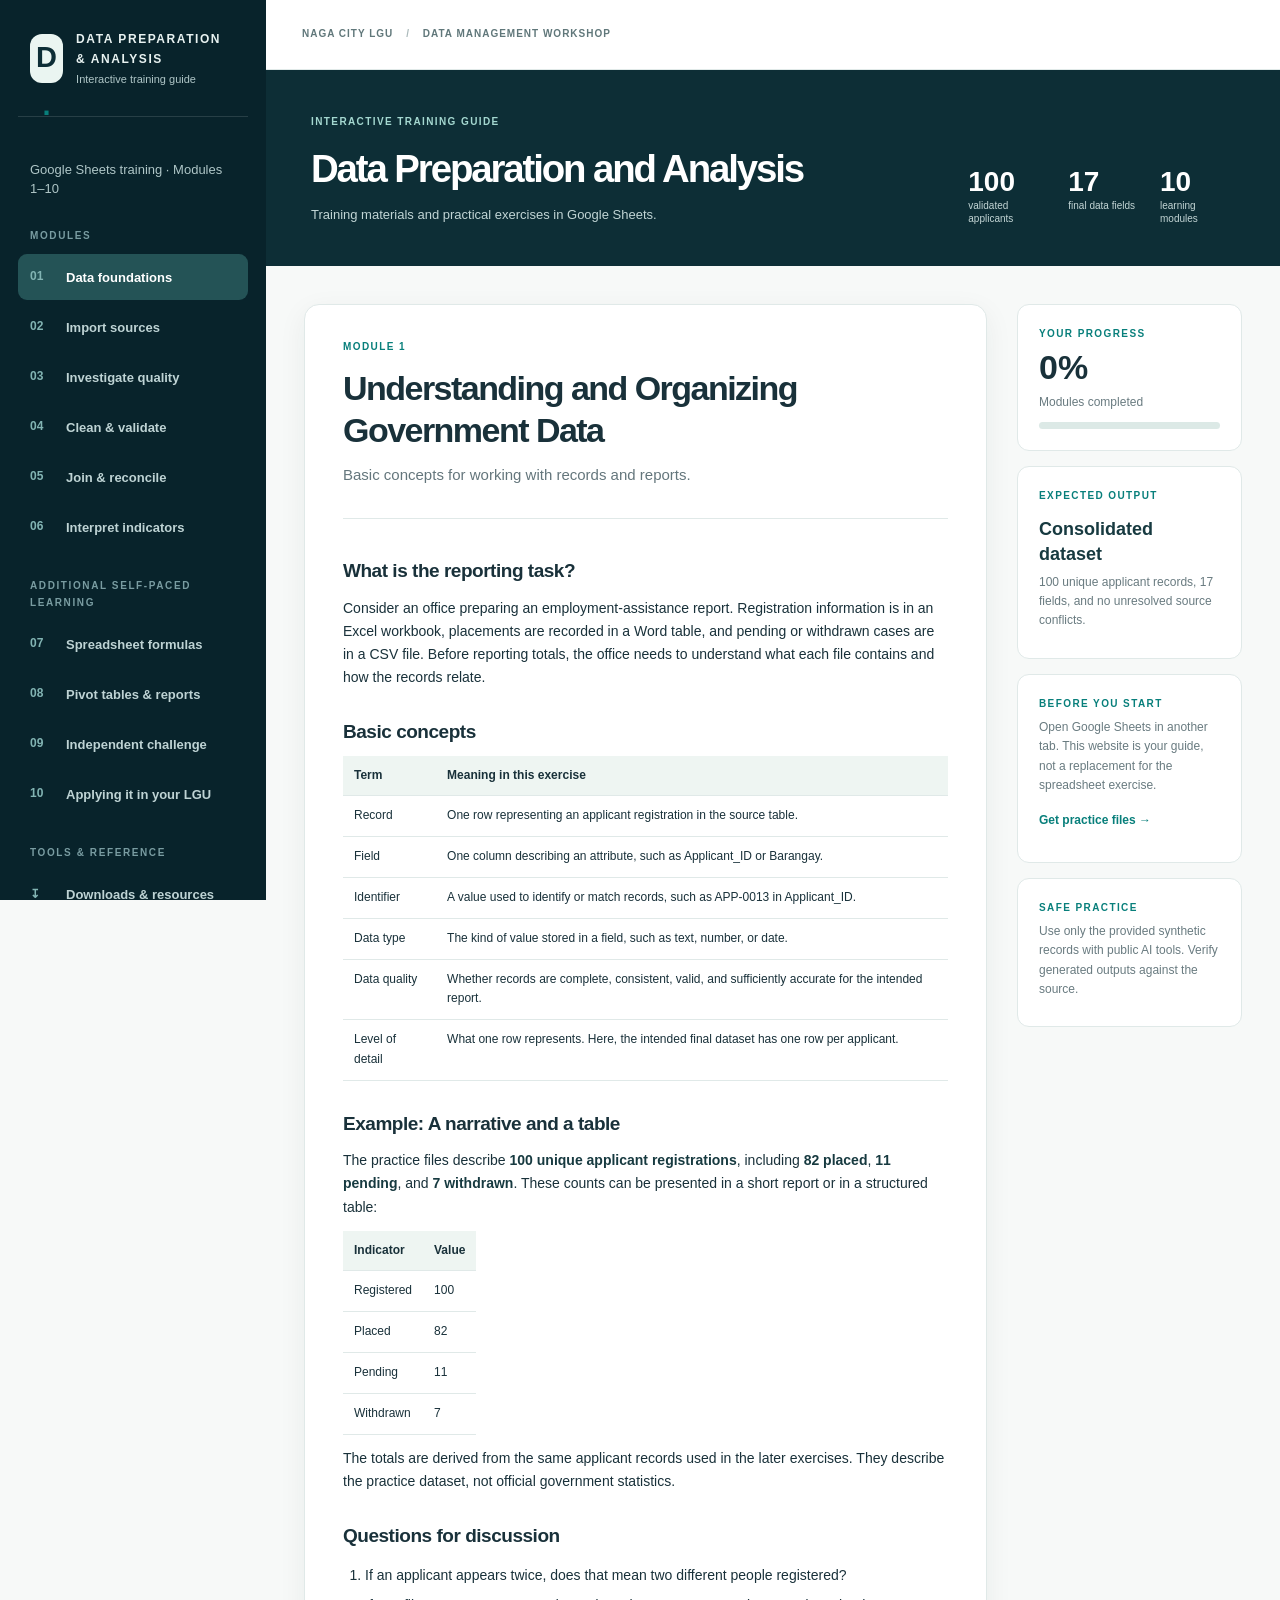
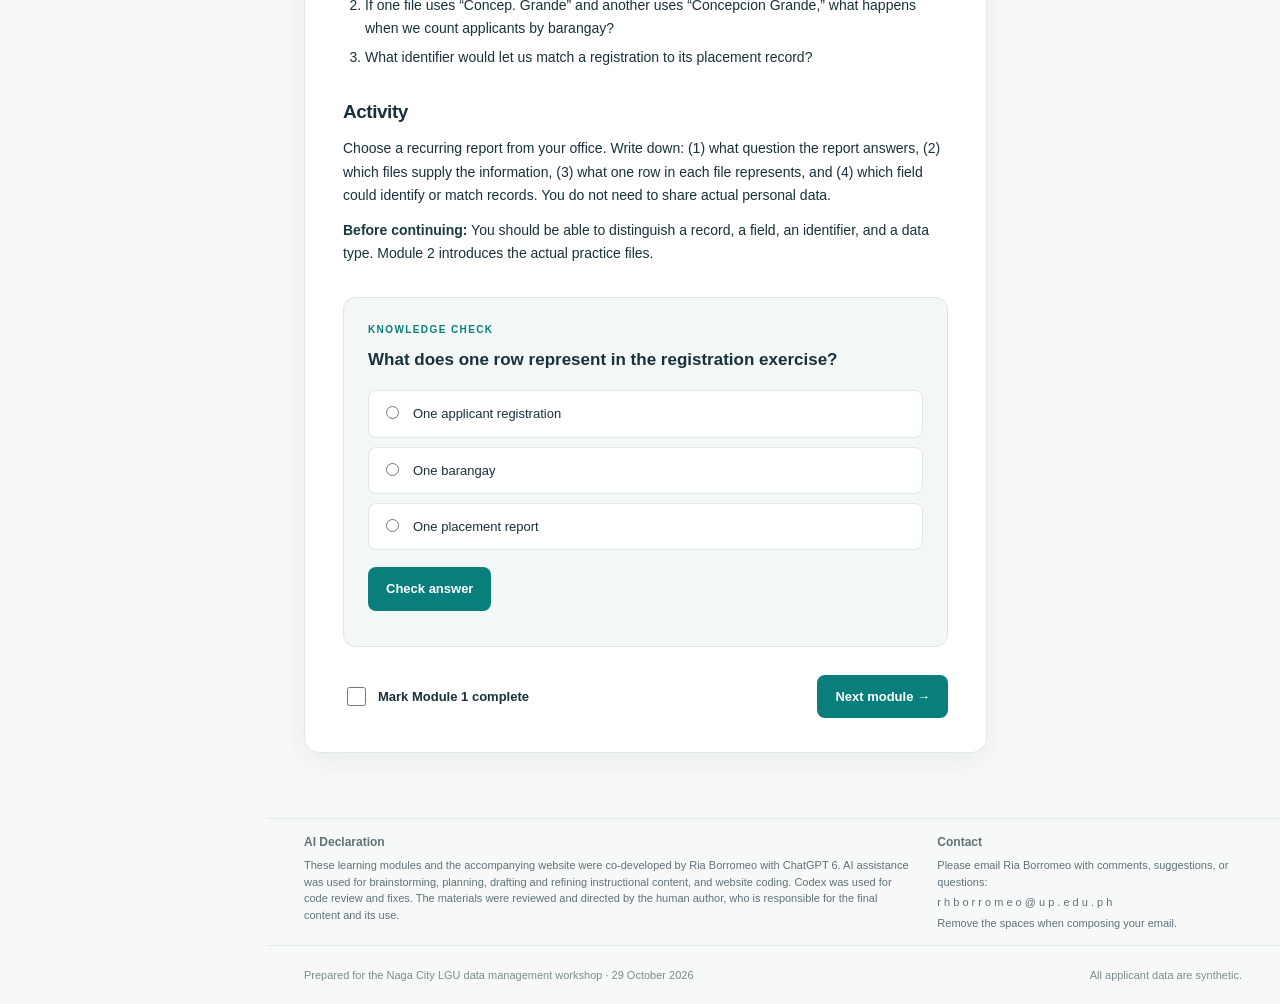
<file: data-prep/index.html>
<!DOCTYPE html>

<html lang="en"><head><meta charset="utf-8"/><meta content="width=device-width, initial-scale=1" name="viewport"/><meta content="#0d2e36" name="theme-color"/><meta content="Self-paced Google Sheets training in data preparation, validation, integration and indicators." name="description"/><title>Data Preparation and Analysis | Training Guide</title><link href="styles.css" rel="stylesheet"/></head><body>
<a class="skip" href="#main">Skip to content</a><div class="app-shell">
<aside aria-label="Course navigation" class="sidebar"><div class="brand"><span class="brand-mark">D<span class="brand-dot">.</span></span><div><strong>DATA PREPARATION &amp; ANALYSIS</strong><small>Interactive training guide</small></div></div>
<div class="course-meta"><p>Google Sheets training · Modules 1–10</p></div>
<div class="nav-heading">MODULES</div><nav class="module-nav"><button class="nav-item" data-nav="1" type="button"><span class="nav-number">01</span><span class="nav-name">Data foundations</span><span aria-hidden="true" class="nav-check">✓</span></button><button class="nav-item" data-nav="2" type="button"><span class="nav-number">02</span><span class="nav-name">Import sources</span><span aria-hidden="true" class="nav-check">✓</span></button><button class="nav-item" data-nav="3" type="button"><span class="nav-number">03</span><span class="nav-name">Investigate quality</span><span aria-hidden="true" class="nav-check">✓</span></button><button class="nav-item" data-nav="4" type="button"><span class="nav-number">04</span><span class="nav-name">Clean &amp; validate</span><span aria-hidden="true" class="nav-check">✓</span></button><button class="nav-item" data-nav="5" type="button"><span class="nav-number">05</span><span class="nav-name">Join &amp; reconcile</span><span aria-hidden="true" class="nav-check">✓</span></button><button class="nav-item" data-nav="6" type="button"><span class="nav-number">06</span><span class="nav-name">Interpret indicators</span><span aria-hidden="true" class="nav-check">✓</span></button></nav><div class="nav-heading nav-heading-lower">ADDITIONAL SELF-PACED LEARNING</div><nav class="module-nav"><button class="nav-item" data-nav="7" type="button"><span class="nav-number">07</span><span class="nav-name">Spreadsheet formulas</span><span aria-hidden="true" class="nav-check">✓</span></button><button class="nav-item" data-nav="8" type="button"><span class="nav-number">08</span><span class="nav-name">Pivot tables &amp; reports</span><span aria-hidden="true" class="nav-check">✓</span></button><button class="nav-item" data-nav="9" type="button"><span class="nav-number">09</span><span class="nav-name">Independent challenge</span><span aria-hidden="true" class="nav-check">✓</span></button><button class="nav-item" data-nav="11" type="button"><span class="nav-number">10</span><span class="nav-name">Applying it in your LGU</span><span aria-hidden="true" class="nav-check">✓</span></button></nav><div class="nav-heading nav-heading-lower">TOOLS &amp; REFERENCE</div><nav class="utility-nav"><button class="nav-item" data-nav="10" type="button"><span class="nav-number">↧</span><span class="nav-name">Downloads &amp; resources</span></button></nav><div class="sidebar-bottom"><span id="progress-label">0 of 6 modules complete</span><div class="progress-track"><div id="progress-fill"></div></div><button id="reset-progress" type="button">Reset module checkmarks</button><div aria-live="polite" class="optional-progress"><strong id="optional-progress-label">0 of 4 additional modules complete</strong><div class="progress-track"><div id="optional-progress-fill"></div></div></div><div class="backup-controls"><button id="export-progress" type="button">Export progress backup</button><button id="import-progress" type="button">Import progress backup</button><input accept=".json,application/json" hidden="" id="import-progress-file" type="file"/><p aria-live="polite" id="storage-status" role="status"></p></div></div></aside>
<div class="workspace"><header class="topbar"><button aria-controls="mobile-drawer" aria-expanded="false" id="mobile-menu" type="button">☰ <span>Modules</span></button><div class="top-label">NAGA CITY LGU <span>/</span> DATA MANAGEMENT WORKSHOP</div></header>
<div class="mobile-drawer" hidden="" id="mobile-drawer"><div class="mobile-nav"><button class="nav-item" data-nav="1" type="button"><span class="nav-number">01</span><span class="nav-name">Data foundations</span><span aria-hidden="true" class="nav-check">✓</span></button><button class="nav-item" data-nav="2" type="button"><span class="nav-number">02</span><span class="nav-name">Import sources</span><span aria-hidden="true" class="nav-check">✓</span></button><button class="nav-item" data-nav="3" type="button"><span class="nav-number">03</span><span class="nav-name">Investigate quality</span><span aria-hidden="true" class="nav-check">✓</span></button><button class="nav-item" data-nav="4" type="button"><span class="nav-number">04</span><span class="nav-name">Clean &amp; validate</span><span aria-hidden="true" class="nav-check">✓</span></button><button class="nav-item" data-nav="5" type="button"><span class="nav-number">05</span><span class="nav-name">Join &amp; reconcile</span><span aria-hidden="true" class="nav-check">✓</span></button><button class="nav-item" data-nav="6" type="button"><span class="nav-number">06</span><span class="nav-name">Interpret indicators</span><span aria-hidden="true" class="nav-check">✓</span></button><button class="nav-item" data-nav="7" type="button"><span class="nav-number">07</span><span class="nav-name">Spreadsheet formulas</span><span aria-hidden="true" class="nav-check">✓</span></button><button class="nav-item" data-nav="8" type="button"><span class="nav-number">08</span><span class="nav-name">Pivot tables &amp; reports</span><span aria-hidden="true" class="nav-check">✓</span></button><button class="nav-item" data-nav="9" type="button"><span class="nav-number">09</span><span class="nav-name">Independent challenge</span><span aria-hidden="true" class="nav-check">✓</span></button><button class="nav-item" data-nav="11" type="button"><span class="nav-number">10</span><span class="nav-name">Applying it in your LGU</span><span aria-hidden="true" class="nav-check">✓</span></button><button class="nav-item" data-nav="10" type="button">↧   Downloads &amp; resources</button></div></div>
<div aria-label="Your progress" id="mobile-progress"></div>
<main id="main"><div class="intro-banner"><span class="intro-kicker">INTERACTIVE TRAINING GUIDE</span><div class="intro-row"><div><h2>Data Preparation and Analysis</h2><p>Training materials and practical exercises in Google Sheets.</p></div><div class="intro-metrics"><div><strong>100</strong><span>validated applicants</span></div><div><strong>17</strong><span>final data fields</span></div><div><strong>10</strong><span>learning modules</span></div></div></div></div>
<div class="content-layout"><div class="main-column"><section class="module-panel" data-module="1" hidden="" id="module-1">
<div class="eyebrow">MODULE 1</div>
<h1>Understanding and Organizing Government Data</h1><p class="lead">Basic concepts for working with records and reports.</p>
<div class="module-content">
<h3>What is the reporting task?</h3>
<p>Consider an office preparing an employment-assistance report. Registration information is in an Excel workbook, placements are recorded in a Word table, and pending or withdrawn cases are in a CSV file. Before reporting totals, the office needs to understand what each file contains and how the records relate.</p>
<h3>Basic concepts</h3>
<table class="responsive-table"><thead><tr><th>Term</th><th>Meaning in this exercise</th></tr></thead><tbody>
<tr><td data-label="Term">Record</td><td data-label="Meaning in this exercise">One row representing an applicant registration in the source table.</td></tr>
<tr><td data-label="Term">Field</td><td data-label="Meaning in this exercise">One column describing an attribute, such as Applicant_ID or Barangay.</td></tr>
<tr><td data-label="Term">Identifier</td><td data-label="Meaning in this exercise">A value used to identify or match records, such as APP-0013 in Applicant_ID.</td></tr>
<tr><td data-label="Term">Data type</td><td data-label="Meaning in this exercise">The kind of value stored in a field, such as text, number, or date.</td></tr>
<tr><td data-label="Term">Data quality</td><td data-label="Meaning in this exercise">Whether records are complete, consistent, valid, and sufficiently accurate for the intended report.</td></tr>
<tr><td data-label="Term">Level of detail</td><td data-label="Meaning in this exercise">What one row represents. Here, the intended final dataset has one row per applicant.</td></tr>
</tbody></table>
<h3>Example: A narrative and a table</h3>
<p>The practice files describe <strong>100 unique applicant registrations</strong>, including <strong>82 placed</strong>, <strong>11 pending</strong>, and <strong>7 withdrawn</strong>. These counts can be presented in a short report or in a structured table:</p>
<table class="responsive-table"><thead><tr><th>Indicator</th><th>Value</th></tr></thead><tbody><tr><td data-label="Indicator">Registered</td><td data-label="Value">100</td></tr><tr><td data-label="Indicator">Placed</td><td data-label="Value">82</td></tr><tr><td data-label="Indicator">Pending</td><td data-label="Value">11</td></tr><tr><td data-label="Indicator">Withdrawn</td><td data-label="Value">7</td></tr></tbody></table>
<p>The totals are derived from the same applicant records used in the later exercises. They describe the practice dataset, not official government statistics.</p>
<h3>Questions for discussion</h3>
<ol><li>If an applicant appears twice, does that mean two different people registered?</li><li>If one file uses “Concep. Grande” and another uses “Concepcion Grande,” what happens when we count applicants by barangay?</li><li>What identifier would let us match a registration to its placement record?</li></ol>
<h3>Activity</h3>
<p>Choose a recurring report from your office. Write down: (1) what question the report answers, (2) which files supply the information, (3) what one row in each file represents, and (4) which field could identify or match records. You do not need to share actual personal data.</p>
<p><strong>Before continuing:</strong> You should be able to distinguish a record, a field, an identifier, and a data type. Module 2 introduces the actual practice files.</p>
</div><div class="quiz-card" data-correct="0"><div class="eyebrow">KNOWLEDGE CHECK</div><h3>What does one row represent in the registration exercise?</h3><div class="answers"><label class="answer"><input name="q1" type="radio" value="0"/><span>One applicant registration</span></label><label class="answer"><input name="q1" type="radio" value="1"/><span>One barangay</span></label><label class="answer"><input name="q1" type="radio" value="2"/><span>One placement report</span></label></div><button class="quiz-submit primary-btn" type="button">Check answer</button><p aria-live="polite" class="quiz-feedback"></p><template>The table has one row per applicant registration and uses a stable Applicant_ID.</template></div>
<div class="module-footer"><label class="done-label"><input class="done-checkbox" data-done="1" type="checkbox"/><span>Mark Module 1 complete</span></label><button class="next-btn primary-btn" data-next="2" type="button">Next module →</button></div>
</section><section class="module-panel" data-module="2" hidden="" id="module-2">
<div class="eyebrow">MODULE 2</div>
<h1>Importing and Structuring Data</h1><p class="lead">Set up the four source worksheets for the later exercises.</p>
<div class="module-content">
<h3>Before you begin</h3>
<ol><li>Use a computer with a browser and access to Google Sheets. Sign in to your Google account.</li><li>Download the four files below to a folder you can find again.</li><li>Open <strong>Google Sheets → Blank spreadsheet</strong>. Rename the workbook <strong>Employment Data Exercise</strong>.</li><li>Keep this website open in another browser tab. Return to it after each step.</li></ol>
<div class="file-grid"><a class="file-card" download="" href="downloads/10_Module_7_Formula_Practice.csv"><span class="file-icon">CSV</span><span class="file-info"><strong>10_Module_7_Formula_Practice.csv</strong><small>Optional Module 7 · 12 synthetic records</small></span><span aria-hidden="true" class="dl-arrow">↓</span></a>
<a class="file-card" download="" href="downloads/01_Applicant_Registrations_MESSY.xlsx"><span class="file-icon">XLS</span><span class="file-info"><strong>01_Applicant_Registrations_MESSY.xlsx</strong><small>101 registration rows · 8 fields</small></span><span class="dl-arrow">↓</span></a>
<a class="file-card" download="" href="downloads/02_Placement_Report_WORD.docx"><span class="file-icon">DOC</span><span class="file-info"><strong>02_Placement_Report_WORD.docx</strong><small>82 placement rows · 3 fields</small></span><span class="dl-arrow">↓</span></a>
<a class="file-card" download="" href="downloads/03_Pending_Withdrawn_Status.csv"><span class="file-icon">CSV</span><span class="file-info"><strong>03_Pending_Withdrawn_Status.csv</strong><small>18 status rows · 3 fields</small></span><span class="dl-arrow">↓</span></a>
<a class="file-card" download="" href="downloads/04_Barangay_Reference.xlsx"><span class="file-icon">XLS</span><span class="file-info"><strong>04_Barangay_Reference.xlsx</strong><small>27 reference rows · 3 fields</small></span><span class="dl-arrow">↓</span></a>
</div>
<p>Keep the four sources in separate worksheets. Each contains different information, and preserving the original tables lets us inspect them before combining records in Module 5.</p><h3>Step 1. Import the registration workbook</h3>
<ol><li>In your new Google Sheets workbook, choose <strong>File → Import → Upload → Browse</strong>, then select <code>01_Applicant_Registrations_MESSY.xlsx</code>.</li><li>For <strong>Import location</strong>, choose <strong>Insert new sheet(s)</strong>, then select <strong>Import data</strong>. The imported sheet may initially be called <code>Registrations</code>.</li><li>At the bottom of the workbook, double-click the imported sheet tab and rename it exactly <code>Registrations_Raw</code>.</li><li>Check that row 1 contains eight headings, from <code>Applicant_ID</code> in A1 to <code>Region</code> in H1. The last data row should be <strong>102</strong> (101 records plus one header).</li></ol>
<p>Check: In an unused cell such as J1, enter the formula below. It should return 101. Delete this temporary check afterward.</p>
<div class="code-wrap"><button class="copy-btn" type="button">Copy formula</button><pre><code>=COUNTA(A2:A102)</code></pre></div>
<h3>Step 2. Copy the placement table from Word</h3><ol><li>Open <code>02_Placement_Report_WORD.docx</code> in Microsoft Word or another application that displays its table.</li><li>In Google Sheets, add a blank sheet using the <strong>+</strong> button at the bottom. Rename it <code>Placements_Raw</code>.</li><li>In Word, select the <strong>entire placement table</strong>, including the header row, and copy it.</li><li>In Google Sheets, click <code>Placements_Raw!A1</code> and paste. If the table does not paste as three separate columns, use the alternative below.</li><li>Verify that A1 is <code>Applicant_ID</code>, B1 is <code>Date_Placed</code>, and C1 is <code>Employer_Industry</code>. The last data row should be <strong>83</strong>.</li></ol><div class="notice subtle"><strong>If the Word table does not paste into three columns:</strong> Do not try to guess a delimiter. Open the document in Word, copy the table into Excel first, verify that it occupies three columns, then copy those three columns from Excel into <code>Placements_Raw!A1</code>. This is often more reliable than splitting text copied from a Word table.</div><p><strong>Check:</strong> In <code>Placements_Raw!E1</code>, enter the formula below. Expected result: <strong>82</strong>.</p><div class="code-wrap"><button class="copy-btn" type="button">Copy formula</button><pre><code>=COUNTA(A2:A83)</code></pre></div><h3>Step 3. Import the status CSV</h3><ol><li>Choose <strong>File → Import → Upload → Browse</strong> and select <code>03_Pending_Withdrawn_Status.csv</code>.</li><li>Choose <strong>Insert new sheet(s)</strong>. If the import dialog asks for a separator, select <strong>Comma</strong>; if it offers automatic detection, verify that the preview has three columns.</li><li>Rename the imported sheet <code>Status_Raw</code>.</li><li>Check that columns A–C are <code>Applicant_ID</code>, <code>Status</code>, and <code>Days_Pending</code>. The last data row should be <strong>19</strong>.</li></ol><p><strong>Check:</strong> In <code>Status_Raw!E1</code>, enter the formula below. Expected result: <strong>18</strong>.</p><div class="code-wrap"><button class="copy-btn" type="button">Copy formula</button><pre><code>=COUNTA(A2:A19)</code></pre></div><h3>Step 4. Import the barangay reference workbook</h3><ol><li>Choose <strong>File → Import → Upload → Browse</strong> and select <code>04_Barangay_Reference.xlsx</code>.</li><li>Choose <strong>Insert new sheet(s)</strong>. Rename the imported sheet <code>Barangay_Reference</code> if needed.</li><li>Check that the three headings are <code>Barangay_Standard</code>, <code>Latitude</code>, and <code>Longitude</code>. The last data row should be <strong>28</strong>.</li></ol><p><strong>Check:</strong> In <code>Barangay_Reference!E1</code>, enter the formula below. Expected result: <strong>27</strong>.</p><div class="code-wrap"><button class="copy-btn" type="button">Copy formula</button><pre><code>=COUNTA(A2:A28)</code></pre></div><h3>Step 5. Check the imported worksheets</h3>
<table class="responsive-table"><thead><tr><th>Worksheet name</th><th>Expected headings</th><th>Data rows</th><th>Last row</th></tr></thead><tbody>
<tr><td data-label="Worksheet name"><code>Registrations_Raw</code></td><td data-label="Expected headings">A–H: Applicant_ID, Date_Registered, Barangay, Sector, Age_Group, City, Province, Region</td><td data-label="Data rows">101</td><td data-label="Last row">102</td></tr>
<tr><td data-label="Worksheet name"><code>Placements_Raw</code></td><td data-label="Expected headings">A–C: Applicant_ID, Date_Placed, Employer_Industry</td><td data-label="Data rows">82</td><td data-label="Last row">83</td></tr>
<tr><td data-label="Worksheet name"><code>Status_Raw</code></td><td data-label="Expected headings">A–C: Applicant_ID, Status, Days_Pending</td><td data-label="Data rows">18</td><td data-label="Last row">19</td></tr>
<tr><td data-label="Worksheet name"><code>Barangay_Reference</code></td><td data-label="Expected headings">A–C: Barangay_Standard, Latitude, Longitude</td><td data-label="Data rows">27</td><td data-label="Last row">28</td></tr>
</tbody></table>
<p>Optional: For easier browsing, select row 1 and choose <strong>View → Freeze → 1 row</strong>. You can also select the populated table and choose <strong>Data → Create a filter</strong>. Do not change any original values in these four sheets.</p>
<h3>What to do if a check fails</h3>
<ul><li><strong>Wrong number of rows:</strong> Check whether the header was copied, whether any rows were omitted, and whether you counted data rows rather than the header.</li><li><strong>All values in column A:</strong> Re-import the CSV using a comma separator. For the Word table, use the Word → Excel → Google Sheets alternative above.</li><li><strong>Later formulas say a worksheet cannot be found:</strong> Check the spelling of the four worksheet names, including underscores.</li><li><strong>Dates appear as text:</strong> Leave them unchanged for now. We will convert dates in working columns in later modules.</li><li><strong>The CSV heading has an unexpected character:</strong> Re-import with UTF-8 encoding if the import dialog offers it. The heading should be exactly <code>Applicant_ID</code>.</li></ul>
<p><strong>Remove temporary count checks: </strong>Delete the formulas entered in Registrations_Raw!J1, Placements_Raw!E1, Status_Raw!E1, and Barangay_Reference!E1 after verifying the counts. Later modules use some of these cells for other purposes.</p><p><strong>Before continuing:</strong> Confirm that all four source worksheets exist, the headings occupy the expected columns, and the row counts are 101, 82, 18, and 27. Module 3 will inspect the source data for quality issues.</p>
</div><div class="quiz-card" data-correct="1"><div class="eyebrow">KNOWLEDGE CHECK</div><h3>Why do we keep the four imported sources in separate worksheets?</h3><div class="answers"><label class="answer"><input name="q2" type="radio" value="0"/><span>To make all the tables have the same number of rows</span></label><label class="answer"><input name="q2" type="radio" value="1"/><span>To preserve the sources and inspect their contents before combining records</span></label><label class="answer"><input name="q2" type="radio" value="2"/><span>Because Google Sheets cannot use information from different worksheets</span></label></div><button class="quiz-submit primary-btn" type="button">Check answer</button><p aria-live="polite" class="quiz-feedback"></p><template>The worksheets preserve different source records. We check their structure and quality before combining related information.</template></div>
<div class="module-footer"><label class="done-label"><input class="done-checkbox" data-done="2" type="checkbox"/><span>Mark Module 2 complete</span></label><button class="next-btn primary-btn" data-next="3" type="button">Next module →</button></div>
</section><section class="module-panel" data-module="3" hidden="" id="module-3">
<div class="eyebrow">MODULE 3</div>
<h1>Identifying Data Quality Issues</h1><p class="lead">Inspect the source records and decide which issues need correction or review.</p>
<div class="module-content"><h3>What to look for</h3><p>Before changing a dataset, check whether records are complete, valid, consistent, and unique. An unusual value may be a data-entry error, but it may also be correct. Keep the original records while investigating.</p><h3>Types of issues</h3><p>Different problems require different responses. Formatting differences can often be standardized. An abbreviation should be checked against an approved reference. Duplicate identifiers and missing or unexpected values require review before a record is changed or excluded.</p><table class="responsive-table"><thead><tr><th>Issue</th><th>Example</th><th>Response</th></tr></thead><tbody><tr><td data-label="Issue">Formatting</td><td data-label="Example">Extra spaces</td><td data-label="Response">Standardize in a working column</td></tr><tr><td data-label="Issue">Inconsistent representation</td><td data-label="Example"><code>Concep. Grande</code></td><td data-label="Response">Compare with the reference list</td></tr><tr><td data-label="Issue">Duplicate identifier</td><td data-label="Example"><code>APP-0013</code> appears twice</td><td data-label="Response">Compare both records and document a decision</td></tr><tr><td data-label="Issue">Missing or invalid value</td><td data-label="Example">Blank required field</td><td data-label="Response">Investigate before using the record</td></tr></tbody></table><h3>Step 1. Examine the registration worksheet</h3><ol><li>Open <code>Registrations_Raw</code> in the workbook created in Module 2.</li><li>Confirm that row 1 contains the headings and that data occupy rows 2–102.</li><li>To examine one field, select the table and choose <strong>Data → Create a filter</strong>. Use the filter arrow in a heading to inspect values. Clear the filter before continuing.</li><li>Inspect columns A (<code>Applicant_ID</code>), C (<code>Barangay</code>), and D (<code>Sector</code>). Compare your observations with the table below.</li></ol><table class="responsive-table"><thead><tr><th>Issue</th><th>What you should find</th><th>Next action</th></tr></thead><tbody><tr><td data-label="Issue">Repeated identifier</td><td data-label="What you should find"><code>APP-0013</code> occurs in rows <strong>14 and 102</strong>.</td><td data-label="Next action">Compare both records; document which one to retain.</td></tr><tr><td data-label="Issue">Extra spaces</td><td data-label="What you should find">Rows <strong>7 and 20</strong> contain barangay names with spaces at the beginning or end.</td><td data-label="Next action">Remove spaces in a working column.</td></tr><tr><td data-label="Issue">Abbreviated barangay</td><td data-label="What you should find">Row <strong>31</strong> contains <code>Concep. Grande</code>.</td><td data-label="Next action">Use the approved name <code>Concepcion Grande</code>.</td></tr><tr><td data-label="Issue">Inconsistent capitalization</td><td data-label="What you should find">Rows <strong>10 and 46</strong> contain <code>YOUTH (18–30)</code>.</td><td data-label="Next action">Standardize the sector label.</td></tr><tr><td data-label="Issue">Missing values</td><td data-label="What you should find">No blank values in the eight original registration fields.</td><td data-label="Next action">Still check required fields when new records arrive.</td></tr></tbody></table><p><strong>Important:</strong> The row numbers above refer to the original imported worksheet. Sorting the worksheet may change their positions. You can always find a record using its <code>Applicant_ID</code>.</p><h3>Step 2. Compare the duplicate records</h3><ol><li>Locate <code>APP-0013</code> in rows 14 and 102.</li><li>Compare columns A–H in both rows. In this practice file, the values are identical.</li><li>Do not delete either row from <code>Registrations_Raw</code>. Module 4 will record a decision in a separate working worksheet.</li></ol><h3>Step 3. Create a cleaning log</h3><ol><li>Click <strong>+</strong> at the bottom of Google Sheets to create a worksheet.</li><li>Rename it <code>Cleaning_Log</code>.</li><li>Enter these six headings in cells A1–F1: <code>Date</code>, <code>Worksheet</code>, <code>Applicant_ID</code>, <code>Issue</code>, <code>Decision</code>, <code>Basis/Reviewer</code>.</li><li>Record that <code>APP-0013</code> has two identical source records. The final retain/exclude decision will be entered in Module 4.</li></ol><p>For example, after creating the six headings, you can enter the following in row 2. Leave the final decision open until Module 4.</p><table class="responsive-table"><thead><tr><th>Cell</th><th>Example entry</th></tr></thead><tbody><tr><td data-label="Cell">A2</td><td data-label="Example entry">Date of your review</td></tr><tr><td data-label="Cell">B2</td><td data-label="Example entry"><code>Registrations_Raw</code></td></tr><tr><td data-label="Cell">C2</td><td data-label="Example entry"><code>APP-0013</code></td></tr><tr><td data-label="Cell">D2</td><td data-label="Example entry"><code>Duplicate identifier</code></td></tr><tr><td data-label="Cell">E2</td><td data-label="Example entry"><code>Pending review</code></td></tr><tr><td data-label="Cell">F2</td><td data-label="Example entry"><code>Rows 14 and 102 have identical values; reviewer: [your name]</code></td></tr></tbody></table><p>The working sheet will hold the actual cleaning formulas and review decisions. The cleaning log records what was found, what was decided, and the basis for that decision.</p><p><strong>Check:</strong> You should have identified the issues without changing the original registration values. The cleaning log should have its six headings.</p></div>
<div class="quiz-card" data-correct="1"><div class="eyebrow">KNOWLEDGE CHECK</div><h3>APP-0013 appears twice with identical values. What is the appropriate action?</h3><div class="answers"><label class="answer"><input name="q3" type="radio" value="0"/><span>Delete both automatically</span></label><label class="answer"><input name="q3" type="radio" value="1"/><span>Flag, compare, then retain one with a documented decision</span></label><label class="answer"><input name="q3" type="radio" value="2"/><span>Count both as two applicants</span></label></div><button class="quiz-submit primary-btn" type="button">Check answer</button><p aria-live="polite" class="quiz-feedback"></p><template>A duplicate is a review finding. The decision must be verified and recorded.</template></div>
<div class="module-footer"><label class="done-label"><input class="done-checkbox" data-done="3" type="checkbox"/><span>Mark Module 3 complete</span></label><button class="next-btn primary-btn" data-next="4" type="button">Next module →</button></div>
</section><section class="module-panel" data-module="4" hidden="" id="module-4">
<div class="eyebrow">MODULE 4</div>
<h1>Cleaning and Validating Data</h1><p class="lead">Apply cleaning formulas, review duplicates, and create a validated registration table.</p>
<div class="module-content"><p>This module has four operations: <strong>standardize values</strong>, <strong>identify records requiring review</strong>, <strong>record decisions</strong>, and <strong>create a validated dataset</strong>. Follow the steps in order.</p><h3>Step 1. Make a working copy</h3><ol><li>In Google Sheets, right-click the <code>Registrations_Raw</code> worksheet tab.</li><li>Choose <strong>Duplicate</strong>.</li><li>Rename the new worksheet <code>Registrations_Auto</code>.</li><li>Do not edit the original values in columns A–H.</li><li>Enter these headings in row 1 of the new sheet: <code>I1 Barangay_Trimmed</code>, <code>J1 Barangay_Clean</code>, <code>K1 Sector_Clean</code>, <code>L1 ID_Count</code>, <code>M1 Duplicate_Review</code>, <code>N1 Barangay_Check</code>, <code>O1 Record_Check</code>, <code>P1 Review_Decision</code>.</li></ol><p>Enter the seven formulas below in row 2, one at a time. Leave column P empty until the duplicate-review step.</p><h3>Step 2. Enter the cleaning and checking formulas</h3>
<h3>A. Standardize values</h3><h4>Remove extra spaces</h4><p><strong>Worksheet:</strong> <code>Registrations_Auto</code> · <strong>Cell:</strong> <code>I2</code>. Remove leading and trailing spaces from the barangay name.</p><div class="code-wrap"><button aria-label="Copy formula" class="copy-btn" type="button">Copy formula</button><pre><code>=TRIM(C2)</code></pre></div><p>Check that the result for row 7 no longer has spaces at the beginning or end.</p>
<h4>Standardize the barangay</h4><p><strong>Worksheet:</strong> <code>Registrations_Auto</code> · <strong>Cell:</strong> <code>J2</code>. Replace the known abbreviation with the approved name.</p><div class="code-wrap"><button aria-label="Copy formula" class="copy-btn" type="button">Copy formula</button><pre><code>=IF(I2="Concep. Grande","Concepcion Grande",I2)</code></pre></div><p>Row 31 should display <code>Concepcion Grande</code>.</p>
<h4>Standardize the sector</h4><p><strong>Worksheet:</strong> <code>Registrations_Auto</code> · <strong>Cell:</strong> <code>K2</code>. Convert the uppercase youth label to the agreed capitalization.</p><div class="code-wrap"><button aria-label="Copy formula" class="copy-btn" type="button">Copy formula</button><pre><code>=IF(UPPER(TRIM(D2))="YOUTH (18–30)","Youth (18–30)",TRIM(D2))</code></pre></div><p>Rows 10 and 46 should display <code>Youth (18–30)</code>.</p>
<h3>B. Identify records requiring review</h3><h4>Count repeated identifiers</h4><p><strong>Worksheet:</strong> <code>Registrations_Auto</code> · <strong>Cell:</strong> <code>L2</code>. Count how often each applicant ID appears in column A.</p><div class="code-wrap"><button aria-label="Copy formula" class="copy-btn" type="button">Copy formula</button><pre><code>=COUNTIF($A$2:$A,A2)</code></pre></div><p>Rows 14 and 102 should each return <strong>2</strong>.</p>
<h4>Flag duplicate IDs</h4><p><strong>Worksheet:</strong> <code>Registrations_Auto</code> · <strong>Cell:</strong> <code>M2</code>. Mark IDs that appear more than once.</p><div class="code-wrap"><button aria-label="Copy formula" class="copy-btn" type="button">Copy formula</button><pre><code>=IF(A2="","Missing ID",IF(L2&gt;1,"Review duplicate","Unique"))</code></pre></div><p>Rows 14 and 102 should show <code>Review duplicate</code>.</p>
<h4>Validate the barangay</h4><p><strong>Worksheet:</strong> <code>Registrations_Auto</code> · <strong>Cell:</strong> <code>N2</code>. Check the cleaned barangay against the 27 approved values in <code>Barangay_Reference</code>.</p><div class="code-wrap"><button aria-label="Copy formula" class="copy-btn" type="button">Copy formula</button><pre><code>=IF(J2="","Missing",IF(COUNTIF(Barangay_Reference!$A$2:$A,J2)&gt;0,"Valid","Review"))</code></pre></div><p>All 101 records should show <code>Valid</code>.</p>
<h4>Check each record</h4><p><strong>Worksheet:</strong> <code>Registrations_Auto</code> · <strong>Cell:</strong> <code>O2</code>. Classify records as ready or requiring review.</p><div class="code-wrap"><button aria-label="Copy formula" class="copy-btn" type="button">Copy formula</button><pre><code>=IF(A2="","Review missing ID",IF(M2="Review duplicate","Review duplicate",IF(N2&lt;&gt;"Valid","Review barangay","Ready")))</code></pre></div><p>Expected: <strong>99 Ready</strong> and <strong>2 Review duplicate</strong>.</p>
<p><strong>Copying formulas down: </strong>After you have entered all seven formulas, copy Registrations_Auto!I2:O2, select I3:O102, and paste. Google Sheets adjusts relative references such as C2 to C3 in the next row. References with dollar signs, such as $A$2:$A, remain fixed.</p><h3>Step 3. Verify the results before making decisions</h3><p>In <code>Registrations_Auto</code>, enter these checks in the indicated cells:</p>
<h4>Count records ready for use</h4><p><strong>Worksheet:</strong> <code>Registrations_Auto</code> · <strong>Cell:</strong> <code>R2</code>. Enter <code>Ready records</code> in R1.</p><div class="code-wrap"><button aria-label="Copy formula" class="copy-btn" type="button">Copy formula</button><pre><code>=COUNTIF(O2:O102,"Ready")</code></pre></div><p>Expected result: <strong>99</strong>.</p>
<h4>Count records needing duplicate review</h4><p><strong>Worksheet:</strong> <code>Registrations_Auto</code> · <strong>Cell:</strong> <code>S2</code>. Enter <code>Duplicate reviews</code> in S1.</p><div class="code-wrap"><button aria-label="Copy formula" class="copy-btn" type="button">Copy formula</button><pre><code>=COUNTIF(O2:O102,"Review duplicate")</code></pre></div><p>Expected result: <strong>2</strong>.</p>
<h4>Count valid barangays</h4><p><strong>Worksheet:</strong> <code>Registrations_Auto</code> · <strong>Cell:</strong> <code>T2</code>. Enter <code>Valid barangays</code> in T1.</p><div class="code-wrap"><button aria-label="Copy formula" class="copy-btn" type="button">Copy formula</button><pre><code>=COUNTIF(N2:N102,"Valid")</code></pre></div><p>Expected result: <strong>101</strong>.</p>
<h3>C. Review and resolve issues</h3><h3>Step 4. Record the duplicate decision</h3><ol><li>Compare the two <code>APP-0013</code> records in rows 14 and 102. In this exercise they have identical values.</li><li>In <code>Registrations_Auto!P14</code>, enter <code>Retain</code>.</li><li>In <code>Registrations_Auto!P102</code>, enter <code>Exclude</code>.</li><li>Leave column P blank for the other 99 records.</li><li>In <code>Cleaning_Log!E2</code>, replace <code>Pending review</code> with <code>Retain row 14; exclude row 102</code>. In <code>F2</code>, record that both source rows were compared and found identical, and include the reviewer’s name. Keep the source records unchanged.</li></ol><p>These are decisions for the supplied practice file. In an actual office dataset, duplicates should be reviewed before deciding which record to keep.</p><h3>D. Create the validated dataset</h3><h3>Step 5. Create the validated registration worksheet</h3><ol><li>Create a new blank worksheet named <code>Registrations_Validated</code>.</li><li>Click cell <code>A1</code> and paste the formula below. The formula fills columns A–H automatically. Leave the cells below and to the right of A1 empty so the result can expand.</li></ol>
<div class="code-wrap"><button aria-label="Copy formula" class="copy-btn" type="button">Copy formula</button><pre><code>={
"Applicant_ID","Date_Registered","Barangay","Sector","Age_Group","City","Province","Region";
FILTER(
{Registrations_Auto!A2:B,Registrations_Auto!J2:K,Registrations_Auto!E2:H},
(Registrations_Auto!O2:O="Ready")+(Registrations_Auto!P2:P="Retain")
)
}</code></pre></div>
<p><strong>Expected:</strong> 100 applicant rows, with headings in row 1. The duplicate appears once. The dates may still be stored as text; we will convert them in Module 5.</p>
<h4>Count validated applicants</h4><p><strong>Worksheet:</strong> <code>Registrations_Validated</code> · <strong>Cell:</strong> <code>J2</code>. In <code>Registrations_Validated</code>, enter <code>Validated records</code> in J1.</p><div class="code-wrap"><button aria-label="Copy formula" class="copy-btn" type="button">Copy formula</button><pre><code>=COUNTA(A2:A)</code></pre></div><p>Expected result: <strong>100</strong>.</p>
<h4>Count unique applicant IDs</h4><p><strong>Worksheet:</strong> <code>Registrations_Validated</code> · <strong>Cell:</strong> <code>K2</code>. Enter <code>Unique IDs</code> in K1.</p><div class="code-wrap"><button aria-label="Copy formula" class="copy-btn" type="button">Copy formula</button><pre><code>=COUNTUNIQUE(A2:A)</code></pre></div><p>Expected result: <strong>100</strong>.</p>
<h3>Step 6. Create the unresolved-review worksheet</h3><ol><li>Create a new blank worksheet named <code>Registrations_For_Review</code>.</li><li>Click <code>A1</code> and paste the formula below. Leave columns A–C below the formula empty.</li></ol>
<div class="code-wrap"><button aria-label="Copy formula" class="copy-btn" type="button">Copy formula</button><pre><code>={
"Applicant_ID","Issue","Decision";
IFNA(
FILTER(
{Registrations_Auto!A2:A,Registrations_Auto!O2:O,Registrations_Auto!P2:P},
Registrations_Auto!O2:O&lt;&gt;"Ready",
Registrations_Auto!A2:A&lt;&gt;"",
Registrations_Auto!P2:P=""
),
{"No unresolved records","",""}
)
}</code></pre></div>
<p><strong>Expected:</strong> Headings in A1:C1 and <code>No unresolved records</code> in A2. This is a message, not an applicant record. If you have not yet entered the decisions in P14 and P102, the two duplicate rows will appear here instead.</p><h3>If something does not match</h3><ul><li><strong>Wrong counts:</strong> Check that the formulas were filled through row 102 and that <code>P14</code> is <code>Retain</code> and <code>P102</code> is <code>Exclude</code>.</li><li><strong><code>#REF!</code> in a new worksheet:</strong> Make sure the formula has empty cells into which it can expand.</li><li><strong><code>ARRAY_LITERAL</code> error:</strong> Copy the complete review formula, including the three-value fallback inside <code>IFNA</code>.</li><li><strong>Formula refers to a missing sheet:</strong> Verify the worksheet names <code>Registrations_Auto</code> and <code>Barangay_Reference</code>.</li><li><strong>Unexpected barangay results:</strong> Confirm the spelling of <code>Concepcion Grande</code> and the reference list in <code>Barangay_Reference!A2:A28</code>.</li></ul><p><strong>Before continuing:</strong> Confirm that <code>Registrations_Validated</code> contains 100 unique applicant IDs and <code>Registrations_For_Review</code> shows no unresolved records. Keep all source worksheets for Module 5.</p></div>
<div class="quiz-card" data-correct="1"><div class="eyebrow">KNOWLEDGE CHECK</div><h3>Why do we keep Registrations_Raw unchanged?</h3><div class="answers"><label class="answer"><input name="q4" type="radio" value="0"/><span>So formulas run faster</span></label><label class="answer"><input name="q4" type="radio" value="1"/><span>So we can inspect the original records and verify cleaning decisions</span></label><label class="answer"><input name="q4" type="radio" value="2"/><span>So duplicates are automatically deleted</span></label></div><button class="quiz-submit primary-btn" type="button">Check answer</button><p aria-live="polite" class="quiz-feedback"></p><template>Keeping source values unchanged makes it possible to verify and document every cleaning decision.</template></div>
<div class="module-footer"><label class="done-label"><input class="done-checkbox" data-done="4" type="checkbox"/><span>Mark Module 4 complete</span></label><button class="next-btn primary-btn" data-next="5" type="button">Next module →</button></div>
</section><section class="module-panel" data-module="5" hidden="" id="module-5">
<div class="eyebrow">MODULE 5</div>
<h1>Combining and Updating Datasets</h1><p class="lead">Match applicant records, check source consistency, and prepare a consolidated dataset.</p>
<div class="module-content"><p><strong>Before starting:</strong> Complete Module 4. Your workbook should contain <code>Registrations_Validated</code> with 100 unique applicants, plus <code>Placements_Raw</code>, <code>Status_Raw</code>, and <code>Barangay_Reference</code>. Keep the source columns unchanged. This module matches records by <code>Applicant_ID</code>; it does not append the placement and status tables below the registration table.</p><div aria-label="Module 5 progress checklist" class="task-checklist"><h3>Module 5 checklist</h3><p>Use this checklist to keep track of your work. You can return to any step later.</p><div class="checklist-grid">
<label><input data-task="m5-1" type="checkbox"/> 1. Standardize status values</label>
<label><input data-task="m5-2" type="checkbox"/> 2. Convert placement dates</label>
<label><input data-task="m5-3" type="checkbox"/> 3. Reconcile source records</label>
<label><input data-task="m5-4" type="checkbox"/> 4. Create the consolidated worksheet</label>
<label><input data-task="m5-5" type="checkbox"/> 5. Match records and calculate fields</label>
<label><input data-task="m5-6" type="checkbox"/> 6. Verify the results</label>
<label><input data-task="m5-7" type="checkbox"/> 7. Export the CSV</label>
</div><p aria-live="polite" class="checklist-status">0 of 7 steps checked</p></div><h3>1. Prepare the status records</h3><p>In <code>Status_Raw</code>, column A contains <code>Applicant_ID</code>, B contains <code>Status</code>, and C contains <code>Days_Pending</code>. Type <code>Status_Clean</code> in D1.</p><div class="formula-step"><p><strong>Status_Raw · D2</strong></p><p>Standardize the capitalization and remove extra spaces.</p><div class="code-wrap"><button aria-label="Copy formula for Status_Raw cell D2" class="copy-btn" type="button">Copy formula</button><pre><code>=IF(A2="","",PROPER(TRIM(B2)))</code></pre></div><p><strong>Next:</strong> Copy D2 and paste into D3:D19.</p></div><div class="formula-step"><p><strong>Status_Raw · F2</strong></p><p>Use F1 for the label <code>Pending count</code>.</p><div class="code-wrap"><button aria-label="Copy formula for Status_Raw cell F2" class="copy-btn" type="button">Copy formula</button><pre><code>=COUNTIF(D2:D19,"Pending")</code></pre></div><p><strong>Next:</strong> Leave this check in F2.</p><p><strong>Expected:</strong> 11</p></div><div class="formula-step"><p><strong>Status_Raw · F4</strong></p><p>Use F3 for the label <code>Withdrawn count</code>.</p><div class="code-wrap"><button aria-label="Copy formula for Status_Raw cell F4" class="copy-btn" type="button">Copy formula</button><pre><code>=COUNTIF(D2:D19,"Withdrawn")</code></pre></div><p><strong>Next:</strong> Leave this check in F4.</p><p><strong>Expected:</strong> 7</p></div><h3>2. Convert placement dates</h3><p>In <code>Placements_Raw</code>, A is <code>Applicant_ID</code>, B is the original <code>Date_Placed</code> text, and C is <code>Employer_Industry</code>. Type <code>Date_Placed_Clean</code> in D1 and <code>Date_Check</code> in E1. Preserve columns A:C.</p><div class="formula-step"><p><strong>Placements_Raw · D2</strong></p><p>Convert an ISO date such as <code>2026-01-06</code> from text to a numeric Google Sheets date.</p><div class="code-wrap"><button aria-label="Copy formula for Placements_Raw cell D2" class="copy-btn" type="button">Copy formula</button><pre><code>=IF(B2="","",DATE(VALUE(LEFT(B2,4)),VALUE(MID(B2,6,2)),VALUE(RIGHT(B2,2))))</code></pre></div><p><strong>Next:</strong> Copy D2 through D83. Select column D, then choose <strong>Format → Number → Date</strong>.</p></div><div class="formula-step"><p><strong>Placements_Raw · E2</strong></p><p>Check whether the converted value is a numeric date.</p><div class="code-wrap"><button aria-label="Copy formula for Placements_Raw cell E2" class="copy-btn" type="button">Copy formula</button><pre><code>=ISNUMBER(D2)</code></pre></div><p><strong>Next:</strong> Copy E2 through E83.</p><p><strong>Expected:</strong> TRUE in every populated row.</p></div><div class="formula-step"><p><strong>Placements_Raw · L2</strong></p><p>Type <code>Converted dates</code> in L1.</p><div class="code-wrap"><button aria-label="Copy formula for Placements_Raw cell L2" class="copy-btn" type="button">Copy formula</button><pre><code>=COUNT(D2:D83)</code></pre></div><p><strong>Next:</strong> Keep this check outside the source data.</p><p><strong>Expected:</strong> 82</p></div><div class="formula-step"><p><strong>Placements_Raw · L4</strong></p><p>Type <code>Failed date conversions</code> in L3.</p><div class="code-wrap"><button aria-label="Copy formula for Placements_Raw cell L4" class="copy-btn" type="button">Copy formula</button><pre><code>=COUNTIF(E2:E83,FALSE)</code></pre></div><p><strong>Expected:</strong> 0</p></div><p><strong>If a date check fails:</strong> Confirm that column B contains dates in <code>YYYY-MM-DD</code> format, that the formula starts in D2, and that you filled down through row 83.</p><h3>3. Reconcile the source tables</h3><p>Before combining records, check that every outcome record has a matching registration, that the same applicant does not appear in both outcome tables, and that identifiers are unique within each outcome table. Enter each formula in the worksheet and cell specified.</p><div class="formula-step"><p><strong>Placements_Raw · F2</strong></p><p>Type <code>Registration_Match</code> in F1.</p><div class="code-wrap"><button aria-label="Copy formula for Placements_Raw cell F2" class="copy-btn" type="button">Copy formula</button><pre><code>=IF(A2="","",IF(COUNTIF(Registrations_Validated!$A$2:$A,A2)=0,"Unmatched","Matched"))</code></pre></div><p><strong>Next:</strong> Copy F2 through F83.</p></div><div class="formula-step"><p><strong>Placements_Raw · H2</strong></p><p>Type <code>Unmatched Placements</code> in H1.</p><div class="code-wrap"><button aria-label="Copy formula for Placements_Raw cell H2" class="copy-btn" type="button">Copy formula</button><pre><code>=COUNTIF(F2:F83,"Unmatched")</code></pre></div><p><strong>Expected:</strong> 0</p></div><div class="formula-step"><p><strong>Status_Raw · E2</strong></p><p>Type <code>Registration_Match</code> in E1.</p><div class="code-wrap"><button aria-label="Copy formula for Status_Raw cell E2" class="copy-btn" type="button">Copy formula</button><pre><code>=IF(A2="","",IF(COUNTIF(Registrations_Validated!$A$2:$A,A2)=0,"Unmatched","Matched"))</code></pre></div><p><strong>Next:</strong> Copy E2 through E19.</p></div><div class="formula-step"><p><strong>Status_Raw · G2</strong></p><p>Type <code>Unmatched Status Records</code> in G1.</p><div class="code-wrap"><button aria-label="Copy formula for Status_Raw cell G2" class="copy-btn" type="button">Copy formula</button><pre><code>=COUNTIF(E2:E19,"Unmatched")</code></pre></div><p><strong>Expected:</strong> 0</p></div><div class="formula-step"><p><strong>Placements_Raw · G2</strong></p><p>Type <code>Status_Conflict</code> in G1.</p><div class="code-wrap"><button aria-label="Copy formula for Placements_Raw cell G2" class="copy-btn" type="button">Copy formula</button><pre><code>=IF(A2="","",IF(COUNTIF(Status_Raw!$A$2:$A,A2)&gt;0,"Conflict","OK"))</code></pre></div><p><strong>Next:</strong> Copy G2 through G83.</p></div><div class="formula-step"><p><strong>Placements_Raw · I2</strong></p><p>Type <code>Conflicting Records</code> in I1.</p><div class="code-wrap"><button aria-label="Copy formula for Placements_Raw cell I2" class="copy-btn" type="button">Copy formula</button><pre><code>=COUNTIF(G2:G83,"Conflict")</code></pre></div><p><strong>Expected:</strong> 0</p></div><div class="formula-step"><p><strong>Placements_Raw · J2</strong></p><p>Type <code>Duplicate IDs</code> in J1.</p><div class="code-wrap"><button aria-label="Copy formula for Placements_Raw cell J2" class="copy-btn" type="button">Copy formula</button><pre><code>=COUNTA(A2:A83)-COUNTUNIQUE(A2:A83)</code></pre></div><p><strong>Expected:</strong> 0</p></div><div class="formula-step"><p><strong>Status_Raw · H2</strong></p><p>Type <code>Duplicate IDs</code> in H1.</p><div class="code-wrap"><button aria-label="Copy formula for Status_Raw cell H2" class="copy-btn" type="button">Copy formula</button><pre><code>=COUNTA(A2:A19)-COUNTUNIQUE(A2:A19)</code></pre></div><p><strong>Expected:</strong> 0</p></div><p><strong>Stop if any of the five reconciliation results is not zero.</strong> Review the identifiers in the affected source before proceeding. A correct-looking total in the consolidated table does not prove that all source records matched.</p><h3>4. Create the consolidated worksheet</h3><p>Add a new worksheet and rename it <code>Employment_Consolidated</code>. In row 1, type the following 17 headings, one per cell, from A1 through Q1:</p><table class="responsive-table"><thead><tr><th>Cell</th><th>Heading</th></tr></thead><tbody><tr><td data-label="Cell">A1</td><td data-label="Heading">Applicant_ID</td></tr><tr><td data-label="Cell">B1</td><td data-label="Heading">Date_Registered</td></tr><tr><td data-label="Cell">C1</td><td data-label="Heading">Barangay</td></tr><tr><td data-label="Cell">D1</td><td data-label="Heading">Sector</td></tr><tr><td data-label="Cell">E1</td><td data-label="Heading">Age_Group</td></tr><tr><td data-label="Cell">F1</td><td data-label="Heading">Status</td></tr><tr><td data-label="Cell">G1</td><td data-label="Heading">Date_Placed</td></tr><tr><td data-label="Cell">H1</td><td data-label="Heading">Employer_Industry</td></tr><tr><td data-label="Cell">I1</td><td data-label="Heading">Registered</td></tr><tr><td data-label="Cell">J1</td><td data-label="Heading">Placed</td></tr><tr><td data-label="Cell">K1</td><td data-label="Heading">Days_Pending</td></tr><tr><td data-label="Cell">L1</td><td data-label="Heading">City</td></tr><tr><td data-label="Cell">M1</td><td data-label="Heading">Province</td></tr><tr><td data-label="Cell">N1</td><td data-label="Heading">Region</td></tr><tr><td data-label="Cell">O1</td><td data-label="Heading">Latitude</td></tr><tr><td data-label="Cell">P1</td><td data-label="Heading">Longitude</td></tr><tr><td data-label="Cell">Q1</td><td data-label="Heading">Lat_Long</td></tr></tbody></table><p>First bring across the registration fields. Each formula below goes in <strong>row 2</strong> of <code>Employment_Consolidated</code>. Copy each formula down through <strong>row 101</strong>. The worksheet has 100 applicant records plus the header row.</p><div class="formula-step"><p><strong>Employment_Consolidated · A2</strong></p><p>Bring across the validated registration value.</p><div class="code-wrap"><button aria-label="Copy formula for Employment_Consolidated cell A2" class="copy-btn" type="button">Copy formula</button><pre><code>=Registrations_Validated!A2</code></pre></div><p><strong>Next:</strong> Fill down through row 101.</p></div><div class="formula-step"><p><strong>Employment_Consolidated · B2</strong></p><p>Convert the original registration date text to a numeric date.</p><div class="code-wrap"><button aria-label="Copy formula for Employment_Consolidated cell B2" class="copy-btn" type="button">Copy formula</button><pre><code>=IF(Registrations_Validated!B2="","",DATE(VALUE(LEFT(Registrations_Validated!B2,4)),VALUE(MID(Registrations_Validated!B2,6,2)),VALUE(RIGHT(Registrations_Validated!B2,2))))</code></pre></div><p><strong>Next:</strong> Fill down through row 101.</p></div><div class="formula-step"><p><strong>Employment_Consolidated · C2</strong></p><p>Bring across the validated registration value.</p><div class="code-wrap"><button aria-label="Copy formula for Employment_Consolidated cell C2" class="copy-btn" type="button">Copy formula</button><pre><code>=Registrations_Validated!C2</code></pre></div><p><strong>Next:</strong> Fill down through row 101.</p></div><div class="formula-step"><p><strong>Employment_Consolidated · D2</strong></p><p>Bring across the validated registration value.</p><div class="code-wrap"><button aria-label="Copy formula for Employment_Consolidated cell D2" class="copy-btn" type="button">Copy formula</button><pre><code>=Registrations_Validated!D2</code></pre></div><p><strong>Next:</strong> Fill down through row 101.</p></div><div class="formula-step"><p><strong>Employment_Consolidated · E2</strong></p><p>Bring across the validated registration value.</p><div class="code-wrap"><button aria-label="Copy formula for Employment_Consolidated cell E2" class="copy-btn" type="button">Copy formula</button><pre><code>=Registrations_Validated!E2</code></pre></div><p><strong>Next:</strong> Fill down through row 101.</p></div><div class="formula-step"><p><strong>Employment_Consolidated · L2</strong></p><p>Bring across the validated registration value.</p><div class="code-wrap"><button aria-label="Copy formula for Employment_Consolidated cell L2" class="copy-btn" type="button">Copy formula</button><pre><code>=Registrations_Validated!F2</code></pre></div><p><strong>Next:</strong> Fill down through row 101.</p></div><div class="formula-step"><p><strong>Employment_Consolidated · M2</strong></p><p>Bring across the validated registration value.</p><div class="code-wrap"><button aria-label="Copy formula for Employment_Consolidated cell M2" class="copy-btn" type="button">Copy formula</button><pre><code>=Registrations_Validated!G2</code></pre></div><p><strong>Next:</strong> Fill down through row 101.</p></div><div class="formula-step"><p><strong>Employment_Consolidated · N2</strong></p><p>Bring across the validated registration value.</p><div class="code-wrap"><button aria-label="Copy formula for Employment_Consolidated cell N2" class="copy-btn" type="button">Copy formula</button><pre><code>=Registrations_Validated!H2</code></pre></div><p><strong>Next:</strong> Fill down through row 101.</p></div><p>After filling column B, select that column and choose <strong>Format → Number → Date</strong>.</p><h3>5. Match outcomes and calculate fields</h3><p>Enter the following formulas in <code>Employment_Consolidated</code>, then fill each one down through row 101. The lookup uses <code>Applicant_ID</code> in column A. Blank placement fields are expected for applicants who are not placed.</p><div class="formula-step"><p><strong>Employment_Consolidated · F2</strong></p><p>Assign status from the placement table first; otherwise use the cleaned status table.</p><div class="code-wrap"><button aria-label="Copy formula for Employment_Consolidated cell F2" class="copy-btn" type="button">Copy formula</button><pre><code>=IF(A2="","",IF(COUNTIF(Placements_Raw!$A$2:$A,A2)&gt;0,"Placed",IFNA(XLOOKUP(A2,Status_Raw!$A$2:$A,Status_Raw!$D$2:$D),"Review missing status")))</code></pre></div><p><strong>Next:</strong> Fill down through row 101.</p></div><div class="formula-step"><p><strong>Employment_Consolidated · G2</strong></p><p>Retrieve the <strong>converted</strong> placement date from column D, not the text in column B.</p><div class="code-wrap"><button aria-label="Copy formula for Employment_Consolidated cell G2" class="copy-btn" type="button">Copy formula</button><pre><code>=IF(A2="","",IFNA(XLOOKUP(A2,Placements_Raw!$A$2:$A,Placements_Raw!$D$2:$D),""))</code></pre></div><p><strong>Next:</strong> Fill down through row 101.</p></div><div class="formula-step"><p><strong>Employment_Consolidated · H2</strong></p><p>Retrieve the employer industry for placed applicants.</p><div class="code-wrap"><button aria-label="Copy formula for Employment_Consolidated cell H2" class="copy-btn" type="button">Copy formula</button><pre><code>=IF(A2="","",IFNA(XLOOKUP(A2,Placements_Raw!$A$2:$A,Placements_Raw!$C$2:$C),""))</code></pre></div><p><strong>Next:</strong> Fill down through row 101.</p></div><div class="formula-step"><p><strong>Employment_Consolidated · I2</strong></p><p>Count each registered applicant as one.</p><div class="code-wrap"><button aria-label="Copy formula for Employment_Consolidated cell I2" class="copy-btn" type="button">Copy formula</button><pre><code>=IF(A2="","",1)</code></pre></div><p><strong>Next:</strong> Fill down through row 101.</p></div><div class="formula-step"><p><strong>Employment_Consolidated · J2</strong></p><p>Mark placed applicants with 1 and other applicants with 0.</p><div class="code-wrap"><button aria-label="Copy formula for Employment_Consolidated cell J2" class="copy-btn" type="button">Copy formula</button><pre><code>=IF(A2="","",IF(F2="Placed",1,0))</code></pre></div><p><strong>Next:</strong> Fill down through row 101.</p></div><div class="formula-step"><p><strong>Employment_Consolidated · K2</strong></p><p>Retrieve pending duration only when the applicant is pending.</p><div class="code-wrap"><button aria-label="Copy formula for Employment_Consolidated cell K2" class="copy-btn" type="button">Copy formula</button><pre><code>=IF(A2="","",IF(F2&lt;&gt;"Pending","",IFNA(XLOOKUP(A2,Status_Raw!$A$2:$A,Status_Raw!$C$2:$C),"")))</code></pre></div><p><strong>Next:</strong> Fill down through row 101.</p></div><div class="formula-step"><p><strong>Employment_Consolidated · O2</strong></p><p>Look up the barangay reference latitude.</p><div class="code-wrap"><button aria-label="Copy formula for Employment_Consolidated cell O2" class="copy-btn" type="button">Copy formula</button><pre><code>=IF(C2="","",IFNA(XLOOKUP(C2,Barangay_Reference!$A$2:$A,Barangay_Reference!$B$2:$B),"Not found"))</code></pre></div><p><strong>Next:</strong> Fill down through row 101.</p></div><div class="formula-step"><p><strong>Employment_Consolidated · P2</strong></p><p>Look up the barangay reference longitude.</p><div class="code-wrap"><button aria-label="Copy formula for Employment_Consolidated cell P2" class="copy-btn" type="button">Copy formula</button><pre><code>=IF(C2="","",IFNA(XLOOKUP(C2,Barangay_Reference!$A$2:$A,Barangay_Reference!$C$2:$C),"Not found"))</code></pre></div><p><strong>Next:</strong> Fill down through row 101.</p></div><div class="formula-step"><p><strong>Employment_Consolidated · Q2</strong></p><p>Combine the reference latitude and longitude into one text field.</p><div class="code-wrap"><button aria-label="Copy formula for Employment_Consolidated cell Q2" class="copy-btn" type="button">Copy formula</button><pre><code>=IF(OR(O2="",P2="",O2="Not found",P2="Not found"),"",O2&amp;", "&amp;P2)</code></pre></div><p><strong>Next:</strong> Fill down through row 101.</p></div><p>Format column G as a date. The coordinates identify barangay reference locations, <strong>not</strong> applicants’ home addresses.</p><h3>6. Verify the consolidated dataset</h3><p>Use columns <strong>S and T</strong> of <code>Employment_Consolidated</code> for the checks. Type <code>Validation Check</code> in S1 and <code>Result</code> in T1. For each row below, type the check name in column S and copy the formula into the specified cell in column T. Do not place these checks inside A:Q.</p><div class="formula-step"><p><strong>Employment_Consolidated · T2</strong></p><p>Type <code>Total applicants</code> in <code>S2</code>.</p><div class="code-wrap"><button aria-label="Copy formula for Employment_Consolidated cell T2" class="copy-btn" type="button">Copy formula</button><pre><code>=COUNTA(A2:A101)</code></pre></div><p><strong>Expected:</strong> 100</p></div><div class="formula-step"><p><strong>Employment_Consolidated · T3</strong></p><p>Type <code>Unique applicants</code> in <code>S3</code>.</p><div class="code-wrap"><button aria-label="Copy formula for Employment_Consolidated cell T3" class="copy-btn" type="button">Copy formula</button><pre><code>=COUNTUNIQUE(A2:A101)</code></pre></div><p><strong>Expected:</strong> 100</p></div><div class="formula-step"><p><strong>Employment_Consolidated · T4</strong></p><p>Type <code>Placed</code> in <code>S4</code>.</p><div class="code-wrap"><button aria-label="Copy formula for Employment_Consolidated cell T4" class="copy-btn" type="button">Copy formula</button><pre><code>=COUNTIF(F2:F101,"Placed")</code></pre></div><p><strong>Expected:</strong> 82</p></div><div class="formula-step"><p><strong>Employment_Consolidated · T5</strong></p><p>Type <code>Pending</code> in <code>S5</code>.</p><div class="code-wrap"><button aria-label="Copy formula for Employment_Consolidated cell T5" class="copy-btn" type="button">Copy formula</button><pre><code>=COUNTIF(F2:F101,"Pending")</code></pre></div><p><strong>Expected:</strong> 11</p></div><div class="formula-step"><p><strong>Employment_Consolidated · T6</strong></p><p>Type <code>Withdrawn</code> in <code>S6</code>.</p><div class="code-wrap"><button aria-label="Copy formula for Employment_Consolidated cell T6" class="copy-btn" type="button">Copy formula</button><pre><code>=COUNTIF(F2:F101,"Withdrawn")</code></pre></div><p><strong>Expected:</strong> 7</p></div><div class="formula-step"><p><strong>Employment_Consolidated · T7</strong></p><p>Type <code>Valid registration dates</code> in <code>S7</code>.</p><div class="code-wrap"><button aria-label="Copy formula for Employment_Consolidated cell T7" class="copy-btn" type="button">Copy formula</button><pre><code>=COUNT(B2:B101)</code></pre></div><p><strong>Expected:</strong> 100</p></div><div class="formula-step"><p><strong>Employment_Consolidated · T8</strong></p><p>Type <code>Valid placement dates</code> in <code>S8</code>.</p><div class="code-wrap"><button aria-label="Copy formula for Employment_Consolidated cell T8" class="copy-btn" type="button">Copy formula</button><pre><code>=COUNT(G2:G101)</code></pre></div><p><strong>Expected:</strong> 82</p></div><div class="formula-step"><p><strong>Employment_Consolidated · T9</strong></p><p>Type <code>Failed latitude lookups</code> in <code>S9</code>.</p><div class="code-wrap"><button aria-label="Copy formula for Employment_Consolidated cell T9" class="copy-btn" type="button">Copy formula</button><pre><code>=COUNTIF(O2:O101,"Not found")</code></pre></div><p><strong>Expected:</strong> 0</p></div><div class="formula-step"><p><strong>Employment_Consolidated · T11</strong></p><p>Type <code>Placed without placement date</code> in <code>S11</code>.</p><div class="code-wrap"><button aria-label="Copy formula for Employment_Consolidated cell T11" class="copy-btn" type="button">Copy formula</button><pre><code>=COUNTIFS(F2:F101,"Placed",G2:G101,"")</code></pre></div><p><strong>Expected:</strong> 0</p></div><div class="formula-step"><p><strong>Employment_Consolidated · T12</strong></p><p>Type <code>Non-placed with placement date</code> in <code>S12</code>.</p><div class="code-wrap"><button aria-label="Copy formula for Employment_Consolidated cell T12" class="copy-btn" type="button">Copy formula</button><pre><code>=COUNTIFS(F2:F101,"&lt;&gt;Placed",G2:G101,"&lt;&gt;")</code></pre></div><p><strong>Expected:</strong> 0</p></div><div class="formula-step"><p><strong>Employment_Consolidated · T13</strong></p><p>Type <code>Pending with duration value</code> in <code>S13</code>.</p><div class="code-wrap"><button aria-label="Copy formula for Employment_Consolidated cell T13" class="copy-btn" type="button">Copy formula</button><pre><code>=COUNTIFS(F2:F101,"Pending",K2:K101,"&gt;=0")</code></pre></div><p><strong>Expected:</strong> 11</p></div><div class="formula-step"><p><strong>Employment_Consolidated · T14</strong></p><p>Type <code>Non-pending with duration value</code> in <code>S14</code>.</p><div class="code-wrap"><button aria-label="Copy formula for Employment_Consolidated cell T14" class="copy-btn" type="button">Copy formula</button><pre><code>=COUNTIFS(F2:F101,"&lt;&gt;Pending",K2:K101,"&lt;&gt;")</code></pre></div><p><strong>Expected:</strong> 0</p></div><div class="formula-step"><p><strong>Employment_Consolidated · T15</strong></p><p>Type <code>Missing latitude</code> in <code>S15</code>.</p><div class="code-wrap"><button aria-label="Copy formula for Employment_Consolidated cell T15" class="copy-btn" type="button">Copy formula</button><pre><code>=COUNTBLANK(O2:O101)</code></pre></div><p><strong>Expected:</strong> 0</p></div><div class="formula-step"><p><strong>Employment_Consolidated · T16</strong></p><p>Type <code>Missing longitude</code> in <code>S16</code>.</p><div class="code-wrap"><button aria-label="Copy formula for Employment_Consolidated cell T16" class="copy-btn" type="button">Copy formula</button><pre><code>=COUNTBLANK(P2:P101)</code></pre></div><p><strong>Expected:</strong> 0</p></div><div class="formula-step"><p><strong>Employment_Consolidated · T17</strong></p><p>Type <code>Missing coordinate string</code> in <code>S17</code>.</p><div class="code-wrap"><button aria-label="Copy formula for Employment_Consolidated cell T17" class="copy-btn" type="button">Copy formula</button><pre><code>=COUNTBLANK(Q2:Q101)</code></pre></div><p><strong>Expected:</strong> 0</p></div><div class="formula-step"><p><strong>Employment_Consolidated · T18</strong></p><p>Type <code>Placement earlier than registration</code> in <code>S18</code>.</p><div class="code-wrap"><button aria-label="Copy formula for Employment_Consolidated cell T18" class="copy-btn" type="button">Copy formula</button><pre><code>=SUMPRODUCT((F2:F101="Placed")*(G2:G101&lt;B2:B101))</code></pre></div><p><strong>Expected:</strong> 0</p></div><p><strong>If a result differs:</strong> Check worksheet names, confirm every formula was filled to row 101, and verify that the placement-date lookup uses <code>Placements_Raw!D:D</code>. A <code>Review missing status</code> value indicates an unmatched outcome and must be investigated.</p><h3>7. Export the dataset</h3><p>Create a worksheet named <code>Employment_Export</code>. In <code>Employment_Consolidated</code>, select <strong>A1:Q101</strong> and copy. In <code>Employment_Export!A1</code>, use <strong>Edit → Paste special → Values only</strong>. Confirm the new worksheet contains exactly 17 columns and 100 applicant rows. With <code>Employment_Export</code> selected, choose <strong>File → Download → Comma Separated Values (.csv)</strong>. Name the file <code>Employment_Consolidated_100.csv</code>.</p><p>Compare your exported data with <a download="" href="downloads/06_EXPECTED_Clean_100_Records.csv">the 100-record answer key</a>. Equivalent date formatting is acceptable. Export from <code>Employment_Export</code> rather than <code>Employment_Consolidated</code>, because the latter also contains verification formulas in S:T.</p><h3>Optional: Monthly update</h3><p>The <a download="" href="downloads/07_Monthly_Update_Practice.xlsx">monthly update workbook</a> is a separate extension, not required to finish Module 5. It contains six registration submissions representing five new applicants, one duplicate, and two status updates to existing applicants. Classify each submission before updating any records. Use the <a download="" href="downloads/09_Monthly_Update_Decisions.csv">decision key</a> and <a download="" href="downloads/08_EXPECTED_After_Monthly_Update_105_Records.csv">updated answer key</a> to check your work. The final totals are 105 registered, 86 placed, 11 pending, and 8 withdrawn. This extension has not been independently tested through the full Google Sheets procedure.</p></div>
<div class="quiz-card" data-correct="1"><div class="eyebrow">KNOWLEDGE CHECK</div><h3>Which column should the placement-date lookup use after conversion?</h3><div class="answers"><label class="answer"><input name="q5" type="radio" value="0"/><span>Placements_Raw column B</span></label><label class="answer"><input name="q5" type="radio" value="1"/><span>Placements_Raw column D</span></label><label class="answer"><input name="q5" type="radio" value="2"/><span>Status_Raw column D</span></label></div><button class="quiz-submit primary-btn" type="button">Check answer</button><p aria-live="polite" class="quiz-feedback"></p><template>The original placement date is text in B. The numeric converted date is in D.</template></div>
<div class="module-footer"><label class="done-label"><input class="done-checkbox" data-done="5" type="checkbox"/><span>Mark Module 5 complete</span></label><button class="next-btn primary-btn" data-next="6" type="button">Next module →</button></div>
</section><section class="module-panel" data-module="6" hidden="" id="module-6">
<div class="eyebrow">MODULE 6</div>
<h1>Data Indicators and Visualization</h1><p class="lead">Calculate basic indicators and select appropriate visualizations.</p>
<div class="module-content"><p>This module uses the 100-record dataset from Module 5 to introduce basic indicators and chart selection. You can read the examples without completing the spreadsheet exercise.</p><h3>1. Define the indicator</h3><p>The practice dataset contains <strong>100 registered applicants</strong>, of whom <strong>82 are placed</strong>, <strong>11 are pending</strong>, and <strong>7 are withdrawn</strong>. The placement rate is the number placed divided by the number registered: <strong>82 ÷ 100 = 82%</strong>. This is the proportion of registered applicants classified as placed in the practice dataset. It is not the city employment rate or a count of jobs generated.</p><h3>2. Calculate the totals in Google Sheets</h3><p>Open <code>Employment_Consolidated</code>. You can use the verification results from Module 5, or calculate the totals again in an empty area such as columns V and W. Type <code>Indicator</code> in V1 and <code>Value</code> in W1. Enter the labels below in column V and the formulas in column W.</p><div class="formula-step"><p><strong>Employment_Consolidated · W2</strong></p><p>Type <code>Registered</code> in <code>V2</code>.</p><div class="code-wrap"><button aria-label="Copy formula for Employment_Consolidated cell W2" class="copy-btn" type="button">Copy formula</button><pre><code>=SUM(I2:I101)</code></pre></div><p><strong>Expected:</strong> 100</p></div><div class="formula-step"><p><strong>Employment_Consolidated · W3</strong></p><p>Type <code>Placed</code> in <code>V3</code>.</p><div class="code-wrap"><button aria-label="Copy formula for Employment_Consolidated cell W3" class="copy-btn" type="button">Copy formula</button><pre><code>=SUM(J2:J101)</code></pre></div><p><strong>Expected:</strong> 82</p></div><div class="formula-step"><p><strong>Employment_Consolidated · W4</strong></p><p>Type <code>Pending</code> in <code>V4</code>.</p><div class="code-wrap"><button aria-label="Copy formula for Employment_Consolidated cell W4" class="copy-btn" type="button">Copy formula</button><pre><code>=COUNTIF(F2:F101,"Pending")</code></pre></div><p><strong>Expected:</strong> 11</p></div><div class="formula-step"><p><strong>Employment_Consolidated · W5</strong></p><p>Type <code>Withdrawn</code> in <code>V5</code>.</p><div class="code-wrap"><button aria-label="Copy formula for Employment_Consolidated cell W5" class="copy-btn" type="button">Copy formula</button><pre><code>=COUNTIF(F2:F101,"Withdrawn")</code></pre></div><p><strong>Expected:</strong> 7</p></div><div class="formula-step"><p><strong>Employment_Consolidated · W6</strong></p><p>Type <code>Placement rate</code> in <code>V6</code>.</p><div class="code-wrap"><button aria-label="Copy formula for Employment_Consolidated cell W6" class="copy-btn" type="button">Copy formula</button><pre><code>=IFERROR(W3/W2,0)</code></pre></div><p><strong>Expected:</strong> 82%</p></div><p>Select W6 and choose <strong>Format → Number → Percent</strong>. The formula returns 0.82 before percentage formatting.</p><h3>3. Create a basic chart</h3><p>In <code>Employment_Consolidated</code>, select <strong>V3:W5</strong> (Placed, Pending, and Withdrawn, including their values). Choose <strong>Insert → Chart</strong>. In the Chart editor, select a <strong>column chart</strong> or <strong>bar chart</strong>. Check that the three categories appear with values 82, 11, and 7. Title the chart <code>Applicants by status</code>. The chart describes the 100 applicants in the practice dataset.</p><p>A chart of statuses is suitable for comparing categories. Use a line chart only when values are grouped by a meaningful time period; use a geographic chart only when the location data and the interpretation of the map are appropriate.</p><h3>4. Interpret counts and rates</h3><p>Consider two hypothetical barangays: one has 20 pending cases out of 200 applicants (10%), and another has 10 pending cases out of 40 applicants (25%). The first has more pending cases, but the second has a higher pending proportion. When comparing offices or areas, state both the numerator and denominator, and specify the reporting period.</p><p><strong>Question:</strong> If you want to identify barangays with the largest number of pending applicants, which fields would you use? In this dataset, <code>Barangay</code> identifies the area, <code>Status</code> identifies pending cases, and <code>Applicant_ID</code> identifies the records to count. A sorted bar chart would be easier to interpret than plotting individual applicants on a map.</p><div class="interpretation-box"><h4>Interpreting the chart</h4><p>The chart shows <strong>82 placed</strong>, <strong>11 pending</strong>, and <strong>7 withdrawn</strong> applicants out of <strong>100 registered applicants</strong> in the practice dataset. The largest group is placed, but the chart does not explain why applicants were placed or withdrawn.</p><p><strong>Check your interpretation:</strong> The placement proportion is <strong>82 ÷ 100 = 82%</strong>. This is the proportion of registered applicants recorded as placed in this dataset, not an employment rate for Naga City residents or a measure of jobs created.</p><p>Before comparing periods or barangays, confirm the reporting period, who is included, whether statuses are current, and whether the denominator is comparable. To investigate differences, you would need additional context such as program coverage, applicant characteristics, and the timing of updates.</p></div><h3>5. Relate the analysis to official indicators</h3><p>Naga 2028 Finish Line indicator <strong>1.1.4</strong> refers to the <strong>number of jobs generated in priority investment industries or areas</strong>. Applicant placements in this exercise do not establish the number of jobs generated. An official indicator requires a definition, reporting period, authoritative data source, inclusion and exclusion rules, responsible office, and a process for validating updates.</p><p>For an indicator used in your office, identify its definition, data source, reporting period, responsible person or unit, update frequency, and the checks needed before publication.</p></div>
<div class="quiz-card" data-correct="1"><div class="eyebrow">KNOWLEDGE CHECK</div><h3>Does an 82% placement rate mean 82% of all city residents are employed?</h3><div class="answers"><label class="answer"><input name="q6" type="radio" value="0"/><span>Yes</span></label><label class="answer"><input name="q6" type="radio" value="1"/><span>No, it describes placed applicants in the synthetic practice dataset</span></label><label class="answer"><input name="q6" type="radio" value="2"/><span>Yes, it measures jobs generated</span></label></div><button class="quiz-submit primary-btn" type="button">Check answer</button><p aria-live="polite" class="quiz-feedback"></p><template>Always state the population, period, and denominator. This is not a city employment indicator.</template></div>
<div class="module-footer"><label class="done-label"><input class="done-checkbox" data-done="6" type="checkbox"/><span>Mark Module 6 complete</span></label><button class="next-btn primary-btn" data-next="10" type="button">Open resources →</button></div>
</section>
<section class="module-panel" data-module="7" hidden="" id="module-7"><div class="eyebrow">MODULE 7 · OPTIONAL SELF-PACED LEARNING</div><h1>Essential Spreadsheet Formulas</h1><p class="lead">Use formulas to answer questions about administrative records. Practice with a small, separate dataset before applying the techniques to your own files.</p><div class="notice"><strong>Prerequisite:</strong> Modules 1–6 are helpful but not required. This module does not change your core workshop completion. The practice data are fictional.</div><div class="module-content"><h2>What you will learn</h2><p>Use <code>IF</code>, <code>COUNTIF</code>, <code>COUNTIFS</code>, <code>SUMIF</code>, <code>AVERAGEIF</code>, <code>FILTER</code>, and <code>XLOOKUP</code> to classify, count, summarize, and retrieve records. Check whether each result answers the intended question.</p><h2>Prepare the practice sheet</h2><ol><li><a download="" href="downloads/10_Module_7_Formula_Practice.csv">Download the Module 7 practice CSV (12 fictional applicants)</a>.</li><li>In Google Sheets, create a new spreadsheet and import the CSV using <strong>File → Import → Upload</strong>. Name the sheet <code>Practice</code>.</li><li>Confirm the columns: A <code>Applicant_ID</code>, B <code>Barangay</code>, C <code>Sector</code>, D <code>Status</code>, E <code>Days_To_Placement</code>. Data occupy rows 2–13.</li><li>Create another sheet named <code>Summary</code>. Enter the formulas below in the specified cells.</li></ol><p><strong>Note:</strong> <code>Days_To_Placement</code> is a synthetic example value; zero indicates that no placement duration is recorded, not that the applicant was placed immediately.</p><h2>Part A. Classify records with IF</h2><p>Add <code>Placement_Flag</code> in <code>Practice!F1</code>. This creates a numeric flag for placed applicants. Copy the formula from F2 down to F13.</p><div class="formula-step"><p><strong>Practice!F2</strong></p><p>Return 1 for Placed and 0 for other statuses.</p><div class="code-wrap"><button class="copy-btn" type="button">Copy formula</button><pre><code>=IF(D2="Placed",1,0)</code></pre></div><p><strong>Expected:</strong> Placed rows: 1; Pending/Withdrawn rows: 0</p><p><strong>Next:</strong> Fill F2:F13.</p></div><h2>Part B. Count records that meet conditions</h2><p>In <code>Summary</code>, put the labels <code>All applicants</code>, <code>Placed</code>, <code>Pending</code>, <code>Withdrawn</code>, <code>Placed in Pacol</code>, and <code>Youth pending</code> in A2:A7.</p><div class="formula-step"><p><strong>Summary!B2</strong></p><p>Count nonblank applicant IDs.</p><div class="code-wrap"><button class="copy-btn" type="button">Copy formula</button><pre><code>=COUNTA(Practice!A2:A13)</code></pre></div><p><strong>Expected:</strong> 12</p></div><div class="formula-step"><p><strong>Summary!B3</strong></p><p>Count records with status Placed.</p><div class="code-wrap"><button class="copy-btn" type="button">Copy formula</button><pre><code>=COUNTIF(Practice!D2:D13,"Placed")</code></pre></div><p><strong>Expected:</strong> 7</p></div><div class="formula-step"><p><strong>Summary!B4</strong></p><p>Count Pending records.</p><div class="code-wrap"><button class="copy-btn" type="button">Copy formula</button><pre><code>=COUNTIF(Practice!D2:D13,"Pending")</code></pre></div><p><strong>Expected:</strong> 3</p></div><div class="formula-step"><p><strong>Summary!B5</strong></p><p>Count Withdrawn records.</p><div class="code-wrap"><button class="copy-btn" type="button">Copy formula</button><pre><code>=COUNTIF(Practice!D2:D13,"Withdrawn")</code></pre></div><p><strong>Expected:</strong> 2</p></div><div class="formula-step"><p><strong>Summary!B6</strong></p><p>Count placed applicants from Pacol.</p><div class="code-wrap"><button class="copy-btn" type="button">Copy formula</button><pre><code>=COUNTIFS(Practice!B2:B13,"Pacol",Practice!D2:D13,"Placed")</code></pre></div><p><strong>Expected:</strong> 2</p></div><div class="formula-step"><p><strong>Summary!B7</strong></p><p>Count Youth applicants who are Pending.</p><div class="code-wrap"><button class="copy-btn" type="button">Copy formula</button><pre><code>=COUNTIFS(Practice!C2:C13,"Youth",Practice!D2:D13,"Pending")</code></pre></div><p><strong>Expected:</strong> 2</p></div><div class="notice"><strong>Reconciliation:</strong> 7 placed + 3 pending + 2 withdrawn = 12. This checks category totals, but does not by itself verify unique identifiers or source accuracy.</div><h2>Part C. Summarize numeric values</h2><p>In <code>Summary!A9</code> type <code>Total days for placed applicants</code> and in A10 type <code>Average days for placed applicants</code>. We restrict the calculation to placed records so that zero placeholders for pending and withdrawn applicants do not distort the average.</p><div class="formula-step"><p><strong>Summary!B9</strong></p><p>Sum placement durations only where status is Placed.</p><div class="code-wrap"><button class="copy-btn" type="button">Copy formula</button><pre><code>=SUMIF(Practice!D2:D13,"Placed",Practice!E2:E13)</code></pre></div><p><strong>Expected:</strong> 175</p></div><div class="formula-step"><p><strong>Summary!B10</strong></p><p>Average placement durations only for placed records.</p><div class="code-wrap"><button class="copy-btn" type="button">Copy formula</button><pre><code>=AVERAGEIF(Practice!D2:D13,"Placed",Practice!E2:E13)</code></pre></div><p><strong>Expected:</strong> 25</p></div><h2>Part D. Retrieve and filter records</h2><p>In <code>Summary!A12</code>, type <code>APP-0007</code>. In B12, retrieve the status for that ID. An exact-match lookup should return the status associated with the ID, regardless of row order.</p><div class="formula-step"><p><strong>Summary!B12</strong></p><p>Look up the status for the ID in A12.</p><div class="code-wrap"><button class="copy-btn" type="button">Copy formula</button><pre><code>=XLOOKUP(A12,Practice!A2:A13,Practice!D2:D13,"Not found",0)</code></pre></div><p><strong>Expected:</strong> Placed</p></div><p>In <code>Summary!A15</code>, type <code>Applicant_ID</code>; in B15, type <code>Status</code>. The next formula returns all pending applicants, spilling into the cells below. Leave the spill range empty.</p><div class="formula-step"><p><strong>Summary!A16</strong></p><p>Return IDs and statuses for pending applicants.</p><div class="code-wrap"><button class="copy-btn" type="button">Copy formula</button><pre><code>=FILTER({Practice!A2:A13,Practice!D2:D13},Practice!D2:D13="Pending")</code></pre></div><p><strong>Expected:</strong> APP-0002, APP-0006, APP-0011 (all Pending)</p></div><h2>Part E. Independent practice</h2><p>Try these without copying an answer immediately:</p><ol><li>Count the number of applicants from <strong>Concepcion Grande</strong>.</li><li>Count the number of <strong>Adult</strong> applicants who are <strong>Placed</strong>.</li><li>Change <code>Summary!A12</code> to <code>APP-9999</code>. What does your lookup return, and why?</li><li>Explain why averaging all 12 values in <code>Days_To_Placement</code> would give a misleading answer.</li></ol><details><summary>Check your answers</summary><p>Concepcion Grande: <strong>5</strong>. Adult and Placed: <strong>3</strong>. APP-9999 returns <strong>Not found</strong>. Averaging all 12 values includes zeros for applicants without placements; the placed-only average is <strong>25 days</strong>.</p></details><h2>Formula reference</h2><div class="responsive-table"><table><thead><tr><th>Function</th><th>Use</th><th>Watch for</th></tr></thead><tbody><tr><td><code>IF</code></td><td>Classify based on a condition</td><td>Clearly define each category</td></tr><tr><td><code>COUNTIF</code></td><td>Count one condition</td><td>Counts rows, not necessarily unique people</td></tr><tr><td><code>COUNTIFS</code></td><td>Count multiple conditions</td><td>All condition ranges must align</td></tr><tr><td><code>SUMIF</code></td><td>Sum values for one category</td><td>Check units and missing values</td></tr><tr><td><code>AVERAGEIF</code></td><td>Average a defined subset</td><td>Exclude placeholders that are not measurements</td></tr><tr><td><code>XLOOKUP</code></td><td>Retrieve a match by key</td><td>Duplicate keys can hide additional matches</td></tr><tr><td><code>FILTER</code></td><td>Extract matching rows</td><td>Needs space for spilled results</td></tr></tbody></table></div><p><strong>Excel compatibility:</strong> These formulas work in Google Sheets and recent Microsoft 365 Excel versions. Older Excel versions may lack <code>XLOOKUP</code> or <code>FILTER</code>. The array expression inside <code>FILTER</code> uses Google Sheets syntax; Excel users can filter a contiguous source range instead.</p><div class="quiz-card" data-correct="1"><div class="eyebrow">KNOWLEDGE CHECK</div><h3>Why do we use AVERAGEIF for placement duration?</h3><div class="answers"><label class="answer"><input name="q7" type="radio" value="0"/><span>It makes every record count as a placement.</span></label><label class="answer"><input name="q7" type="radio" value="1"/><span>It includes only applicants with a recorded placement.</span></label><label class="answer"><input name="q7" type="radio" value="2"/><span>It removes duplicate applicants automatically.</span></label></div><button class="quiz-submit primary-btn" type="button">Check answer</button><p aria-live="polite" class="quiz-feedback"></p><template>Only placed applicants have meaningful placement durations in this exercise.</template></div></div><div class="module-footer"><label class="done-label"><input class="done-checkbox" data-done="7" type="checkbox"/><span>Mark optional Module 7 complete</span></label><button class="next-btn primary-btn" data-next="8" type="button">Next: Pivot tables →</button></div></section><section class="module-panel" data-module="8" hidden="" id="module-8"><div class="eyebrow">MODULE 8 · OPTIONAL SELF-PACED LEARNING</div><h1>Pivot Tables and Recurring Reports</h1><p class="lead">Summarize validated records by barangay and sector, check your totals, and learn how to update a recurring report without rebuilding it.</p><div class="notice"><strong>Prerequisite:</strong> Module 5 is recommended. Use the <code>Employment_Consolidated</code> sheet you created there, or download the provided 100-record answer-key CSV. Do not change the source records for this lesson.</div><div class="module-content"><h2>Learning outcomes</h2><ol><li>Identify a dimension, measure, and appropriate aggregation.</li><li>Build a pivot table of applicants by barangay and status.</li><li>Verify pivot totals against the source data.</li><li>Refresh or rebuild the report after new rows are added.</li></ol><h2>Part A. Prepare the source</h2><ol><li>Open your Google Sheets workbook and select <code>Employment_Consolidated</code>. Alternatively, import <code>06_EXPECTED_Clean_100_Records.csv</code> into a new sheet.</li><li>Confirm there is one header row and one row per applicant, with <code>Applicant_ID</code>, <code>Barangay</code>, <code>Sector</code>, <code>Status</code>, and <code>Registered</code> fields.</li><li>Check that there are 100 unique applicants and that the statuses total 82 Placed, 11 Pending, and 7 Withdrawn.</li></ol><p>In this exercise, <strong>Barangay</strong> and <strong>Status</strong> are dimensions (categories); <strong>COUNTA of Applicant_ID</strong> is the measure. Counting rows is appropriate here only because the source has one row per validated applicant.</p><h2>Part B. Create a status-by-barangay pivot table</h2><ol><li>Select the complete source table, including headers. In Google Sheets, choose <strong>Insert → Pivot table</strong> and place it in a <strong>New sheet</strong>. Rename the sheet <code>Pivot_Barangay_Status</code>.</li><li>Under <strong>Rows</strong>, add <code>Barangay</code> (ascending order).</li><li>Under <strong>Columns</strong>, add <code>Status</code>.</li><li>Under <strong>Values</strong>, add <code>Applicant_ID</code> and summarize by <strong>COUNTA</strong>. Do not use SUM on text IDs.</li><li>Keep row and column totals visible. Check that the grand total is <strong>100</strong>.</li></ol><div class="notice subtle"><strong>Expected column totals:</strong> Placed = 82; Pending = 11; Withdrawn = 7; Grand total = 100. The column order may vary. Compare individual barangay counts with the downloadable check file, rather than relying only on the grand total.</div><h2>Part C. Explore another grouping</h2><ol><li>Create a second pivot table named <code>Pivot_Sector_Status</code>.</li><li>Use <code>Sector</code> as Rows, <code>Status</code> as Columns, and <code>COUNTA of Applicant_ID</code> as Values.</li><li>Check that the grand total is still 100. Explain why adding the row totals should not produce more than 100 applicants.</li><li>Optional: create a chart from one pivot table. Label it as a summary of the <em>100 validated practice applicants</em>, not a citywide employment rate.</li></ol><h2>Part D. Compare with a formula-based summary</h2><p>In a new sheet, enter a barangay name in <code>A2</code>. Use these formulas to check its registered and placed counts. Adjust the ranges to match your actual sheet.</p><div class="formula-step"><p><strong>B2: Registered applicants in barangay A2</strong></p><div class="code-wrap"><button class="copy-btn" type="button">Copy formula</button><pre><code>=COUNTIF(Employment_Consolidated!C$2:C$101,A2)</code></pre></div></div><div class="formula-step"><p><strong>C2: Placed applicants in barangay A2</strong></p><div class="code-wrap"><button class="copy-btn" type="button">Copy formula</button><pre><code>=COUNTIFS(Employment_Consolidated!C$2:C$101,A2,Employment_Consolidated!F$2:F$101,"Placed")</code></pre></div></div><p><strong>Note:</strong> These formulas assume the provided answer-key column layout (Barangay in C and Status in F). Check the headers in your own consolidated sheet before copying. The fixed row 101 applies only to the original 100-record dataset.</p><h2>Part E. Reusing the report next month</h2><ol><li>Make a copy of your workbook before importing an update.</li><li>Check the new file for duplicate applicant IDs, status changes, and inconsistent column names. Do not simply append updates that refer to existing applicants.</li><li>Update the validated source table according to documented rules, then inspect the pivot table’s <strong>data range</strong>. Expand it if new rows fall outside the original range. Google Sheets may update a pivot table automatically when its source changes, but it cannot summarize rows excluded from the selected range.</li><li>Recheck the number of unique applicants, status totals, and any unmatched or conflicting records. Record the reporting period and the date the report was prepared.</li></ol><p><strong>Optional extension:</strong> The downloads already include a monthly update practice file and a 105-record expected output. Use those files to rehearse a reporting update after you finish this module. Do not assume that all incoming rows are new applicants.</p><h2>Independent check</h2><ol><li>Why is <code>COUNTA of Applicant_ID</code> appropriate for this validated dataset?</li><li>What would happen if one applicant appeared in two rows?</li><li>Why must we check the pivot table’s source range after adding records?</li><li>What does the status chart establish, and what does it not establish?</li></ol><details><summary>Show guidance</summary><p>The source has one row per applicant, so counting nonempty IDs counts applicants. Duplicate rows would inflate counts. A pivot table excludes rows outside its source range. The chart describes recorded outcomes for the defined applicants; it does not establish sustained employment, causality, or a citywide employment rate.</p></details><div class="quiz-card" data-correct="1"><div class="eyebrow">KNOWLEDGE CHECK</div><h3>Your pivot table totals 103, but you expect 100 unique applicants. What should you do first?</h3><div class="answers"><label class="answer"><input name="q8" type="radio" value="0"/><span>Change the chart title to 103 applicants.</span></label><label class="answer"><input name="q8" type="radio" value="1"/><span>Check the source range, unit of observation, and duplicate IDs.</span></label><label class="answer"><input name="q8" type="radio" value="2"/><span>Delete three rows at random.</span></label></div><button class="quiz-submit primary-btn" type="button">Check answer</button><p aria-live="polite" class="quiz-feedback"></p><template>Always investigate the source and aggregation before changing the reported total.</template></div></div><div class="module-footer"><label class="done-label"><input class="done-checkbox" data-done="8" type="checkbox"/><span>Mark optional Module 8 complete</span></label><button class="next-btn primary-btn" data-next="9" type="button">Next: Independent challenge →</button></div></section><section class="module-panel" data-module="9" hidden="" id="module-9"><div class="eyebrow">MODULE 9 · OPTIONAL SELF-PACED LEARNING</div><h1>Independent Data Preparation Challenge</h1><p class="lead">You have received a registration extract and a service-outcomes report for a fictional LGU skills-training activity. Prepare a defensible summary for a supervisor, documenting any records that need verification.</p><div class="notice"><strong>Independent task:</strong> Work in Google Sheets or Excel. Use Modules 3–8 as references when needed. This challenge deliberately gives you fewer instructions than earlier modules. All records are fictional.</div><div class="module-content"><h2>Reporting request</h2><p>Prepare a one-page report answering: How many distinct beneficiaries registered? How many completed, are ongoing, or withdrew? What percentage of registered beneficiaries completed the recorded service? Which barangay entries require review before a barangay-level report can be finalized?</p><h2>Download your source files</h2><ol><li><a download="" href="downloads/12_Module_9_Registrations_Raw.csv">Registrations (CSV)</a></li><li><a download="" href="downloads/13_Module_9_Service_Outcomes_Raw.csv">Service outcomes (CSV)</a></li><li><a download="" href="downloads/14_Module_9_Barangay_Reference.csv">Accepted barangay names (CSV)</a></li><li><a download="" href="downloads/15_Module_9_Cleaning_Log_Template.csv">Blank cleaning log (CSV)</a></li></ol><h2>Part A. Inspect before changing anything</h2><ol><li>Import the three source files into separate sheets. Preserve untouched copies of the raw data.</li><li>Identify the unit of observation and proposed join key in each source.</li><li>Check missing values, duplicate identifiers, invalid barangays, inconsistent spelling or spacing, and records that appear in only one source.</li><li>Write down each issue and how you plan to handle it. A reference mismatch is a reason to verify, not permission to invent a replacement.</li></ol><h2>Part B. Clean and reconcile</h2><ol><li>Create cleaned working copies of the sources. Use explicit, documented rules for safe standardization.</li><li>Decide how to handle duplicate source rows. Check whether they are identical before removing anything.</li><li>Join on <code>Beneficiary_ID</code>. Identify unmatched outcomes separately and avoid counting them as registered beneficiaries.</li><li>Produce a reconciled table with one row per registered beneficiary, service status, and a completion flag.</li><li>Keep a cleaning log that distinguishes automated transformations from decisions requiring verification.</li></ol><div class="notice subtle"><strong>Quality checkpoint:</strong> Do not force a barangay value to match the reference list without supporting evidence. You may complete the overall status summary while marking a location field as unresolved.</div><h2>Part C. Prepare the report</h2><p>Your submission should contain a cleaned/reconciled table, a cleaning log, a small summary table or pivot table, and a short paragraph interpreting the results.</p><div class="responsive-table"><table><thead><tr><th>Indicator</th><th>Your result</th><th>How you checked it</th></tr></thead><tbody><tr><td>Distinct registered beneficiaries</td><td>________</td><td>Unique key count</td></tr><tr><td>Completed</td><td>________</td><td>Status count</td></tr><tr><td>Ongoing</td><td>________</td><td>Status count</td></tr><tr><td>Withdrawn</td><td>________</td><td>Status count</td></tr><tr><td>Completion share</td><td>________</td><td>Completed ÷ distinct registered</td></tr><tr><td>Unresolved reference mismatches</td><td>________</td><td>Validation check</td></tr></tbody></table></div><h2>Part D. Independent verification</h2><ol><li>Does the sum of status categories equal the number of distinct registered beneficiaries?</li><li>Are there outcome records that do not match a registered beneficiary?</li><li>Can you justify every removed duplicate and every changed value?</li><li>Does your report describe only the supplied practice records, without claiming to measure all city residents or long-term outcomes?</li></ol><details><summary>Need a hint? Open this only after trying.</summary><p>Try <code>COUNTIF</code> to flag repeated IDs; <code>TRIM</code> for extra spaces; a reference lookup for barangay validity; and an exact-match lookup or join for outcomes. Keep unmatched records in a review sheet. Check unique IDs before and after cleaning.</p></details><details><summary>Check expected totals and decisions (spoilers)</summary><p><strong>Registrations:</strong> 21 raw rows, 20 distinct IDs; <code>BEN-005</code> is repeated. <strong>Outcomes:</strong> 22 raw rows, 21 distinct IDs; <code>BEN-007</code> is repeated and <code>BEN-999</code> has no matching registration. After reconciling, there are <strong>20 registered beneficiaries: 16 Completed, 3 Ongoing, 1 Withdrawn</strong>, or <strong>80% completed</strong> among these practice registrations.</p><p><code>Concep. Grande</code> can be standardized to <code>Concepcion Grande</code>; extra spaces/case in <code> pacol </code> can be normalized to <code>Pacol</code>. The value <code>Unknown Zone</code> for <code>BEN-010</code> is not in the reference and should remain <strong>flagged for verification</strong>. This means the barangay-level report is not yet final.</p><p><a download="" href="downloads/16_Module_9_Expected_Reconciliation.csv">Download the expected reconciled table (CSV)</a>. The answer key deliberately retains a review flag for the unresolved barangay.</p></details><div class="quiz-card" data-correct="2"><div class="eyebrow">KNOWLEDGE CHECK</div><h3>The overall status totals reconcile, but one beneficiary has an unrecognized barangay. What should you report?</h3><div class="answers"><label class="answer"><input name="q9" type="radio" value="0"/><span>Replace the barangay with the most common value and publish every breakdown.</span></label><label class="answer"><input name="q9" type="radio" value="1"/><span>Discard the beneficiary from all calculations.</span></label><label class="answer"><input name="q9" type="radio" value="2"/><span>Report the verified overall totals and flag the barangay breakdown as pending verification.</span></label></div><button class="quiz-submit primary-btn" type="button">Check answer</button><p aria-live="polite" class="quiz-feedback"></p><template>Overall status counts can be reconciled independently of the unresolved location field. Keep the limitation visible.</template></div></div><div class="module-footer"><label class="done-label"><input class="done-checkbox" data-done="9" type="checkbox"/><span>Mark optional Module 9 complete</span></label><button class="next-btn primary-btn" data-next="10" type="button">Open resources →</button></div></section><section class="module-panel" data-module="11" hidden="" id="module-11">
<div class="eyebrow">MODULE 10 · PRACTICAL REFERENCE</div>
<h1>Applying What You've Learned to LGU Reporting</h1>
<p class="lead">Use the skills from Modules 1–9 to prepare a recurring report in your own office. You can start here even if you have not completed the optional modules.</p>
<div class="module-content">
<h3>A. Choose a report your office already prepares</h3>
<p>Think of a monthly or quarterly report that takes time to assemble. You may use a fictional example or describe the workflow without entering actual personal records. First identify what the report is meant to show, who uses it, the reporting period, and what a single row represents.</p>
<table class="responsive-table"><thead><tr><th>Office or function</th><th>Possible report</th><th>What one row might represent</th></tr></thead><tbody>
<tr><td data-label="Office or function">Social welfare</td><td data-label="Possible report">Assistance provided by program and barangay</td><td data-label="What one row might represent">One assistance transaction, not necessarily one beneficiary</td></tr>
<tr><td data-label="Office or function">Health services</td><td data-label="Possible report">Consultations by month</td><td data-label="What one row might represent">One consultation, not one patient</td></tr>
<tr><td data-label="Office or function">Employment services</td><td data-label="Possible report">Applicants, referrals, and placements</td><td data-label="What one row might represent">One applicant or one referral, depending on the source</td></tr>
<tr><td data-label="Office or function">Business permits</td><td data-label="Possible report">Applications received, approved, and pending</td><td data-label="What one row might represent">One permit application</td></tr>
<tr><td data-label="Office or function">Agriculture</td><td data-label="Possible report">Farmers receiving support</td><td data-label="What one row might represent">One distribution transaction or one farmer record</td></tr>
</tbody></table>
<div class="notice"><strong>Before calculating a total:</strong> Decide whether the report counts people, applications, transactions, services, or something else. The same person can legitimately appear more than once.</div>
<h3>B. Your reporting workflow</h3>
<p>Use this table each reporting period. The links open the relevant lesson when you need a reminder.</p>
<table class="responsive-table"><thead><tr><th>Step</th><th>Action and evidence</th><th>Review the lesson</th></tr></thead><tbody>
<tr><td data-label="Step">1. Define</td><td data-label="Action and evidence">Specify the reporting question, period, unit of record, indicator definition, and intended audience.</td><td data-label="Review the lesson"><button class="text-link" data-nav="1" type="button">Module 1 →</button> <button class="text-link" data-nav="6" type="button">Module 6 →</button></td></tr>
<tr><td data-label="Step">2. Register sources</td><td data-label="Action and evidence">List each source, its custodian, version, date received, and row count. Keep an untouched copy.</td><td data-label="Review the lesson"><button class="text-link" data-nav="2" type="button">Module 2 →</button></td></tr>
<tr><td data-label="Step">3. Check quality</td><td data-label="Action and evidence">Check missing IDs, repeated identifiers, category values, dates, and unusual amounts.</td><td data-label="Review the lesson"><button class="text-link" data-nav="3" type="button">Module 3 →</button></td></tr>
<tr><td data-label="Step">4. Clean and review</td><td data-label="Action and evidence">Apply repeatable standardization rules; record unresolved cases and human decisions.</td><td data-label="Review the lesson"><button class="text-link" data-nav="4" type="button">Module 4 →</button></td></tr>
<tr><td data-label="Step">5. Combine and reconcile</td><td data-label="Action and evidence">Match on suitable keys; check unmatched records, one-to-many relationships, and duplicate counts.</td><td data-label="Review the lesson"><button class="text-link" data-nav="5" type="button">Module 5 →</button></td></tr>
<tr><td data-label="Step">6. Summarize</td><td data-label="Action and evidence">Calculate totals and rates with documented denominators. Refresh formulas or pivot tables.</td><td data-label="Review the lesson"><button class="text-link" data-nav="7" type="button">Module 7 →</button> <button class="text-link" data-nav="8" type="button">Module 8 →</button></td></tr>
<tr><td data-label="Step">7. Verify and release</td><td data-label="Action and evidence">Reconcile the summary to source records, note limitations, and record reviewer approval.</td><td data-label="Review the lesson"><button class="text-link" data-nav="9" type="button">Module 9 →</button></td></tr>
</tbody></table>
<h3>C. The next reporting period: what changes?</h3>
<p>Suppose an office has already reported on 100 service applications. The next file contains 25 rows. Before adding them, identify whether those 25 rows represent <strong>new applications</strong>, <strong>updates to existing applications</strong>, or <strong>repeat services for the same beneficiaries</strong>. These require different handling.</p>
<ol><li>Save the new file with its reporting period and date received. Keep the earlier report and source files.</li><li>Compare application IDs and relevant dates with the previous period. Flag repeated application IDs for investigation; repeated beneficiary IDs may be legitimate.</li><li>Apply the established reference lists and cleaning rules to the new records. Put exceptions in a review queue.</li><li>Update the consolidated table according to your office's approved rules. Do not simply append updates as new applications.</li><li>Refresh formulas and pivot tables. Check the new totals against source counts and approved decisions.</li><li>Save a dated report version, quality checks, and notes about any changes in definitions or coverage.</li></ol>
<div class="notice subtle"><strong>Worked distinction:</strong> A beneficiary who applies for two different services may correctly have two application rows. An updated status for an existing application usually changes that application's record; it should not automatically increase the number of applications.</div>
<h3>D. What can be reused or automated?</h3>
<table class="responsive-table"><thead><tr><th>Repeated task</th><th>Practical improvement</th><th>Keep a human review for…</th></tr></thead><tbody>
<tr><td data-label="Repeated task">Fixing spaces and known labels</td><td data-label="Practical improvement">TRIM and approved reference lists</td><td data-label="Keep a human review for…">Ambiguous or unknown labels</td></tr>
<tr><td data-label="Repeated task">Counting records by category</td><td data-label="Practical improvement">COUNTIFS and reusable pivot tables</td><td data-label="Keep a human review for…">Changed indicator definitions</td></tr>
<tr><td data-label="Repeated task">Matching two source files</td><td data-label="Practical improvement">Stable IDs and lookup formulas</td><td data-label="Keep a human review for…">Unmatched or one-to-many cases</td></tr>
<tr><td data-label="Repeated task">Checking whether totals agree</td><td data-label="Practical improvement">Reconciliation cells and a quality-check sheet</td><td data-label="Keep a human review for…">Unexplained differences</td></tr>
</tbody></table>
<h3>E. Download and adapt the reporting tools</h3>
<p>The workbook is an <strong>illustrative starter</strong> with fictional application records, a data dictionary, source register, reference lists, working formulas, review queue, cleaning log, summary, and quality checks. Its example is one row per <em>application</em>. Adapt the fields and formulas to your office's actual record structure and approved definitions before using it for operational reporting.</p>
<div class="file-grid">
<a class="file-card" download="" href="downloads/18_Module_10_LGU_Reporting_Template.xlsx"><span class="file-icon">XLS</span><span class="file-info"><strong>LGU Reporting Workbook</strong><small>Adaptable workbook · synthetic sample data and checks</small></span><span class="dl-arrow">↓</span></a>
<a class="file-card" download="" href="downloads/19_Module_10_Reporting_Checklist.html"><span class="file-icon">HTML</span><span class="file-info"><strong>One-page Reporting Checklist</strong><small>Open in a browser and print or save as PDF</small></span><span class="dl-arrow">↓</span></a>
<a class="file-card" download="" href="downloads/20_Module_10_Improvement_Plan.csv"><span class="file-icon">CSV</span><span class="file-info"><strong>Reporting Improvement Plan</strong><small>One-page planning prompts for your own office</small></span><span class="dl-arrow">↓</span></a>
</div>
<h3>F. Make one realistic improvement</h3>
<p>Choose a report your office already prepares. Complete the Improvement Plan using descriptions of your workflow, not actual names or sensitive records. Identify the most time-consuming repeated step and choose one change you can test during the next reporting cycle.</p>
<ol><li>Describe the report, its purpose, reporting period, and the unit of record.</li><li>List source files and the most frequent data-quality issue.</li><li>Choose one reusable formula, reference list, validation rule, or report layout.</li><li>Specify how you will verify the output and who will review unresolved records.</li><li>Record what success would look like after one reporting cycle.</li></ol>
<div class="notice"><strong>Before sharing:</strong> Use only authorized systems for actual government records. Confirm access permissions, avoid unnecessary personal identifiers in reports, and check your office's retention and approval procedures.</div>

<h3>G. From preparing reports to improving data collection</h3>
<p>Cleaning and reconciling existing records is necessary when offices work with separate files and inconsistent formats. But consider a longer-term question: <strong>Which problems could be prevented when information is first recorded?</strong> Better data collection practices can reduce the amount of correction needed every reporting period.</p>
<p>Return to the employment-assistance example from Modules 1–6. The registration file has repeated applicant records and inconsistent barangay names, while placement and status information come from separate sources. These are useful practice problems. They also reveal what an improved recording process would need.</p>
<table class="responsive-table"><thead><tr><th>Problem encountered</th><th>Possible improvement at the source</th><th>What still needs attention</th></tr></thead><tbody>
<tr><td data-label="Problem encountered">Inconsistent barangay names</td><td data-label="Possible improvement at the source">Select from an approved barangay reference list.</td><td data-label="What still needs attention">Maintain the list when official names or boundaries change.</td></tr>
<tr><td data-label="Problem encountered">Repeated applicant records</td><td data-label="Possible improvement at the source">Assign stable applicant IDs and check for possible duplicates before creating records.</td><td data-label="What still needs attention">Review whether two records refer to the same person; IDs alone do not guarantee uniqueness.</td></tr>
<tr><td data-label="Problem encountered">Placement and status information in separate files</td><td data-label="Possible improvement at the source">Record updates against the relevant applicant or application ID.</td><td data-label="What still needs attention">Define which office may update a status and how corrections are documented.</td></tr>
<tr><td data-label="Problem encountered">Missing or invalid values</td><td data-label="Possible improvement at the source">Use required fields, clear formats, and appropriate validation rules.</td><td data-label="What still needs attention">Allow documented exceptions when information is legitimately unavailable.</td></tr>
<tr><td data-label="Problem encountered">Different interpretations of report totals</td><td data-label="Possible improvement at the source">Agree on what counts as an applicant, application, referral, or placement.</td><td data-label="What still needs attention">Review definitions when programs or reporting requirements change.</td></tr>
<tr><td data-label="Problem encountered">Repeated manual consolidation</td><td data-label="Possible improvement at the source">Use a consistent data structure and, where appropriate, connect authorized operational records.</td><td data-label="What still needs attention">Verify permissions, data quality, and the accuracy of generated reports.</td></tr>
</tbody></table>
<div class="notice"><strong>The larger goal:</strong> Make better use of the records your office has today, while improving the processes that produce those records. A new information system can help, but it still needs clear definitions, responsible staff, validation rules, and appropriate access controls.</div>
<h3>H. Identify one improvement now and one longer-term need</h3>
<p>Think about the report you selected in Section A. You do not need to propose or purchase software. Start with the work your office already does.</p>
<ol>
<li><strong>Improve something now:</strong> Choose one practical change for the next reporting cycle, such as an approved reference list, a shared field definition, a validation check, or a reusable report template.</li>
<li><strong>Identify the source of repeated work:</strong> Which corrections happen every month because of how records are originally collected or updated?</li>
<li><strong>Describe a longer-term requirement:</strong> What should a future form, workflow, or information system do to prevent that problem? Describe the need without naming a product.</li>
<li><strong>Check with the people involved:</strong> Which office owns the record, who can correct it, and who should approve changes to the process?</li>
</ol>
<p><strong>Optional discussion:</strong> Which report takes your office the most effort to prepare, and why? Your answer can help identify a realistic process-improvement pilot. Describe workflows and challenges only; do not upload actual government records or personal information to this training website.</p>
<p><strong>Takeaway:</strong> The skills in this training remain useful even when an office adopts more integrated systems. They help staff evaluate data quality, define reporting requirements, and explain what a system must do to produce trustworthy information.</p>
<p><strong>Finished?</strong> Keep the checklist with your recurring reporting files. You can return to this module whenever a new reporting period begins.</p>
</div>
<div class="quiz-card" data-correct="1"><div class="eyebrow">KNOWLEDGE CHECK</div><h3>The new monthly file contains an application ID already present in last month's report. What should you do first?</h3><div class="answers"><label class="answer"><input name="q10" type="radio" value="0"/><span>Append it as a new application because it arrived in a new file.</span></label><label class="answer"><input name="q10" type="radio" value="1"/><span>Check whether it is a correction or status update to the existing application, and follow the approved reporting rule.</span></label><label class="answer"><input name="q10" type="radio" value="2"/><span>Delete it automatically because its ID already exists.</span></label></div><button class="quiz-submit primary-btn" type="button">Check answer</button><p aria-live="polite" class="quiz-feedback"></p><template>A repeated application ID may be an update rather than a new application. Verify the record and document the decision before changing reported totals.</template></div>
<div class="module-footer"><label class="done-label"><input class="done-checkbox" data-done="10" type="checkbox"/><span>Mark Module 10 complete</span></label><button class="next-btn primary-btn" data-next="10" type="button">Downloads &amp; resources →</button></div>
</section><section class="module-panel utility-panel" data-module="10" hidden="" id="module-10"><div class="eyebrow">PRACTICE MATERIALS</div><h1>Downloads &amp; resources</h1><p class="lead">Everything needed for the exercises is included locally. Files are fictional and intended for training.</p><div class="notice"><strong>Start here:</strong> Download the first four source files, then follow Modules 2–5 in Google Sheets. Use the answer key only after completing your checks.</div><div class="file-grid"><a class="file-card" download="" href="downloads/01_Applicant_Registrations_MESSY.xlsx"><span class="file-icon">XLS</span><span class="file-info"><strong>01_Applicant_Registrations_MESSY.xlsx</strong><small>Registrations · 101 rows · Module 2</small></span><span aria-hidden="true" class="dl-arrow">↓</span></a><a class="file-card" download="" href="downloads/02_Placement_Report_WORD.docx"><span class="file-icon">DOC</span><span class="file-info"><strong>02_Placement_Report_WORD.docx</strong><small>Placement table · 82 rows · Module 2</small></span><span aria-hidden="true" class="dl-arrow">↓</span></a><a class="file-card" download="" href="downloads/03_Pending_Withdrawn_Status.csv"><span class="file-icon">CSV</span><span class="file-info"><strong>03_Pending_Withdrawn_Status.csv</strong><small>Pending / withdrawn · 18 rows · Module 2</small></span><span aria-hidden="true" class="dl-arrow">↓</span></a><a class="file-card" download="" href="downloads/04_Barangay_Reference.xlsx"><span class="file-icon">XLS</span><span class="file-info"><strong>04_Barangay_Reference.xlsx</strong><small>Accepted barangays · 27 rows · Module 2</small></span><span aria-hidden="true" class="dl-arrow">↓</span></a><a class="file-card" download="" href="downloads/06_EXPECTED_Clean_100_Records.csv"><span class="file-icon">CSV</span><span class="file-info"><strong>06_EXPECTED_Clean_100_Records.csv</strong><small>Answer key · 100 applicants · Module 5</small></span><span aria-hidden="true" class="dl-arrow">↓</span></a><a class="file-card" download="" href="downloads/07_Monthly_Update_Practice.xlsx"><span class="file-icon">XLS</span><span class="file-info"><strong>07_Monthly_Update_Practice.xlsx</strong><small>Monthly update exercise · Optional</small></span><span aria-hidden="true" class="dl-arrow">↓</span></a><a class="file-card" download="" href="downloads/08_EXPECTED_After_Monthly_Update_105_Records.csv"><span class="file-icon">CSV</span><span class="file-info"><strong>08_EXPECTED_After_Monthly_Update_105_Records.csv</strong><small>Monthly update answer key · Optional</small></span><span aria-hidden="true" class="dl-arrow">↓</span></a><a class="file-card" download="" href="downloads/09_Monthly_Update_Decisions.csv"><span class="file-icon">CSV</span><span class="file-info"><strong>09_Monthly_Update_Decisions.csv</strong><small>Monthly update decisions · Optional</small></span><span aria-hidden="true" class="dl-arrow">↓</span></a><a class="file-card" download="" href="downloads/11_Module_8_Barangay_Summary_Check.csv"><span class="file-icon">CSV</span><span class="file-info"><strong>11_Module_8_Barangay_Summary_Check.csv</strong><small>Pivot table expected counts by barangay · Module 8</small></span><span aria-hidden="true" class="dl-arrow">↓</span></a><a class="file-card" download="" href="downloads/12_Module_9_Registrations_Raw.csv"><span class="file-icon">CSV</span><span class="file-info"><strong>12_Module_9_Registrations_Raw.csv</strong><small>Raw registrations · Module 9</small></span><span aria-hidden="true" class="dl-arrow">↓</span></a><a class="file-card" download="" href="downloads/13_Module_9_Service_Outcomes_Raw.csv"><span class="file-icon">CSV</span><span class="file-info"><strong>13_Module_9_Service_Outcomes_Raw.csv</strong><small>Raw outcomes · Module 9</small></span><span aria-hidden="true" class="dl-arrow">↓</span></a><a class="file-card" download="" href="downloads/14_Module_9_Barangay_Reference.csv"><span class="file-icon">CSV</span><span class="file-info"><strong>14_Module_9_Barangay_Reference.csv</strong><small>Barangay reference · Module 9</small></span><span aria-hidden="true" class="dl-arrow">↓</span></a><a class="file-card" download="" href="downloads/15_Module_9_Cleaning_Log_Template.csv"><span class="file-icon">CSV</span><span class="file-info"><strong>15_Module_9_Cleaning_Log_Template.csv</strong><small>Cleaning log template · Module 9</small></span><span aria-hidden="true" class="dl-arrow">↓</span></a><a class="file-card" download="" href="downloads/16_Module_9_Expected_Reconciliation.csv"><span class="file-icon">CSV</span><span class="file-info"><strong>16_Module_9_Expected_Reconciliation.csv</strong><small>Expected reconciled table · Module 9</small></span><span aria-hidden="true" class="dl-arrow">↓</span></a><a class="file-card" download="" href="downloads/Naga_Modules_1-6_Reconciled_v1.1_Live_Tested.md"><span class="file-icon">MD</span><span class="file-info"><strong>Naga_Modules_1-6_Reconciled_v1.1_Live_Tested.md</strong><small>Full tested learner guide · Reference</small></span><span aria-hidden="true" class="dl-arrow">↓</span></a><a class="file-card" download="" href="downloads/17_Module_9_Facilitator_Checks.md"><span class="file-icon">MD</span><span class="file-info"><strong>17_Module_9_Facilitator_Checks.md</strong><small>Facilitator checks · Module 9</small></span><span aria-hidden="true" class="dl-arrow">↓</span></a><a class="file-card" download="" href="downloads/18_Module_10_LGU_Reporting_Template.xlsx"><span class="file-icon">FILE</span><span class="file-info"><strong>18_Module_10_LGU_Reporting_Template.xlsx</strong><small>LGU reporting workbook · Module 10</small></span><span class="dl-arrow">↓</span></a><a class="file-card" download="" href="downloads/19_Module_10_Reporting_Checklist.html"><span class="file-icon">FILE</span><span class="file-info"><strong>19_Module_10_Reporting_Checklist.html</strong><small>Printable reporting checklist · Module 10</small></span><span class="dl-arrow">↓</span></a><a class="file-card" download="" href="downloads/20_Module_10_Improvement_Plan.csv"><span class="file-icon">FILE</span><span class="file-info"><strong>20_Module_10_Improvement_Plan.csv</strong><small>Reporting improvement plan · Module 10</small></span><span class="dl-arrow">↓</span></a></div><h2>Expected results</h2><div class="results-grid"><div><strong>100</strong><span>registered</span></div><div><strong>82</strong><span>placed</span></div><div><strong>11</strong><span>pending</span></div><div><strong>7</strong><span>withdrawn</span></div></div></section>
</div><aside class="right-rail"><div class="rail-card"><div class="eyebrow">YOUR PROGRESS</div><strong id="rail-progress">0%</strong><p>Modules completed</p><div class="progress-track"><div id="rail-progress-fill"></div></div></div><div class="rail-card"><div class="eyebrow">EXPECTED OUTPUT</div><p class="rail-big">Consolidated dataset</p><p>100 unique applicant records, 17 fields, and no unresolved source conflicts.</p></div><div class="rail-card rail-tips"><div class="eyebrow">BEFORE YOU START</div><p>Open Google Sheets in another tab. This website is your guide, not a replacement for the spreadsheet exercise.</p><button class="text-link" data-nav="10" type="button">Get practice files →</button></div><div class="rail-card"><div class="eyebrow">SAFE PRACTICE</div><p>Use only the provided synthetic records with public AI tools. Verify generated outputs against the source.</p></div></aside></div></main><section class="site-credits" aria-labelledby="ai-declaration-title"><div class="site-credits-inner"><div><h2 id="ai-declaration-title">AI Declaration</h2><p>These learning modules and the accompanying website were co-developed by Ria Borromeo with ChatGPT 6. AI assistance was used for brainstorming, planning, drafting and refining instructional content, and website coding. Codex was used for code review and fixes. The materials were reviewed and directed by the human author, who is responsible for the final content and its use.</p></div><div><h2>Contact</h2><p>Please email Ria Borromeo with comments, suggestions, or questions:</p><p class="contact-address" aria-label="Email address, spaced to reduce automated harvesting">r h b o r r o m e o @ u p . e d u . p h</p><p class="contact-note">Remove the spaces when composing your email.</p></div></div></section><footer>Prepared for the Naga City LGU data management workshop · 29 October 2026 <span>All applicant data are synthetic.</span></footer></div></div><script async="" data-goatcounter="https://riamaehb.goatcounter.com/count" src="https://gc.zgo.at/count.js"></script><script defer="" src="app.js"></script></body></html>
</file>
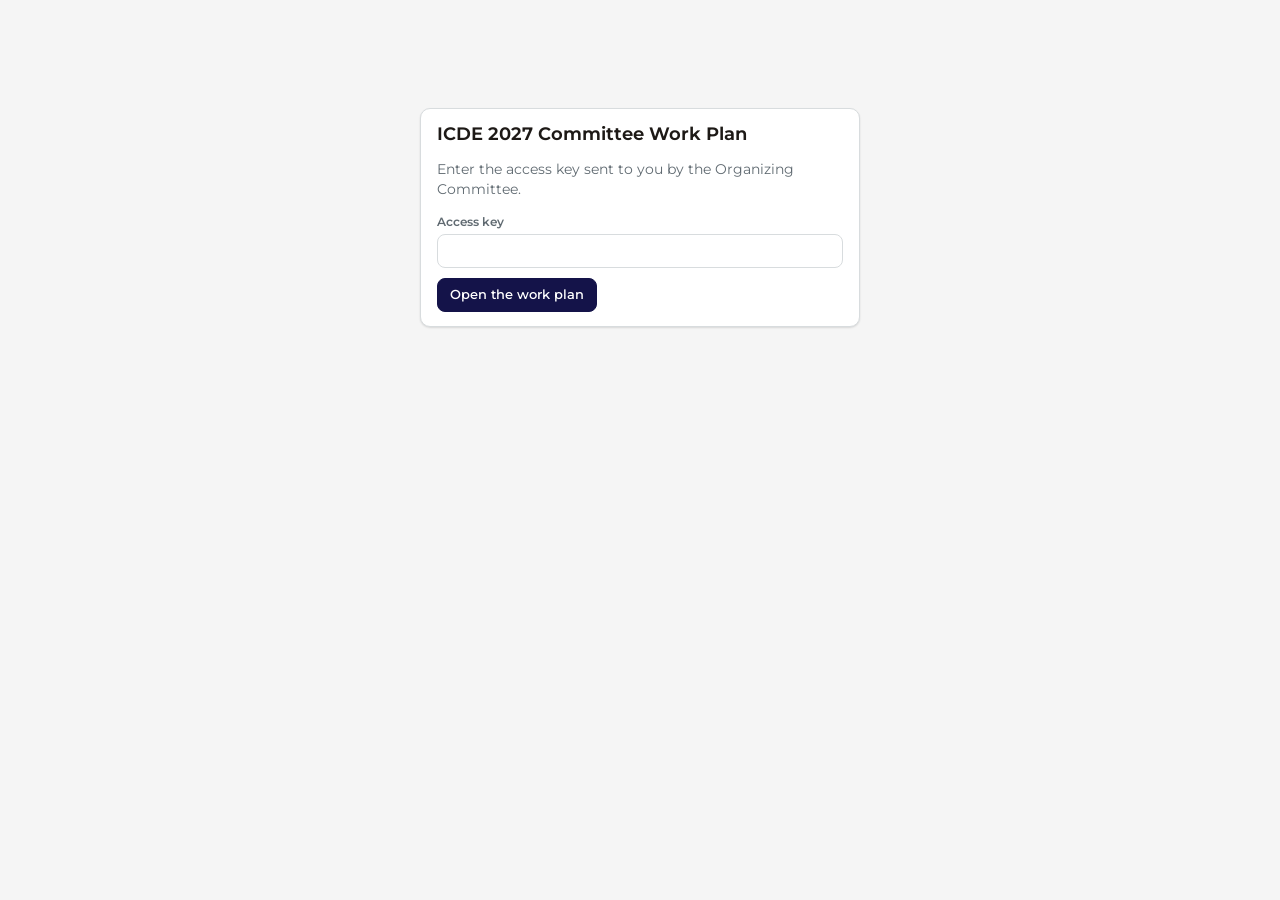
<file: icde-work-plan/index.html>
<!doctype html>
<html lang="en"><head><meta charset="utf-8"><meta name="viewport" content="width=device-width, initial-scale=1">
<title>ICDE 2027 Work Plan</title>
<link rel="stylesheet" href="https://fonts.googleapis.com/css2?family=Montserrat:wght@400;500;600;700&display=swap">
<link rel="stylesheet" href="app.css"></head>
<body><div id="app"><p style="padding:24px">Loading the work plan...</p></div>
<script src="config.js"></script><script>if (!(window.CONFIG && window.CONFIG.API_URL)) document.write('<script src="data.js"><\/script>');</script><script src="app.js"></script></body></html>
</file>
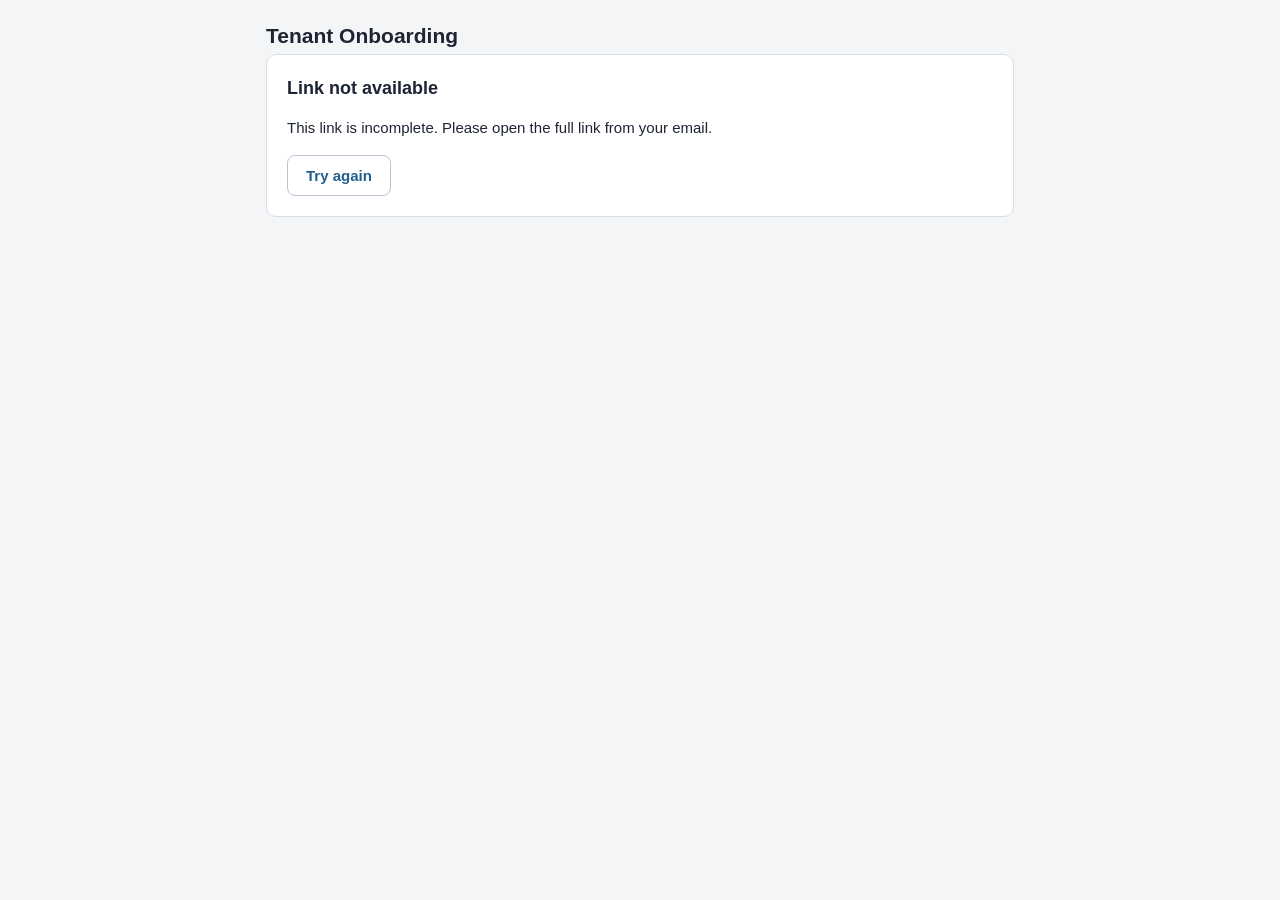
<file: tenant-onboarding/index.html>
<!DOCTYPE html>
<html lang="en">
<head>
<meta charset="utf-8">
<meta name="viewport" content="width=device-width, initial-scale=1">
<meta name="robots" content="noindex, nofollow">
<meta name="referrer" content="no-referrer">
<title>Tenant Onboarding</title>
<link rel="stylesheet" href="assets/app.css?v=4">
</head>
<body>
<div class="wrap">
  <header>
    <h1>Tenant Onboarding</h1>
    <p><span id="address"></span><span id="unit-label"></span></p>
  </header>

  <ol class="steps" id="steps" hidden>
    <li>Profile and ID</li><li>Review</li><li>House Rules</li><li>Contract</li><li>Done</li>
  </ol>

  <section id="v-loading" class="card"><p class="muted"><span class="spinner"></span>Loading…</p></section>

  <section id="v-error" class="card" hidden>
    <h2>Link not available</h2>
    <p id="error-text"></p>
    <div class="actions"><button class="btn secondary" type="button" onclick="load()">Try again</button></div>
  </section>

  <!-- Step 1: Profile and ID -->
  <section id="v-profile" hidden>
    <div class="card notice" id="resubmit-box" hidden>
      <b>The lessor asked you to update your submission:</b>
      <p id="resubmit-text" style="margin:6px 0 0"></p>
    </div>
    <form id="profile-form" class="card" novalidate>
      <h2>Your profile</h2>
      <div class="privacy" id="privacy"></div>
      <p class="muted" style="margin-top:0" id="email-line">Email on file: <b id="email"></b></p>

      <div class="grid">
        <label class="f full">Full legal name <span class="opt">(as shown on your ID)</span>
          <input type="text" name="FullName" required maxlength="120" autocomplete="name"></label>
        <label class="f">Nationality
          <input type="text" name="Nationality" required maxlength="60" value="Filipino"></label>
        <label class="f">Mobile number
          <input type="tel" name="Mobile" required maxlength="20" placeholder="09XX XXX XXXX" autocomplete="tel"></label>
        <label class="f full">Permanent or provincial address
          <input type="text" name="PermanentAddress" required maxlength="300" autocomplete="street-address">
          <div class="hint">This address appears in the Contract of Lease.</div></label>
        <label class="f">Occupation
          <input type="text" name="Occupation" required maxlength="100"></label>
        <label class="f">Employer or school <span class="opt">(optional)</span>
          <input type="text" name="EmployerOrSchool" maxlength="150"></label>
        <label class="f">Number of occupants <span class="opt">(including you)</span>
          <input type="number" name="OccupantsCount" required min="1" max="10" value="1" inputmode="numeric"></label>
        <label class="f full">Names of other occupants <span class="opt">(if any)</span>
          <textarea name="OtherOccupants" maxlength="500" placeholder="One name per line"></textarea></label>
      </div>

      <h3>Emergency contact</h3>
      <div class="grid">
        <label class="f">Name
          <input type="text" name="EmergencyName" required maxlength="120"></label>
        <label class="f">Relationship
          <input type="text" name="EmergencyRelationship" required maxlength="60" placeholder="e.g., Mother"></label>
        <label class="f">Mobile number
          <input type="tel" name="EmergencyMobile" required maxlength="20"></label>
      </div>

      <h3>Valid ID</h3>
      <div class="grid">
        <label class="f">ID type
          <select name="IDType" required><option value="">Choose…</option></select></label>
        <label class="f">Expiry date <span class="opt">(leave blank if none)</span>
          <input type="date" name="IDExpiry"></label>
        <label class="f full">Photo or scan of the ID
          <input type="file" name="IDFile" accept="image/jpeg,image/png,application/pdf" style="margin-top:6px">
          <div class="hint" id="id-hint"></div></label>
      </div>

      <label class="check"><input type="checkbox" name="LegalAgeConfirmed"> <span>I am at least 18 years old.</span></label>
      <label class="check"><input type="checkbox" name="Consent"> <span>I have read the privacy notice above and consent to the processing of my information for these purposes.</span></label>

      <div class="actions"><button class="btn" type="submit">Submit for review</button></div>
      <div class="msg" data-msg hidden></div>
    </form>
  </section>

  <!-- Step 2: Waiting for review -->
  <section id="v-review" class="card" hidden>
    <h2>Submitted for review</h2>
    <p>Thank you. The lessor will review your details and valid ID. You will be notified <span class="js-via"></span> when you can continue to the House Rules and Contract of Lease, using this same link.</p>
  </section>

  <!-- Step 3: House Rules -->
  <section id="v-rules" hidden>
    <div class="card"><h2>House Rules</h2>
      <p class="muted" style="margin:0">Please read the House Rules and Utility Billing Policy in full. They form part of your Contract of Lease.</p></div>
    <div class="docview" id="rules-doc"></div>
    <form id="rules-form" class="card" novalidate>
      <label class="check"><input type="checkbox" name="agree"> <span>I have read and understood the House Rules and Utility Billing Policy and agree to be bound by them.</span></label>
      <label class="f">Type your full name to confirm
        <input type="text" name="typedName" maxlength="120" autocomplete="off">
        <div class="hint">Exactly as in your profile: <b class="js-fullname"></b></div></label>
      <div class="actions"><button class="btn" type="submit">Accept House Rules</button></div>
      <div class="msg" data-msg hidden></div>
    </form>
  </section>

  <!-- Step 4: Contract -->
  <section id="v-contract" hidden>
    <div class="card"><h2>Contract of Lease</h2>
      <p class="muted" style="margin:0">Please review the contract below. Signing it also signs the acknowledgement in the House Rules you just accepted.</p></div>
    <div class="docview" id="contract-doc"></div>
    <form id="sign-form" class="card" novalidate>
      <h2>Sign electronically</h2>
      <label class="f">Draw your signature</label>
      <div class="sigbox"><canvas id="sig"></canvas><div class="ph" id="sig-ph">Sign here with your finger or mouse</div></div>
      <div class="actions" style="margin-top:6px"><button type="button" class="link" id="sig-clear">Clear signature</button></div>
      <label class="f" style="margin-top:12px">Type your full name
        <input type="text" name="typedName" maxlength="120" autocomplete="off">
        <div class="hint">Exactly as in your profile: <b class="js-fullname"></b></div></label>
      <label class="check"><input type="checkbox" name="agree"> <span>I agree to sign this Contract of Lease and the House Rules acknowledgement electronically, and I understand that my electronic signature is as binding as a handwritten one.</span></label>
      <div class="actions"><button class="btn" type="submit">Sign contract</button></div>
      <div class="msg" data-msg hidden></div>
    </form>
  </section>

  <section id="v-signed" class="card" hidden>
    <div class="done-icon">✓</div>
    <h2>Signed</h2>
    <p>Your signature has been recorded. Once the lessor countersigns, you will be notified <span class="js-via"></span>, and you can download the fully signed Contract of Lease and House Rules from this same link.</p>
  </section>

  <section id="v-complete" class="card" hidden>
    <div class="done-icon">✓</div>
    <h2>All done</h2>
    <p>Your Contract of Lease has been signed by both parties.<span id="emailed-note"> A PDF copy was also emailed to <b class="js-email"></b>.</span> Please download and keep a copy for your records.</p>
    <div class="actions"><button class="btn" type="button" id="btn-pdf">Download signed contract (PDF)</button></div>
    <div class="msg" id="pdf-msg" hidden></div>
  </section>
</div>

<script src="assets/config.js?v=4"></script>
<script src="assets/common.js?v=4"></script>
<script>
  var VIEWS = ['v-loading', 'v-error', 'v-profile', 'v-review', 'v-rules', 'v-contract', 'v-signed', 'v-complete'];
  var STEP_OF = { INVITED: 0, NEEDS_RESUBMISSION: 0, SUBMITTED: 1, APPROVED: 2, RULES_ACCEPTED: 3, TENANT_SIGNED: 4, COMPLETED: 5 };
  var PROFILE_KEYS = ['FullName', 'Nationality', 'Mobile', 'PermanentAddress', 'Occupation', 'EmployerOrSchool',
    'OccupantsCount', 'OtherOccupants', 'EmergencyName', 'EmergencyRelationship', 'EmergencyMobile', 'IDType', 'IDExpiry'];
  var TOKEN = hashParam('t');
  var state = null, pad = null, idTypesLoaded = false;

  function show(id) { showView(VIEWS, id); }
  function setSteps(status) {
    var cur = STEP_OF[status], lis = $('steps').querySelectorAll('li');
    for (var i = 0; i < lis.length; i++) lis[i].className = i < cur ? 'done' : (i === cur ? 'current' : '');
    $('steps').hidden = false;
  }
  function showError(text) { $('steps').hidden = true; $('error-text').textContent = text; show('v-error'); }
  function setAll(sel, text) {
    Array.prototype.forEach.call(document.querySelectorAll(sel), function (el) { el.textContent = text; });
  }

  function load() {
    show('v-loading');
    if (!/^[a-f0-9]{64}$/.test(TOKEN)) { showError('This link is incomplete. Please open the full link from your email.'); return; }
    api('getState', { token: TOKEN }).then(function (s) { state = s; render(); },
      function (e) { showError(errText(e)); });
  }

  function render() {
    var s = state;
    $('address').textContent = s.address || '';
    $('unit-label').textContent = s.unit ? ' · Unit ' + s.unit : '';
    setAll('.js-email', s.email);
    setAll('.js-via', s.hasEmail ? 'by email at ' + s.email : 'by message from the lessor');
    setAll('.js-fullname', s.fullName);
    $('email-line').hidden = !s.hasEmail;
    $('emailed-note').hidden = !s.hasEmail;
    setSteps(s.status);

    if (s.status === 'INVITED' || s.status === 'NEEDS_RESUBMISSION') {
      var f = $('profile-form');
      $('privacy').innerHTML = s.privacyHtml;   // built server-side with values escaped
      $('email').textContent = s.email;
      if (!idTypesLoaded) {
        var sel = f.elements.IDType;
        s.idTypes.forEach(function (t) { var o = document.createElement('option'); o.value = t; o.textContent = t; sel.appendChild(o); });
        idTypesLoaded = true;
      }
      PROFILE_KEYS.forEach(function (k) {
        if (s.profile && s.profile[k] != null && s.profile[k] !== '') f.elements[k].value = s.profile[k];
      });
      $('resubmit-box').hidden = !s.reviewNote;
      $('resubmit-text').textContent = s.reviewNote || '';
      $('id-hint').textContent = s.hasIdFile
        ? 'Your ID is already on file. Upload a new one only if the lessor asked you to, or if you want to replace it.'
        : 'JPG, PNG, or PDF, up to 5 MB. Make sure your name, photo, and ID number are readable.';
      show('v-profile');
    } else if (s.status === 'SUBMITTED') {
      show('v-review');
    } else if (s.status === 'APPROVED') {
      injectDocCss(s.docCss);
      $('rules-doc').innerHTML = s.rulesHtml;
      show('v-rules');
    } else if (s.status === 'RULES_ACCEPTED') {
      injectDocCss(s.docCss);
      $('contract-doc').innerHTML = s.contractHtml;
      show('v-contract');
      if (!pad) {
        pad = new SigPad($('sig'), function (ink) { $('sig-ph').hidden = ink; });
        $('sig-clear').addEventListener('click', function () { pad.clear(); });
        window.addEventListener('resize', function () { if (pad && !pad.hasInk) pad.resize(); });
      }
      pad.resize();
    } else if (s.status === 'TENANT_SIGNED') {
      show('v-signed');
    } else if (s.status === 'COMPLETED') {
      show('v-complete');
    } else {
      showError('This link is not available.');
    }
  }

  $('profile-form').addEventListener('submit', function (ev) {
    ev.preventDefault();
    var f = ev.target;
    formMsg(f, '');
    var req = f.querySelectorAll('[required]');
    for (var i = 0; i < req.length; i++) {
      if (!String(req[i].value).trim()) {
        var label = req[i].closest('label').childNodes[0].textContent.trim();
        req[i].focus();
        return formMsg(f, 'Please fill in: ' + label + '.');
      }
    }
    var p = {};
    PROFILE_KEYS.forEach(function (k) { p[k] = String(f.elements[k].value).trim(); });
    p.LegalAgeConfirmed = f.elements.LegalAgeConfirmed.checked;
    p.Consent = f.elements.Consent.checked;
    if (+p.OccupantsCount > 1 && !p.OtherOccupants) return formMsg(f, 'Please list the names of the other occupants.');
    if (!p.LegalAgeConfirmed) return formMsg(f, 'Please confirm that you are at least 18 years old.');
    if (!p.Consent) return formMsg(f, 'Please read the privacy notice and give your consent to continue.');

    var fl = f.elements.IDFile.files[0];
    if (!fl && !state.hasIdFile) return formMsg(f, 'Please upload a photo or scan of your valid ID.');
    if (fl && fl.size > state.maxIdBytes) return formMsg(f, 'The ID file is larger than 5 MB. Please use a smaller photo.');
    if (fl && !/^(image\/jpeg|image\/png|application\/pdf)$/.test(fl.type)) return formMsg(f, 'The ID must be a JPG, PNG, or PDF file.');
    if (p.IDExpiry && new Date(p.IDExpiry) < new Date()) return formMsg(f, 'This ID appears to be expired. Please use a valid, unexpired ID.');

    busy(f, true, fl ? 'Uploading…' : 'Submitting…');
    (fl ? readFileBase64(fl) : Promise.resolve(null))
      .then(function (file) { return api('submitProfile', { token: TOKEN, profile: p, file: file }); })
      .then(function () { busy(f, false); load(); }, function (e) { busy(f, false); formMsg(f, errText(e)); });
  });

  $('rules-form').addEventListener('submit', function (ev) {
    ev.preventDefault();
    var f = ev.target;
    formMsg(f, '');
    if (!f.elements.agree.checked) return formMsg(f, 'Please tick the box to confirm you agree to the House Rules.');
    if (!f.elements.typedName.value.trim()) return formMsg(f, 'Please type your full name.');
    busy(f, true);
    api('acceptRules', { token: TOKEN, typedName: f.elements.typedName.value })
      .then(function () { busy(f, false); load(); }, function (e) { busy(f, false); formMsg(f, errText(e)); });
  });

  $('sign-form').addEventListener('submit', function (ev) {
    ev.preventDefault();
    var f = ev.target;
    formMsg(f, '');
    if (!pad || !pad.hasInk) return formMsg(f, 'Please draw your signature in the box.');
    if (!f.elements.typedName.value.trim()) return formMsg(f, 'Please type your full name.');
    if (!f.elements.agree.checked) return formMsg(f, 'Please tick the box to agree to sign electronically.');
    busy(f, true, 'Signing…');
    api('signContract', { token: TOKEN, typedName: f.elements.typedName.value,
                          signature: pad.toDataURL(), userAgent: navigator.userAgent })
      .then(function () { busy(f, false); load(); }, function (e) { busy(f, false); formMsg(f, errText(e)); });
  });

  /* Download the signed PDF. On iPhones a new tab is opened first so Safari does not block it. */
  $('btn-pdf').addEventListener('click', function () {
    var b = this, m = $('pdf-msg');
    var w = window.open('', '_blank');
    b.disabled = true; b.textContent = 'Preparing…'; m.hidden = true;
    api('getSignedPdf', { token: TOKEN }).then(function (d) {
      var url = URL.createObjectURL(base64ToBlob(d.base64, 'application/pdf'));
      if (w) { w.location.href = url; }
      else { var a = document.createElement('a'); a.href = url; a.download = d.name || 'Contract.pdf'; a.click(); }
      b.disabled = false; b.textContent = 'Download signed contract (PDF)';
    }, function (e) {
      if (w) w.close();
      b.disabled = false; b.textContent = 'Download signed contract (PDF)';
      m.className = 'msg err'; m.textContent = errText(e); m.hidden = false;
    });
  });

  load();
</script>
</body>
</html>
</file>
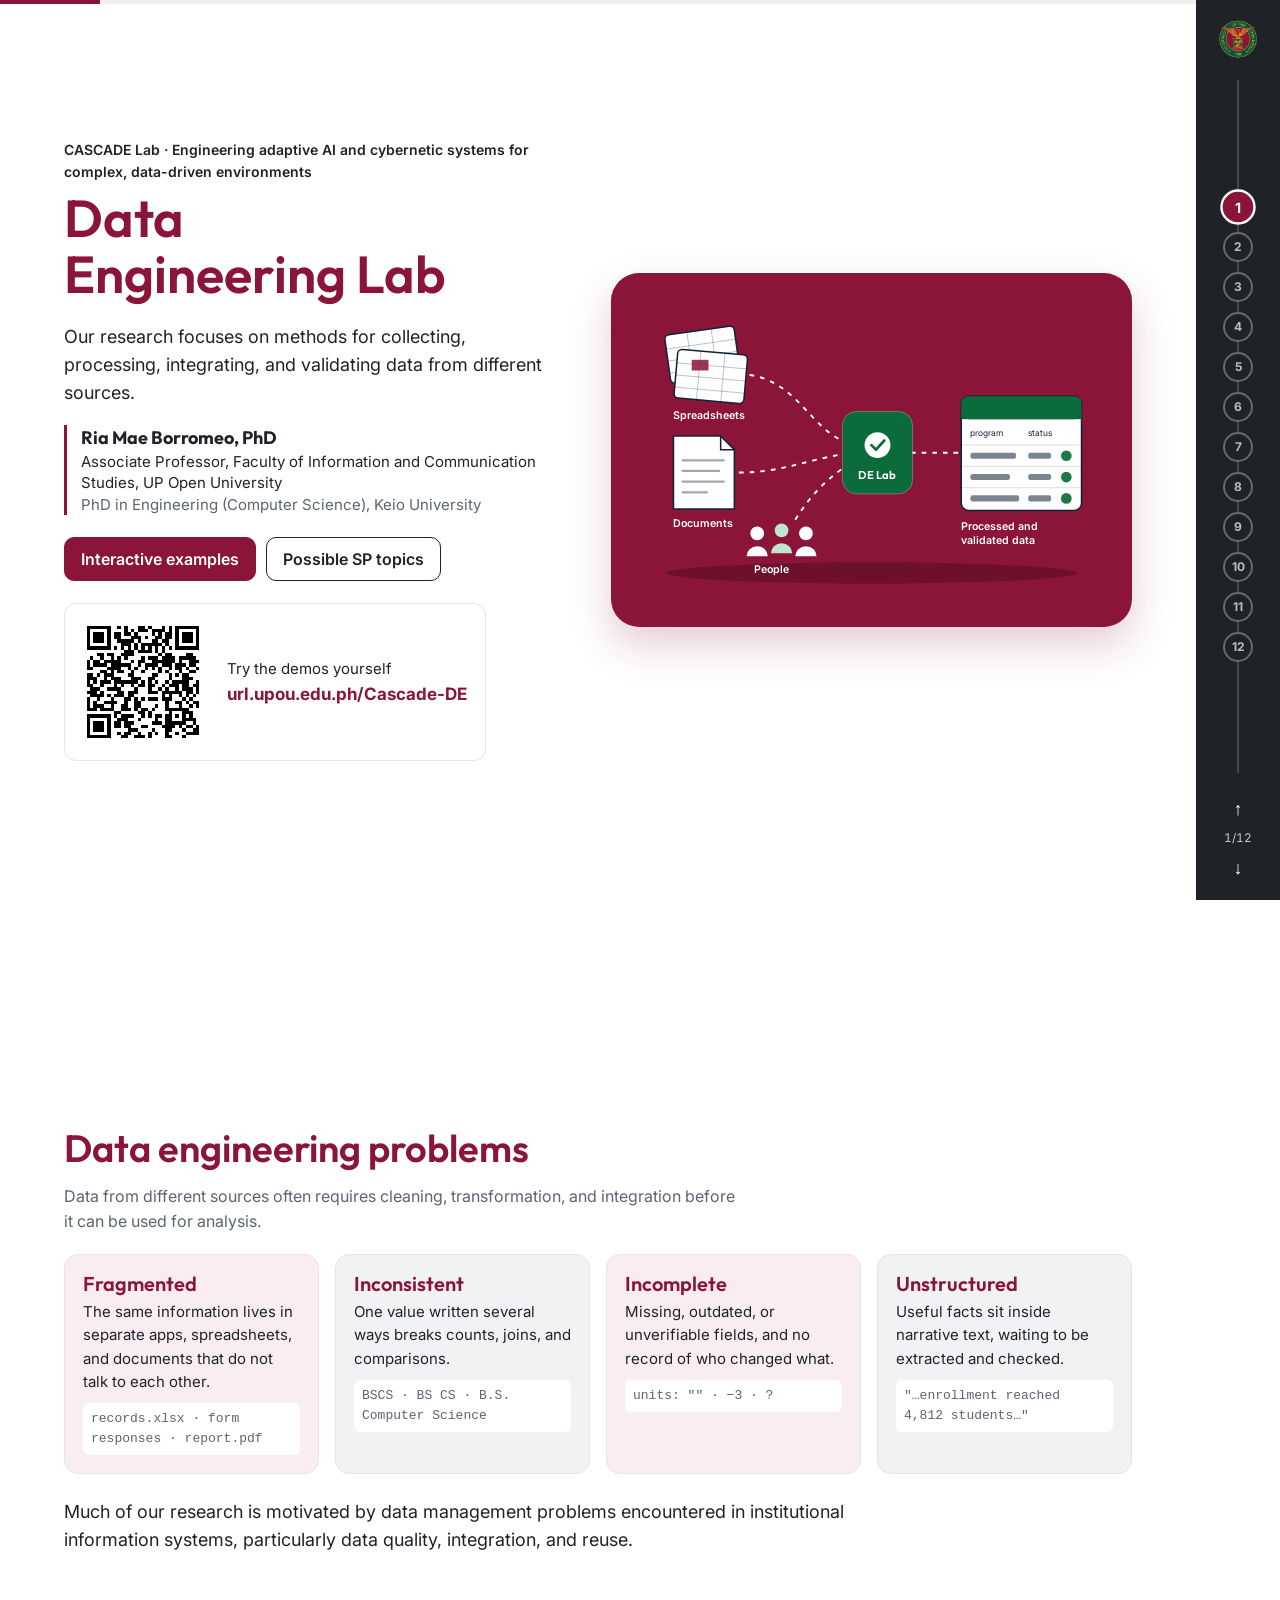
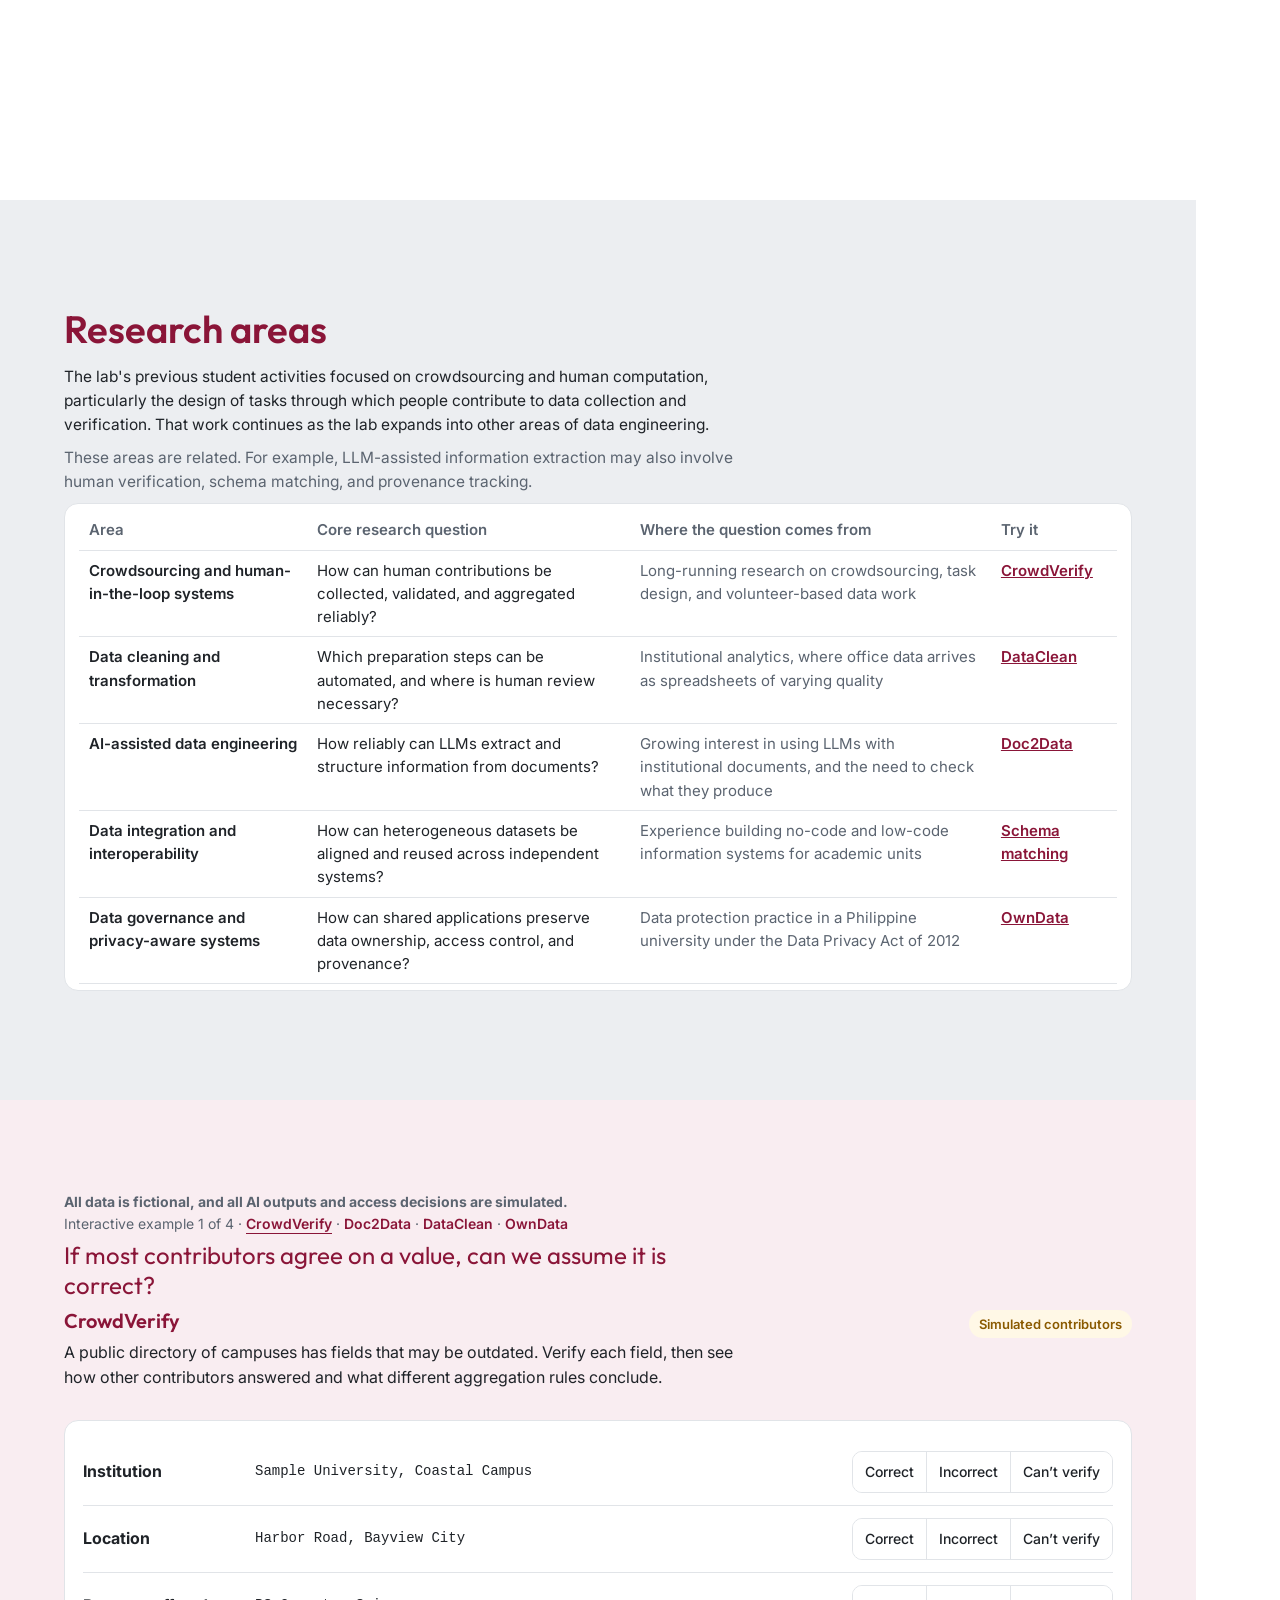
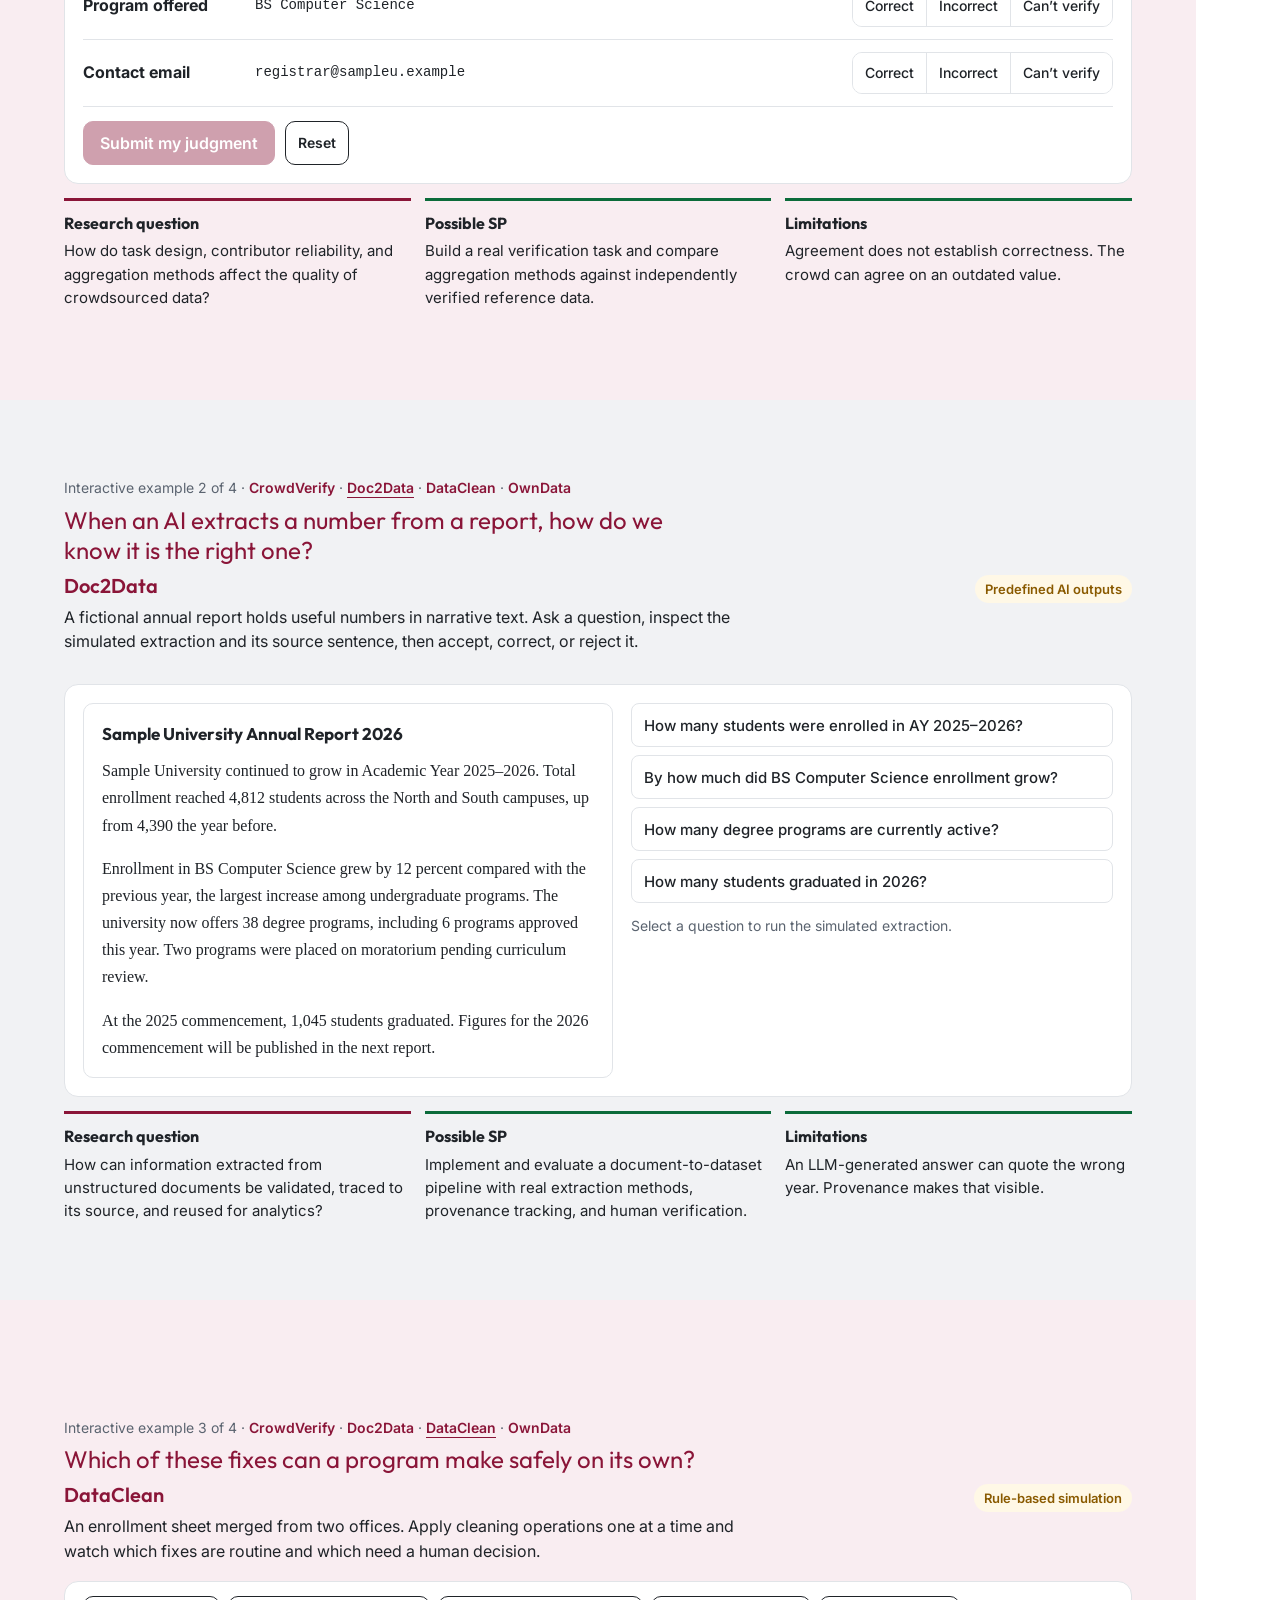
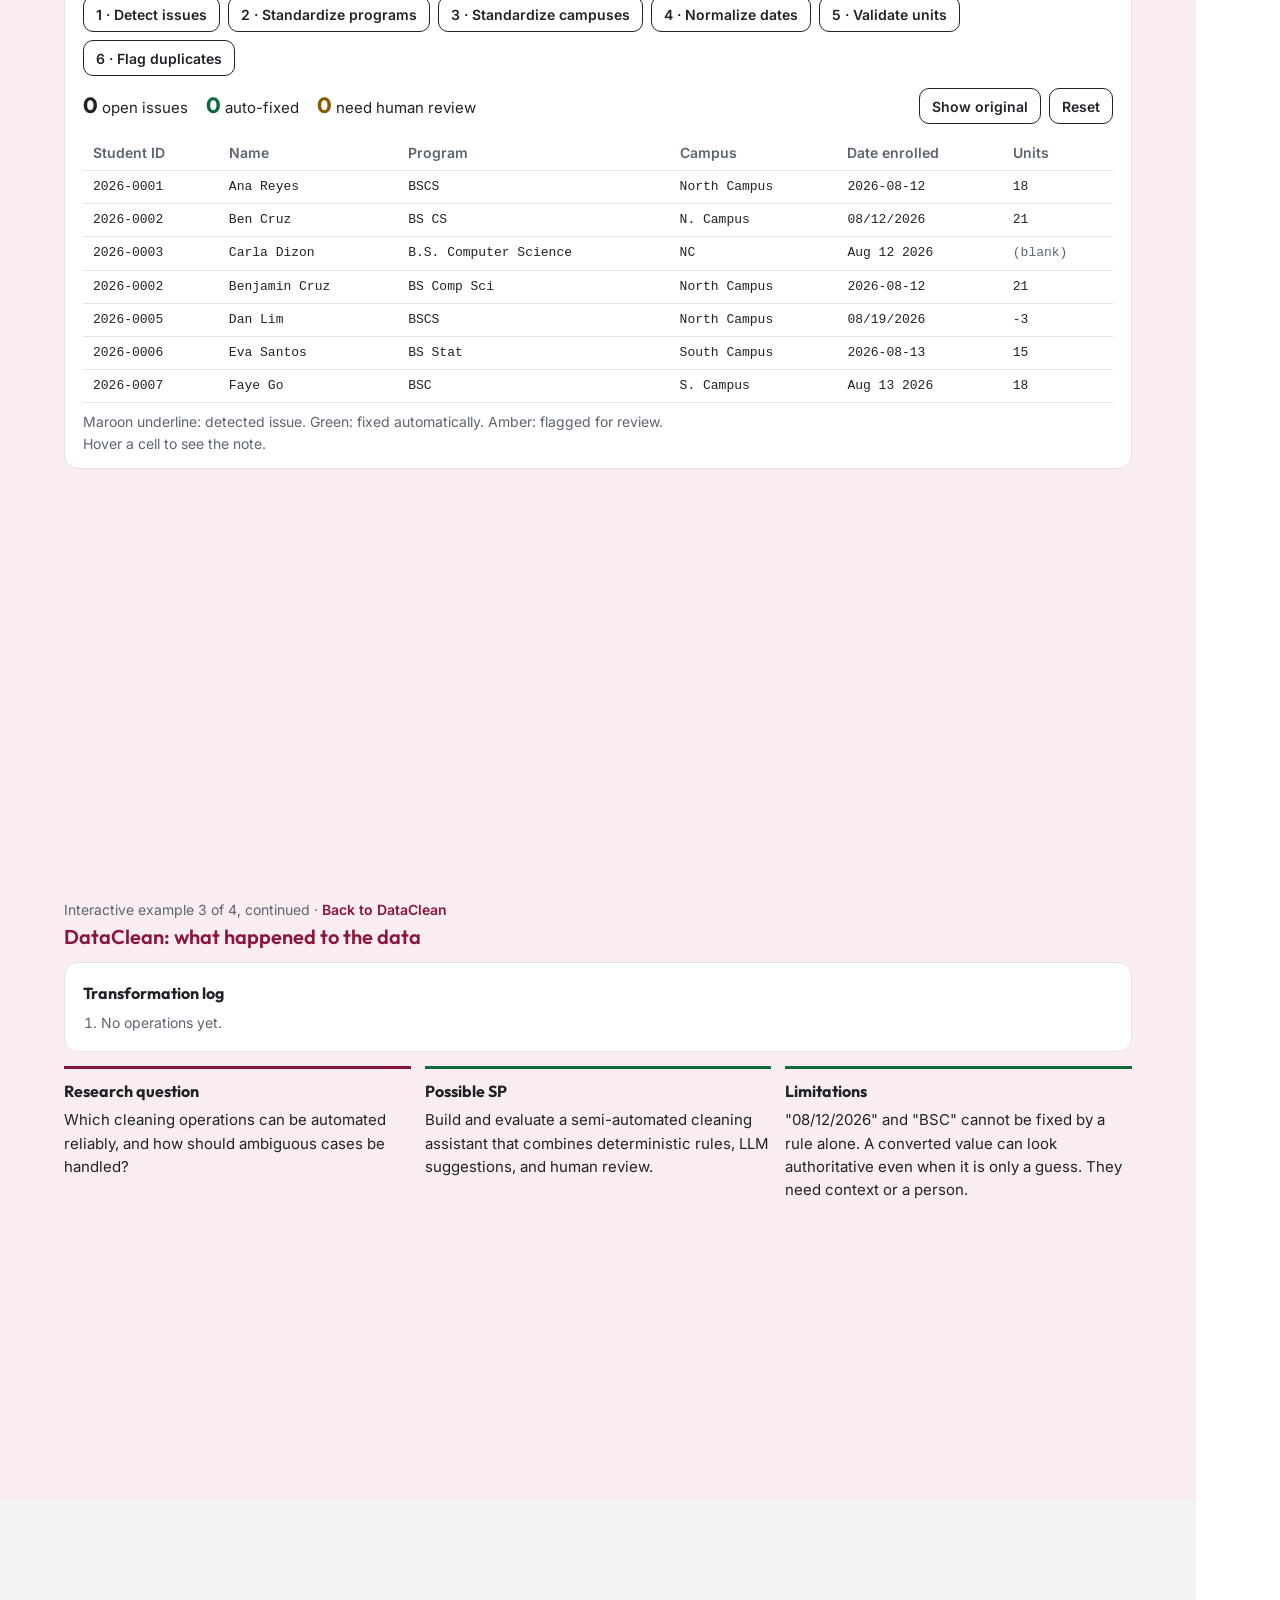
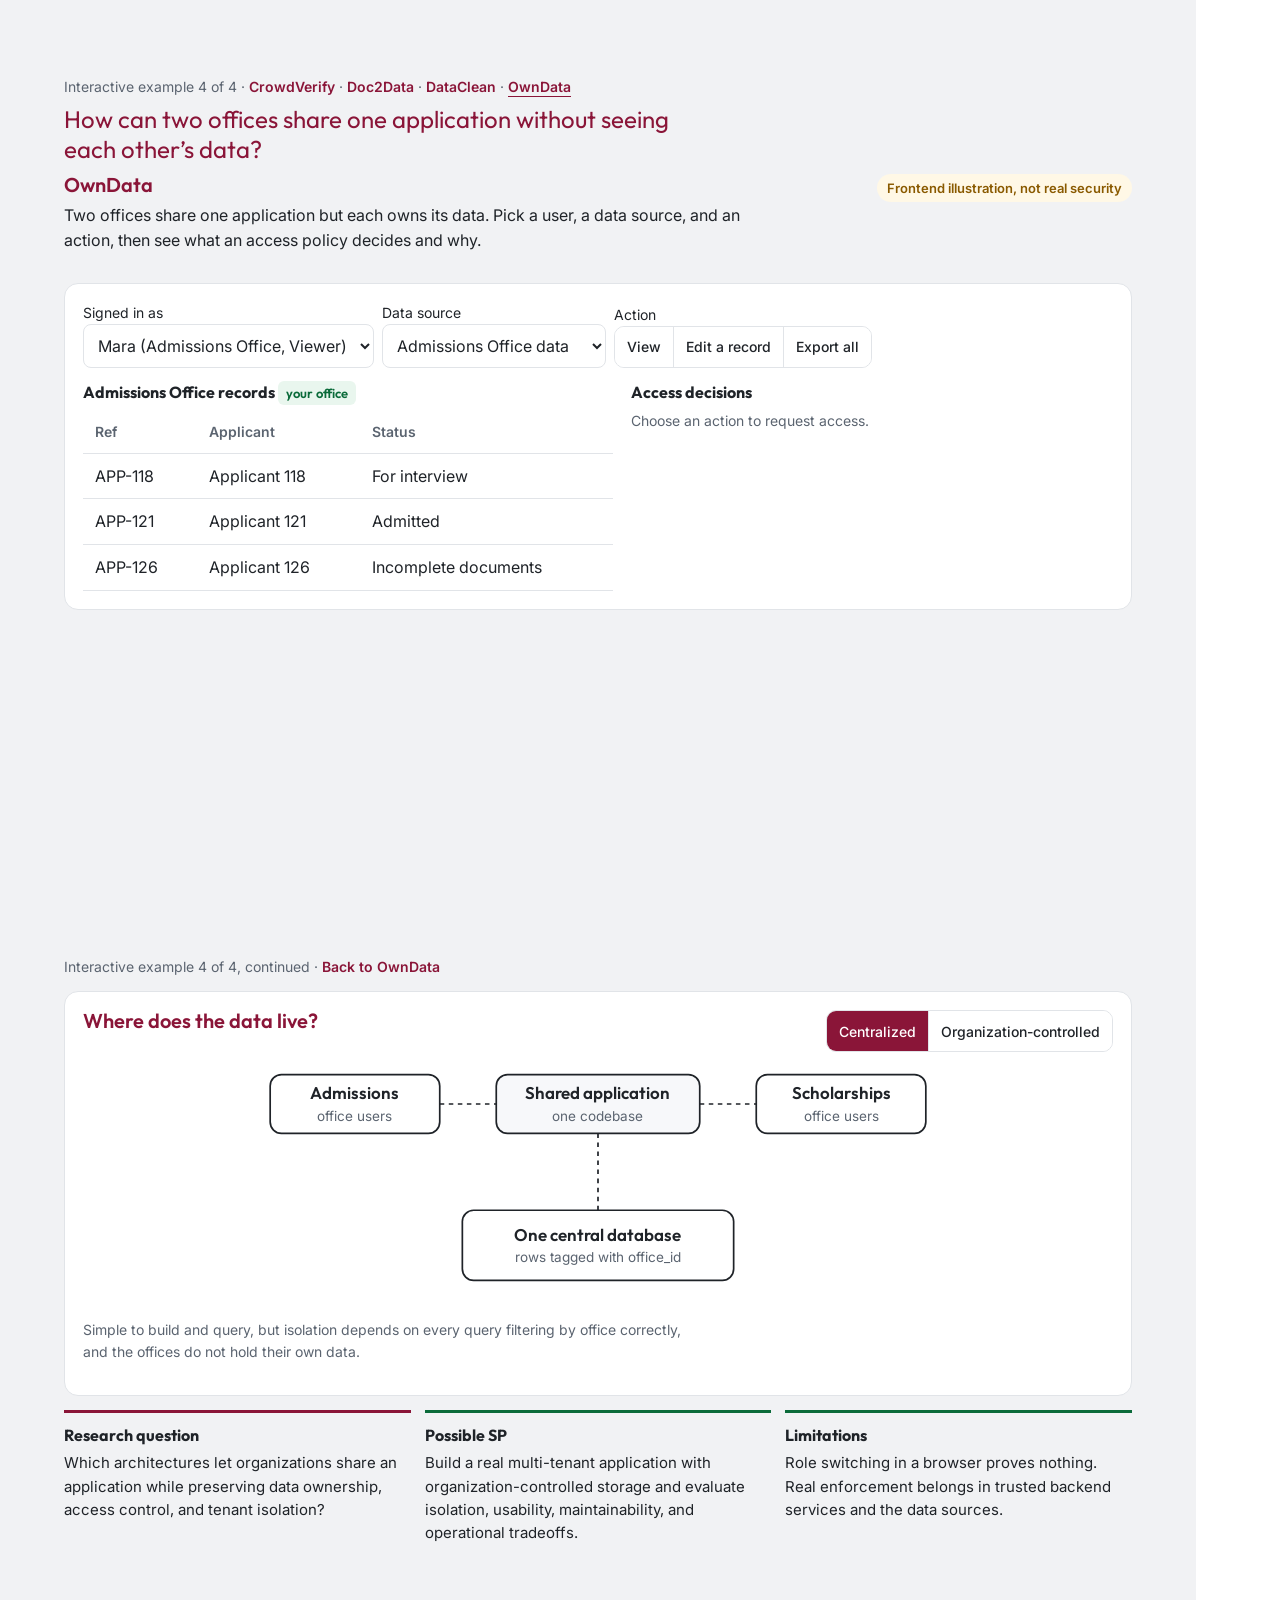
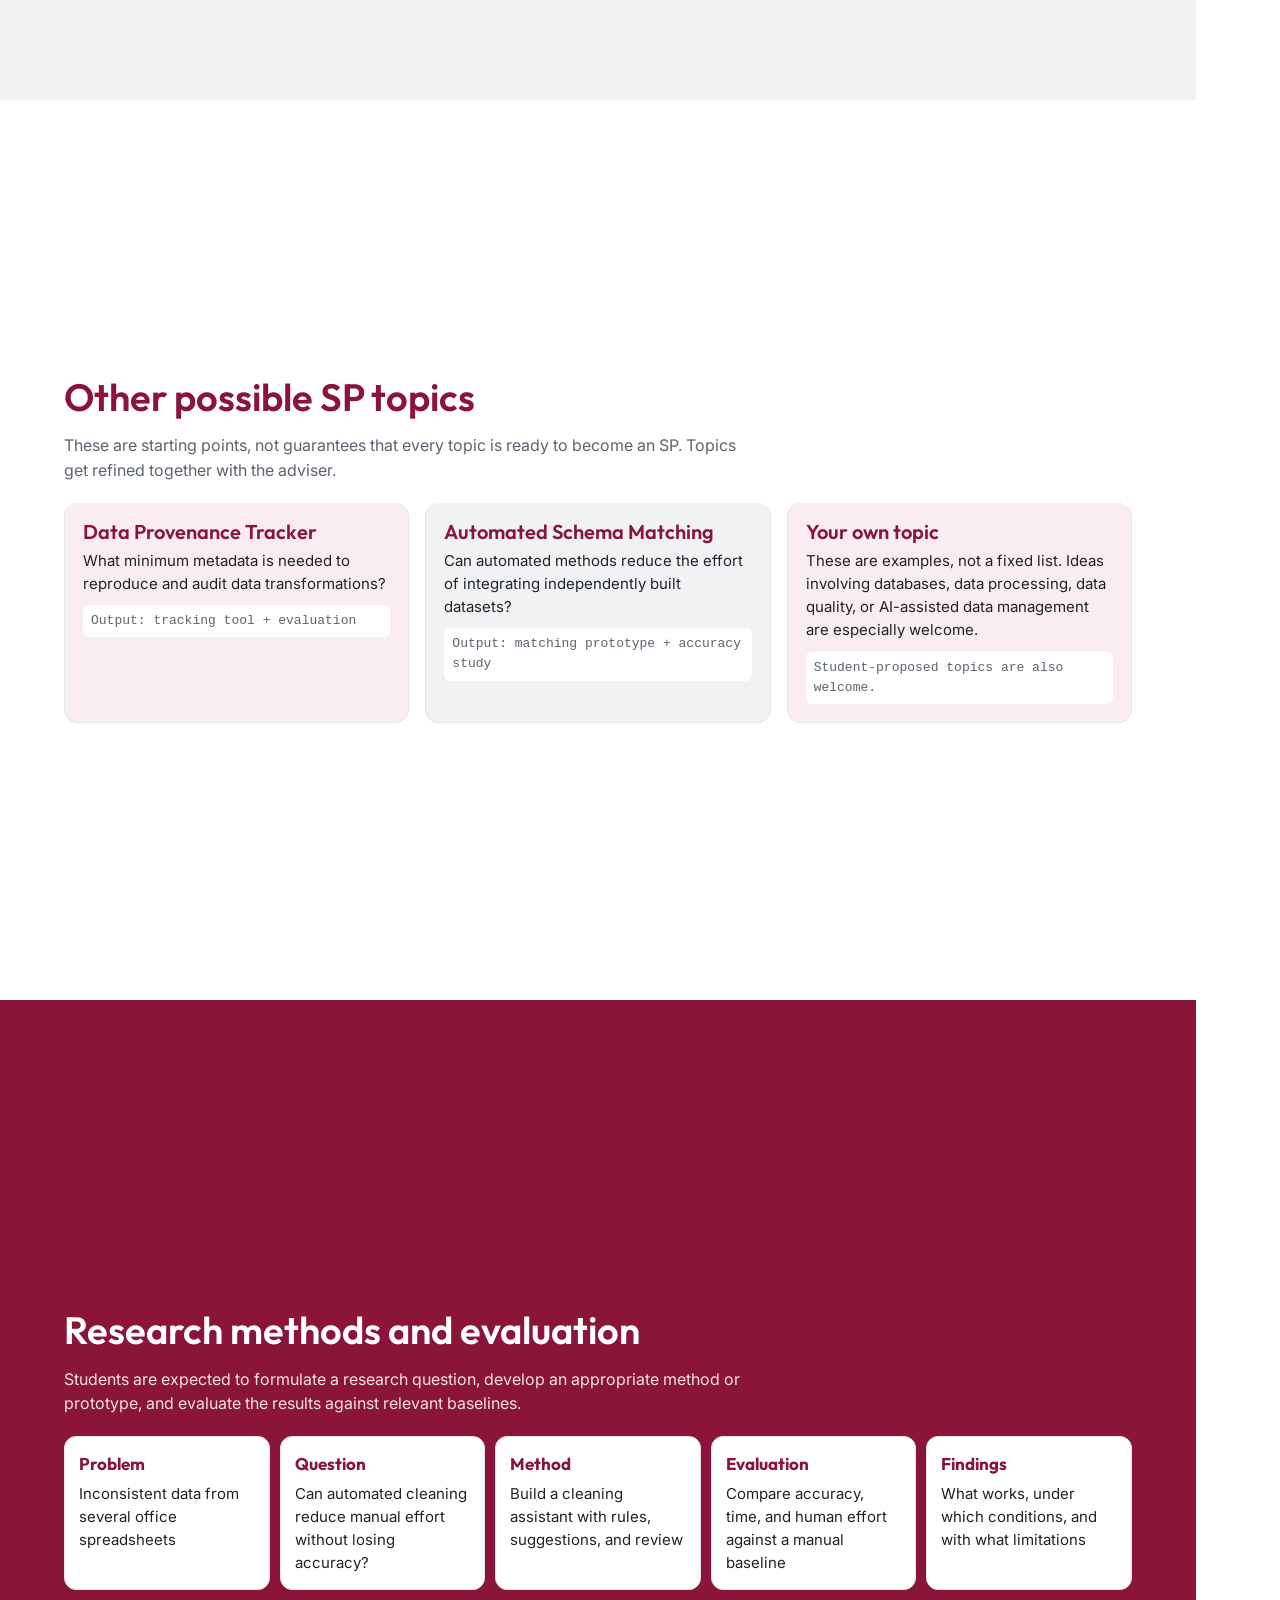
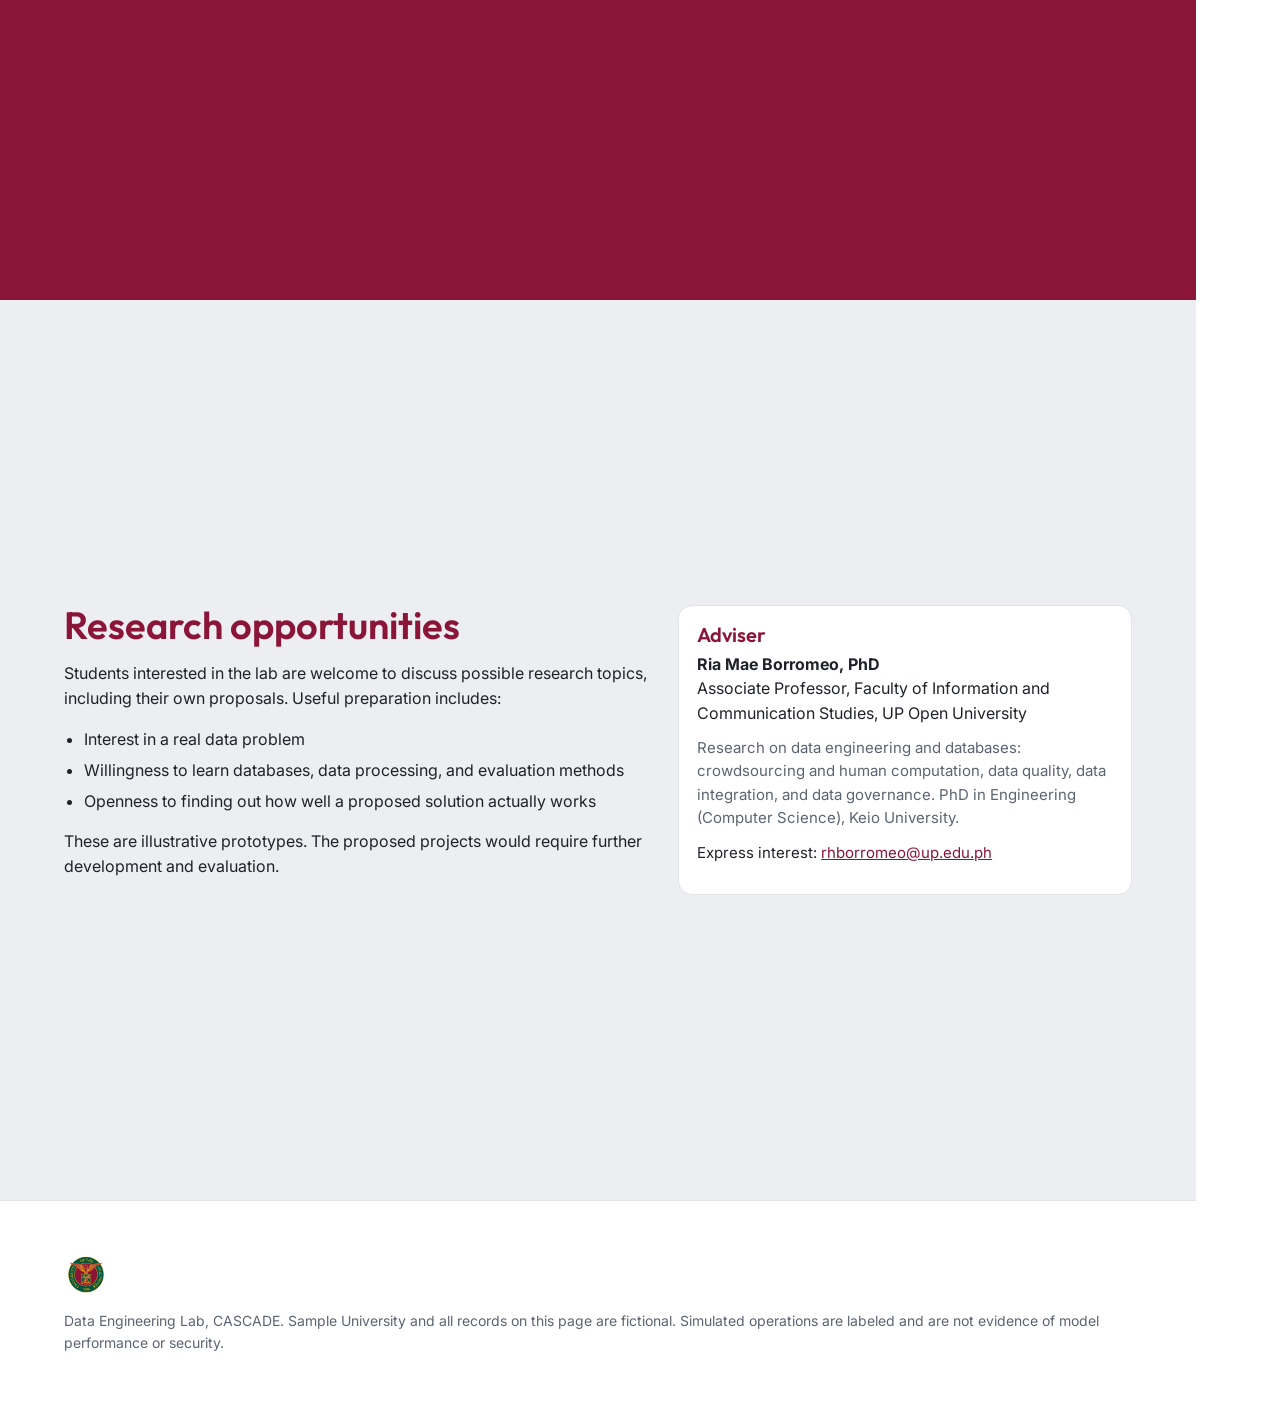
<file: cascade-de.html>
<!DOCTYPE html>
<html lang="en">
<head>
<meta charset="utf-8">
<meta name="viewport" content="width=device-width, initial-scale=1">
<title>Data Engineering Lab</title>
<link rel="preconnect" href="https://fonts.googleapis.com">
<link href="https://fonts.googleapis.com/css2?family=Outfit:wght@500;600&family=Inter:wght@400;500;600&display=swap" rel="stylesheet">
<style>
/* VOICE: a research lab speaking plainly to third-year CS students; curious, not promotional.
   IDEA: a data pipeline. Messy fragments go in, reliable records come out, and every step can be inspected.
   PICTURE: hero schematic of spreadsheets, documents and people flowing through the lab into a clean table.
   COLOUR and TYPE: FICS maroon #8a1538 field, green #0b6b3a support, white page; Outfit 600 + Inter.
   LAYOUT: one section per full-screen slide, alternating maroon, green, white and light tints; arrow keys step between slides. */
:root{color-scheme:light;
--bg:#ffffff;--ink:#1f2328;--mut:#5b6470;--sky:#0b6b3a;--hero:#8a1538;--herodk:#6e102c;--soft:#f7f8fa;--line:#e1e4e8;
--acc:#8a1538;--accink:#8a1538;--card:#ffffff;
--green:#0b6b3a;--tintm:#f9edf1;--tintg:#f1f2f4;--gray:#eceef1;--ok:#0b6b3a;--okbg:#e9f6ee;--rv:#8a5a00;--rvbg:#fff8e6;--bad:#a11722;--badbg:#fbe2e4;--issue:#fbeff3}
:root[data-theme]{color-scheme:light}
*{box-sizing:border-box;min-width:0}
body{margin:0;background:var(--bg);color:var(--ink);font:16px/1.55 Inter,system-ui,sans-serif;overflow-x:clip}
h1,h2,h3{font-family:Outfit,Inter,sans-serif;font-weight:600;line-height:1.08;text-wrap:balance;margin:0 0 .4em}
h1{font-size:clamp(36px,5vw,52px)}h2{font-size:clamp(28px,3.4vw,38px)}h3{font-size:20px}
p{margin:0 0 1em;max-width:68ch}a{color:inherit}
.band{padding:clamp(28px,4vw,64px) max(5vw,16px)}.wrap{max-width:1240px;margin:0 auto}
.mut{color:var(--mut)}.sm{font-size:14px}
html{scroll-padding-top:0;scroll-behavior:smooth}
.top{position:sticky;top:0;z-index:5;background:var(--hero);color:#fff;border-bottom:1px solid rgba(255,255,255,.18)}
.top .wrap{display:flex;gap:16px;align-items:center;padding:10px max(5vw,16px);flex-wrap:wrap}
.brand{display:flex;align-items:center;gap:10px;font-family:Outfit,Inter,sans-serif;font-weight:600;font-size:18px;text-decoration:none;margin-inline-end:auto}
.brand span{color:rgba(255,255,255,.8);font-weight:500}.logo{height:36px;width:36px;object-fit:contain;display:block}
.ask{font-family:Outfit,Inter,sans-serif;font-size:clamp(20px,2.4vw,24px);line-height:1.25;color:var(--accink);margin:4px 0 10px;max-width:40ch}
.nav{display:flex;gap:4px;flex-wrap:wrap}.nav a{text-decoration:none;padding:8px 10px;border-radius:8px;font-size:15px}
.nav a:hover{background:rgba(255,255,255,.15)}
.hero{background:#fff;color:var(--ink)}
.hero h1{color:var(--hero)}.hero .pic{background:var(--hero);border-radius:28px;padding:clamp(14px,2.5vw,32px);box-shadow:0 18px 40px rgba(138,21,56,.22)}
.hero .wrap{display:grid;grid-template-columns:minmax(0,1fr) minmax(0,1.05fr);gap:clamp(20px,4vw,56px);align-items:center}
.hero .lede{font-size:18px}
.q{border-inline-start:4px solid rgba(255,255,255,.75);padding:4px 0 4px 14px;font-family:Outfit,Inter,sans-serif;font-size:21px;line-height:1.3;margin:18px 0 22px;max-width:36ch}
.btns{display:flex;gap:10px;flex-wrap:wrap}
.btn{font:600 16px Inter,sans-serif;min-height:44px;padding:10px 16px;border-radius:10px;border:1.5px solid var(--ink);background:transparent;color:var(--ink);cursor:pointer;text-decoration:none;display:inline-flex;align-items:center}
.hero .btn{border-color:var(--ink);color:var(--ink)}
.btn.pri{background:var(--ink);color:var(--bg);border-color:var(--ink)}
.hero .btn.pri{background:var(--hero);color:#fff;border-color:var(--hero)}
.btn.acc{background:var(--acc);border-color:var(--acc);color:#fff}
.btn:disabled{opacity:.4;cursor:not-allowed}
.btn.sm{min-height:36px;padding:6px 12px;font-size:14px}
:focus-visible{outline:3px solid var(--acc);outline-offset:2px}
.who{display:flex;flex-direction:column;gap:1px;margin:0 0 22px;padding-inline-start:14px;border-inline-start:3px solid var(--hero);font-size:15px;line-height:1.4}.who b{font-family:Outfit,Inter,sans-serif;font-size:18px;color:var(--ink)}
.qr{display:inline-flex;gap:14px;align-items:center;margin-top:22px;background:#fff;border:1px solid var(--line);color:var(--ink);border-radius:12px;padding:8px 18px 8px 8px;text-decoration:none;font-size:15px}.qr img{width:140px;height:140px;display:block;image-rendering:pixelated}.qr b{color:var(--hero);font-size:17px}
.pic svg{width:100%;height:auto;display:block}
.flow{stroke-dasharray:6 8;animation:f 1.6s linear infinite}@keyframes f{to{stroke-dashoffset:-28}}
@media (prefers-reduced-motion:reduce){.flow{animation:none}html{scroll-behavior:auto}}
.grid4{display:grid;grid-template-columns:repeat(4,minmax(0,1fr));gap:16px;margin-top:20px}
.card{background:var(--card);border:1px solid var(--line);border-radius:14px;padding:18px}
.card h3{margin-bottom:6px}.card p{margin:0;font-size:15px}
.ex{font-family:ui-monospace,Menlo,monospace;font-size:13px;background:var(--soft);border-radius:6px;padding:6px 8px;margin-top:10px;color:var(--mut)}
.alt{background:var(--soft)}
.motiv{font-size:18px;max-width:72ch;margin-top:24px}
table{border-collapse:collapse;width:100%}
th,td{text-align:left;padding:10px 12px;border-bottom:1px solid var(--line);vertical-align:top}
th{font-size:14px;color:var(--mut);font-weight:600}
.areas td:first-child{font-weight:600;width:22%}.areas td:nth-child(3){color:var(--mut);font-size:15px}
.lens{display:flex;flex-wrap:wrap;gap:8px;margin-top:18px;align-items:center}
.pill{display:inline-block;padding:4px 10px;border-radius:99px;background:var(--card);border:1px solid var(--line);font-size:14px}
html{scroll-snap-type:y proximity}
.slide{min-height:100vh;display:flex;flex-direction:column;justify-content:center;scroll-snap-align:start}
.slide>.wrap{width:100%}
.s-maroon{background:var(--hero);color:#fff}.s-green{background:var(--gray);color:var(--ink)}
.s-tm{background:var(--tintm)}.s-tg{background:var(--tintg)}
.s-maroon .mut{color:rgba(255,255,255,.88)}
.card .mut,.app .mut,.sheet .mut,.chain .mut{color:var(--mut)}
.slide.band{padding-block:clamp(22px,4vh,52px)}
.areas th,.areas td{padding:8px 10px;font-size:15px}#research p{font-size:15.5px;margin-bottom:.6em}
.card,.app,.chain div,.sheet{color:var(--ink)}
.sheet{background:#fff;border:1px solid var(--line);border-radius:14px;padding:6px 14px;margin-top:8px}
.s-maroon h2{color:#fff}.s-green h2,#why h2,#projects h2,.slide h3{color:var(--hero)}.s-maroon h3,.card h3{color:inherit}
.s-green a{color:var(--hero)}.sheet a{color:var(--hero);font-weight:600}
.demonav{color:var(--mut);margin-bottom:6px}.demonav a{text-decoration:none;font-weight:600;color:var(--hero)}.demonav a[aria-current]{text-decoration:underline;text-underline-offset:4px}

#why .card:nth-child(odd){background:var(--tintm)}#why .card:nth-child(even){background:var(--tintg)}
#why .card h3{color:var(--hero)}#why .ex{background:#fff}
#projects .card{border-top:0;background:var(--tintm)}#projects .card:nth-child(2){background:var(--tintg)}#projects .card h3{color:var(--hero)}#projects .ex{background:#fff}
.chain b{color:var(--hero)}
.join .card h3{color:var(--hero)}
.pager{position:fixed;right:16px;bottom:16px;z-index:6;display:flex;gap:6px;align-items:center;background:var(--hero);color:#fff;border-radius:99px;padding:4px;box-shadow:0 4px 16px rgba(0,0,0,.2);font-size:14px}
.pager button{width:40px;height:40px;border-radius:99px;border:0;background:transparent;color:#fff;font-size:20px;cursor:pointer}.pager button:hover{background:rgba(255,255,255,.18)}
.pager span{min-width:52px;text-align:center;font-variant-numeric:tabular-nums}
@media(max-height:600px),(max-width:600px){.slide{min-height:0}html{scroll-snap-type:none}}
@media print{.rail,.prog{display:none}body{padding:0}}
body{padding-inline-end:84px}
.rail{position:fixed;inset:0 0 0 auto;width:84px;background:#1f2328;color:#fff;display:flex;flex-direction:column;align-items:center;padding:16px 0 14px;z-index:6}
.rail-seal img{width:46px;height:46px;object-fit:contain;display:block}
.rail ol{list-style:none;margin:0;padding:0;flex:1;display:flex;flex-direction:column;justify-content:center;position:relative}
.rail ol::before{content:"";position:absolute;left:50%;top:18px;bottom:18px;width:2px;background:rgba(255,255,255,.16);transform:translateX(-50%)}
.rail ol a{position:relative;display:grid;place-items:center;width:30px;height:30px;margin:5px 0;border-radius:50%;background:#1f2328;border:2px solid rgba(255,255,255,.32);color:rgba(255,255,255,.7);font:600 12px Inter,sans-serif;text-decoration:none;transition:transform .15s,background .15s}
.rail ol a.done{border-color:#c4677f;color:#fff}
.rail ol a[aria-current]{background:var(--hero);border-color:#fff;color:#fff;transform:scale(1.18)}
.rail ol a span{position:absolute;right:42px;white-space:nowrap;background:#1f2328;color:#fff;padding:5px 10px;border-radius:6px;font-weight:500;font-size:13px;opacity:0;pointer-events:none;transition:opacity .12s}
.rail ol a:hover span,.rail ol a:focus-visible span{opacity:1}
.rail-ctl{display:flex;flex-direction:column;align-items:center;gap:2px;font-size:12px;color:rgba(255,255,255,.75);font-variant-numeric:tabular-nums}
.rail-ctl button{width:40px;height:36px;border:0;border-radius:8px;background:transparent;color:#fff;font-size:18px;cursor:pointer}.rail-ctl button:hover{background:rgba(255,255,255,.12)}
.prog{position:fixed;top:0;left:0;right:84px;height:4px;background:rgba(0,0,0,.06);z-index:6}.prog i{display:block;height:100%;width:0;background:var(--hero);transition:width .2s}
@media(max-width:700px){body{padding-inline-end:0;padding-bottom:56px}.rail{inset:auto 0 0 0;width:auto;height:56px;flex-direction:row;justify-content:space-between;padding:0 12px}.rail ol{display:none}.rail-ctl{flex-direction:row;gap:8px}.rail-seal img{width:36px;height:36px}.prog{right:0}}
@media (prefers-reduced-motion:reduce){.rail ol a,.prog i{transition:none}}
.phead{display:flex;gap:12px;align-items:flex-start;justify-content:space-between;flex-wrap:wrap}
.sim{font-size:13px;font-weight:600;padding:4px 10px;border-radius:99px;background:var(--rvbg);color:var(--rv);white-space:nowrap}
.app{background:var(--card);border:1px solid var(--line);border-radius:14px;padding:18px;margin:14px 0}
.rq{display:grid;grid-template-columns:repeat(3,minmax(0,1fr));gap:14px}
.rq div{border-top:3px solid var(--sky);padding-top:10px;font-size:15px}.rq div:first-child{border-color:var(--acc)}
.rq b{display:block;font-family:Outfit,Inter,sans-serif;font-size:16px;margin-bottom:4px}
.seg{display:inline-flex;border:1px solid var(--line);border-radius:10px;overflow:hidden;flex-wrap:wrap}
.seg button{font:500 14px Inter;min-height:40px;padding:6px 12px;border:0;background:var(--card);color:var(--ink);cursor:pointer;border-inline-end:1px solid var(--line)}
.seg button:last-child{border:0}.seg button[aria-pressed=true]{background:var(--hero);color:#fff}
input[type=text]{font:16px Inter;padding:8px 10px;border-radius:8px;border:1px solid var(--line);background:var(--bg);color:var(--ink);width:100%;margin-top:8px}
select{font:16px Inter;min-height:44px;padding:6px 10px;border-radius:8px;border:1px solid var(--line);background:var(--bg);color:var(--ink)}
.frow{display:grid;grid-template-columns:minmax(0,10em) minmax(0,1fr) auto;gap:12px;align-items:center;padding:12px 0;border-bottom:1px solid var(--line)}
.frow .val{font-family:ui-monospace,Menlo,monospace;font-size:14px}
.tag{font-size:13px;font-weight:600;padding:2px 8px;border-radius:6px;white-space:nowrap;display:inline-block}
.t-ok{background:var(--okbg);color:var(--ok)}.t-bad{background:var(--badbg);color:var(--bad)}.t-rv{background:var(--rvbg);color:var(--rv)}.t-n{background:var(--soft);color:var(--mut)}
.lesson{background:var(--soft);border-radius:10px;padding:12px 14px;margin-top:14px;font-size:15px}
.lesson b{color:var(--accink)}
.toolbar{display:flex;gap:8px;flex-wrap:wrap;margin-bottom:12px}
.scroll{overflow-x:auto}
.dc td{font-family:ui-monospace,Menlo,monospace;font-size:13px;white-space:nowrap}
.c-issue{background:var(--issue);box-shadow:inset 0 -2px 0 var(--acc)}
.c-fixed{background:var(--okbg);color:var(--ok)}.c-review{background:var(--rvbg);color:var(--rv);font-weight:600}
.meter{display:flex;gap:16px;flex-wrap:wrap;margin:12px 0;font-size:15px}
.meter b{font-family:Outfit,Inter,sans-serif;font-size:26px;display:block;line-height:1}
.meter.mini{margin:0 auto 0 0;gap:18px;align-items:baseline}.meter.mini b{display:inline;font-size:22px}
.dc th,.dc td{padding:6px 10px}
#dataclean .phead p{margin-bottom:4px}#dataclean .app{padding:14px 18px}
.log{font-size:14px;max-height:180px;overflow:auto;margin:0;padding-inline-start:18px}
.cols{display:grid;grid-template-columns:minmax(0,1.1fr) minmax(0,1fr);gap:18px}
.doc{font-family:Georgia,serif;font-size:16px;line-height:1.7;background:var(--bg);border:1px solid var(--line);border-radius:10px;padding:16px 18px}
.doc h4{font-family:Outfit,Inter,sans-serif;margin:0 0 8px;font-size:17px}
.doc span.hl{background:#f6d5df;border-radius:3px}
.doc span.hl2{background:#d6eedf;border-radius:3px}
.qs{display:grid;gap:8px;margin-bottom:12px}
.qs button{text-align:left;font:500 15px Inter;min-height:44px;padding:8px 12px;border-radius:8px;border:1px solid var(--line);background:var(--card);color:var(--ink);cursor:pointer}
.qs button[aria-pressed=true]{border-color:var(--acc);box-shadow:inset 3px 0 0 var(--acc)}
pre{background:var(--soft);border-radius:8px;padding:12px;font-size:13px;overflow-x:auto;margin:10px 0}
.big{font-family:Outfit,Inter,sans-serif;font-size:clamp(28px,4vw,40px);font-weight:600;line-height:1}
.decision{padding:10px 12px;border-radius:8px;margin:6px 0;font-size:14px}
.arch svg{width:100%;height:auto;max-height:260px}
.chain{display:grid;grid-template-columns:repeat(5,minmax(0,1fr));gap:10px;margin-top:20px;counter-reset:c}
.chain div{background:var(--card);border:1px solid var(--line);border-radius:12px;padding:14px;font-size:15px;position:relative}
.chain b{display:block;font-family:Outfit,Inter,sans-serif;font-size:17px;margin-bottom:4px;color:var(--accink)}
.chain div:not(:last-child)::after{content:"";position:absolute;inset-inline-end:-9px;top:50%;width:8px;height:2px;background:var(--acc)}
.join{display:grid;grid-template-columns:minmax(0,1.3fr) minmax(0,1fr);gap:24px}
.join ul{padding-inline-start:20px;margin:0 0 1em}.join li{margin-bottom:6px}
footer{border-top:1px solid var(--line);font-size:14px;color:var(--mut)}
@media(max-width:900px){.hero .wrap,.cols,.join{grid-template-columns:minmax(0,1fr)}.grid4{grid-template-columns:repeat(2,minmax(0,1fr))}.chain{grid-template-columns:minmax(0,1fr)}.chain div::after{display:none}.rq{grid-template-columns:minmax(0,1fr)}}
@media(max-width:600px){.grid4{grid-template-columns:minmax(0,1fr)}.frow{grid-template-columns:minmax(0,1fr)}table{font-size:13px}.stack thead{display:none}.stack tr{display:grid;padding-block:10px}.stack td{display:flow-root;border:0;padding:3px 0;padding-inline-start:8em;text-align:start;width:auto!important}.stack td::before{content:attr(data-l);float:inline-start;width:7.5em;margin-inline-start:-8em;white-space:normal;color:var(--mut);font-weight:600}.stack td:empty{display:none}.nav{display:none}}
</style>
<script>new MutationObserver(()=>{for(const c of document.querySelectorAll('.stack td:not([data-l])')){let i=0,p=c;while(p=p.previousElementSibling)i+=p.colSpan;c.dataset.l=c.closest('table').rows[0].cells[i]?.textContent||''}}).observe(document,{childList:true,subtree:true})</script>
</head>
<body>
<nav class="rail" aria-label="Slides">
  <a class="rail-seal" href="#top" title="Data Engineering Lab, CASCADE"><img class="logo" id="seal" src="[data-uri]" alt="University of the Philippines seal"></a>
  <ol id="railList"></ol>
  <div class="rail-ctl"><button id="pgPrev" aria-label="Previous slide">&#8593;</button><span id="pgNum">1/12</span><button id="pgNext" aria-label="Next slide">&#8595;</button></div>
</nav>
<div class="prog" aria-hidden="true"><i id="progBar"></i></div>

<section class="band slide hero" id="top" data-title="Introduction"><div class="wrap">
  <div>
    <p class="sm" style="margin-bottom:8px;font-weight:600">CASCADE Lab · Engineering adaptive AI and cybernetic systems for complex, data-driven environments</p>
    <h1>Data Engineering Lab</h1>
    <p class="lede" style="margin-bottom:18px">Our research focuses on methods for collecting, processing, integrating, and validating data from different sources.</p>
    <div class="who"><b>Ria Mae Borromeo, PhD</b><span>Associate Professor, Faculty of Information and Communication Studies, UP Open University</span><span class="mut">PhD in Engineering (Computer Science), Keio University</span></div>
    <div class="btns"><a class="btn pri" href="#playground">Interactive examples</a><a class="btn" href="#projects">Possible SP topics</a></div>
    <a class="qr" href="https://url.upou.edu.ph/Cascade-DE"><img src="[data-uri]" alt="QR code linking to url.upou.edu.ph/Cascade-DE"><span>Try the demos yourself<br><b>url.upou.edu.ph/Cascade-DE</b></span></a>
  </div>
  <div class="pic" aria-label="Diagram: spreadsheets, documents and human contributions flow into the lab and come out as a clean, validated table">
    <svg viewBox="0 0 600 380" role="img">
      <defs><g id="sheet"><rect width="92" height="64" rx="6" fill="#fff" stroke="#10223a" stroke-width="2"/><path d="M0 18H92M0 34H92M0 50H92M30 0V64M62 0V64" stroke="#10223a" stroke-opacity=".35"/></g></defs>
      <ellipse cx="300" cy="352" rx="270" ry="14" fill="#000" opacity=".22"/>
      <use href="#sheet" transform="translate(28 40) rotate(-8)"/><use href="#sheet" transform="translate(46 58) rotate(5)"/>
      <rect x="64" y="72" width="22" height="14" fill="#8a1538" opacity=".85"/>
      <text x="40" y="150" font-family="Inter, sans-serif" font-size="14" fill="#fff" font-weight="600">Spreadsheets</text>
      <g transform="translate(40 172)"><path d="M0 0H62L80 18V96H0Z" fill="#fff" stroke="#10223a" stroke-width="2"/><path d="M62 0V18H80" fill="none" stroke="#10223a" stroke-width="2"/><path d="M12 32H66M12 46H60M12 60H66M12 74H44" stroke="#10223a" stroke-opacity=".4" stroke-width="3" stroke-linecap="round"/></g>
      <text x="40" y="292" font-family="Inter, sans-serif" font-size="14" fill="#fff" font-weight="600">Documents</text>
      <g fill="#fff"><circle cx="150" cy="300" r="9"/><path d="M136 330a14 13 0 0 1 28 0Z"/><circle cx="182" cy="296" r="9" fill="#bfe6cd"/><path d="M168 326a14 13 0 0 1 28 0Z" fill="#bfe6cd"/><circle cx="214" cy="300" r="9"/><path d="M200 330a14 13 0 0 1 28 0Z"/></g>
      <text x="146" y="352" font-family="Inter, sans-serif" font-size="14" fill="#fff" font-weight="600">People</text>
      <g fill="none" stroke="#fff" stroke-width="2.5"><path class="flow" d="M140 92C200 100 220 160 262 178"/><path class="flow" d="M126 220C180 220 210 205 262 196"/><path class="flow" d="M200 282C220 250 240 230 266 212"/><path class="flow" d="M352 194C380 194 392 194 414 194"/></g>
      <g transform="translate(262 140)"><rect width="92" height="108" rx="18" fill="#0b6b3a"/><rect x="0" y="0" width="92" height="108" rx="18" fill="none" stroke="#fff" stroke-opacity=".35"/><circle cx="46" cy="44" r="17" fill="#fff"/><path d="M38 44l6 6 11-12" stroke="#0b6b3a" stroke-width="3.5" fill="none" stroke-linecap="round"/><text x="46" y="88" text-anchor="middle" font-family="Outfit, Inter, sans-serif" font-size="15" fill="#fff" font-weight="600">DE Lab</text></g>
      <g transform="translate(418 120)"><rect width="158" height="150" rx="10" fill="#fff" stroke="#10223a" stroke-width="2"/><rect width="158" height="30" rx="10" fill="#0b6b3a"/><rect y="20" width="158" height="10" fill="#0b6b3a"/>
        <g font-family="Inter, sans-serif" font-size="11" fill="#10223a"><text x="12" y="52">program</text><text x="88" y="52">status</text></g>
        <g stroke="#10223a" stroke-opacity=".2"><path d="M0 64H158M0 92H158M0 120H158"/></g>
        <g fill="#1d7a46"><circle cx="138" cy="78" r="7"/><circle cx="138" cy="106" r="7"/><circle cx="138" cy="134" r="7"/></g>
        <g fill="#10223a" opacity=".55"><rect x="12" y="74" width="60" height="8" rx="3"/><rect x="12" y="102" width="52" height="8" rx="3"/><rect x="12" y="130" width="64" height="8" rx="3"/><rect x="88" y="74" width="30" height="8" rx="3"/><rect x="88" y="102" width="30" height="8" rx="3"/><rect x="88" y="130" width="30" height="8" rx="3"/></g></g>
      <text x="418" y="296" font-family="Inter, sans-serif" font-size="14" fill="#fff" font-weight="600">Processed and</text>
      <text x="418" y="314" font-family="Inter, sans-serif" font-size="14" fill="#fff" font-weight="600">validated data</text>
    </svg>
  </div>
</div></section>

<section class="band slide" id="why" data-title="Data engineering problems"><div class="wrap">
  <h2>Data engineering problems</h2>
  <p class="mut">Data from different sources often requires cleaning, transformation, and integration before it can be used for analysis.</p>
  <div class="grid4">
    <div class="card"><h3>Fragmented</h3><p>The same information lives in separate apps, spreadsheets, and documents that do not talk to each other.</p><div class="ex">records.xlsx · form responses · report.pdf</div></div>
    <div class="card"><h3>Inconsistent</h3><p>One value written several ways breaks counts, joins, and comparisons.</p><div class="ex">BSCS · BS CS · B.S. Computer Science</div></div>
    <div class="card"><h3>Incomplete</h3><p>Missing, outdated, or unverifiable fields, and no record of who changed what.</p><div class="ex">units: "" · −3 · ?</div></div>
    <div class="card"><h3>Unstructured</h3><p>Useful facts sit inside narrative text, waiting to be extracted and checked.</p><div class="ex">"…enrollment reached 4,812 students…"</div></div>
  </div>
  <p class="motiv">Much of our research is motivated by data management problems encountered in institutional information systems, particularly data quality, integration, and reuse.</p>
</div></section>

<section class="band slide s-green" id="research" data-title="Research areas"><div class="wrap">
  <h2>Research areas</h2>
  <p>The lab's previous student activities focused on crowdsourcing and human computation, particularly the design of tasks through which people contribute to data collection and verification. That work continues as the lab expands into other areas of data engineering.</p>
  <p class="mut">These areas are related. For example, LLM-assisted information extraction may also involve human verification, schema matching, and provenance tracking.</p>
  <div class="sheet"><table class="areas stack">
    <thead><tr><th>Area</th><th>Core research question</th><th>Where the question comes from</th><th>Try it</th></tr></thead>
    <tbody>
      <tr><td>Crowdsourcing and human-in-the-loop systems</td><td>How can human contributions be collected, validated, and aggregated reliably?</td><td>Long-running research on crowdsourcing, task design, and volunteer-based data work</td><td><a href="#crowdverify">CrowdVerify</a></td></tr>
      <tr><td>Data cleaning and transformation</td><td>Which preparation steps can be automated, and where is human review necessary?</td><td>Institutional analytics, where office data arrives as spreadsheets of varying quality</td><td><a href="#dataclean">DataClean</a></td></tr>
      <tr><td>AI-assisted data engineering</td><td>How reliably can LLMs extract and structure information from documents?</td><td>Growing interest in using LLMs with institutional documents, and the need to check what they produce</td><td><a href="#doc2data">Doc2Data</a></td></tr>
      <tr><td>Data integration and interoperability</td><td>How can heterogeneous datasets be aligned and reused across independent systems?</td><td>Experience building no-code and low-code information systems for academic units</td><td><a href="#projects">Schema matching</a></td></tr>
      <tr><td>Data governance and privacy-aware systems</td><td>How can shared applications preserve data ownership, access control, and provenance?</td><td>Data protection practice in a Philippine university under the Data Privacy Act of 2012</td><td><a href="#owndata">OwnData</a></td></tr>
    </tbody>
  </table></div>
</div></section>

<span id="playground"></span>
<section class="band slide s-tm" id="crowdverify" data-title="CrowdVerify"><div class="wrap">
  <p class="sm demonav"><b>All data is fictional, and all AI outputs and access decisions are simulated.</b><br>Interactive example 1 of 4 · <a href="#crowdverify" aria-current="true">CrowdVerify</a> · <a href="#doc2data">Doc2Data</a> · <a href="#dataclean">DataClean</a> · <a href="#owndata">OwnData</a></p>
    <p class="ask">If most contributors agree on a value, can we assume it is correct?</p>
    <div class="phead"><div><h3>CrowdVerify</h3><p>A public directory of campuses has fields that may be outdated. Verify each field, then see how other contributors answered and what different aggregation rules conclude.</p></div><span class="sim">Simulated contributors</span></div>
    <div class="app">
      <div id="cvForm"></div>
      <div class="btns" style="margin-top:14px"><button class="btn acc" id="cvSubmit" disabled>Submit my judgment</button><button class="btn sm" id="cvReset">Reset</button></div>
      <div id="cvOut"></div>
    </div>
    <div class="rq"><div><b>Research question</b>How do task design, contributor reliability, and aggregation methods affect the quality of crowdsourced data?</div><div><b>Possible SP</b>Build a real verification task and compare aggregation methods against independently verified reference data.</div><div><b>Limitations</b>Agreement does not establish correctness. The crowd can agree on an outdated value.</div></div>
</div></section>

<section class="band slide s-tg" id="doc2data" data-title="Doc2Data"><div class="wrap">
  <p class="sm demonav">Interactive example 2 of 4 · <a href="#crowdverify">CrowdVerify</a> · <a href="#doc2data" aria-current="true">Doc2Data</a> · <a href="#dataclean">DataClean</a> · <a href="#owndata">OwnData</a></p>
    <p class="ask">When an AI extracts a number from a report, how do we know it is the right one?</p>
    <div class="phead"><div><h3>Doc2Data</h3><p>A fictional annual report holds useful numbers in narrative text. Ask a question, inspect the simulated extraction and its source sentence, then accept, correct, or reject it.</p></div><span class="sim">Predefined AI outputs</span></div>
    <div class="app cols">
      <div class="doc" id="d2Doc">
        <h4>Sample University Annual Report 2026</h4>
        <p><span data-s="s1">Sample University continued to grow in Academic Year 2025–2026.</span> <span data-s="s2">Total enrollment reached 4,812 students across the North and South campuses, up from 4,390 the year before.</span></p>
        <p><span data-s="s3">Enrollment in BS Computer Science grew by 12 percent compared with the previous year, the largest increase among undergraduate programs.</span> <span data-s="s4">The university now offers 38 degree programs, including 6 programs approved this year.</span> <span data-s="s5">Two programs were placed on moratorium pending curriculum review.</span></p>
        <p style="margin:0"><span data-s="s6">At the 2025 commencement, 1,045 students graduated.</span> <span data-s="s7">Figures for the 2026 commencement will be published in the next report.</span></p>
      </div>
      <div>
        <div class="qs" id="d2Qs"></div>
        <div id="d2Out"><p class="mut sm">Select a question to run the simulated extraction.</p></div>
      </div>
    </div>
    <div class="rq"><div><b>Research question</b>How can information extracted from unstructured documents be validated, traced to its source, and reused for analytics?</div><div><b>Possible SP</b>Implement and evaluate a document-to-dataset pipeline with real extraction methods, provenance tracking, and human verification.</div><div><b>Limitations</b>An LLM-generated answer can quote the wrong year. Provenance makes that visible.</div></div>
</div></section>

<section class="band slide s-tm" id="dataclean" data-title="DataClean"><div class="wrap">
  <p class="sm demonav">Interactive example 3 of 4 · <a href="#crowdverify">CrowdVerify</a> · <a href="#doc2data">Doc2Data</a> · <a href="#dataclean" aria-current="true">DataClean</a> · <a href="#owndata">OwnData</a></p>
    <p class="ask">Which of these fixes can a program make safely on its own?</p>
    <div class="phead"><div><h3>DataClean</h3><p>An enrollment sheet merged from two offices. Apply cleaning operations one at a time and watch which fixes are routine and which need a human decision.</p></div><span class="sim">Rule-based simulation</span></div>
    <div class="app">
      <div class="toolbar">
        <button class="btn sm" data-op="detect">1 · Detect issues</button>
        <button class="btn sm" data-op="program">2 · Standardize programs</button>
        <button class="btn sm" data-op="campus">3 · Standardize campuses</button>
        <button class="btn sm" data-op="date">4 · Normalize dates</button>
        <button class="btn sm" data-op="units">5 · Validate units</button>
        <button class="btn sm" data-op="dups">6 · Flag duplicates</button>
      </div>
      <div class="toolbar" style="align-items:center">
        <div class="meter mini"><span><b id="mIssue">0</b> open issues</span><span><b id="mFix" style="color:var(--ok)">0</b> auto-fixed</span><span><b id="mRev" style="color:var(--rv)">0</b> need human review</span></div>
        <button class="btn sm" id="dcOrig" aria-pressed="false">Show original</button>
        <button class="btn sm" id="dcReset">Reset</button>
      </div>
      <div class="scroll"><table class="dc" id="dcTable"></table></div>
      <p class="sm mut" style="margin:8px 0 0">Maroon underline: detected issue. Green: fixed automatically. Amber: flagged for review. Hover a cell to see the note.</p>
    </div>
</div></section>

<section class="band slide s-tm" id="dataclean-2" data-title="DataClean, continued"><div class="wrap">
  <p class="sm demonav">Interactive example 3 of 4, continued · <a href="#dataclean">Back to DataClean</a></p>
    <h3>DataClean: what happened to the data</h3>
    <div class="app">
      <h4 style="margin:0 0 6px;font-family:Outfit,Inter,sans-serif">Transformation log</h4>
      <ol class="log" id="dcLog" style="max-height:none"><li class="mut">No operations yet.</li></ol>
    </div>
    <div class="rq"><div><b>Research question</b>Which cleaning operations can be automated reliably, and how should ambiguous cases be handled?</div><div><b>Possible SP</b>Build and evaluate a semi-automated cleaning assistant that combines deterministic rules, LLM suggestions, and human review.</div><div><b>Limitations</b>"08/12/2026" and "BSC" cannot be fixed by a rule alone. A converted value can look authoritative even when it is only a guess. They need context or a person.</div></div>
</div></section>

<section class="band slide s-tg" id="owndata" data-title="OwnData"><div class="wrap">
  <p class="sm demonav">Interactive example 4 of 4 · <a href="#crowdverify">CrowdVerify</a> · <a href="#doc2data">Doc2Data</a> · <a href="#dataclean">DataClean</a> · <a href="#owndata" aria-current="true">OwnData</a></p>
    <p class="ask">How can two offices share one application without seeing each other’s data?</p>
    <div class="phead"><div><h3>OwnData</h3><p>Two offices share one application but each owns its data. Pick a user, a data source, and an action, then see what an access policy decides and why.</p></div><span class="sim">Frontend illustration, not real security</span></div>
    <div class="app">
      <div class="toolbar" style="align-items:end">
        <label class="sm">Signed in as<br><select id="odUser"></select></label>
        <label class="sm">Data source<br><select id="odSrc"><option value="adm">Admissions Office data</option><option value="sch">Scholarships Office data</option></select></label>
        <div class="sm">Action<br><span class="seg" id="odAct"></span></div>
      </div>
      <div class="cols">
        <div><div id="odData"></div></div>
        <div><h4 style="margin:0 0 6px;font-family:Outfit,Inter,sans-serif">Access decisions</h4><div id="odLog"><p class="mut sm">Choose an action to request access.</p></div></div>
      </div>
    </div>
</div></section>

<section class="band slide s-tg" id="owndata-2" data-title="OwnData, continued"><div class="wrap">
  <p class="sm demonav">Interactive example 4 of 4, continued · <a href="#owndata">Back to OwnData</a></p>
    <div class="app">
      <div>
        <div class="phead"><h3 style="margin:0">Where does the data live?</h3><span class="seg" id="odArch"><button aria-pressed="true" data-a="c">Centralized</button><button aria-pressed="false" data-a="o">Organization-controlled</button></span></div>
        <div class="arch" id="odDiagram"></div>
        <p class="sm mut" id="odArchNote"></p>
      </div>
    </div>
    <div class="rq"><div><b>Research question</b>Which architectures let organizations share an application while preserving data ownership, access control, and tenant isolation?</div><div><b>Possible SP</b>Build a real multi-tenant application with organization-controlled storage and evaluate isolation, usability, maintainability, and operational tradeoffs.</div><div><b>Limitations</b>Role switching in a browser proves nothing. Real enforcement belongs in trusted backend services and the data sources.</div></div>
</div></section>

<section class="band slide" id="projects" data-title="Other SP topics"><div class="wrap">
  <h2>Other possible SP topics</h2>
  <p class="mut">These are starting points, not guarantees that every topic is ready to become an SP. Topics get refined together with the adviser.</p>
  <div class="grid4" style="grid-template-columns:repeat(auto-fit,minmax(240px,1fr))">
    <div class="card"><h3>Data Provenance Tracker</h3><p>What minimum metadata is needed to reproduce and audit data transformations?</p><div class="ex">Output: tracking tool + evaluation</div></div>
    <div class="card"><h3>Automated Schema Matching</h3><p>Can automated methods reduce the effort of integrating independently built datasets?</p><div class="ex">Output: matching prototype + accuracy study</div></div>
    <div class="card"><h3>Your own topic</h3><p>These are examples, not a fixed list. Ideas involving databases, data processing, data quality, or AI-assisted data management are especially welcome.</p><div class="ex">Student-proposed topics are also welcome.</div></div>
  </div>
</div></section>

<section class="band slide s-maroon" id="method" data-title="Methods and evaluation"><div class="wrap">
  <h2>Research methods and evaluation</h2>
  <p class="mut">Students are expected to formulate a research question, develop an appropriate method or prototype, and evaluate the results against relevant baselines.</p>
  <div class="chain">
    <div><b>Problem</b>Inconsistent data from several office spreadsheets</div>
    <div><b>Question</b>Can automated cleaning reduce manual effort without losing accuracy?</div>
    <div><b>Method</b>Build a cleaning assistant with rules, suggestions, and review</div>
    <div><b>Evaluation</b>Compare accuracy, time, and human effort against a manual baseline</div>
    <div><b>Findings</b>What works, under which conditions, and with what limitations</div>
  </div>
</div></section>

<section class="band slide s-green" id="join" data-title="Research opportunities"><div class="wrap join">
  <div>
    <h2>Research opportunities</h2>
    <p>Students interested in the lab are welcome to discuss possible research topics, including their own proposals. Useful preparation includes:</p>
    <ul><li>Interest in a real data problem</li><li>Willingness to learn databases, data processing, and evaluation methods</li><li>Openness to finding out how well a proposed solution actually works</li></ul>
    <p>These are illustrative prototypes. The proposed projects would require further development and evaluation.</p>
  </div>
  <div class="card">
    <h3>Adviser</h3>
    <p style="font-size:16px"><b>Ria Mae Borromeo, PhD</b><br>Associate Professor, Faculty of Information and Communication Studies, UP Open University</p>
    <p class="sm mut" style="margin-top:10px">Research on data engineering and databases: crowdsourcing and human computation, data quality, data integration, and data governance. PhD in Engineering (Computer Science), Keio University.</p>
    <p class="sm" style="margin-top:12px">Express interest: <a href="mailto:rhborromeo@up.edu.ph">rhborromeo@up.edu.ph</a></p>
  </div>
</div></section>


<footer class="band"><div class="wrap" style="display:flex;gap:14px;align-items:center;flex-wrap:wrap"><img class="logo" id="seal2" alt="University of the Philippines seal" style="height:44px;width:44px"><span>Data Engineering Lab, CASCADE. Sample University and all records on this page are fictional. Simulated operations are labeled and are not evidence of model performance or security.</span></div></footer>

<script>
{
const $=s=>document.querySelector(s),$$=s=>[...document.querySelectorAll(s)];
$('#seal2').src=$('#seal').src;
const esc=s=>String(s).replace(/[&<>"]/g,c=>({'&':'&amp;','<':'&lt;','>':'&gt;','"':'&quot;'}[c]));

/* Slide navigation: Right/Left, PageDown/PageUp, or the pager */
const slides=$$('.slide');
function cur(){const y=scrollY+80;let i=0;slides.forEach((s,k)=>{if(s.offsetTop<=y)i=k});return i}
function go(i){i=Math.max(0,Math.min(slides.length-1,i));slides[i].scrollIntoView({behavior:matchMedia('(prefers-reduced-motion: reduce)').matches?'auto':'smooth'})}
$('#railList').innerHTML=slides.map((s,i)=>`<li><a href="#${s.id}"><b>${i+1}</b><span>${s.dataset.title||''}</span></a></li>`).join('');
const dots=$$('#railList a');
function num(){const c=cur();$('#pgNum').textContent=(c+1)+'/'+slides.length;$('#progBar').style.width=((c+1)/slides.length*100)+'%';
 dots.forEach((d,i)=>{d.classList.toggle('done',i<c);if(i===c)d.setAttribute('aria-current','step');else d.removeAttribute('aria-current')})}
addEventListener('scroll',num,{passive:true});num();
$('#pgPrev').onclick=()=>go(cur()-1);$('#pgNext').onclick=()=>go(cur()+1);
addEventListener('keydown',e=>{const t=e.target.tagName;if(t==='INPUT'||t==='SELECT'||t==='TEXTAREA'||e.altKey||e.ctrlKey||e.metaKey)return;
 if(e.key==='ArrowRight'||e.key==='PageDown'){e.preventDefault();go(cur()+1)}
 else if(e.key==='ArrowLeft'||e.key==='PageUp'){e.preventDefault();go(cur()-1)}
 else if(e.key==='Home'){e.preventDefault();go(0)}else if(e.key==='End'){e.preventDefault();go(slides.length-1)}});

/* ---------- CrowdVerify ---------- */
const F=[{k:'Institution',v:'Sample University, Coastal Campus',ref:'Sample University, Coastal Campus'},
{k:'Location',v:'Harbor Road, Bayview City',ref:'Hillside Avenue, Bayview City'},
{k:'Program offered',v:'BS Computer Science',ref:'BS Computer Science'},
{k:'Contact email',v:'registrar@sampleu.example',ref:'records@coastal.sampleu.example'}];
const C=[{n:'Contributor 1',r:.9,j:['correct','incorrect','correct','incorrect'],fix:{1:'Hillside Avenue, Bayview City',3:'records@coastal.sampleu.example'}},
{n:'Contributor 2',r:.6,j:['correct','correct','correct','unverifiable'],fix:{}},
{n:'Contributor 3',r:.55,j:['correct','correct','correct','correct'],fix:{}}];
const J=['correct','incorrect','unverifiable'],JL={correct:'Correct',incorrect:'Incorrect',unverifiable:'Can’t verify'};
let mine=[],fixes=[],agg='maj';
function cvForm(){
 $('#cvForm').innerHTML=F.map((f,i)=>`<div class="frow"><div><b>${f.k}</b></div><div class="val">${esc(f.v)}${mine[i]==='incorrect'?`<input type="text" id="fx${i}" placeholder="Your correction" value="${esc(fixes[i]||'')}">`:''}</div><div class="seg">${J.map(j=>`<button data-i="${i}" data-j="${j}" aria-pressed="${mine[i]===j}">${JL[j]}</button>`).join('')}</div></div>`).join('');
 $$('#cvForm .seg button').forEach(b=>b.onclick=()=>{saveFix();mine[b.dataset.i]=b.dataset.j;cvForm()});
 $('#cvSubmit').disabled=mine.filter(Boolean).length<F.length;
}
function saveFix(){F.forEach((f,i)=>{const e=$('#fx'+i);if(e)fixes[i]=e.value})}
function decide(i,weighted){const all=[...C,{r:.7,j:mine}],s={correct:0,incorrect:0};
 all.forEach(c=>{const v=c.j[i];if(v in s)s[v]+=weighted?c.r:1});
 if(s.correct===s.incorrect)return{d:'tie',s};return{d:s.correct>s.incorrect?'correct':'incorrect',s}}
function cvOut(){saveFix();
 const truth=F.map(f=>f.v===f.ref?'correct':'incorrect');
 const rows=F.map((f,i)=>{const r=decide(i,agg==='w');const ok=r.d===truth[i];
  const sc=agg==='w'?`${r.s.correct.toFixed(2)} vs ${r.s.incorrect.toFixed(2)}`:`${r.s.correct} vs ${r.s.incorrect}`;
  return `<tr><td>${f.k}</td><td>${r.d==='tie'?'<span class="tag t-n">No decision (tie)</span>':`<span class="tag ${r.d==='correct'?'t-ok':'t-bad'}">${JL[r.d]}</span>`}<div class="sm mut">${sc}</div></td><td>${esc(f.ref)}</td><td>${r.d==='tie'?'<span class="tag t-rv">Unresolved</span>':ok?'<span class="tag t-ok">Matches reference</span>':'<span class="tag t-bad">Wrong</span>'}</td></tr>`});
 const right=F.filter((f,i)=>decide(i,agg==='w').d===truth[i]).length;
 $('#cvOut').innerHTML=`<h4 style="margin:20px 0 6px;font-family:Outfit,Inter,sans-serif">Responses</h4>
 <div class="scroll"><table class="stack"><thead><tr><th>Contributor</th>${F.map(f=>`<th>${f.k}</th>`).join('')}<th>Past accuracy</th></tr></thead><tbody>
 ${[...C,{n:'You',r:null,j:mine,fix:Object.fromEntries(fixes.map((x,i)=>[i,x]).filter(x=>x[1]))}].map(c=>`<tr><td><b>${c.n}</b></td>${c.j.map((j,i)=>`<td><span class="tag ${j==='correct'?'t-ok':j==='incorrect'?'t-bad':'t-n'}">${JL[j]}</span>${c.fix[i]?`<div class="sm mut">→ ${esc(c.fix[i])}</div>`:''}</td>`).join('')}<td>${c.r==null?'unknown (weight 0.70)':Math.round(c.r*100)+'%'}</td></tr>`).join('')}
 </tbody></table></div>
 <div class="phead" style="margin-top:18px;align-items:center"><h4 style="margin:0;font-family:Outfit,Inter,sans-serif">Aggregated result</h4><span class="seg" id="cvAgg"><button data-a="maj" aria-pressed="${agg==='maj'}">Majority vote</button><button data-a="w" aria-pressed="${agg==='w'}">Reliability-weighted</button></span></div>
 <div class="scroll"><table class="stack"><thead><tr><th>Field</th><th>Crowd decision</th><th>Reference record</th><th>Outcome</th></tr></thead><tbody>${rows.join('')}</tbody></table></div>
 <p class="big" style="margin-top:14px">${right} of ${F.length}<span class="sm mut" style="font-family:Inter;font-weight:400"> fields resolved correctly by ${agg==='w'?'weighted voting':'majority vote'}</span></p>
 <div class="lesson"><b>Discussion.</b> The campus moved to Hillside Avenue, but most contributors still recognize the old address, so they agree on an outdated value. Weighting by past accuracy can help, but only if reliability estimates are good. Try changing your own answer or the rule.</div>`;
 $$('#cvAgg button').forEach(b=>b.onclick=()=>{agg=b.dataset.a;cvOut()});
}
$('#cvSubmit').onclick=cvOut;
$('#cvReset').onclick=()=>{mine=[];fixes=[];agg='maj';$('#cvOut').innerHTML='';cvForm()};
cvForm();

/* ---------- DataClean ---------- */
const COLS=['Student ID','Name','Program','Campus','Date enrolled','Units'];
const RAW=[['2026-0001','Ana Reyes','BSCS','North Campus','2026-08-12','18'],
['2026-0002','Ben Cruz','BS CS','N. Campus','08/12/2026','21'],
['2026-0003','Carla Dizon','B.S. Computer Science','NC','Aug 12 2026',''],
['2026-0002','Benjamin Cruz','BS Comp Sci','North Campus','2026-08-12','21'],
['2026-0005','Dan Lim','BSCS','North Campus','08/19/2026','-3'],
['2026-0006','Eva Santos','BS Stat','South Campus','2026-08-13','15'],
['2026-0007','Faye Go','BSC','S. Campus','Aug 13 2026','18']];
const PROG={'BSCS':'BS Computer Science','BS CS':'BS Computer Science','B.S. Computer Science':'BS Computer Science','BS Comp Sci':'BS Computer Science','BS Stat':'BS Statistics'};
const PCANON=['BS Computer Science','BS Statistics'],CAMP={'N. Campus':'North Campus','NC':'North Campus','S. Campus':'South Campus'},CCANON=['North Campus','South Campus'];
const MON={Jan:1,Feb:2,Mar:3,Apr:4,May:5,Jun:6,Jul:7,Aug:8,Sep:9,Oct:10,Nov:11,Dec:12};
let T,log,showOrig=false;
const pad=n=>String(n).padStart(2,'0');
function dcInit(){T=RAW.map(r=>r.map(v=>({v,o:v,st:'',n:''})));log=[];showOrig=false;$('#dcOrig').setAttribute('aria-pressed','false');$('#dcOrig').textContent='Show original';dcRender()}
function problems(){const ids={};T.forEach(r=>ids[r[0].v]=(ids[r[0].v]||0)+1);
 return T.map(r=>[ids[r[0].v]>1?'Duplicate ID':'', '', PCANON.includes(r[2].v)?'':'Non-standard program', CCANON.includes(r[3].v)?'':'Non-standard campus', /^\d{4}-\d\d-\d\d$/.test(r[4].v)?'':'Non-ISO date', (r[5].v===''||+r[5].v<0||isNaN(+r[5].v))?'Missing or invalid units':''])}
function set(c,st,n){c.st=st;c.n=n}
const OPS={
 detect(){let k=0;problems().forEach((p,i)=>p.forEach((m,j)=>{if(m&&!T[i][j].st){set(T[i][j],'issue',m);k++}}));return `Detected ${k} cells with issues.`},
 program(){let f=0,r=0;T.forEach(row=>{const c=row[2];if(PCANON.includes(c.v))return;if(PROG[c.v]){c.v=PROG[c.v];set(c,'fixed',`"${c.o}" → "${c.v}" via lookup table`);f++}else{set(c,'review','"BSC" could mean BS Chemistry or BS Computer Science. Needs the registrar or another source.');r++}});return `Programs: ${f} standardized, ${r} ambiguous.`},
 campus(){let f=0;T.forEach(row=>{const c=row[3];if(CAMP[c.v]){c.v=CAMP[c.v];set(c,'fixed',`"${c.o}" → "${c.v}" via alias list`);f++}});return `Campuses: ${f} standardized.`},
 date(){let f=0,r=0;T.forEach(row=>{const c=row[4];let m;
  if(m=c.v.match(/^(\d\d)\/(\d\d)\/(\d{4})$/)){const a=+m[1],b=+m[2];c.v=`${m[3]}-${pad(a)}-${pad(b)}`;
   if(a<=12&&b<=12){c.v+=' (provisional)';set(c,'review',`"${c.o}" is ambiguous: Aug 12 or Dec 8? Shown as MM/DD only as a guess until confirmed.`);r++}else{set(c,'fixed',`"${c.o}" parsed as MM/DD/YYYY`);f++}}
  else if(m=c.v.match(/^([A-Z][a-z]{2}) (\d{1,2}) (\d{4})$/)){c.v=`${m[3]}-${pad(MON[m[1]])}-${pad(m[2])}`;set(c,'fixed',`"${c.o}" parsed from month name`);f++}});return `Dates: ${f} normalized, ${r} need confirmation.`},
 units(){let r=0;T.forEach(row=>{const c=row[5];if(c.v===''){set(c,'review','Missing value. Leave blank, impute, or ask the office?');r++}else if(+c.v<0){set(c,'review',`"${c.o}" is invalid. Typo for 3? Data entry error?`);r++}});return `Units: ${r} values flagged; none can be fixed automatically.`},
 dups(){const seen={};let r=0;T.forEach((row,i)=>{(seen[row[0].v]=seen[row[0].v]||[]).push(i)});Object.values(seen).filter(a=>a.length>1).forEach(a=>a.forEach(i=>{set(T[i][0],'review',`ID shared by "${T[a[0]][1].v}" and "${T[a[1]][1].v}". Same student with a name variant, or an ID entry error?`);r++}));return `Duplicates: ${r} rows share an ID; merge needs a human decision.`}
};
$$('[data-op]').forEach(b=>b.onclick=()=>{log.push(b.textContent.replace(/^\d · /,'')+': '+OPS[b.dataset.op]());showOrig=false;$('#dcOrig').setAttribute('aria-pressed','false');$('#dcOrig').textContent='Show original';dcRender()});
$('#dcOrig').onclick=()=>{showOrig=!showOrig;$('#dcOrig').setAttribute('aria-pressed',showOrig);$('#dcOrig').textContent=showOrig?'Show current':'Show original';dcRender()};
$('#dcReset').onclick=dcInit;
function dcRender(){
 $('#dcTable').innerHTML=`<thead><tr>${COLS.map(c=>`<th>${c}</th>`).join('')}</tr></thead><tbody>${T.map(r=>`<tr>${r.map(c=>showOrig?`<td>${esc(c.o)||'<span class="mut">(blank)</span>'}</td>`:`<td class="${c.st?'c-'+c.st:''}" title="${esc(c.n)}">${esc(c.v)||'<span class="mut">(blank)</span>'}</td>`).join('')}</tr>`).join('')}</tbody>`;
 const all=T.flat();$('#mIssue').textContent=all.filter(c=>c.st==='issue').length;$('#mFix').textContent=all.filter(c=>c.st==='fixed').length;$('#mRev').textContent=all.filter(c=>c.st==='review').length;
 $('#dcLog').innerHTML=log.length?log.map(l=>`<li>${esc(l)}</li>`).join(''):'<li class="mut">No operations yet.</li>';
}
dcInit();

/* ---------- Doc2Data ---------- */
const Q=[{q:'How many students were enrolled in AY 2025–2026?',a:'4,812',st:'Supported',cls:'t-ok',s:['s2'],note:'The value and period both appear in the cited sentence.',rec:{metric:'total_enrollment',value:4812,unit:'students',period:'AY 2025-2026'}},
{q:'By how much did BS Computer Science enrollment grow?',a:'12%',st:'Supported, partial',cls:'t-ok',s:['s3'],note:'Only the relative change is stated. The base count is not in the text, so the absolute number cannot be derived.',rec:{metric:'bscs_enrollment_growth',value:0.12,unit:'ratio',period:'AY 2025-2026 vs previous'}},
{q:'How many degree programs are currently active?',a:'38',st:'Ambiguous',cls:'t-rv',s:['s4','s5'],note:'38 programs are offered, but 2 are on moratorium. "Active" could mean 36 or 38. The metric needs a definition before it is stored.',rec:{metric:'active_programs',value:38,unit:'programs',period:'2026'}},
{q:'How many students graduated in 2026?',a:'1,045',st:'Unsupported',cls:'t-bad',s:['s6','s7'],note:'The extracted number refers to the 2025 commencement. The report says 2026 figures are not yet published. The correct output is "not available".',rec:{metric:'graduates',value:1045,unit:'students',period:'2026'}}];
let qi=-1;
$('#d2Qs').innerHTML=Q.map((q,i)=>`<button data-q="${i}" aria-pressed="false">${esc(q.q)}</button>`).join('');
$$('#d2Qs button').forEach(b=>b.onclick=()=>{qi=+b.dataset.q;Q[qi].review=Q[qi].review||'pending';d2()});
function d2(){
 $$('#d2Qs button').forEach(b=>b.setAttribute('aria-pressed',+b.dataset.q===qi));
 $$('#d2Doc span').forEach(s=>s.className='');const q=Q[qi];
 q.s.forEach((id,k)=>{$(`#d2Doc [data-s="${id}"]`).className=k?'hl2':'hl'});
 const rec={...q.rec,source:{document:'Sample University Annual Report 2026 (fictional)',sentences:q.s},status:q.st.toLowerCase(),review:q.review};
 $('#d2Out').innerHTML=`<div class="phead" style="align-items:center"><div><span class="sm mut">Simulated extraction</span><div class="big">${q.a}</div></div><span class="tag ${q.cls}">${q.st}</span></div>
 <p class="sm" style="margin-top:10px">${esc(q.note)}</p>
 <pre>${esc(JSON.stringify(rec,null,2))}</pre>
 <div class="btns"><button class="btn sm" data-r="accepted">Accept</button><button class="btn sm" data-r="corrected">Correct</button><button class="btn sm" data-r="rejected">Reject</button></div>
 <div id="d2Fix"></div>`;
 $$('#d2Out [data-r]').forEach(b=>b.onclick=()=>{
  if(b.dataset.r==='corrected'){$('#d2Fix').innerHTML=`<input type="text" id="d2v" placeholder="Corrected value, e.g. not available"><button class="btn sm" id="d2s" style="margin-top:8px">Save correction</button>`;$('#d2s').onclick=()=>{const v=$('#d2v').value.trim();if(!v)return;q.review='corrected';q.rec={...q.rec,value:v,original_value:q.rec.original_value??q.rec.value};d2()};return}
  q.review=b.dataset.r;d2()});
}

/* ---------- OwnData ---------- */
const DATA={adm:{n:'Admissions Office',rows:[['APP-118','Applicant 118','For interview'],['APP-121','Applicant 121','Admitted'],['APP-126','Applicant 126','Incomplete documents']],h:['Ref','Applicant','Status']},
sch:{n:'Scholarships Office',rows:[['SCH-031','Scholar 031','Stipend released'],['SCH-044','Scholar 044','For renewal'],['SCH-052','Scholar 052','On hold']],h:['Ref','Scholar','Status']}};
const U=[{n:'Mara',off:'adm',role:'Viewer'},{n:'Jun',off:'adm',role:'Editor'},{n:'Lea',off:'sch',role:'Admin'}];
const RANK={Viewer:1,Editor:2,Admin:3},ACT=[{id:'view',l:'View',min:1},{id:'edit',l:'Edit a record',min:2},{id:'export',l:'Export all',min:3}];
let odLog=[],arch='c';
$('#odUser').innerHTML=U.map((u,i)=>`<option value="${i}">${u.n} (${DATA[u.off].n}, ${u.role})</option>`).join('');
$('#odAct').innerHTML=ACT.map(a=>`<button data-a="${a.id}" aria-pressed="false">${a.l}</button>`).join('');
function canSee(u,src){return u.off===src}
function odData(){const u=U[$('#odUser').value],src=$('#odSrc').value,d=DATA[src];
 $('#odData').innerHTML=canSee(u,src)?`<h4 style="margin:0 0 6px;font-family:Outfit,Inter,sans-serif">${d.n} records <span class="tag t-ok">your office</span></h4><table class="stack"><thead><tr>${d.h.map(h=>`<th>${h}</th>`).join('')}</tr></thead><tbody>${d.rows.map(r=>`<tr>${r.map(c=>`<td>${c}</td>`).join('')}</tr>`).join('')}</tbody></table>`
 :`<h4 style="margin:0 0 6px;font-family:Outfit,Inter,sans-serif">${d.n} records</h4><div class="decision t-bad" style="padding:22px">These records belong to the ${d.n}. ${u.n} works in the ${DATA[u.off].n}, so nothing is shown.</div>`}
$('#odUser').onchange=$('#odSrc').onchange=odData;
$$('#odAct button').forEach(b=>b.onclick=()=>{const u=U[$('#odUser').value],src=$('#odSrc').value,a=ACT.find(x=>x.id===b.dataset.a);
 let ok=true,why;if(u.off!==src){ok=false;why=`Cross-office request. The data is owned by the ${DATA[src].n}.`}
 else if(RANK[u.role]<a.min){ok=false;why=`Role ${u.role} cannot "${a.l.toLowerCase()}". Requires ${Object.keys(RANK).find(k=>RANK[k]===a.min)} or higher.`}
 else why=`Same office and role ${u.role} permits this action.`;
 odLog.unshift({ok,t:`${u.n} → ${a.l} on ${DATA[src].n} data`,why});odLog=odLog.slice(0,5);
 $('#odLog').innerHTML=odLog.map(e=>`<div class="decision ${e.ok?'t-ok':'t-bad'}"><b>${e.ok?'Allowed':'Denied'}</b>: ${esc(e.t)}<div>${esc(e.why)}</div></div>`).join('');});
function box(x,y,w,h,t,s,fill){return `<g><rect x="${x}" y="${y}" width="${w}" height="${h}" rx="10" fill="${fill||'var(--card)'}" stroke="var(--ink)" stroke-width="1.5"/><text x="${x+w/2}" y="${y+h/2-(s?4:-5)}" text-anchor="middle" font-family="Outfit, Inter, sans-serif" font-size="15" font-weight="600" fill="var(--ink)">${t}</text>${s?`<text x="${x+w/2}" y="${y+h/2+15}" text-anchor="middle" font-family="Inter, sans-serif" font-size="12" fill="var(--mut)">${s}</text>`:''}</g>`}
const ln=(x1,y1,x2,y2)=>`<path d="M${x1} ${y1}L${x2} ${y2}" stroke="var(--ink)" stroke-width="1.5" stroke-dasharray="4 4"/>`;
function odArch(){$$('#odArch button').forEach(b=>b.setAttribute('aria-pressed',b.dataset.a===arch));
 $('#odDiagram').innerHTML=`<svg viewBox="0 0 640 230" role="img">${box(30,20,150,52,'Admissions','office users')}${box(460,20,150,52,'Scholarships','office users')}${box(230,20,180,52,'Shared application','one codebase','var(--soft)')}${ln(180,46,230,46)}${ln(410,46,460,46)}
 ${arch==='c'?`${ln(320,72,320,140)}${box(200,140,240,62,'One central database','rows tagged with office_id')}`
 :`${ln(290,72,140,150)}${ln(350,72,500,150)}${box(40,150,200,58,'Admissions store','owned and hosted by office')}${box(400,150,200,58,'Scholarships store','owned and hosted by office')}`}</svg>`;
 $('#odArchNote').textContent=arch==='c'?'Simple to build and query, but isolation depends on every query filtering by office correctly, and the offices do not hold their own data.':'Each office keeps custody of its data, and separate stores give a clearer isolation boundary. That boundary is only as strong as the authentication, authorization, credentials, and configuration behind it, and connections, backups, and schema changes multiply.'}
$$('#odArch button').forEach(b=>b.onclick=()=>{arch=b.dataset.a;odArch()});
odData();odArch();
}
</script>
</body>
</html>
</file>
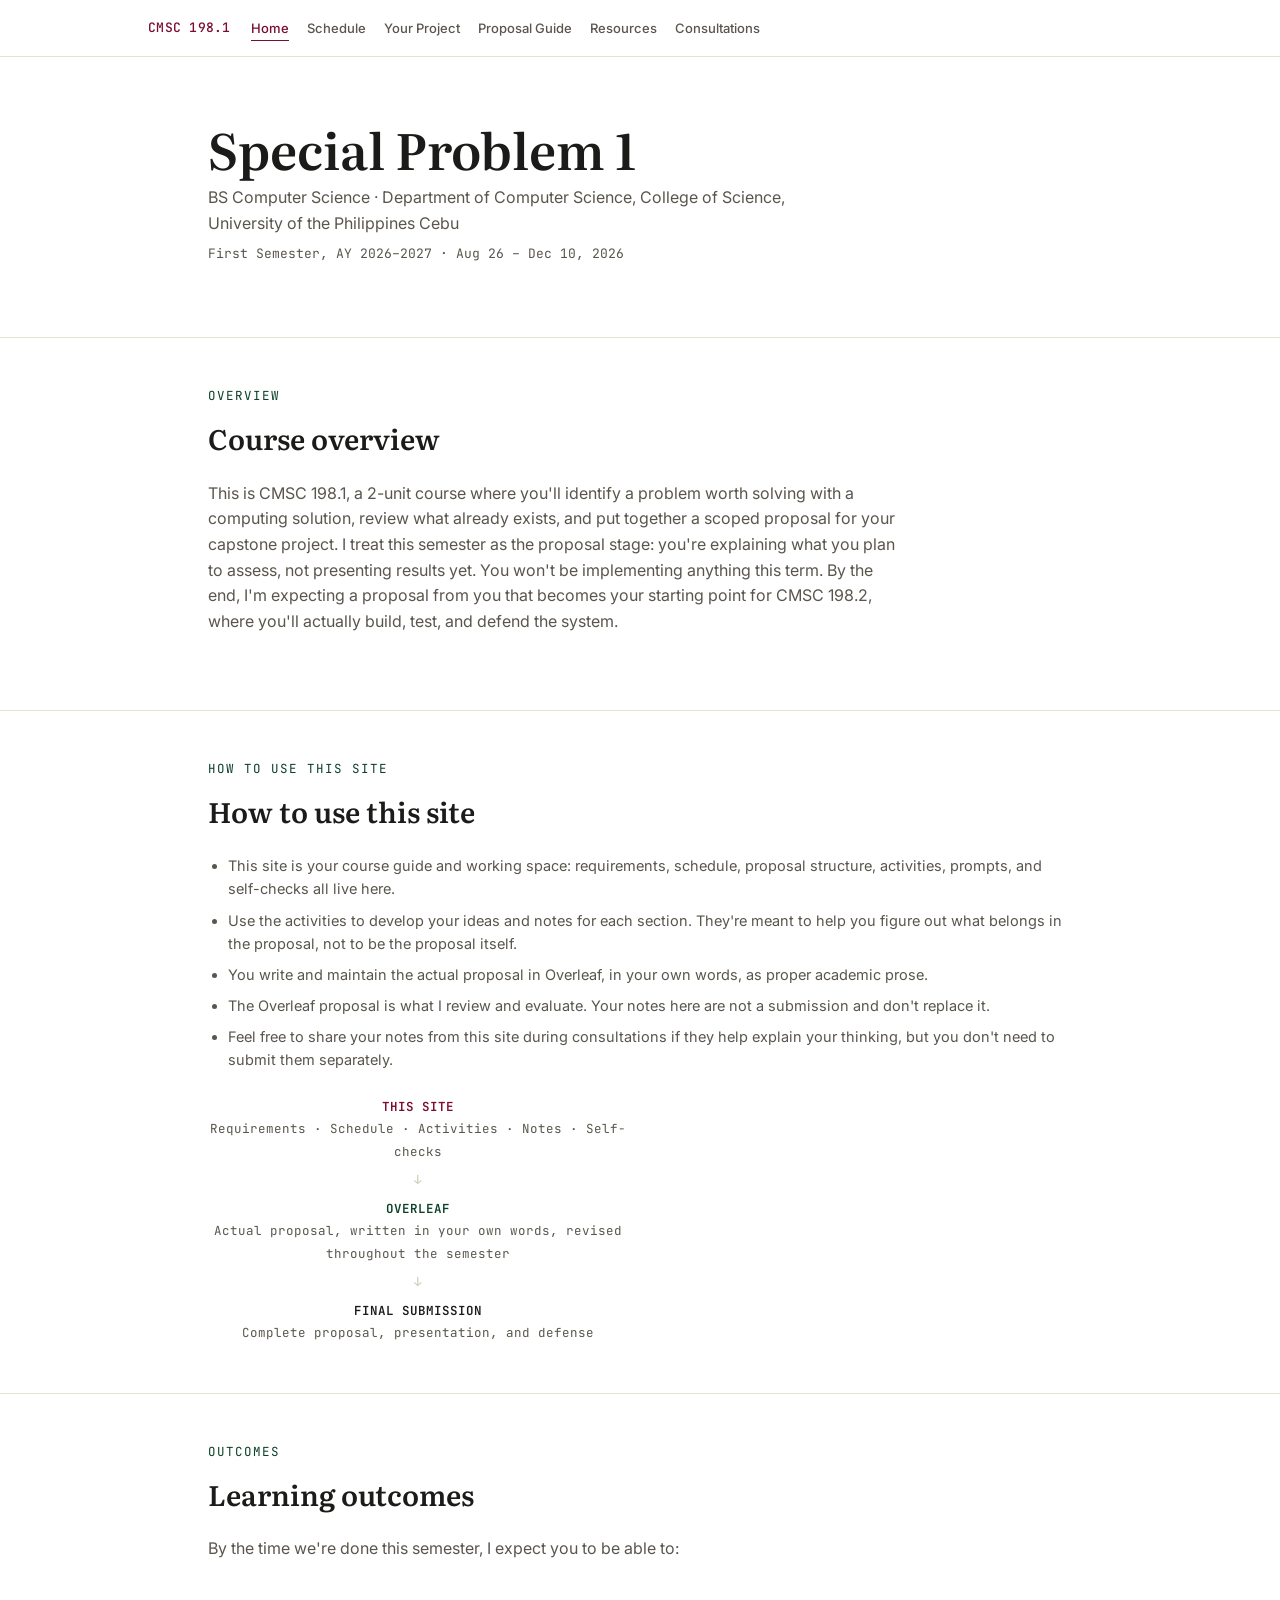
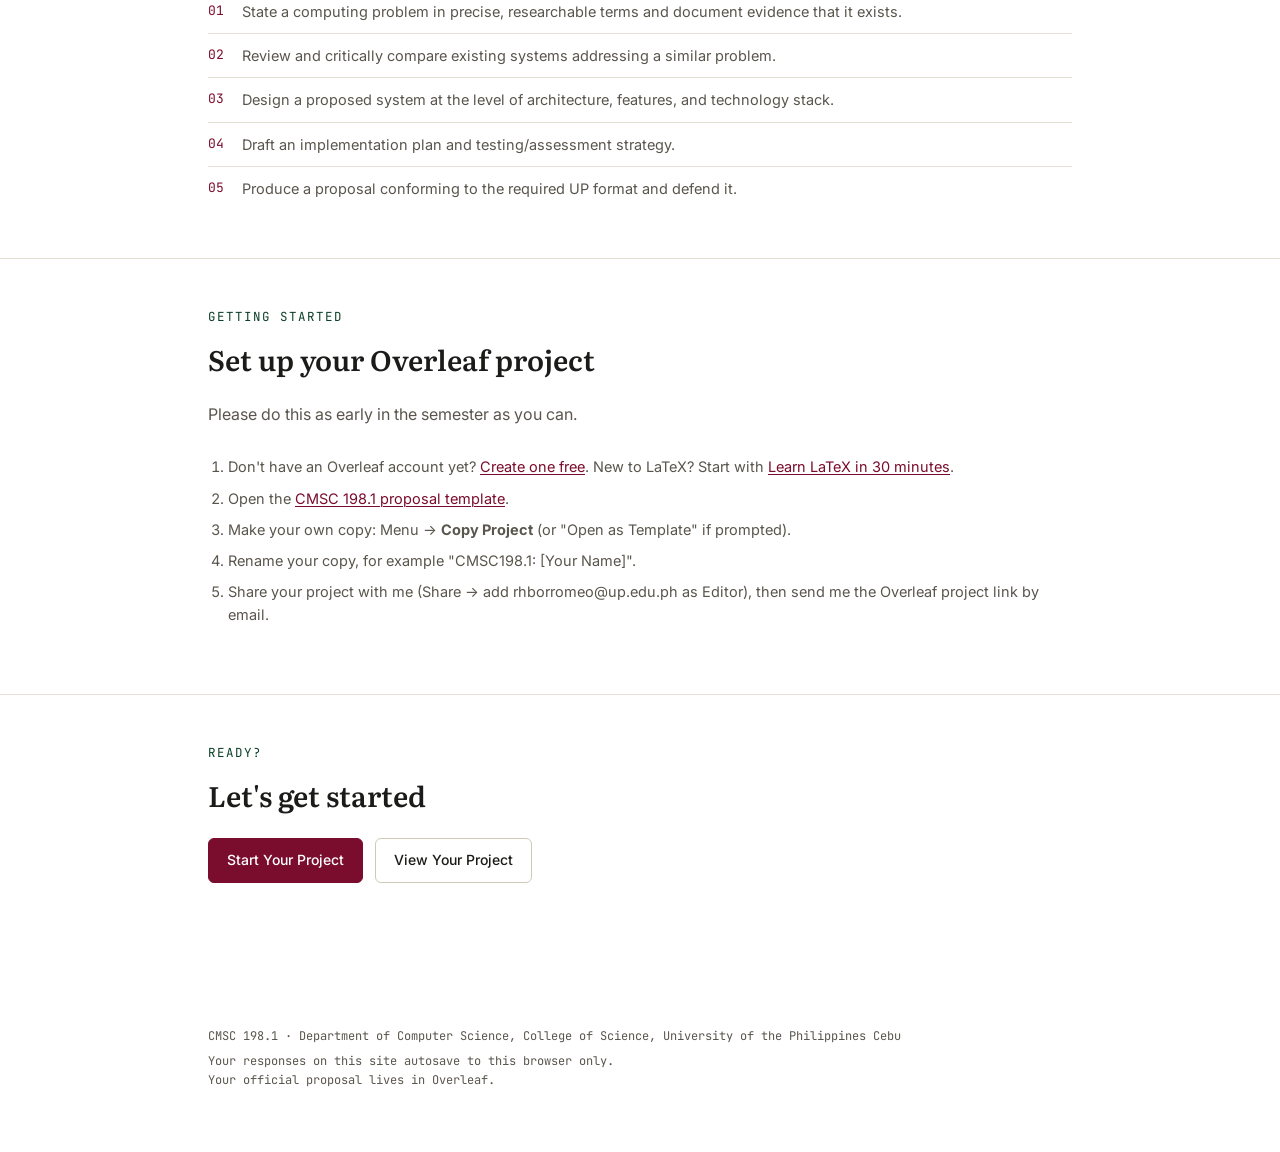
<file: cmsc198.html>
<!DOCTYPE html>
<!--
  CMSC 198.1 course companion: single-page app, vanilla JS, no build step.
  BEFORE PUBLISHING, search this file for "REPLACE:" to find every field you need to fill in:
    - Instructor email / consultation booking link / office details
    - Resource links you want to swap for your own
  See README-DEPLOY.md (packaged alongside this file) for Apps Script deployment notes.
-->
<html lang="en">
<head>
<meta charset="UTF-8">
<meta name="viewport" content="width=device-width, initial-scale=1.0">
<title>CMSC 198.1: Special Problem 1</title>
<link rel="preconnect" href="https://fonts.googleapis.com">
<link rel="preconnect" href="https://fonts.gstatic.com" crossorigin>
<link href="https://fonts.googleapis.com/css2?family=Literata:opsz,wght@7..72,400;7..72,500;7..72,600&family=Inter:wght@400;500;600&family=JetBrains+Mono:wght@400;500&display=swap" rel="stylesheet">
<style id="app-css">
:root{
  --white:#ffffff;
  --ink:#1b1b19;
  --ink-soft:#5a564d;
  --maroon:#7a0c2e;
  --maroon-deep:#53081f;
  --maroon-tint:#f8ebee;
  --green:#0b4028;
  --green-tint:#eaf2ec;
  --gold:#a47c1b;
  --gold-tint:#faf3e0;
  --line:#e4e0d4;
  --line-strong:#cfc9b8;
  --danger:#a3312a;
  --danger-tint:#fbecea;
  --font-display:'Literata', serif;
  --font-body:'Inter', sans-serif;
  --font-mono:'JetBrains Mono', monospace;
}
*{ box-sizing:border-box; }
html{ scroll-behavior:smooth; }
body{
  margin:0; background:var(--white); color:var(--ink);
  font-family:var(--font-body); font-size:16px; line-height:1.6;
  -webkit-font-smoothing:antialiased;
}
a{ color:var(--maroon); text-decoration-thickness:1px; text-underline-offset:2px; }
a:hover{ color:var(--maroon-deep); }
.skip-link{
  position:absolute; left:-999px; top:0; background:var(--maroon); color:#fff;
  padding:10px 16px; z-index:100; border-radius:0 0 6px 0;
}
.skip-link:focus{ left:0; }
.wrap{ max-width:920px; margin:0 auto; padding:0 28px; }
button{ font-family:var(--font-body); }
:focus-visible{ outline:2px solid var(--maroon); outline-offset:2px; }

/* nav */
nav.site-nav{ position:sticky; top:0; z-index:50; background:rgba(255,255,255,0.95); backdrop-filter:blur(6px); border-bottom:1px solid var(--line); }
.nav-inner{ max-width:1040px; margin:0 auto; padding:0 28px; display:flex; align-items:center; gap:20px; height:56px; }
.nav-brand{ font-family:var(--font-mono); font-size:13px; font-weight:500; color:var(--maroon); letter-spacing:0.02em; text-decoration:none; }
.nav-links{ display:flex; gap:18px; list-style:none; margin:0; padding:0; flex:1; flex-wrap:wrap; }
.nav-links a{ color:var(--ink-soft); font-size:13px; font-weight:500; text-decoration:none; padding:4px 0; border-bottom:1px solid transparent; white-space:nowrap; }
.nav-links a:hover{ color:var(--maroon); border-bottom-color:var(--maroon); }
.nav-links a.active{ color:var(--maroon); border-bottom-color:var(--maroon); }
.nav-toggle{ display:none; background:none; border:1px solid var(--line-strong); border-radius:5px; padding:6px 10px; font-size:13px; color:var(--ink); }

/* generic section/page structure */
.page{ padding:0 0 64px; }
header.hero{ padding:64px 0 48px; border-bottom:1px solid var(--line); }
.hero-kicker{ font-family:var(--font-mono); font-size:13px; color:var(--green); margin:0 0 16px; }
h1.hero-title{ font-family:var(--font-display); font-weight:600; font-size:clamp(32px,5vw,50px); line-height:1.08; margin:0 0 10px; }
.hero-sub{ font-size:16px; color:var(--ink-soft); max-width:60ch; margin:0 0 8px; }
.hero-meta{ font-family:var(--font-mono); font-size:13px; color:var(--ink-soft); margin:0 0 24px; }
.badge-row{ display:flex; flex-wrap:wrap; gap:10px; margin-bottom:24px; }
.badge{ font-family:var(--font-mono); font-size:12.5px; padding:6px 12px; border-radius:5px; border:1px solid var(--line-strong); color:var(--ink-soft); background:var(--white); }
.badge.accent{ border-color:var(--maroon); color:var(--maroon); background:var(--maroon-tint); }
.hero-actions{ display:flex; gap:12px; flex-wrap:wrap; }
.btn{ font-family:var(--font-body); font-size:14px; font-weight:500; padding:10px 18px; border-radius:6px; border:1px solid var(--line-strong); background:var(--white); color:var(--ink); text-decoration:none; display:inline-block; cursor:pointer; }
.btn:hover{ border-color:var(--maroon); color:var(--maroon); }
.btn-primary{ background:var(--maroon); color:#fff; border-color:var(--maroon); }
.btn-primary:hover{ background:var(--maroon-deep); border-color:var(--maroon-deep); color:#fff; }
.btn-sm{ font-size:12.5px; padding:6px 12px; }
.btn-danger{ border-color:var(--danger); color:var(--danger); }
.btn-danger:hover{ background:var(--danger-tint); color:var(--danger); }

section{ padding:48px 0; border-bottom:1px solid var(--line); }
section:last-of-type{ border-bottom:none; }
.eyebrow{ font-family:var(--font-mono); font-size:12.5px; color:var(--green); text-transform:uppercase; letter-spacing:0.08em; margin:0 0 10px; }
h2.section-title{ font-family:var(--font-display); font-weight:600; font-size:28px; margin:0 0 20px; }
.lede{ color:var(--ink-soft); max-width:70ch; margin:0 0 28px; }

/* journey / progress */
.journey{ position:relative; margin-left:6px; }
.journey::before{ content:""; position:absolute; left:11px; top:6px; bottom:6px; width:1px; background:var(--line-strong); }
.stage{ position:relative; padding:0 0 4px 40px; margin-bottom:6px; }
.stage-link{ display:block; text-decoration:none; color:inherit; padding:12px 16px 12px 0; border-radius:6px; }
.stage-link:hover{ background:var(--maroon-tint); }
.stage::before{
  content:""; position:absolute; left:0; top:14px; width:23px; height:23px; border-radius:50%;
  background:var(--white); border:2px solid var(--line-strong);
}
.stage.status-in-progress::before{ border-color:var(--gold); background:var(--gold-tint); }
.stage.status-completed::before{ border-color:var(--green); background:var(--green); }
.stage-num{ font-family:var(--font-mono); font-size:12px; color:var(--ink-soft); }
.stage-title{ font-size:16px; font-weight:600; margin:2px 0 2px; }
.stage-status{ font-family:var(--font-mono); font-size:11.5px; color:var(--ink-soft); }
.stage-status.status-completed{ color:var(--green); }
.stage-status.status-in-progress{ color:var(--gold); }

.progress-track{ height:8px; background:var(--line); border-radius:4px; overflow:hidden; margin:12px 0; }
.progress-fill{ height:100%; background:var(--green); border-radius:4px; }
.progress-label{ font-family:var(--font-mono); font-size:13px; color:var(--ink-soft); }

/* cards */
.card-grid{ display:grid; grid-template-columns:repeat(2,1fr); gap:16px; }
.card{ border:1px solid var(--line); border-radius:8px; padding:20px; display:flex; flex-direction:column; gap:8px; }
.card-label{ font-family:var(--font-mono); font-size:11.5px; color:var(--green); text-transform:uppercase; letter-spacing:0.05em; }
.card h3{ font-size:16px; margin:0; font-weight:600; }
.card p{ font-size:13.5px; color:var(--ink-soft); margin:0; flex:1; }
.card a.dl{ font-family:var(--font-mono); font-size:13px; font-weight:500; text-decoration:none; color:var(--maroon); margin-top:6px; }
.card a.dl::after{ content:" →"; }

/* module layout */
.module-header{ padding:40px 0 28px; border-bottom:1px solid var(--line); }
.module-stage{ font-family:var(--font-mono); font-size:12.5px; color:var(--green); text-transform:uppercase; letter-spacing:0.08em; }
.module-title{ font-family:var(--font-display); font-weight:600; font-size:32px; margin:8px 0 10px; }
.module-mapping{ font-family:var(--font-mono); font-size:12.5px; color:var(--ink-soft); }
.module-mapping strong{ color:var(--maroon); font-weight:500; }
.module-block{ padding:32px 0; border-bottom:1px solid var(--line); }
.module-block h3{ font-family:var(--font-body); font-size:14px; font-weight:600; text-transform:uppercase; letter-spacing:0.04em; margin:0 0 14px; }
.module-block p.desc{ color:var(--ink-soft); font-size:15px; margin:0 0 16px; }
.think-list{ list-style:none; margin:0; padding:0; }
.think-list li{ padding:10px 0; border-top:1px solid var(--line); font-size:14.5px; }
.think-list li:first-child{ border-top:none; }
.think-list textarea{ margin-top:8px; }

.field-group{ margin-bottom:18px; }
.field-label{ display:block; font-size:13.5px; font-weight:500; margin-bottom:6px; }
.field-hint{ display:block; font-size:12.5px; color:var(--ink-soft); margin-bottom:6px; }
input[type=text], input[type=date], textarea, select{
  width:100%; font-family:var(--font-body); font-size:14px; color:var(--ink);
  border:1px solid var(--line-strong); border-radius:6px; padding:9px 11px; background:var(--white);
}
textarea{ min-height:72px; resize:vertical; }
input[type=text]:focus, textarea:focus, select:focus{ border-color:var(--maroon); }

.candidate-block{ border:1px solid var(--line); border-radius:8px; padding:20px; margin-bottom:16px; }
.candidate-block h4{ font-size:14px; margin:0 0 14px; font-family:var(--font-mono); color:var(--green); text-transform:uppercase; letter-spacing:0.04em; }

table.dyn{ width:100%; border-collapse:collapse; font-size:13.5px; margin-bottom:12px; }
table.dyn th{ text-align:left; font-family:var(--font-mono); font-weight:500; font-size:11.5px; text-transform:uppercase; letter-spacing:0.04em; color:var(--ink-soft); padding:8px 8px; border-bottom:1px solid var(--line-strong); }
table.dyn td{ padding:6px 8px; border-bottom:1px solid var(--line); vertical-align:top; }
table.dyn td input, table.dyn td select{ font-size:13px; padding:6px 8px; }
table.dyn td.row-actions{ width:32px; }
.table-wrap{ overflow-x:auto; }
.icon-btn{ background:none; border:1px solid var(--line-strong); border-radius:5px; width:26px; height:26px; font-size:14px; line-height:1; color:var(--ink-soft); cursor:pointer; }
.icon-btn:hover{ border-color:var(--danger); color:var(--danger); }

.checklist{ list-style:none; margin:0; padding:0; }
.checklist li{ display:flex; align-items:flex-start; gap:10px; padding:9px 0; border-top:1px solid var(--line); font-size:14.5px; }
.checklist li:first-child{ border-top:none; }
.checklist input[type=checkbox]{ margin-top:3px; width:16px; height:16px; accent-color:var(--maroon); flex:0 0 auto; }
.checklist-group-label{ font-family:var(--font-mono); font-size:12px; color:var(--green); text-transform:uppercase; letter-spacing:0.05em; margin:20px 0 4px; }
.checklist-group-label:first-child{ margin-top:0; }

.callout{ padding:14px 16px; border-radius:6px; font-size:13.5px; margin:0 0 20px; }
.callout.warning{ border:1px solid var(--gold); background:var(--gold-tint); color:var(--ink-soft); }
.callout.info{ border:1px solid var(--line-strong); background:var(--white); color:var(--ink-soft); }
.callout strong{ color:var(--ink); }

.storage-note{ font-family:var(--font-mono); font-size:11.5px; color:var(--ink-soft); display:flex; align-items:center; gap:6px; margin-top:6px; }
.storage-note::before{ content:"●"; color:var(--green); font-size:8px; }

.module-nav{ display:flex; justify-content:space-between; align-items:center; padding:32px 0; gap:12px; flex-wrap:wrap; }
.repeatable-item{ display:flex; gap:8px; margin-bottom:8px; align-items:center; }
.repeatable-item input{ flex:1; }
.add-btn{ font-family:var(--font-mono); font-size:12.5px; border:1px dashed var(--line-strong); background:none; color:var(--ink-soft); padding:8px 12px; border-radius:6px; cursor:pointer; }
.add-btn:hover{ border-color:var(--maroon); color:var(--maroon); }

.contact-grid{ display:grid; grid-template-columns:repeat(2,1fr); gap:24px; }
.contact-item{ border-top:1px solid var(--line); padding-top:12px; }
.contact-item .k{ font-family:var(--font-mono); font-size:11.5px; color:var(--green); text-transform:uppercase; letter-spacing:0.05em; margin-bottom:4px; }
.contact-item .v{ font-size:15px; }

.outcome-list{ list-style:none; margin:0; padding:0; }
.outcome-list li{ display:flex; gap:12px; padding:10px 0; border-top:1px solid var(--line); font-size:14.5px; color:var(--ink-soft); }
.outcome-list li:first-child{ border-top:none; }
.outcome-list .n{ font-family:var(--font-mono); color:var(--maroon); flex:0 0 22px; font-size:13px; padding-top:1px; }

table.milestones{ width:100%; border-collapse:collapse; font-size:14px; }
table.milestones th{ text-align:left; font-family:var(--font-mono); font-weight:500; font-size:12px; text-transform:uppercase; letter-spacing:0.04em; color:var(--ink-soft); padding:8px 10px; border-bottom:1px solid var(--line-strong); }
table.milestones td{ padding:12px 10px; border-bottom:1px solid var(--line); vertical-align:top; }
table.milestones td.date{ font-family:var(--font-mono); font-size:13px; white-space:nowrap; }
table.milestones tr.past td.date{ color:var(--ink-soft); }

footer{ padding:32px 0 56px; }
footer p{ font-family:var(--font-mono); font-size:12px; color:var(--ink-soft); margin:0 0 6px; }
footer .footer-note{ max-width:60ch; }

@media (max-width:760px){
  .nav-links{
    position:fixed; top:56px; left:0; right:0; background:var(--white);
    flex-direction:column; gap:0; border-bottom:1px solid var(--line);
    max-height:0; overflow:hidden; transition:max-height 0.25s ease;
  }
  .nav-links.open{ max-height:400px; overflow-y:auto; }
  .nav-links a{ padding:14px 28px; width:100%; border-bottom:1px solid var(--line); box-sizing:border-box; }
  .nav-toggle{ display:block; }
  .card-grid, .contact-grid{ grid-template-columns:1fr; }
  .table-wrap{ -webkit-overflow-scrolling:touch; }
}

@media (prefers-reduced-motion: reduce){
  html{ scroll-behavior:auto; }
  *{ transition:none !important; }
}

</style>
</head>
<body>

<a href="#main" class="skip-link">Skip to content</a>

<nav class="site-nav">
  <div class="nav-inner">
    <a href="#/home" class="nav-brand">CMSC 198.1</a>
    <button class="nav-toggle" id="navToggle" aria-expanded="false" aria-controls="navLinks">Menu</button>
    <ul class="nav-links" id="navLinks">
      <li><a href="#/home" data-route="home">Home</a></li>
      <li><a href="#/schedule" data-route="schedule">Schedule</a></li>
      <li><a href="#/journey" data-route="journey">Your Project</a></li>
      <li><a href="#/proposal-guide" data-route="proposal-guide">Proposal Guide</a></li>
      <li><a href="#/resources" data-route="resources">Resources</a></li>
      <li><a href="#/consultations" data-route="consultations">Consultations</a></li>
    </ul>
  </div>
</nav>

<main id="main"></main>

<footer>
  <div class="wrap">
    <p>CMSC 198.1 · Department of Computer Science, College of Science, University of the Philippines Cebu</p>
    <p class="footer-note">Your responses on this site autosave to this browser only. Your official proposal lives in Overleaf.</p>
  </div>
</footer>

<script id="app-data" type="application/json">{"CONFIG": {"code": "CMSC 198.1", "title": "Special Problem 1", "program": "BS Computer Science", "institution": "University of the Philippines Cebu", "unit": "Department of Computer Science, College of Science", "semester": "First Semester, AY 2026–2027", "overleafTemplate": "https://www.overleaf.com/read/rftgnhrmrdnv#333d6d", "dates": {"start": "2026-08-26", "end": "2026-12-10"}, "outcomes": ["State a computing problem in precise, researchable terms and document evidence that it exists.", "Review and critically compare existing systems addressing a similar problem.", "Design a proposed system at the level of architecture, features, and technology stack.", "Draft an implementation plan and testing/assessment strategy.", "Produce a proposal conforming to the required UP format and defend it."]}, "MILESTONES": [{"date": "2026-08-26", "label": "Aug 26", "title": "Discuss course guide", "kind": "start"}, {"date": "2026-09-09", "label": "Sep 9", "title": "Finalize problem", "kind": "due", "module": 1}, {"date": "2026-09-30", "label": "Sep 30", "title": "Complete Introduction", "kind": "due", "module": 3}, {"date": "2026-10-14", "label": "Oct 14", "title": "Review of Existing Alternatives", "kind": "due", "module": 5}, {"date": "2026-11-04", "label": "Nov 4", "title": "Project Details", "kind": "due", "module": 7}, {"date": "2026-11-25", "label": "Nov 18", "title": "Project Assessment", "kind": "due", "module": 9}, {"date": "2026-12-02", "label": "Dec 2", "title": "Full proposal", "kind": "due", "module": 10}, {"date": "2026-12-07", "label": "Dec 7", "title": "Presentation slides", "kind": "due", "module": null}, {"date": "2026-12-9", "label": "Dec 9", "title": "Final proposal defense", "kind": "defense", "module": null}], "RESOURCES": {"Proposal": [{"label": "Overleaf template (CMSC 198.1)", "url": "https://www.overleaf.com/read/rftgnhrmrdnv#333d6d"}, {"label": "Compiled sample proposal (PDF)", "url": "./files/cmsc198-template-compiled.pdf"}, {"label": "Formatting guide: writing an abstract (GMU Writing Center)", "url": "https://writingcenter.gmu.edu/writing-resources/different-genres/writing-an-abstract"}], "Research": [{"label": "Google Scholar", "url": "https://scholar.google.com"}, {"label": "UP Cebu Library", "url": "https://www.upcebu.edu.ph/library/"}, {"label": "APA citation quick guide", "url": "https://apastyle.apa.org/style-grammar-guidelines/references"}], "System Design": [{"label": "Entity-relationship diagram basics", "url": "https://www.lucidchart.com/pages/er-diagrams"}, {"label": "C4 model for software architecture diagrams", "url": "https://c4model.com/"}], "Assessment": [{"label": "Nielsen Norman Group: usability testing 101", "url": "https://www.nngroup.com/articles/usability-testing-101/"}, {"label": "OWASP ZAP (required for web app security testing)", "url": "https://www.zaproxy.org/"}, {"label": "WebAIM: accessibility testing", "url": "https://webaim.org/articles/"}, {"label": "web.dev: performance testing basics", "url": "https://web.dev/learn/performance"}]}, "MODULES": [{"id": 1, "stage": "Stage 01", "title": "Choose a Problem", "section": "Introduction › Statement of the Problem", "why": "Every proposal starts with a real problem, not a technology idea looking for a use case. This stage helps you separate “I want to build an app” from “there is a specific problem, affecting specific people, that a computing solution could address.”", "produce": ["Two or three candidate problems, described independently of any solution.", "A short justification for the one you'll investigate further."], "think": ["Am I starting from a problem, or from a technology I already want to use?", "Could I explain this problem to someone outside CS without mentioning an app or system?"], "tryIt": {"type": "candidates", "count": 3, "fields": [{"key": "what", "label": "What is the problem?"}, {"key": "who", "label": "Who experiences it?"}, {"key": "where", "label": "Where does it occur?"}, {"key": "current", "label": "What happens currently?"}, {"key": "why", "label": "Why does it matter?"}]}, "selfCheck": ["I can describe the problem without naming a specific technology.", "Someone is clearly affected by the problem.", "I can identify evidence that the problem exists.", "The problem has a realistic computing component.", "The project appears feasible for the Special Problem sequence.", "I have written this section in my Overleaf proposal, in my own words, not just pasted my raw answers from this site."]}, {"id": 2, "stage": "Stage 02", "title": "Document the Problem", "section": "Introduction › Documentation of the Problem", "why": "A problem statement is only as strong as the evidence behind it. This stage is about collecting proof (data, reports, workflows, firsthand accounts) that the problem you chose is real and significant, not assumed.", "produce": ["An evidence table with at least three independent sources supporting your problem statement."], "think": ["Does this source directly support your description of the problem, or just something adjacent to it?", "Would a skeptical reader accept this as evidence, or would they ask for more?"], "tryIt": {"type": "evidence-table", "columns": [{"key": "source", "label": "Source"}, {"key": "type", "label": "Type"}, {"key": "demonstrates", "label": "What does it demonstrate?"}, {"key": "reference", "label": "Reference"}, {"key": "notes", "label": "Notes"}], "typeOptions": ["Academic literature", "Statistics", "Report", "Institutional documentation", "Process/workflow evidence", "User/client evidence", "Dataset", "Other"]}, "selfCheck": ["I have at least three independent sources.", "Each source directly supports my problem statement, not just a related topic.", "I can explain what each source demonstrates in one sentence.", "I have not treated a source as valid just because it was easy to find.", "I have written this section in my Overleaf proposal, in my own words, not just pasted my raw answers from this site."]}, {"id": 3, "stage": "Stage 03", "title": "Objectives & Scope", "section": "Introduction › Background and Objectives / Significance and Scope", "why": "This stage turns your problem into a direction: why the project exists, what it aims to do, who benefits, and, just as important, what it will deliberately leave out. A tight scope is what makes a Special Problem project finishable.", "produce": ["Background: the circumstances and need that led to the project.", "An overall objective and two or three specific objectives.", "Significance: who benefits and how.", "Scope: what's in, what's out, and why."], "think": ["If I removed my proposed technology, would this background still make sense?", "Does every specific objective trace back to the problem I documented?"], "tryIt": {"type": "objectives-scope"}, "selfCheck": ["My background explains the need without describing my solution yet.", "Each specific objective responds directly to the problem.", "I've named who benefits and how, specifically.", "My scope is realistic for one Special Problem sequence, not everything I could imagine building.", "I have written this section in my Overleaf proposal, in my own words, not just pasted my raw answers from this site."]}, {"id": 4, "stage": "Stage 04", "title": "Existing Alternatives", "section": "Review of Existing Alternatives › Existing Systems", "why": "Before proposing something new, you need to know what already exists. This isn't a formality. It's how you find out whether your idea is genuinely needed, and how you'll justify that later.", "produce": ["A comparison table of at least three existing systems addressing a similar problem."], "think": ["Am I comparing systems that genuinely compete for the same problem, or just anything vaguely related?", "What would a reader learn from this table that they couldn't guess on their own?"], "tryIt": {"type": "alt-table", "columns": [{"key": "system", "label": "System"}, {"key": "platform", "label": "Platform / License"}, {"key": "description", "label": "Description"}, {"key": "relation", "label": "Relation to Proposed System"}, {"key": "reference", "label": "Reference"}]}, "selfCheck": ["I have at least three relevant systems, not just the first three I found.", "Each entry names a real, specific relation to my proposed system, not just “similar.”", "I have a reference for every entry.", "I have written this section in my Overleaf proposal, in my own words, not just pasted my raw answers from this site."]}, {"id": 5, "stage": "Stage 05", "title": "Gap & Opportunity", "section": "Review of Existing Alternatives › Analysis of Alternatives / Gaps and Opportunities", "why": "A gap is not simply the absence of a system with exactly your proposed features. This stage asks you to step back from your comparison table and synthesize what it actually reveals, and to establish a meaningful opportunity, not just a technicality.", "produce": ["A short synthesis identifying what existing systems do well, what recurs as a limitation, and the opportunity your project addresses."], "think": ["If I described this gap to my adviser in two sentences, would it sound like a real opportunity or a stretch?", "Am I comparing my project against what's actually missing, or against a strawman version of the alternatives?"], "tryIt": {"type": "reflective", "fields": [{"key": "strengths", "label": "What do existing systems do well?"}, {"key": "limitations", "label": "What limitations recur across them?"}, {"key": "unmet", "label": "What needs remain unmet?"}, {"key": "opportunity", "label": "What opportunity does your proposed project address?"}, {"key": "relation", "label": "How does your proposed project relate to existing work?"}]}, "selfCheck": ["My gap is a meaningful opportunity, not just “no one has my exact combination of features.”", "I've identified patterns across the alternatives, not just repeated my table.", "The opportunity clearly connects back to the problem I documented in Stage 2.", "I have written this section in my Overleaf proposal, in my own words, not just pasted my raw answers from this site."]}, {"id": 6, "stage": "Stage 06", "title": "Proposed System", "section": "Project Details › Overview / Theoretical Framework / Technologies To Use", "why": "This is where your proposed system takes shape on paper: what it is, who it's for, what ideas or frameworks ground it, and what you'll build it with, and why.", "produce": ["An overview: purpose, intended users, problem addressed, expected benefits.", "The theories, models, or prior work that support your approach.", "A technology choice per layer, with your reasoning."], "think": ["Would a classmate understand what my system does from this overview alone, without seeing a screenshot?", "Am I choosing each technology for a reason, or because it's familiar?"], "tryIt": {"type": "proposed-system"}, "selfCheck": ["My overview names a purpose, users, and expected benefit, not just a feature list.", "I can justify each technology choice in one sentence.", "I've connected at least one theory, model, or prior study to my design approach.", "I have written this section in my Overleaf proposal, in my own words, not just pasted my raw answers from this site."]}, {"id": 7, "stage": "Stage 07", "title": "System Design", "section": "Project Details › System Design / System Architecture / System Features / Database Design", "why": "Design is where the proposal gets concrete: how the pieces fit together, what the system actually does, and how data is structured. You don't need a polished diagram yet. You need to know what belongs in one.", "produce": ["An architecture that identifies users, client, application, APIs/services, database, external systems, and data flows.", "A feature table with priorities.", "A first pass at your database entities and relationships."], "think": ["Have I distinguished the core system from features I'd only build if there were extra time?", "Could someone else draw my architecture diagram from what I've written here?"], "tryIt": {"type": "system-design"}, "selfCheck": ["I've identified every major architecture component, even in outline form.", "My features are labeled Essential, Important, or Optional, not all Essential.", "I have a first-pass entity list, even if the full ERD isn't finished yet.", "I have written this section in my Overleaf proposal, in my own words, not just pasted my raw answers from this site."]}, {"id": 8, "stage": "Stage 08", "title": "Implementation Plan", "section": "Project Details › Implementation Plan", "why": "A plan turns your proposal into something achievable in the time you actually have. This stage is about sequencing the work, not just listing tasks, but showing what depends on what.", "produce": ["A phase-by-phase implementation plan with start/end estimates and dependencies."], "think": ["Is this plan realistic for one semester of CMSC 198.2, or does it assume unlimited time?", "Which phases actually depend on a previous phase finishing first?"], "tryIt": {"type": "plan-table", "columns": [{"key": "phase", "label": "Phase"}, {"key": "activity", "label": "Activity"}, {"key": "start", "label": "Start"}, {"key": "end", "label": "End"}, {"key": "dependency", "label": "Dependency"}], "seedRows": [{"phase": "Planning", "activity": "", "start": "", "end": "", "dependency": ""}, {"phase": "Development", "activity": "", "start": "", "end": "", "dependency": ""}, {"phase": "Testing", "activity": "", "start": "", "end": "", "dependency": ""}, {"phase": "Finalization", "activity": "", "start": "", "end": "", "dependency": ""}]}, "selfCheck": ["Every phase has at least one concrete activity, not just a label.", "Dependencies are marked where one phase genuinely can't start before another finishes.", "The overall timeline fits realistically within CMSC 198.2.", "I have written this section in my Overleaf proposal, in my own words, not just pasted my raw answers from this site."]}, {"id": 9, "stage": "Stage 09", "title": "Project Assessment", "section": "Project Assessment › User Testing / Security Testing / Other Assessments", "why": "In CMSC 198.1 you're not running tests yet. You're planning how you will. A clear testing plan shows your adviser and panel that you've thought about how you'll know whether the system actually works.", "produce": ["A user testing plan: who, how many, what tasks, how you'll analyze and report results.", "A security testing plan (OWASP ZAP is required for web applications).", "Optionally, a plan for performance, compatibility, or accessibility testing."], "think": ["If I ran this testing plan exactly as written, would it actually tell me whether the system succeeded?", "Have I defined success in a way I could measure, not just “users like it”?"], "tryIt": {"type": "assessment"}, "selfCheck": ["My user testing plan names specific tasks, not just “test the system.”", "I've defined success criteria with a target, not just a vague goal.", "My security testing plan names OWASP ZAP if this is a web application.", "Optional assessments are clearly marked optional, not presented as required.", "I have written this section in my Overleaf proposal, in my own words, not just pasted my raw answers from this site."]}, {"id": 10, "stage": "Stage 10", "title": "Final Proposal", "section": "Whole proposal: front matter and main body", "why": "This stage is a structural check, not a content check. It helps you verify your Overleaf proposal actually contains everything the template requires before you submit the final proposal and defend it.", "produce": ["A complete Overleaf proposal document containing every required front-matter and main-body section."], "think": ["Have I opened my compiled PDF recently, or am I trusting that it's fine?", "Would a reader who skipped my earlier drafts still understand the whole proposal from this document alone?"], "tryIt": {"type": "final-checklist", "groups": [{"label": "Front Matter", "items": ["Title Page", "Permission Page", "Approval Page", "Acknowledgement", "Abstract", "Table of Contents", "List of Tables", "List of Figures"]}, {"label": "Main Body", "items": ["Introduction", "Review of Existing Alternatives", "Project Details", "Project Assessment", "References"]}]}, "selfCheck": ["Every front-matter and main-body item is present in my compiled PDF.", "I understand that checking every box here does not mean the proposal is academically complete. My adviser's review still matters.", "My Overleaf project is shared with my instructor.", "Every stage's thinking made it into this document as proper written prose, not leftover notes or bullet points from this site."]}], "MAPPING": [{"activity": "Candidate problem selection", "section": "Introduction › Statement of the Problem", "module": 1}, {"activity": "Evidence inventory", "section": "Introduction › Documentation of the Problem", "module": 2}, {"activity": "Objectives & scope worksheet", "section": "Introduction › Background, Objectives, Significance & Scope", "module": 3}, {"activity": "Alternative comparison table", "section": "Review of Existing Alternatives › Existing Systems", "module": 4}, {"activity": "Gap analysis", "section": "Review of Existing Alternatives › Gaps and Opportunities", "module": 5}, {"activity": "System overview & technology table", "section": "Project Details › Overview / Theoretical Framework / Technologies To Use", "module": 6}, {"activity": "Architecture, features & database notes", "section": "Project Details › System Design", "module": 7}, {"activity": "Implementation plan table", "section": "Project Details › Implementation Plan", "module": 8}, {"activity": "Testing plan", "section": "Project Assessment › User Testing / Security Testing", "module": 9}, {"activity": "Final structural checklist", "section": "Whole proposal", "module": 10}]}</script>
<script id="app-js">(function(){
"use strict";
var DATA = JSON.parse(document.getElementById('app-data').textContent);
var CONFIG = DATA.CONFIG, MILESTONES = DATA.MILESTONES, RESOURCES = DATA.RESOURCES, MODULES = DATA.MODULES, MAPPING = DATA.MAPPING;
var NS = "cmsc1981";

/* REPLACE: office/venue if you want something more specific */
var INSTRUCTOR = {
  name: "Dr. Ria Mae Borromeo",
  email: "rhborromeo@up.edu.ph",
  bookingUrl: "https://tidycal.com/rhborromeo/meeting-schedule",
  office: "By appointment via TidyCal, or Google Hangouts if no slot fits."
};

/* ---------- storage ---------- */
function lsGet(key, fallback){
  try{ var v = localStorage.getItem(NS + "." + key); return v === null ? fallback : JSON.parse(v); }
  catch(e){ return fallback; }
}
function lsSet(key, value){
  try{ localStorage.setItem(NS + "." + key, JSON.stringify(value)); return true; }
  catch(e){ return false; }
}
function getPath(obj, path){
  var parts = path.split(".");
  var cur = obj;
  for(var i=0;i<parts.length;i++){
    if(cur === undefined || cur === null) return undefined;
    cur = cur[parts[i]];
  }
  return cur;
}
function setPath(obj, path, value){
  var parts = path.split(".");
  var cur = obj;
  for(var i=0;i<parts.length-1;i++){
    var p = parts[i];
    var nextIsIndex = /^\d+$/.test(parts[i+1]);
    if(cur[p] === undefined || cur[p] === null){ cur[p] = nextIsIndex ? [] : {}; }
    cur = cur[p];
  }
  cur[parts[parts.length-1]] = value;
}

function getModuleData(id){ return lsGet("module." + id, {}); }
function setModuleData(id, data){
  lsSet("module." + id, data);
  var prog = getProgress();
  if(!prog[id] || prog[id] === "not-started"){
    prog[id] = "in-progress";
    setProgress(prog);
  }
}
function getProgress(){ return lsGet("progress", {}); }
function setProgress(p){ lsSet("progress", p); }
function markComplete(id){
  var prog = getProgress();
  prog[id] = "completed";
  setProgress(prog);
  renderRoute();
}
function progressCount(){
  var prog = getProgress(); var n = 0;
  MODULES.forEach(function(m){ if(prog[m.id] === "completed") n++; });
  return n;
}
function currentStageModule(){
  var prog = getProgress();
  for(var i=0;i<MODULES.length;i++){
    if(prog[MODULES[i].id] !== "completed") return MODULES[i];
  }
  return MODULES[MODULES.length-1];
}

/* ---------- helpers ---------- */
function esc(s){
  if(s === undefined || s === null) return "";
  return String(s).replace(/[&<>"']/g, function(c){
    return {"&":"&amp;","<":"&lt;",">":"&gt;",'"':"&quot;","'":"&#39;"}[c];
  });
}
function fmtDate(iso){
  var d = new Date(iso + "T00:00:00");
  return d.toLocaleDateString('en-US', {month:'short', day:'numeric'});
}
function daysUntil(iso){
  var now = new Date(); now.setHours(0,0,0,0);
  var d = new Date(iso + "T00:00:00");
  return Math.round((d-now)/86400000);
}
function nextMilestone(){
  var today = new Date().toISOString().slice(0,10);
  for(var i=0;i<MILESTONES.length;i++){ if(MILESTONES[i].date >= today && MILESTONES[i].kind !== "start") return MILESTONES[i]; }
  return null;
}
function statusLabel(s){
  if(s === "completed") return "Completed";
  if(s === "in-progress") return "In progress";
  return "Not started";
}

/* ---------- router ---------- */
var routes = {};
function route(name, fn){ routes[name] = fn; }
function renderRoute(){
  var hash = location.hash.replace(/^#\//, "") || "home";
  var parts = hash.split("/");
  var main = document.getElementById('main');
  var html = "";
  if(parts[0] === "module" && parts[1]){
    html = renderModule(parseInt(parts[1],10));
    setActiveNav("journey");
  } else if(routes[parts[0]]){
    html = routes[parts[0]]();
    setActiveNav(parts[0]);
  } else {
    html = routes.home();
    setActiveNav("home");
  }
  main.innerHTML = html;
  wireModuleInputs();
  window.scrollTo(0,0);
}
function setActiveNav(name){
  var links = document.querySelectorAll('.nav-links a');
  links.forEach(function(a){ a.classList.toggle('active', a.dataset.route === name); });
}
window.addEventListener('hashchange', renderRoute);

/* ================= HOME (course overview merged in) ================= */
route('home', function(){
  var outcomesHtml = CONFIG.outcomes.map(function(o,i){
    return '<li><span class="n">' + String(i+1).padStart(2,'0') + '</span>' + esc(o) + '</li>';
  }).join("");
  var hasStarted = Object.keys(getProgress()).length > 0;
  return (
  '<div class="page">' +
  '<header class="hero"><div class="wrap">' +
    '<h1 class="hero-title">' + esc(CONFIG.title) + '</h1>' +
    '<p class="hero-sub">' + esc(CONFIG.program) + ' · ' + esc(CONFIG.unit) + ', ' + esc(CONFIG.institution) + '</p>' +
    '<p class="hero-meta">' + esc(CONFIG.semester) + ' · Aug 26 – Dec 10, 2026</p>' +
  '</div></header>' +
  '<section><div class="wrap">' +
    '<p class="eyebrow">Overview</p>' +
    '<h2 class="section-title">Course overview</h2>' +
    '<p class="lede">This is CMSC 198.1, a 2-unit course where you\'ll identify a problem worth solving with a computing solution, review what already exists, and put together a scoped proposal for your capstone project. I treat this semester as the proposal stage: you\'re explaining what you plan to assess, not presenting results yet. You won\'t be implementing anything this term. By the end, I\'m expecting a proposal from you that becomes your starting point for CMSC 198.2, where you\'ll actually build, test, and defend the system.</p>' +
  '</div></section>' +
  '<section><div class="wrap">' +
    '<p class="eyebrow">How to use this site</p>' +
    '<h2 class="section-title">How to use this site</h2>' +
    '<ul style="color:var(--ink-soft); font-size:14.5px; padding-left:20px; margin:0 0 24px;">' +
      '<li style="margin-bottom:8px;">This site is your course guide and working space: requirements, schedule, proposal structure, activities, prompts, and self-checks all live here.</li>' +
      '<li style="margin-bottom:8px;">Use the activities to develop your ideas and notes for each section. They\'re meant to help you figure out what belongs in the proposal, not to be the proposal itself.</li>' +
      '<li style="margin-bottom:8px;">You write and maintain the actual proposal in Overleaf, in your own words, as proper academic prose.</li>' +
      '<li style="margin-bottom:8px;">The Overleaf proposal is what I review and evaluate. Your notes here are not a submission and don\'t replace it.</li>' +
      '<li style="margin-bottom:8px;">Feel free to share your notes from this site during consultations if they help explain your thinking, but you don\'t need to submit them separately.</li>' +
    '</ul>' +
    '<div style="max-width:420px; font-family:var(--font-mono); font-size:12.5px; color:var(--ink-soft); text-align:center; line-height:1.8;">' +
      '<div style="font-weight:600; color:var(--maroon);">THIS SITE</div>' +
      '<div>Requirements · Schedule · Activities · Notes · Self-checks</div>' +
      '<div style="margin:6px 0; color:var(--line-strong);">↓</div>' +
      '<div style="font-weight:600; color:var(--green);">OVERLEAF</div>' +
      '<div>Actual proposal, written in your own words, revised throughout the semester</div>' +
      '<div style="margin:6px 0; color:var(--line-strong);">↓</div>' +
      '<div style="font-weight:600; color:var(--ink);">FINAL SUBMISSION</div>' +
      '<div>Complete proposal, presentation, and defense</div>' +
    '</div>' +
  '</div></section>' +
  '<section><div class="wrap">' +
    '<p class="eyebrow">Outcomes</p>' +
    '<h2 class="section-title">Learning outcomes</h2>' +
    '<p class="lede">By the time we\'re done this semester, I expect you to be able to:</p>' +
    '<ul class="outcome-list">' + outcomesHtml + '</ul>' +
  '</div></section>' +
  '<section><div class="wrap">' +
    '<p class="eyebrow">Getting started</p>' +
    '<h2 class="section-title">Set up your Overleaf project</h2>' +
    '<p class="lede">Please do this as early in the semester as you can.</p>' +
    '<ol style="color:var(--ink-soft); font-size:14.5px; padding-left:20px; margin:0 0 20px;">' +
      '<li style="margin-bottom:8px;">Don\'t have an Overleaf account yet? <a href="https://www.overleaf.com/register" target="_blank" rel="noopener">Create one free</a>. New to LaTeX? Start with <a href="https://www.overleaf.com/learn/latex/Learn_LaTeX_in_30_minutes" target="_blank" rel="noopener">Learn LaTeX in 30 minutes</a>.</li>' +
      '<li style="margin-bottom:8px;">Open the <a href="' + esc(CONFIG.overleafTemplate) + '" target="_blank" rel="noopener">CMSC 198.1 proposal template</a>.</li>' +
      '<li style="margin-bottom:8px;">Make your own copy: Menu → <strong>Copy Project</strong> (or "Open as Template" if prompted).</li>' +
      '<li style="margin-bottom:8px;">Rename your copy, for example "CMSC198.1: [Your Name]".</li>' +
      '<li style="margin-bottom:8px;">Share your project with me (Share → add ' + esc(INSTRUCTOR.email) + ' as Editor), then send me the Overleaf project link by email.</li>' +
    '</ol>' +
  '</div></section>' +
  '<section style="border-bottom:none;"><div class="wrap">' +
    '<p class="eyebrow">Ready?</p>' +
    '<h2 class="section-title">' + (hasStarted ? 'Continue where you left off' : 'Let\'s get started') + '</h2>' +
    '<div class="hero-actions">' +
      (hasStarted ? '' : '<a class="btn btn-primary" href="#/module/1">Start Your Project</a>') +
      '<a class="btn' + (hasStarted ? ' btn-primary' : '') + '" href="#/journey">View Your Project</a>' +
    '</div>' +
  '</div></section>' +
  '</div>'
  );
});

/* ================= SCHEDULE ================= */
route('schedule', function(){
  var today = new Date().toISOString().slice(0,10);
  var rows = MILESTONES.map(function(m){
    var past = m.date < today ? "past" : "";
    var link = m.module ? '<a href="#/module/' + m.module + '">' + esc(m.title) + '</a>' : esc(m.title);
    return '<tr class="' + past + '"><td class="date">' + esc(m.label) + '</td><td>' + link + (m.kind === 'due' ? ' <span class="badge">due</span>' : m.kind === 'defense' ? ' <span class="badge accent">defense</span>' : '') + '</td></tr>';
  }).join("");
  return (
  '<div class="page">' +
  '<header class="hero"><div class="wrap">' +
    '<p class="hero-kicker">Schedule</p>' +
    '<h1 class="hero-title">Course schedule</h1>' +
    '<p class="hero-sub">No weekly synchronous class. Each milestone has a due date.</p>' +
    '<p class="hero-sub">Each milestone refers to the corresponding section or sections of your Overleaf proposal. The activities on this site are preparation for completing those sections.</p>' +
  '</div></header>' +
  '<section><div class="wrap">' +
    '<table class="milestones"><thead><tr><th>Date</th><th>Milestone</th></tr></thead><tbody>' + rows + '</tbody></table>' +
  '</div></section>' +
  '</div>'
  );
});

/* ================= JOURNEY (module list, expandable-style overview) ================= */
route('journey', function(){
  var prog = getProgress();
  var done = progressCount();
  var stagesHtml = MODULES.map(function(m){
    var st = prog[m.id] || "not-started";
    return '<div class="stage status-' + st + '">' +
      '<a class="stage-link" href="#/module/' + m.id + '">' +
        '<div class="stage-num">' + m.stage + ' · ' + esc(m.section) + '</div>' +
        '<div class="stage-title">' + esc(m.title) + '</div>' +
        '<div class="stage-status status-' + st + '">' + statusLabel(st) + '</div>' +
      '</a></div>';
  }).join("");
  return (
  '<div class="page">' +
  '<header class="hero"><div class="wrap">' +
    '<p class="hero-kicker">Your project</p>' +
    '<h1 class="hero-title">Your Project</h1>' +
    '<p class="hero-sub">Work through the activities below to develop your proposal.</p>' +
    '<p class="progress-label" style="margin-top:20px;">' + done + ' / ' + MODULES.length + ' activities complete</p>' +
    '<div class="progress-track"><div class="progress-fill" style="width:' + Math.round(done/MODULES.length*100) + '%"></div></div>' +
  '</div></header>' +
  '<section><div class="wrap">' +
    '<p class="eyebrow">Overleaf</p>' +
    '<h2 class="section-title">Your Overleaf project</h2>' +
    '<p class="lede">After creating your copy of the CMSC 198.1 template, please share your Overleaf project with me and send me the project link by email.</p>' +
    '<p class="lede">I will use your Overleaf project to check your written proposal as you develop it throughout the semester.</p>' +
    '<p class="lede">The proposal in Overleaf is the work I will review and evaluate.</p>' +
    '<div class="contact-grid" style="margin-top:8px;">' +
      '<div class="contact-item"><div class="k">Instructor</div><div class="v">' + esc(INSTRUCTOR.name) + '</div></div>' +
      '<div class="contact-item"><div class="k">Email</div><div class="v">' + esc(INSTRUCTOR.email) + '</div></div>' +
    '</div>' +
  '</div></section>' +
  '<section><div class="wrap"><div class="journey">' + stagesHtml + '</div></div></section>' +
  '<section style="border-bottom:none;"><div class="wrap">' +
    '<p class="eyebrow">Backup</p>' +
    '<h2 class="section-title">Back up your work</h2>' +
    '<p class="lede">Your answers autosave to this browser only, not to any server. Download a copy periodically, especially before clearing browser data or switching devices.</p>' +
    '<div class="hero-actions">' +
      '<button class="btn btn-primary" id="exportBtn">Download my work</button>' +
    '</div>' +
  '</div></section>' +
  '</div>'
  );
});

/* ================= RESOURCES ================= */
route('resources', function(){
  var groups = Object.keys(RESOURCES).map(function(cat){
    var items = RESOURCES[cat].map(function(r){
      return '<li><a href="' + esc(r.url) + '" target="_blank" rel="noopener">' + esc(r.label) + '</a></li>';
    }).join("");
    return '<div class="module-block" style="padding:24px 0;"><h3>' + esc(cat) + '</h3><ul style="margin:0; padding-left:18px; color:var(--ink-soft); font-size:14.5px;">' + items + '</ul></div>';
  }).join("");
  return (
  '<div class="page">' +
  '<header class="hero"><div class="wrap">' +
    '<p class="hero-kicker">Resources</p>' +
    '<h1 class="hero-title">Resources</h1>' +
    '<p class="hero-sub">Everything referenced throughout the course, in one place.</p>' +
  '</div></header>' +
  '<section><div class="wrap">' + groups + '</div></section>' +
  '</div>'
  );
});

/* ================= PROPOSAL GUIDE ================= */
route('proposal-guide', function(){
  var mapRows = MAPPING.map(function(m){
    return '<tr><td>' + esc(m.activity) + '</td><td>→ ' + esc(m.section) + '</td><td><a href="#/module/' + m.module + '">Open module</a></td></tr>';
  }).join("");
  return (
  '<div class="page">' +
  '<header class="hero"><div class="wrap">' +
    '<p class="hero-kicker">Proposal guide</p>' +
    '<h1 class="hero-title">Proposal guide</h1>' +
    '<p class="hero-sub">The exact structure your Overleaf proposal follows, and how the activities on this site help you develop each section.</p>' +
  '</div></header>' +
  '<section><div class="wrap">' +
    '<div class="module-block" style="padding:0 0 24px;"><h3>Introduction</h3><ul style="margin:0;padding-left:18px;color:var(--ink-soft);font-size:14.5px;"><li>Statement of the Problem</li><li>Documentation of the Problem</li><li>Background and Objectives of the Project</li><li>Significance and Scope of the Project</li></ul></div>' +
    '<div class="module-block" style="padding:0 0 24px; border:none;"><h3>Review of Existing Alternatives</h3><ul style="margin:0;padding-left:18px;color:var(--ink-soft);font-size:14.5px;"><li>Existing Systems</li><li>Analysis of Alternatives</li><li>Gaps and Opportunities</li></ul></div>' +
    '<div class="module-block" style="padding:0 0 24px; border:none;"><h3>Project Details</h3><ul style="margin:0;padding-left:18px;color:var(--ink-soft);font-size:14.5px;"><li>Overview</li><li>Theoretical Framework</li><li>Technologies To Use</li><li>System Design (Architecture, Features, Database Design)</li><li>Implementation Plan</li><li>Expected Outcomes</li><li>Limitations</li></ul></div>' +
    '<div class="module-block" style="padding:0 0 24px; border:none;"><h3>Project Assessment</h3><ul style="margin:0;padding-left:18px;color:var(--ink-soft);font-size:14.5px;"><li>User Testing</li><li>Security Testing</li><li>Other Assessments (Optional)</li></ul></div>' +
  '</div></section>' +
  '<section><div class="wrap">' +
    '<p class="eyebrow">Where does this go?</p>' +
    '<h2 class="section-title">Activity → proposal section</h2>' +
    '<div class="table-wrap"><table class="milestones"><thead><tr><th>Site activity</th><th>Proposal section</th><th></th></tr></thead><tbody>' + mapRows + '</tbody></table></div>' +
  '</div></section>' +
  '</div>'
  );
});

/* ================= CONSULTATIONS ================= */
route('consultations', function(){
  return (
  '<div class="page">' +
  '<header class="hero"><div class="wrap">' +
    '<h1 class="hero-title">Consultations</h1>' +
    '<p class="hero-sub">If you have a question, concern, or decision about your project that you would like to discuss, you can book a synchronous online consultation.</p>' +
    '<div class="hero-actions">' +
      '<a class="btn btn-primary" href="' + esc(INSTRUCTOR.bookingUrl) + '" target="_blank" rel="noopener">Book a consultation →</a>' +
    '</div>' +
  '</div></header>' +
  '<section style="border-bottom:none;"><div class="wrap">' +
    '<p class="lede">If you cannot find a suitable schedule on the booking page, feel free to message me via Google Hangouts and we can discuss the concern there or arrange a time to talk.</p>' +
    '<p class="lede">You do not need to wait for a scheduled consultation window. You can reach out whenever you need help.</p>' +
    '<div class="contact-grid" style="margin-top:20px;">' +
      '<div class="contact-item"><div class="k">Instructor</div><div class="v">' + esc(INSTRUCTOR.name) + '</div></div>' +
      '<div class="contact-item"><div class="k">Email</div><div class="v">' + esc(INSTRUCTOR.email) + '</div></div>' +
    '</div>' +
  '</div></section>' +
  '</div>'
  );
});


/* ================= MODULE RENDERER ================= */
var tableSchemas = {};

function fld(moduleId, path, current, type, extra){
  extra = extra || {};
  var v = current === undefined || current === null ? "" : current;
  if(type === "textarea"){
    return '<textarea data-store="' + moduleId + '" data-path="' + esc(path) + '" placeholder="' + esc(extra.placeholder||'') + '">' + esc(v) + '</textarea>';
  }
  if(type === "text"){
    return '<input type="text" data-store="' + moduleId + '" data-path="' + esc(path) + '" value="' + esc(v) + '" placeholder="' + esc(extra.placeholder||'') + '">';
  }
  if(type === "select"){
    var opts = (extra.options||[]).map(function(o){ return '<option value="' + esc(o) + '"' + (v===o?' selected':'') + '>' + esc(o) + '</option>'; }).join("");
    return '<select data-store="' + moduleId + '" data-path="' + esc(path) + '"><option value="">-</option>' + opts + '</select>';
  }
  return "";
}

function renderDynTable(moduleId, path, columns, data, seedRows){
  tableSchemas[moduleId + "|" + path] = columns.map(function(c){return c.key;});
  var rows = getPath(data, path);
  if(!rows || rows.length === 0){
    rows = (seedRows || [{}, {}, {}]).map(function(r){ return Object.assign({}, r); });
    setPath(data, path, rows);
    setModuleData(moduleId, data);
  }
  var head = columns.map(function(c){ return '<th>' + esc(c.label) + '</th>'; }).join("") + '<th></th>';
  var body = rows.map(function(row, i){
    var cells = columns.map(function(c){
      var cellPath = path + "." + i + "." + c.key;
      var el = c.type === "select" ? fld(moduleId, cellPath, row[c.key], "select", {options:c.options}) : fld(moduleId, cellPath, row[c.key], "text");
      return '<td>' + el + '</td>';
    }).join("");
    return '<tr>' + cells + '<td class="row-actions"><button type="button" class="icon-btn" onclick="removeRow(' + moduleId + ',\'' + path + '\',' + i + ')" aria-label="Remove row">×</button></td></tr>';
  }).join("");
  return '<div class="table-wrap"><table class="dyn"><thead><tr>' + head + '</tr></thead><tbody>' + body + '</tbody></table></div>' +
    '<button type="button" class="add-btn" onclick="addRow(' + moduleId + ',\'' + path + '\')">+ Add row</button>';
}

function renderTryIt(m, data){
  var t = m.tryIt;
  if(t.type === "candidates"){
    var blocks = "";
    for(var c=0;c<t.count;c++){
      var fields = t.fields.map(function(f){
        var p = "candidates." + c + "." + f.key;
        return '<div class="field-group"><label class="field-label">' + esc(f.label) + '</label>' + fld(m.id, p, getPath(data,p), "textarea") + '</div>';
      }).join("");
      blocks += '<div class="candidate-block"><h4>Candidate problem ' + (c+1) + '</h4>' + fields + '</div>';
    }
    var sel = getPath(data,"selected");
    var radios = [];
    for(var r=0;r<t.count;r++){
      radios.push('<label style="display:flex;align-items:center;gap:8px;font-size:14px;margin-bottom:8px;"><input type="radio" name="m' + m.id + 'sel" data-store="' + m.id + '" data-path="selected" value="' + r + '"' + (sel==String(r)?' checked':'') + '> Candidate problem ' + (r+1) + '</label>');
    }
    return blocks + '<div class="field-group"><label class="field-label">Which candidate will you investigate further?</label>' + radios.join("") + '</div>';
  }
  if(t.type === "evidence-table"){
    return renderDynTable(m.id, "rows", t.columns.map(function(c){ return c.key==='type' ? {key:'type',label:'Type',type:'select',options:t.typeOptions} : c; }), data, [{},{},{}]);
  }
  if(t.type === "alt-table"){
    return renderDynTable(m.id, "rows", t.columns, data, [{},{},{}]);
  }
  if(t.type === "reflective"){
    return t.fields.map(function(f){
      return '<div class="field-group"><label class="field-label">' + esc(f.label) + '</label>' + fld(m.id, f.key, getPath(data,f.key), "textarea") + '</div>';
    }).join("");
  }
  if(t.type === "objectives-scope"){
    var specific = getPath(data,"objectives.specific");
    if(!specific || specific.length === 0){
      specific = [""];
      setPath(data,"objectives.specific",specific);
      setModuleData(m.id, data);
    }
    var specHtml = specific.map(function(s,i){
      return '<div class="repeatable-item">' + fld(m.id, "objectives.specific." + i, s, "text", {placeholder:"Specifically, it seeks to..."}) +
        '<button type="button" class="icon-btn" onclick="removeItem(' + m.id + ',\'objectives.specific\',' + i + ')" aria-label="Remove">×</button></div>';
    }).join("");
    return (
      '<h4 style="font-size:14px; margin:0 0 12px;">Background</h4>' +
      '<div class="field-group"><label class="field-label">What circumstances led to the project?</label>' + fld(m.id,"background.circumstances",getPath(data,"background.circumstances"),"textarea") + '</div>' +
      '<div class="field-group"><label class="field-label">What need or limitation motivated it?</label>' + fld(m.id,"background.need",getPath(data,"background.need"),"textarea") + '</div>' +
      '<div class="field-group"><label class="field-label">Who identified the need?</label>' + fld(m.id,"background.who",getPath(data,"background.who"),"textarea") + '</div>' +
      '<h4 style="font-size:14px; margin:24px 0 12px;">Objectives</h4>' +
      '<div class="field-group"><label class="field-label">Overall objective: "This project aims to..."</label>' + fld(m.id,"objectives.overall",getPath(data,"objectives.overall"),"textarea") + '</div>' +
      '<div class="field-group"><label class="field-label">Specific objectives: "Specifically, it seeks to..."</label>' + specHtml + '<button type="button" class="add-btn" onclick="addItem(' + m.id + ',\'objectives.specific\')">+ Add specific objective</button></div>' +
      '<h4 style="font-size:14px; margin:24px 0 12px;">Significance</h4>' +
      '<div class="field-group"><label class="field-label">Who benefits?</label>' + fld(m.id,"significance.who",getPath(data,"significance.who"),"textarea") + '</div>' +
      '<div class="field-group"><label class="field-label">How, and why does this matter?</label>' + fld(m.id,"significance.how",getPath(data,"significance.how"),"textarea") + '</div>' +
      '<h4 style="font-size:14px; margin:24px 0 12px;">Scope</h4>' +
      '<div class="callout warning"><strong>Note:</strong> a project scope should help make the project feasible. Do not treat every possible future feature as part of the current project.</div>' +
      '<div class="field-group"><label class="field-label">What will the project include?</label>' + fld(m.id,"scope.include",getPath(data,"scope.include"),"textarea") + '</div>' +
      '<div class="field-group"><label class="field-label">What will it not include?</label>' + fld(m.id,"scope.exclude",getPath(data,"scope.exclude"),"textarea") + '</div>' +
      '<div class="field-group"><label class="field-label">What constraints define the scope?</label>' + fld(m.id,"scope.constraints",getPath(data,"scope.constraints"),"textarea") + '</div>'
    );
  }
  if(t.type === "proposed-system"){
    return (
      '<h4 style="font-size:14px; margin:0 0 12px;">Overview</h4>' +
      '<div class="field-group"><label class="field-label">Purpose</label>' + fld(m.id,"overview.purpose",getPath(data,"overview.purpose"),"textarea") + '</div>' +
      '<div class="field-group"><label class="field-label">Intended users</label>' + fld(m.id,"overview.users",getPath(data,"overview.users"),"textarea") + '</div>' +
      '<div class="field-group"><label class="field-label">Problem addressed</label>' + fld(m.id,"overview.problem",getPath(data,"overview.problem"),"textarea") + '</div>' +
      '<div class="field-group"><label class="field-label">Expected benefits</label>' + fld(m.id,"overview.benefits",getPath(data,"overview.benefits"),"textarea") + '</div>' +
      '<h4 style="font-size:14px; margin:24px 0 12px;">Theoretical framework</h4>' +
      renderDynTable(m.id, "framework.rows", [{key:"theory",label:"Theory / model / prior study"},{key:"applies",label:"How it applies"}], data, [{}]) +
      '<h4 style="font-size:14px; margin:24px 0 12px;">Technologies</h4>' +
      renderDynTable(m.id, "technologies.rows", [{key:"layer",label:"Layer",type:"select",options:["Application","Database","Client","Other"]},{key:"technology",label:"Technology"},{key:"purpose",label:"Purpose"},{key:"reason",label:"Reason for choice"}], data, [{},{},{}])
    );
  }
  if(t.type === "system-design"){
    var archItems = ["Users","Client","Application","APIs / services","Database","External systems","Data flows"];
    var archChecked = getPath(data,"architecture.checked") || [];
    var archHtml = archItems.map(function(label,i){
      return '<li><input type="checkbox" data-store="' + m.id + '" data-path="architecture.checked.' + i + '"' + (archChecked[i]?' checked':'') + '> I have identified my ' + esc(label.toLowerCase()) + '</li>';
    }).join("");
    return (
      '<h4 style="font-size:14px; margin:0 0 12px;">System architecture</h4>' +
      '<ul class="checklist">' + archHtml + '</ul>' +
      '<div class="field-group" style="margin-top:16px;"><label class="field-label">Link to your architecture diagram (Drive, Overleaf figure, etc.; the site does not host it)</label>' + fld(m.id,"architecture.diagramLink",getPath(data,"architecture.diagramLink"),"text",{placeholder:"https://..."}) + '</div>' +
      '<h4 style="font-size:14px; margin:24px 0 12px;">System features</h4>' +
      renderDynTable(m.id, "features.rows", [{key:"feature",label:"Feature"},{key:"description",label:"Description"},{key:"user",label:"User"},{key:"priority",label:"Priority",type:"select",options:["Essential","Important","Optional"]}], data, [{},{},{}]) +
      '<h4 style="font-size:14px; margin:24px 0 12px;">Database design</h4>' +
      '<p class="desc" style="margin-bottom:12px;">Prepare the actual ERD externally and incorporate it into Overleaf. Use this table for a first pass at your entities.</p>' +
      renderDynTable(m.id, "database.rows", [{key:"entity",label:"Entity"},{key:"attributes",label:"Attributes"},{key:"relationships",label:"Relationships"},{key:"pk",label:"Primary key"},{key:"fk",label:"Foreign key"}], data, [{},{}])
    );
  }
  if(t.type === "plan-table"){
    return renderDynTable(m.id, "rows", t.columns, data, t.seedRows);
  }
  if(t.type === "assessment"){
    var otherItems = ["Performance testing","Compatibility testing","Accessibility testing","Other"];
    var otherChecked = getPath(data,"other.checked") || [];
    var otherHtml = otherItems.map(function(label,i){
      return '<li><input type="checkbox" data-store="' + m.id + '" data-path="other.checked.' + i + '"' + (otherChecked[i]?' checked':'') + '> ' + esc(label) + '</li>';
    }).join("");
    return (
      '<h4 style="font-size:14px; margin:0 0 12px;">User testing</h4>' +
      '<div class="field-group"><label class="field-label">Target users, number of participants, and recruitment</label>' + fld(m.id,"userTesting.who",getPath(data,"userTesting.who"),"textarea") + '</div>' +
      '<div class="field-group"><label class="field-label">Tasks / scenarios and test specifications</label>' + fld(m.id,"userTesting.tasks",getPath(data,"userTesting.tasks"),"textarea") + '</div>' +
      '<div class="field-group"><label class="field-label">Bug/usability documentation and regression testing plan</label>' + fld(m.id,"userTesting.bugs",getPath(data,"userTesting.bugs"),"textarea") + '</div>' +
      '<div class="field-group"><label class="field-label">Analysis, reporting, and success criteria (e.g. target completion rate, error rate, satisfaction score)</label>' + fld(m.id,"userTesting.analysis",getPath(data,"userTesting.analysis"),"textarea") + '</div>' +
      '<h4 style="font-size:14px; margin:24px 0 12px;">Security testing</h4>' +
      '<div class="callout info"><strong>Required for web applications:</strong> use <a href="https://www.zaproxy.org/" target="_blank" rel="noopener">OWASP ZAP</a>, as stated in the proposal template.</div>' +
      '<div class="field-group"><label class="field-label">Vulnerabilities to test for, and testing method</label>' + fld(m.id,"securityTesting.method",getPath(data,"securityTesting.method"),"textarea") + '</div>' +
      '<div class="field-group"><label class="field-label">Classification and mitigation plan</label>' + fld(m.id,"securityTesting.mitigation",getPath(data,"securityTesting.mitigation"),"textarea") + '</div>' +
      '<div class="field-group"><label class="field-label">Retesting plan</label>' + fld(m.id,"securityTesting.retest",getPath(data,"securityTesting.retest"),"textarea") + '</div>' +
      '<h4 style="font-size:14px; margin:24px 0 12px;">Other assessments <span style="font-weight:400; color:var(--ink-soft); text-transform:none; letter-spacing:0;">(Optional)</span></h4>' +
      '<ul class="checklist">' + otherHtml + '</ul>' +
      '<div class="field-group" style="margin-top:12px;">' + fld(m.id,"other.notes",getPath(data,"other.notes"),"textarea",{placeholder:"Details, if applicable..."}) + '</div>'
    );
  }
  if(t.type === "final-checklist"){
    return t.groups.map(function(g,gi){
      var checked = getPath(data,"checked." + gi) || [];
      var items = g.items.map(function(item,ii){
        return '<li><input type="checkbox" data-store="' + m.id + '" data-path="checked.' + gi + '.' + ii + '"' + (checked[ii]?' checked':'') + '> ' + esc(item) + '</li>';
      }).join("");
      return '<div class="checklist-group-label">' + esc(g.label) + '</div><ul class="checklist">' + items + '</ul>';
    }).join("") +
    '<div class="callout warning" style="margin-top:20px;"><strong>Note:</strong> checking every box here does not certify that your proposal is academically complete. Your adviser\'s review still matters.</div>';
  }
  return "";
}

function renderModule(id){
  var m = MODULES.filter(function(x){return x.id===id;})[0];
  if(!m) return '<div class="page"><div class="wrap" style="padding:60px 0;"><p>Module not found.</p></div></div>';
  var data = getModuleData(id);
  var prog = getProgress();
  var status = prog[id] || "not-started";

  var produceHtml = m.produce.map(function(p){ return '<li>' + esc(p) + '</li>'; }).join("");
  var thinkHtml = m.think.map(function(q,i){
    return '<li>' + esc(q) + fld(m.id, "_think." + i, getPath(data,"_think." + i), "textarea", {placeholder:"Your notes..."}) + '</li>';
  }).join("");
  var selfCheckChecked = getPath(data,"_selfCheck") || [];
  var selfCheckHtml = m.selfCheck.map(function(s,i){
    return '<li><input type="checkbox" data-store="' + m.id + '" data-path="_selfCheck.' + i + '"' + (selfCheckChecked[i]?' checked':'') + '> ' + esc(s) + '</li>';
  }).join("");

  var warning = id === 1
    ? '<div class="callout warning"><strong>Your responses are saved only in this browser.</strong> They are not uploaded to or stored on the course site. If you clear browser data, change browsers or devices, or use private browsing, your saved responses may not be available. Download a backup or save important work to your own files or Google Drive. Your final proposal belongs in your Overleaf project.</div>'
    : '<p class="storage-note">Saved locally on this device</p>';

  var idx = MODULES.map(function(x){return x.id;}).indexOf(id);
  var prevM = idx > 0 ? MODULES[idx-1] : null;
  var nextM = idx < MODULES.length-1 ? MODULES[idx+1] : null;

  return (
  '<div class="page">' +
  '<div class="module-header"><div class="wrap">' +
    '<p class="module-stage">' + esc(m.stage) + ' of ' + MODULES.length + '</p>' +
    '<h1 class="module-title">' + esc(m.title) + '</h1>' +
    '<p class="module-mapping">This activity → <strong>' + esc(m.section) + '</strong></p>' +
  '</div></div>' +

  '<div class="module-block"><div class="wrap"><h3>Why this matters</h3><p class="desc">' + esc(m.why) + '</p></div></div>' +

  '<div class="module-block"><div class="wrap"><h3>What you need to produce</h3><ul style="margin:0; padding-left:18px; color:var(--ink-soft); font-size:14.5px;">' + produceHtml + '</ul></div></div>' +

  '<div class="module-block"><div class="wrap"><h3>Think about it</h3><ul class="think-list">' + thinkHtml + '</ul></div></div>' +

  '<div class="module-block"><div class="wrap"><h3>Try it</h3>' +
    '<div class="callout info"><strong>These prompts are for thinking, not for pasting.</strong> They help you work out what belongs in this section. Once you\'re satisfied with your answers, write the actual section yourself, in proper prose, in your Overleaf proposal. This site does not submit anything on your behalf.</div>' +
    warning + '<div style="margin-top:16px;">' + renderTryIt(m, data) + '</div></div></div>' +

  '<div class="module-block"><div class="wrap"><h3>Check your work</h3><p class="desc">Before moving on, make sure you have worked through the activity and updated the corresponding section in your Overleaf proposal.</p><ul class="checklist">' + selfCheckHtml + '</ul>' +
    '<button type="button" class="btn btn-primary" style="margin-top:16px;" onclick="markComplete(' + id + ')">I\'ve worked through this stage</button>' +
    (status === "completed" ? ' <span class="badge accent" style="margin-left:8px;">Completed</span>' : '') +
  '</div></div>' +

  '<div class="module-block"><div class="wrap"><h3>Your proposal</h3><p class="desc">This site helps you think through and draft this section, but it is not your proposal. Before you mark this stage as worked through, write ' + esc(m.section) + ' yourself in your Overleaf document, in your own words. Your answers here are notes, not text to copy in as-is.</p></div></div>' +

  '<div class="module-block" style="border-bottom:none;"><div class="wrap"><h3>Save your work</h3><p class="desc">Download a copy of your answers for this stage. This is a backup, not a submission.</p>' +
    '<button type="button" class="btn" onclick="exportModule(' + id + ')">Download my answers</button></div></div>' +

  '<div class="module-nav"><div class="wrap" style="display:flex; justify-content:space-between; width:100%;">' +
    (prevM ? '<a class="btn" href="#/module/' + prevM.id + '">← ' + esc(prevM.title) + '</a>' : '<span></span>') +
    (nextM ? '<a class="btn" href="#/module/' + nextM.id + '">' + esc(nextM.title) + ' →</a>' : '<a class="btn btn-primary" href="#/proposal-guide">Review proposal guide →</a>') +
  '</div></div>' +
  '</div>'
  );
}

/* ================= dynamic row / item mutators (global for inline onclick) ================= */
window.addRow = function(moduleId, path){
  var data = getModuleData(moduleId);
  var rows = getPath(data, path) || [];
  var cols = tableSchemas[moduleId + "|" + path] || [];
  var row = {}; cols.forEach(function(k){ row[k] = ""; });
  rows.push(row);
  setPath(data, path, rows);
  setModuleData(moduleId, data);
  renderRoute();
};
window.removeRow = function(moduleId, path, index){
  var data = getModuleData(moduleId);
  var rows = getPath(data, path) || [];
  rows.splice(index, 1);
  setPath(data, path, rows);
  setModuleData(moduleId, data);
  renderRoute();
};
window.addItem = function(moduleId, path){
  var data = getModuleData(moduleId);
  var arr = getPath(data, path) || [];
  arr.push("");
  setPath(data, path, arr);
  setModuleData(moduleId, data);
  renderRoute();
};
window.removeItem = function(moduleId, path, index){
  var data = getModuleData(moduleId);
  var arr = getPath(data, path) || [];
  arr.splice(index, 1);
  setPath(data, path, arr);
  setModuleData(moduleId, data);
  renderRoute();
};
window.markComplete = markComplete;

/* ================= export / import ================= */
function buildExportHtml(scopeModules){
  var date = new Date().toISOString().slice(0,10);
  var sections = scopeModules.map(function(m){
    var data = getModuleData(m.id);
    return '<h2>' + esc(m.stage) + ': ' + esc(m.title) + '</h2><pre style="white-space:pre-wrap; font-family:monospace; font-size:13px; background:#f6f4ee; padding:12px; border-radius:6px;">' + esc(JSON.stringify(data, null, 2)) + '</pre>';
  }).join("\n");
  return '<!DOCTYPE html><html><head><meta charset="utf-8"><title>CMSC 198.1 export</title></head><body style="font-family:sans-serif; max-width:800px; margin:40px auto;">' +
    '<h1>CMSC 198.1: Special Problem 1</h1>' +
    '<p><strong>Exported:</strong> ' + date + '</p>' +
    '<p><em>This is a backup of your site answers, not your official proposal. Your proposal lives in Overleaf.</em></p>' +
    sections + '</body></html>';
}
function downloadFile(filename, content, mime){
  var blob = new Blob([content], {type: mime});
  var a = document.createElement('a');
  a.href = URL.createObjectURL(blob);
  a.download = filename;
  document.body.appendChild(a); a.click(); document.body.removeChild(a);
  URL.revokeObjectURL(a.href);
}
window.exportModule = function(id){
  var m = MODULES.filter(function(x){return x.id===id;})[0];
  var date = new Date().toISOString().slice(0,10);
  downloadFile("CMSC1981_Stage" + id + "_" + date + ".html", buildExportHtml([m]), "text/html");
};
function exportAll(){
  var date = new Date().toISOString().slice(0,10);
  downloadFile("CMSC1981_" + date + ".html", buildExportHtml(MODULES), "text/html");
}

/* ================= wiring ================= */
function wireModuleInputs(){
  var exportBtn = document.getElementById('exportBtn');
  if(exportBtn){ exportBtn.addEventListener('click', exportAll); }
}

/* delegated input handling, attached once */
function initDelegatedInputs(){
  document.getElementById('main').addEventListener('input', handleFieldEvent);
  document.getElementById('main').addEventListener('change', handleFieldEvent);
}
function handleFieldEvent(e){
  var t = e.target;
  if(!t.dataset || !t.dataset.store || t.dataset.path === undefined) return;
  var moduleId = parseInt(t.dataset.store, 10);
  var path = t.dataset.path;
  var value = t.type === "checkbox" ? t.checked : t.value;
  var data = getModuleData(moduleId);
  setPath(data, path, value);
  setModuleData(moduleId, data);
}

/* ================= mobile nav ================= */
function initNavToggle(){
  var toggle = document.getElementById('navToggle');
  var links = document.getElementById('navLinks');
  toggle.addEventListener('click', function(){
    var open = links.classList.toggle('open');
    toggle.setAttribute('aria-expanded', open ? 'true' : 'false');
  });
  links.querySelectorAll('a').forEach(function(a){
    a.addEventListener('click', function(){ links.classList.remove('open'); toggle.setAttribute('aria-expanded','false'); });
  });
}

/* ================= init ================= */
document.addEventListener('DOMContentLoaded', function(){
  initNavToggle();
  initDelegatedInputs();
  renderRoute();
});
})();
</script>
</body>
</html>
</file>
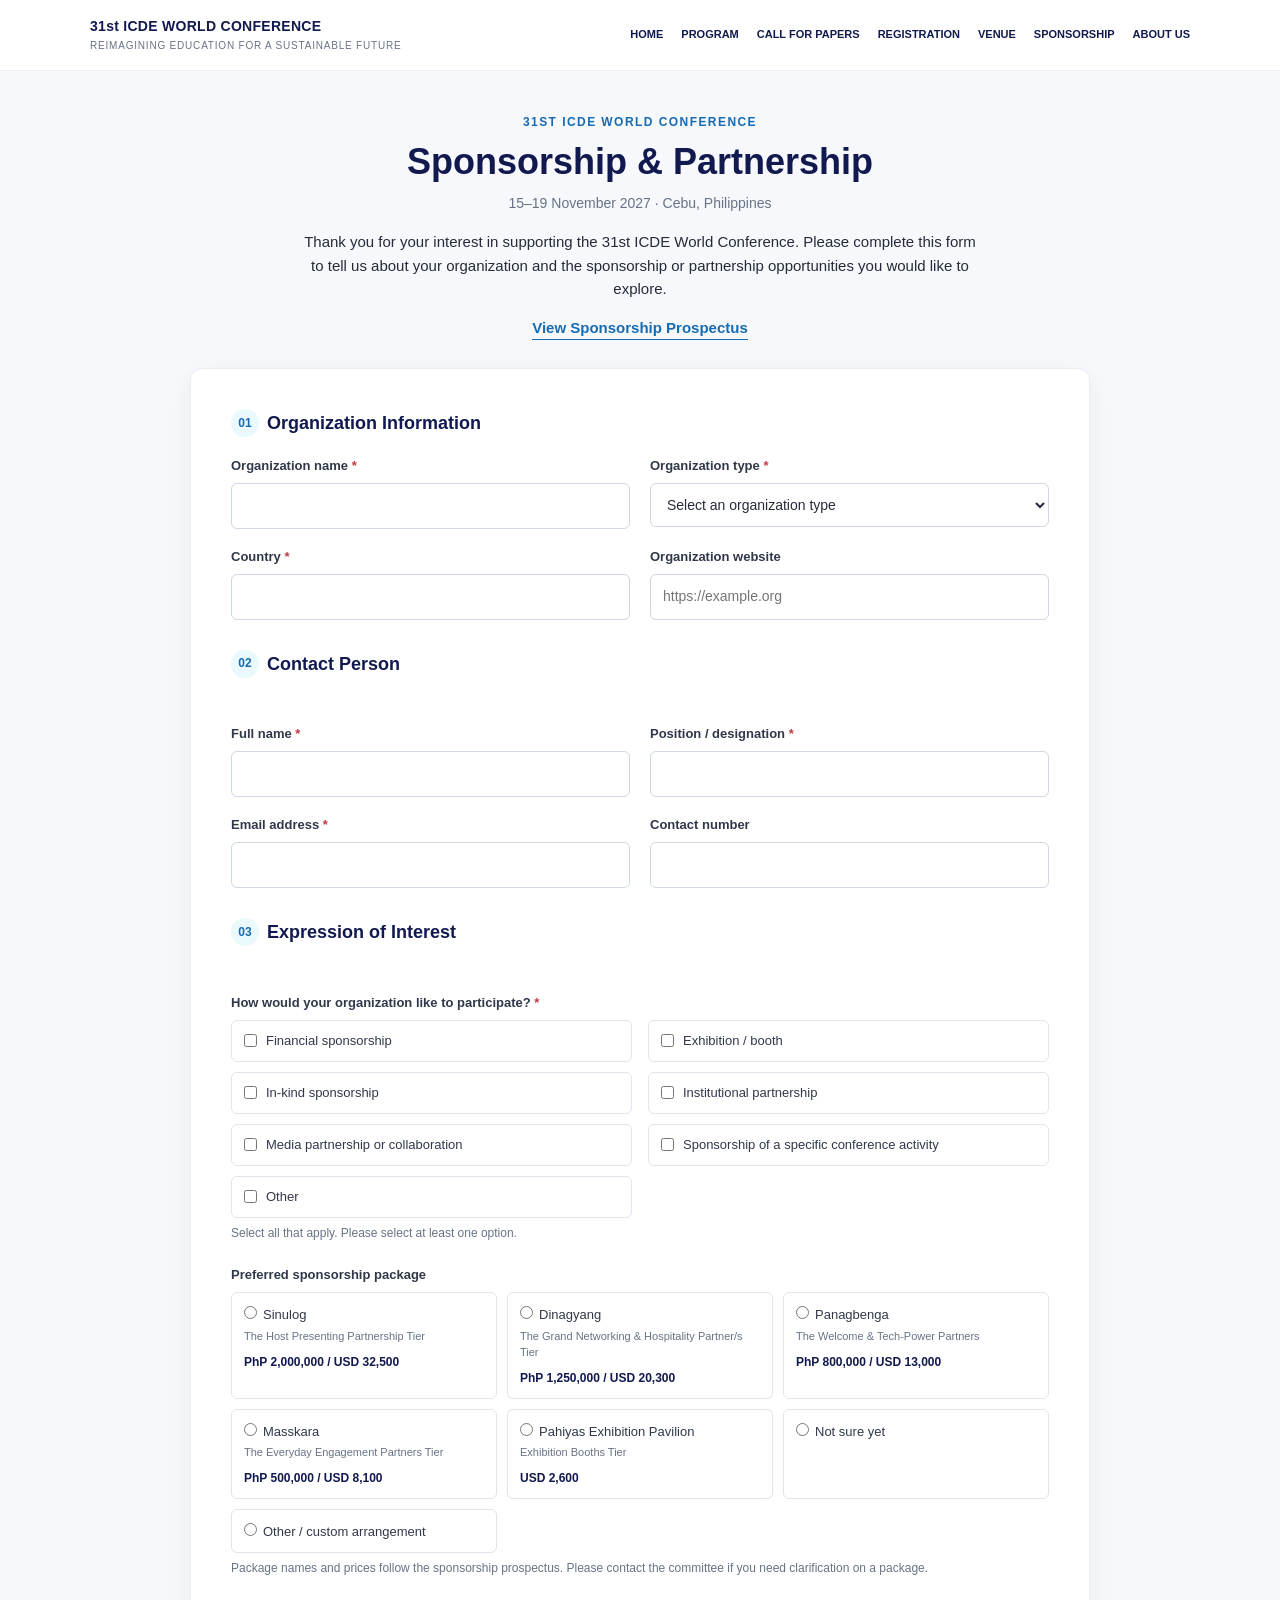
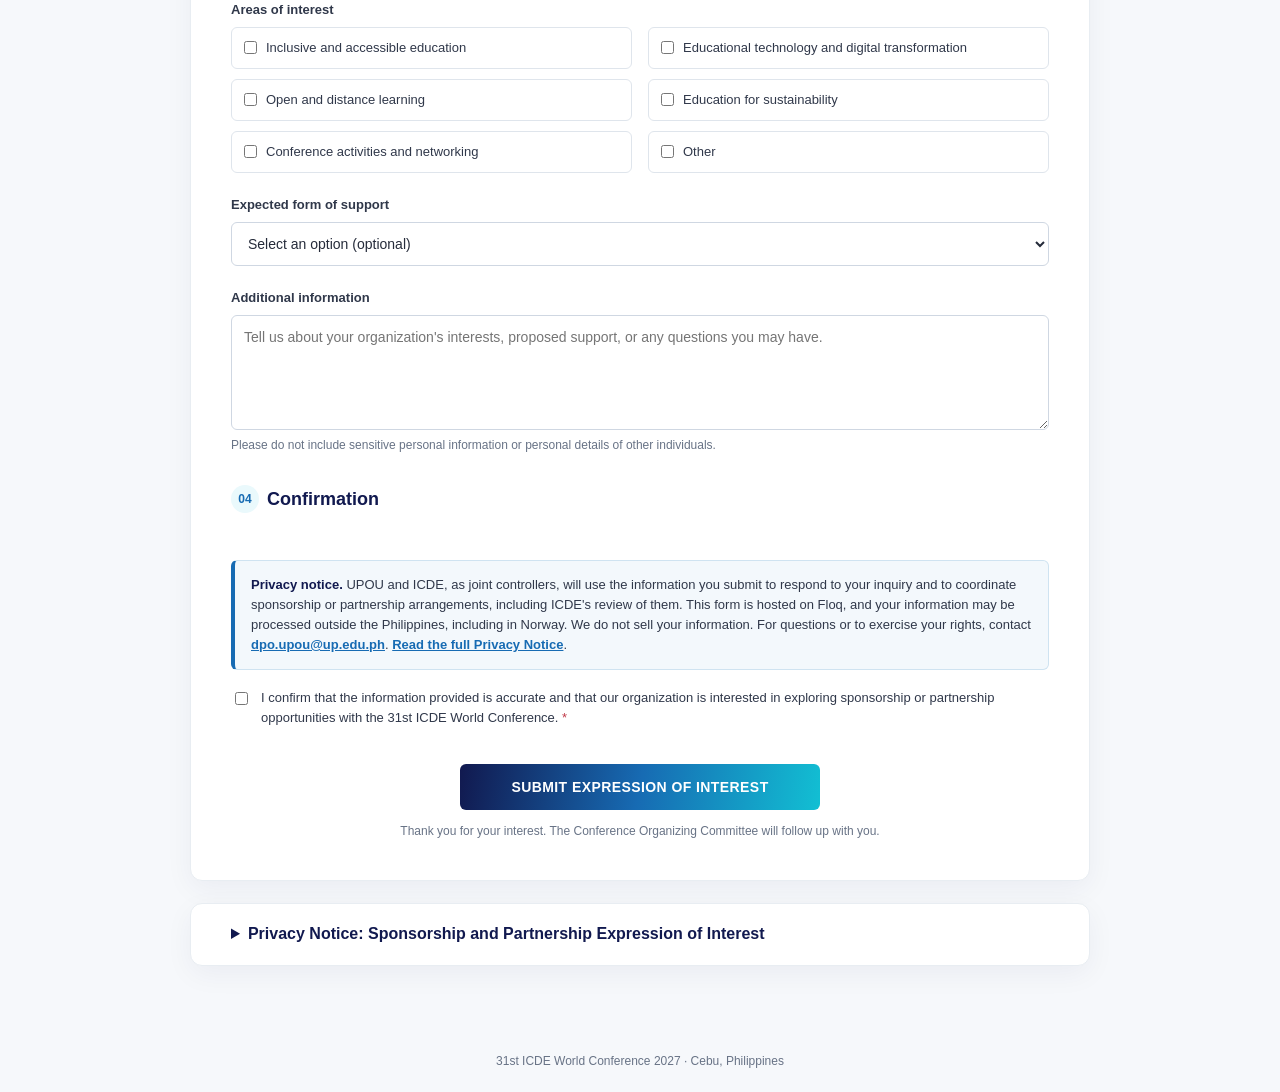
<file: eoi-form.html>
<!DOCTYPE html>
<html lang="en">
<head>
  <meta charset="UTF-8">
  <meta name="viewport" content="width=device-width, initial-scale=1.0">
  <title>Sponsorship & Partnership EOI | 31st ICDE World Conference 2027</title>
  <style>
    :root {
      --navy: #11194f;
      --blue: #176bb3;
      --cyan: #12bfd3;
      --text: #252b3a;
      --muted: #687386;
      --border: #dfe5ec;
      --background: #f6f8fb;
      --white: #ffffff;
    }

    * { box-sizing: border-box; }

    body {
      margin: 0;
      background: var(--background);
      color: var(--text);
      font-family: Arial, Helvetica, sans-serif;
      font-size: 15px;
      line-height: 1.55;
    }

    .site-header {
      background: var(--white);
      border-bottom: 1px solid #edf0f4;
    }

    .header-inner {
      width: min(1100px, calc(100% - 40px));
      margin: 0 auto;
      min-height: 70px;
      display: flex;
      align-items: center;
      justify-content: space-between;
      gap: 24px;
    }

    .brand {
      color: var(--navy);
      font-weight: 700;
      letter-spacing: .02em;
      font-size: 14px;
      text-decoration: none;
    }

    .brand span {
      display: block;
      color: var(--muted);
      font-size: 10px;
      font-weight: 400;
      letter-spacing: .08em;
      text-transform: uppercase;
    }

    .nav {
      display: flex;
      flex-wrap: wrap;
      justify-content: flex-end;
      gap: 18px;
      font-size: 11px;
      font-weight: 700;
      text-transform: uppercase;
    }

    .nav a {
      color: var(--navy);
      text-decoration: none;
    }

    .nav a:hover { color: var(--blue); }

    main {
      width: min(900px, calc(100% - 32px));
      margin: 42px auto 64px;
    }

    .intro {
      text-align: center;
      margin-bottom: 28px;
    }

    .eyebrow {
      color: var(--blue);
      font-size: 12px;
      font-weight: 700;
      letter-spacing: .12em;
      text-transform: uppercase;
    }

    h1 {
      color: var(--navy);
      font-size: clamp(27px, 4vw, 36px);
      line-height: 1.2;
      margin: 8px 0 10px;
    }

    .event-details {
      color: var(--muted);
      margin: 0 0 16px;
      font-size: 14px;
    }

    .intro p {
      max-width: 680px;
      margin: 0 auto 16px;
    }

    .prospectus-link {
      display: inline-block;
      color: var(--blue);
      font-weight: 700;
      text-decoration: none;
      border-bottom: 1px solid currentColor;
    }

    .form-card {
      background: var(--white);
      border: 1px solid #e8edf2;
      border-radius: 12px;
      padding: clamp(22px, 4vw, 40px);
      box-shadow: 0 8px 28px rgba(17, 25, 79, .05);
    }

    fieldset {
      border: 0;
      padding: 0;
      margin: 0;
      min-width: 0;
    }

    fieldset + fieldset {
      border-top: 1px solid #edf0f4;
      margin-top: 30px;
      padding-top: 28px;
    }

    legend {
      width: 100%;
      padding: 0;
      margin-bottom: 18px;
      color: var(--navy);
      font-size: 18px;
      font-weight: 700;
    }

    .section-number {
      display: inline-grid;
      place-items: center;
      width: 28px;
      height: 28px;
      margin-right: 8px;
      border-radius: 50%;
      background: #eaf9fc;
      color: var(--blue);
      font-size: 12px;
      vertical-align: 2px;
    }

    .field-grid {
      display: grid;
      grid-template-columns: repeat(2, minmax(0, 1fr));
      gap: 18px 20px;
    }

    .field { min-width: 0; }
    .field.full-width { grid-column: 1 / -1; }

    label, .field-label {
      display: block;
      margin-bottom: 7px;
      color: #30384a;
      font-size: 13px;
      font-weight: 700;
    }

    .required { color: #c03948; }

    input[type="text"],
    input[type="email"],
    input[type="tel"],
    input[type="url"],
    select,
    textarea {
      display: block;
      width: 100%;
      border: 1px solid #cfd7e2;
      border-radius: 6px;
      background: #fff;
      color: var(--text);
      padding: 11px 12px;
      font: inherit;
      font-size: 14px;
      transition: border-color .15s, box-shadow .15s;
    }

    input, select { min-height: 44px; }

    input:focus, select:focus, textarea:focus {
      outline: none;
      border-color: var(--blue);
      box-shadow: 0 0 0 3px rgba(23, 107, 179, .12);
    }

    textarea {
      min-height: 115px;
      resize: vertical;
    }

    .help-text {
      margin: 6px 0 0;
      color: var(--muted);
      font-size: 12px;
    }

    .choice-grid {
      display: grid;
      grid-template-columns: repeat(2, minmax(0, 1fr));
      gap: 10px 16px;
    }

    .choice {
      display: flex;
      align-items: flex-start;
      gap: 9px;
      padding: 10px 12px;
      margin: 0;
      border: 1px solid var(--border);
      border-radius: 6px;
      background: #fff;
      font-size: 13px;
      font-weight: 400;
      cursor: pointer;
    }

    .choice:hover { border-color: #9bcbd9; }

    .choice input {
      min-height: auto;
      margin: 3px 0 0;
      accent-color: var(--blue);
      flex: 0 0 auto;
    }

    .package-grid {
      display: grid;
      grid-template-columns: repeat(3, minmax(0, 1fr));
      gap: 10px;
    }

    .package-grid .choice { height: 100%; display: block; line-height: 1.45; }
    .package-grid .choice input { margin-right: 6px; }
    .package-grid small { display: inline-block; color: var(--muted); margin: 4px 0; font-size: 11px; }
    .package-grid strong { display: inline-block; margin-top: 5px; color: var(--navy); font-size: 12px; }

    .confirmation {
      display: flex;
      align-items: flex-start;
      gap: 10px;
      font-size: 13px;
      font-weight: 400;
    }

    .confirmation input {
      min-height: auto;
      margin-top: 4px;
      accent-color: var(--blue);
    }

    /* Short (first layer) privacy notice shown inside the form */
    .notice-short {
      margin: 0 0 18px;
      padding: 14px 16px;
      border: 1px solid #cfe3f1;
      border-left: 4px solid var(--blue);
      border-radius: 6px;
      background: #f3f8fc;
      color: #30384a;
      font-size: 13px;
    }

    .notice-short strong { color: var(--navy); }
    .notice-short p { margin: 0; }
    .notice-short a { color: var(--blue); font-weight: 700; }

    /* Full (second layer) privacy notice shown below the form */
    .notice-full {
      margin-top: 22px;
      background: var(--white);
      border: 1px solid #e8edf2;
      border-radius: 12px;
      box-shadow: 0 8px 28px rgba(17, 25, 79, .05);
    }

    .notice-full summary {
      padding: 18px clamp(22px, 4vw, 40px);
      color: var(--navy);
      font-size: 16px;
      font-weight: 700;
      cursor: pointer;
    }

    .notice-body {
      padding: 0 clamp(22px, 4vw, 40px) clamp(22px, 4vw, 34px);
      font-size: 14px;
    }

    .notice-body h2 {
      margin: 22px 0 6px;
      color: var(--navy);
      font-size: 14px;
    }

    .notice-body h2:first-child { margin-top: 4px; }
    .notice-body p { margin: 0 0 8px; }
    .notice-body a { color: var(--blue); }
    .notice-body .updated { margin-top: 20px; color: var(--muted); font-size: 12px; }

    .submit-row {
      margin-top: 28px;
      text-align: center;
    }

    button[type="submit"] {
      width: min(100%, 360px);
      border: 0;
      border-radius: 6px;
      padding: 15px 24px;
      color: #fff;
      background: linear-gradient(100deg, var(--navy), var(--blue), var(--cyan));
      font-size: 14px;
      font-weight: 700;
      letter-spacing: .03em;
      cursor: pointer;
    }

    button[type="submit"]:hover { filter: brightness(1.06); }

    .submit-note {
      margin: 12px 0 0;
      color: var(--muted);
      font-size: 12px;
    }

    footer {
      padding: 22px 16px;
      text-align: center;
      color: var(--muted);
      font-size: 12px;
    }

    @media (max-width: 640px) {
      .header-inner {
        width: calc(100% - 28px);
        padding: 14px 0;
        align-items: flex-start;
        flex-direction: column;
        gap: 12px;
      }

      .nav { justify-content: flex-start; gap: 10px 14px; }
      main { margin-top: 28px; }
      .field-grid, .choice-grid { grid-template-columns: 1fr; }
      .package-grid { grid-template-columns: repeat(2, minmax(0, 1fr)); }
      .field.full-width { grid-column: auto; }
    }
  </style>
</head>
<body>
  <header class="site-header">
    <div class="header-inner">
      <a class="brand" href="#" aria-label="31st ICDE World Conference home">
        31st ICDE WORLD CONFERENCE
        <span>Reimagining Education for a Sustainable Future</span>
      </a>
      <nav class="nav" aria-label="Main navigation">
        <a href="#">Home</a>
        <a href="#">Program</a>
        <a href="#">Call for Papers</a>
        <a href="#">Registration</a>
        <a href="#">Venue</a>
        <a href="#">Sponsorship</a>
        <a href="#">About Us</a>
      </nav>
    </div>
  </header>

  <main>
    <section class="intro" aria-labelledby="page-title">
      <div class="eyebrow">31st ICDE World Conference</div>
      <h1 id="page-title">Sponsorship &amp; Partnership</h1>
      <p class="event-details">15–19 November 2027 · Cebu, Philippines</p>
      <p>
        Thank you for your interest in supporting the 31st ICDE World Conference.
        Please complete this form to tell us about your organization and the
        sponsorship or partnership opportunities you would like to explore.
      </p>
      <!-- Replace # with the URL of the published sponsorship prospectus PDF.
           Note: the Sponsorship web page says the prospectus is sent after the EOI.
           Decide whether to link it here publicly or send it after submission, and align both pages. -->
      <a class="prospectus-link" href="#" target="_blank" rel="noopener">
        View Sponsorship Prospectus
      </a>
    </section>

    <form class="form-card" action="#" method="post">
      <!-- Connect this form to Floq (the conference platform) before publishing.
           Keep submissions inside Floq. Do not route them to email or spreadsheets,
           because Annex 2 (VII.2) of the Host Agreement restricts manual transfers of shared data.
           If Floq provides its own form builder, paste the short notice and full notice below into it. -->

      <fieldset>
        <legend><span class="section-number">01</span>Organization Information</legend>
        <div class="field-grid">
          <div class="field">
            <label for="organization">Organization name <span class="required">*</span></label>
            <input id="organization" name="organization" type="text" autocomplete="organization" required>
          </div>

          <div class="field">
            <label for="organization-type">Organization type <span class="required">*</span></label>
            <select id="organization-type" name="organization_type" required>
              <option value="">Select an organization type</option>
              <option>Higher Education Institution</option>
              <option>Government Agency</option>
              <option>Private Sector / Corporate</option>
              <option>Educational Technology Provider</option>
              <option>Media Organization</option>
              <option>Non-profit Organization</option>
              <option>Professional Association or Network</option>
              <option>Other</option>
            </select>
          </div>

          <div class="field">
            <label for="country">Country <span class="required">*</span></label>
            <input id="country" name="country" type="text" autocomplete="country-name" required>
          </div>

          <div class="field">
            <label for="website">Organization website</label>
            <input id="website" name="website" type="url" placeholder="https://example.org" autocomplete="url">
          </div>
        </div>
      </fieldset>

      <fieldset>
        <legend><span class="section-number">02</span>Contact Person</legend>
        <div class="field-grid">
          <div class="field">
            <label for="full-name">Full name <span class="required">*</span></label>
            <input id="full-name" name="full_name" type="text" autocomplete="name" required>
          </div>

          <div class="field">
            <label for="position">Position / designation <span class="required">*</span></label>
            <input id="position" name="position" type="text" autocomplete="organization-title" required>
          </div>

          <div class="field">
            <label for="email">Email address <span class="required">*</span></label>
            <input id="email" name="email" type="email" autocomplete="email" required>
          </div>

          <div class="field">
            <label for="phone">Contact number</label>
            <input id="phone" name="phone" type="tel" autocomplete="tel">
          </div>
        </div>
      </fieldset>

      <fieldset>
        <legend><span class="section-number">03</span>Expression of Interest</legend>

        <div class="field">
          <span class="field-label">How would your organization like to participate? <span class="required">*</span></span>
          <div class="choice-grid">
            <label class="choice"><input type="checkbox" name="participation[]" value="Financial sponsorship">Financial sponsorship</label>
            <label class="choice"><input type="checkbox" name="participation[]" value="Exhibition / Booth">Exhibition / booth</label>
            <label class="choice"><input type="checkbox" name="participation[]" value="In-kind sponsorship">In-kind sponsorship</label>
            <label class="choice"><input type="checkbox" name="participation[]" value="Institutional partnership">Institutional partnership</label>
            <label class="choice"><input type="checkbox" name="participation[]" value="Media partnership">Media partnership or collaboration</label>
            <label class="choice"><input type="checkbox" name="participation[]" value="Specific conference activity">Sponsorship of a specific conference activity</label>
            <label class="choice"><input type="checkbox" name="participation[]" value="Other">Other</label>
          </div>
          <p class="help-text">Select all that apply. Please select at least one option.</p>
        </div>

        <div class="field" style="margin-top: 22px;">
          <span class="field-label">Preferred sponsorship package</span>
          <div class="package-grid">
            <label class="choice"><input type="radio" name="package" value="Sinulog">Sinulog<br><small>The Host Presenting Partnership Tier</small><br><strong>PhP 2,000,000 / USD 32,500</strong></label>
            <label class="choice"><input type="radio" name="package" value="Dinagyang">Dinagyang<br><small>The Grand Networking &amp; Hospitality Partner/s Tier</small><br><strong>PhP 1,250,000 / USD 20,300</strong></label>
            <label class="choice"><input type="radio" name="package" value="Panagbenga">Panagbenga<br><small>The Welcome &amp; Tech-Power Partners</small><br><strong>PhP 800,000 / USD 13,000</strong></label>
            <label class="choice"><input type="radio" name="package" value="Masskara">Masskara<br><small>The Everyday Engagement Partners Tier</small><br><strong>PhP 500,000 / USD 8,100</strong></label>
            <label class="choice"><input type="radio" name="package" value="Pahiyas Exhibition Pavilion">Pahiyas Exhibition Pavilion<br><small>Exhibition Booths Tier</small><br><strong>USD 2,600</strong></label>
            <label class="choice"><input type="radio" name="package" value="Undecided">Not sure yet</label>
            <label class="choice"><input type="radio" name="package" value="Other / custom">Other / custom arrangement</label>
          </div>
          <p class="help-text">Package names and prices follow the sponsorship prospectus. Please contact the committee if you need clarification on a package.</p>
        </div>

        <div class="field" style="margin-top: 22px;">
          <span class="field-label">Areas of interest</span>
          <div class="choice-grid">
            <label class="choice"><input type="checkbox" name="areas[]" value="Inclusive and accessible education">Inclusive and accessible education</label>
            <label class="choice"><input type="checkbox" name="areas[]" value="Educational technology and digital transformation">Educational technology and digital transformation</label>
            <label class="choice"><input type="checkbox" name="areas[]" value="Open and distance learning">Open and distance learning</label>
            <label class="choice"><input type="checkbox" name="areas[]" value="Education for sustainability">Education for sustainability</label>
            <label class="choice"><input type="checkbox" name="areas[]" value="Conference activities and networking">Conference activities and networking</label>
            <label class="choice"><input type="checkbox" name="areas[]" value="Other">Other</label>
          </div>
        </div>

        <div class="field" style="margin-top: 22px;">
          <label for="support-type">Expected form of support</label>
          <select id="support-type" name="support_type">
            <option value="">Select an option (optional)</option>
            <option>Financial contribution</option>
            <option>In-kind contribution</option>
            <option>Financial and in-kind contribution</option>
            <option>To be determined</option>
          </select>
        </div>

        <div class="field" style="margin-top: 22px;">
          <label for="additional-info">Additional information</label>
          <textarea id="additional-info" name="additional_info" placeholder="Tell us about your organization's interests, proposed support, or any questions you may have."></textarea>
          <p class="help-text">Please do not include sensitive personal information or personal details of other individuals.</p>
        </div>
      </fieldset>

      <fieldset>
        <legend><span class="section-number">04</span>Confirmation</legend>

        <!-- First layer: short privacy notice, shown before submission. -->
        <div class="notice-short" role="note">
          <p>
            <strong>Privacy notice.</strong>
            UPOU and ICDE, as joint controllers, will use the information you submit to respond to your inquiry
            and to coordinate sponsorship or partnership arrangements, including ICDE's review of them.
            This form is hosted on Floq, and your information may be processed outside the Philippines,
            including in Norway. We do not sell your information. For questions or to exercise your rights,
            contact <a href="mailto:dpo.upou@up.edu.ph">dpo.upou@up.edu.ph</a>.
            <a href="#privacy-notice">Read the full Privacy Notice</a>.
          </p>
        </div>

        <label class="confirmation" for="confirmation">
          <input id="confirmation" name="confirmation" type="checkbox" value="confirmed" required>
          <span>I confirm that the information provided is accurate and that our organization is interested in exploring sponsorship or partnership opportunities with the 31st ICDE World Conference. <span class="required">*</span></span>
        </label>
      </fieldset>

      <div class="submit-row">
        <button type="submit">SUBMIT EXPRESSION OF INTEREST</button>
        <p class="submit-note">Thank you for your interest. The Conference Organizing Committee will follow up with you.</p>
      </div>
    </form>

    <!-- Second layer: full privacy notice. Opens when the link above is clicked. -->
    <details class="notice-full" id="privacy-notice">
      <summary>Privacy Notice: Sponsorship and Partnership Expression of Interest</summary>
      <div class="notice-body">

        <h2>Who is responsible for your information</h2>
        <p>
          The University of the Philippines Open University (UPOU), as host, and the International Council for
          Open and Distance Education (ICDE), as owner of the 31st ICDE World Conference, are joint personal
          information controllers for the information you submit through this form, under a Data Sharing
          Agreement. UPOU is your first point of contact. This notice covers this form only.
        </p>

        <h2>What we collect</h2>
        <p>
          Your organization's name, type, country, and website; the contact person's name, position, email
          address, and optional phone number; and your stated interests, preferred package, and any text you add.
        </p>

        <h2>Why we collect it, and our legal basis</h2>
        <p>
          To respond to your inquiry, discuss and prepare sponsorship or partnership agreements, allow ICDE to
          review them, and report on and audit sponsorships. We rely on our legitimate interests in organizing
          the conference (Section 12(f) of RA 10173) and, once you ask to proceed, on steps taken at your request
          before an agreement (Section 12(b)). We do not rely on your consent. We will not add you to newsletters
          or mailing lists without asking you separately.
        </p>

        <h2>Who receives it</h2>
        <p>
          Conference Organizing Committee members who handle sponsorship and partnerships; UPOU offices that
          support the conference, such as finance; ICDE (Oslo, Norway), to review and approve arrangements and for
          reporting and audit; Floq, the platform provider that hosts this form; and government bodies or auditors
          where required by law. We do not sell personal information.
        </p>

        <h2>Transfers outside the Philippines</h2>
        <p>
          Floq and ICDE may store or process your information outside the Philippines, including in Norway.
          UPOU and ICDE must protect it under the Philippine Data Privacy Act and, where it applies, the
          European Union's GDPR.
        </p>

        <h2>How long we keep it</h2>
        <!-- CONFIRM the 90-day period with the Organizing Committee and Legal before publishing. -->
        <p>
          If your expression of interest does not lead to an agreement, we delete it within 90 days after the
          conference ends. Records of executed agreements and related financial records are kept as required by
          Commission on Audit rules and University records policies. ICDE must delete or return personal data it
          receives from UPOU within 30 days after the data sharing arrangement ends. Any data files given to ICDE
          for future conferences contain organization-level information only.
        </p>

        <h2>How we protect it</h2>
        <p>
          UPOU and ICDE apply organizational, physical, and technical safeguards consistent with the University of
          the Philippines System Data Privacy Manual and the Data Sharing Agreement. If you give us personal
          information about someone else, please make sure they know and have seen this notice.
        </p>

        <h2>Your rights</h2>
        <p>
          You may ask to access or correct your information, object to its processing, request its erasure or
          blocking, claim damages for unlawful processing, and complain to the National Privacy Commission. Where
          the GDPR applies, you may have further rights, including complaining to your local data protection
          authority. UPOU and ICDE will coordinate their response to your request.
        </p>

        <h2>Contact us</h2>
        <p>
          Data Protection Officer, University of the Philippines Open University<br>
          2/F UP Open University Main Building, Los Baños, Laguna 4031, Philippines<br>
          Landline: (049) 536-6001 to 006, local 299<br>
          Email: <a href="mailto:dpo.upou@up.edu.ph">dpo.upou@up.edu.ph</a>
        </p>
        <p>
          ICDE: <a href="mailto:icde@icde.org">icde@icde.org</a>, Karl Johans gate 5, 0154 Oslo, Norway
        </p>

        <!-- Update this date on the day the page is published, and whenever the notice changes. -->
        <p class="updated">Last updated: 19 October 2026</p>
      </div>
    </details>
  </main>

  <footer>
    31st ICDE World Conference 2027 · Cebu, Philippines
  </footer>

  <script>
    // Client-side check that at least one participation option is selected.
    // Server-side validation is also required when the form is connected.
    const form = document.querySelector("form");
    form.addEventListener("submit", function (event) {
      const selected = form.querySelectorAll('input[name="participation[]"]:checked');
      if (selected.length === 0) {
        event.preventDefault();
        alert("Please select at least one participation option.");
        form.querySelector('input[name="participation[]"]').focus();
      }
    });

    // Open the full privacy notice when its link is clicked or the page loads with #privacy-notice.
    const notice = document.getElementById("privacy-notice");
    document.querySelectorAll('a[href="#privacy-notice"]').forEach(function (link) {
      link.addEventListener("click", function () { notice.open = true; });
    });
    if (location.hash === "#privacy-notice") { notice.open = true; }
  </script>
</body>
</html>
</file>
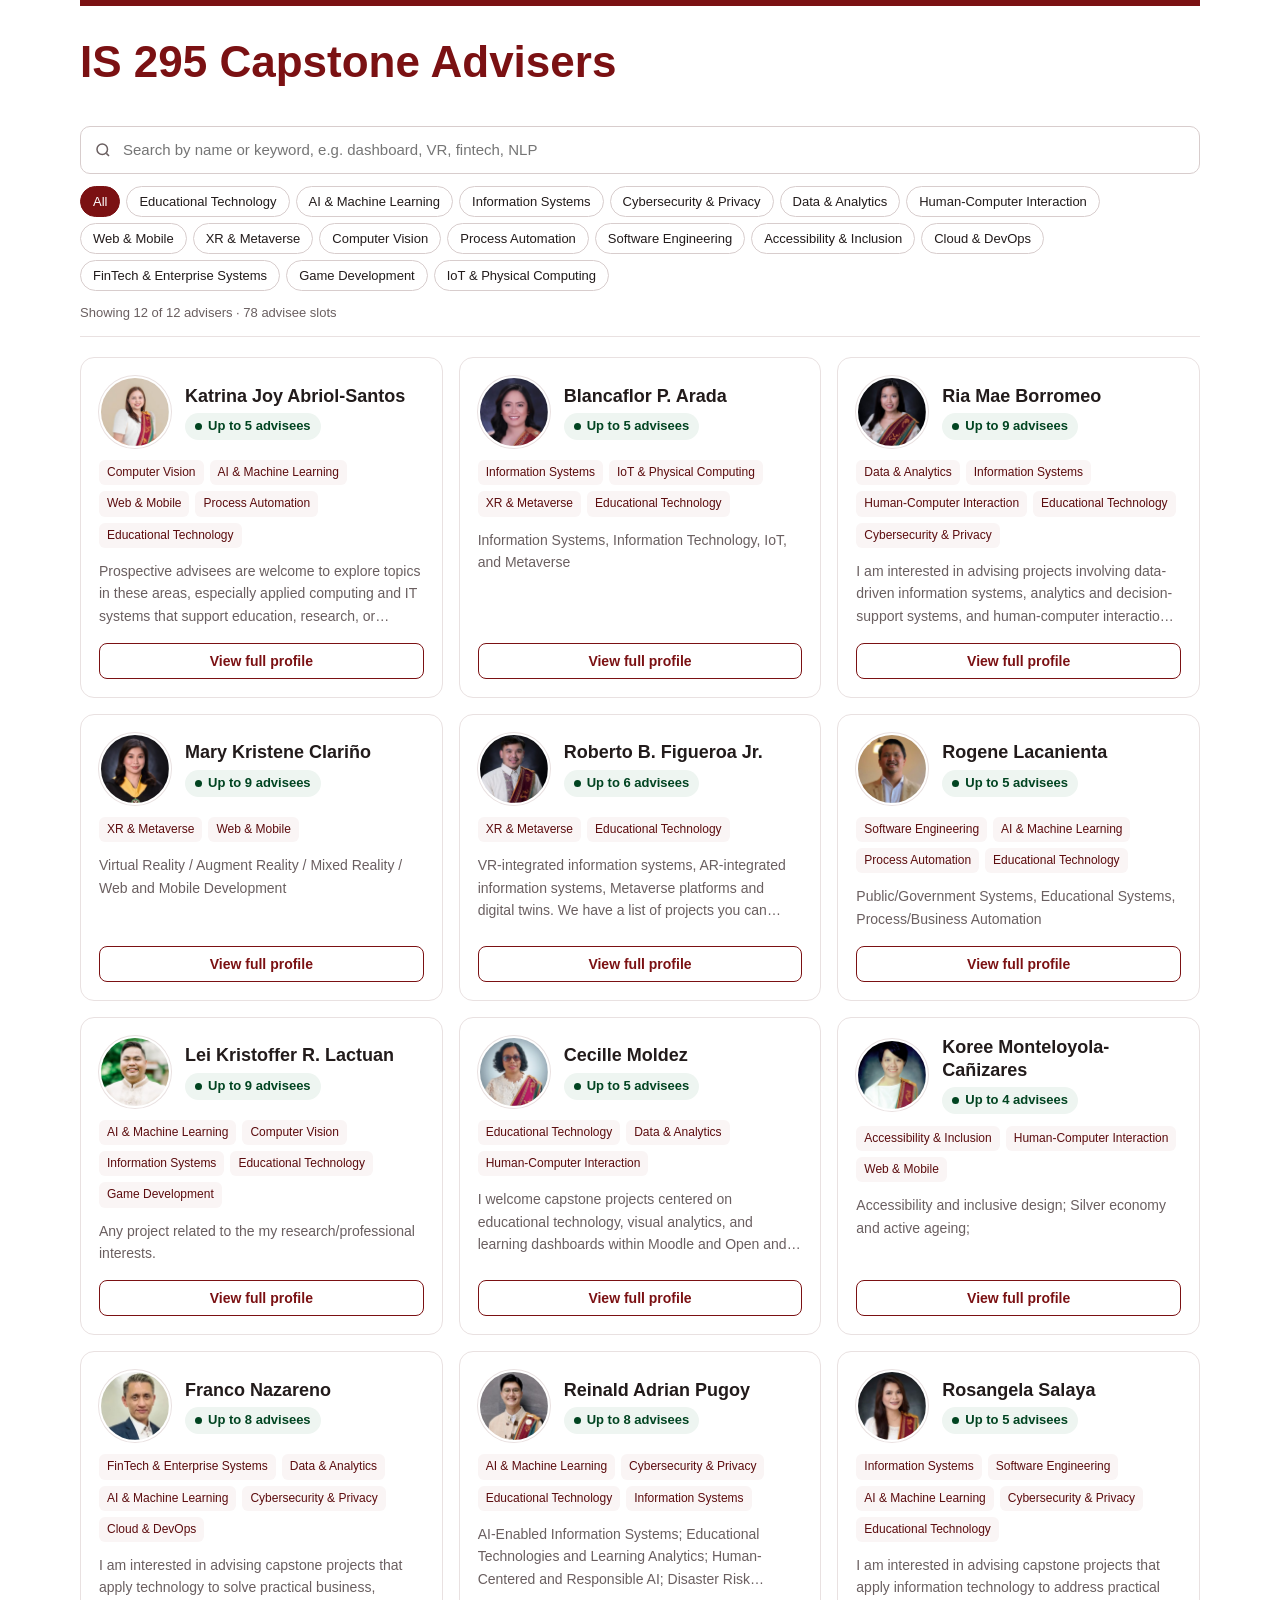
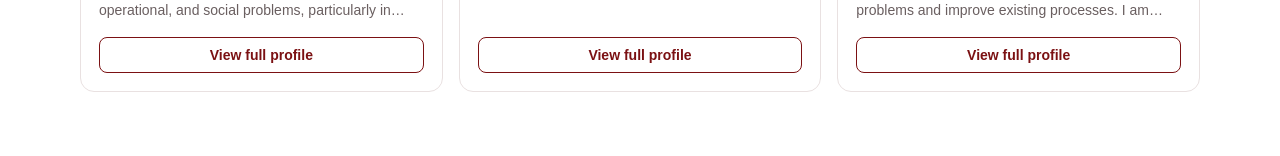
<file: is295-advisers.html>
<!doctype html>
<html lang="en">
<head>
<meta charset="utf-8">
<meta name="robots" content="noindex, nofollow">
<title>IS 295 Capstone Advisers</title>
<meta name="viewport" content="width=device-width, initial-scale=1, viewport-fit=cover">
<style>
  :root {
    color-scheme: light;
    --maroon: #7B1113;
    --maroon-dark: #5c0c0e;
    --green: #014421;
    --gold: #F3AA2C;
    --paper: #ffffff;
    --ink: #221b1b;
    --muted: #6a5f60;
    --line: #e9e1e1;
    --tint: #faf5f5;
    --green-tint: #eef5f1;
    --serif: Arial, Helvetica, "Liberation Sans", sans-serif;
    --sans: Arial, Helvetica, "Liberation Sans", sans-serif;
  }
  * { box-sizing: border-box; }
  body { margin: 0; background: var(--paper); color: var(--ink); font: 400 15px/1.6 var(--sans); padding-inline: 20px; }
  .wrap { max-width: 1120px; margin: 0 auto; padding-block: 0 64px; }

  /* Header */
  .masthead { border-top: 6px solid var(--maroon); padding-block: 32px 24px; display: grid; gap: 8px; }
  .eyebrow { font-size: 12px; font-weight: 600; letter-spacing: .08em; text-transform: uppercase; color: var(--green); margin: 0; }
  h1 { font-family: var(--serif); font-weight: 700; font-size: clamp(30px, 5vw, 44px); line-height: 1.1; color: var(--maroon); margin: 0; text-wrap: balance; }
  .lede { margin: 4px 0 0; max-width: 62ch; color: var(--muted); font-size: 16px; }

  .steps { list-style: none; margin: 24px 0 0; padding: 0; display: grid; grid-template-columns: repeat(3, 1fr); gap: 12px; counter-reset: s; }
  .steps li { counter-increment: s; background: var(--tint); border-radius: 10px; padding: 14px 16px 14px 52px; position: relative; font-size: 14px; line-height: 1.5; }
  .steps li::before { content: counter(s); position: absolute; left: 16px; top: 14px; width: 24px; height: 24px; border-radius: 50%; background: var(--maroon); color: #fff; font-weight: 700; font-size: 13px; display: grid; place-items: center; }
  .steps b { display: block; color: var(--ink); }
  .steps span { color: var(--muted); }

  /* Toolbar */
  .toolbar { position: sticky; top: env(safe-area-inset-top, 0px); z-index: 5; background: var(--paper); padding-block: 16px 12px; border-bottom: 1px solid var(--line); display: grid; gap: 12px; }
  .search { position: relative; }
  .search svg { position: absolute; left: 14px; top: 50%; transform: translateY(-50%); width: 18px; height: 18px; color: var(--muted); }
  #q { width: 100%; font: inherit; font-size: 15px; padding: 11px 14px 11px 42px; border: 1px solid #d8cdcd; border-radius: 10px; background: #fff; color: var(--ink); }
  #q:focus { outline: 2px solid var(--maroon); outline-offset: 1px; border-color: var(--maroon); }
  .chips { display: flex; flex-wrap: wrap; gap: 6px; }
  .chip { font: 500 13px/1 var(--sans); padding: 8px 12px; border-radius: 999px; border: 1px solid #d8cdcd; background: #fff; color: var(--ink); cursor: pointer; }
  .chip:hover { border-color: var(--maroon); color: var(--maroon); }
  .chip[aria-pressed="true"] { background: var(--maroon); border-color: var(--maroon); color: #fff; }
  .chip:focus-visible, .card button:focus-visible, .close:focus-visible { outline: 2px solid var(--gold); outline-offset: 2px; }
  .count { font-size: 13px; color: var(--muted); margin: 0; font-variant-numeric: tabular-nums; }

  /* Grid */
  .grid { display: grid; grid-template-columns: repeat(auto-fill, minmax(300px, 1fr)); gap: 16px; margin-top: 20px; }
  .card { border: 1px solid var(--line); border-radius: 14px; background: #fff; display: flex; flex-direction: column; overflow: hidden; transition: box-shadow .15s, border-color .15s; }
  .card:hover { border-color: #d9c3c3; box-shadow: 0 6px 20px rgba(123,17,19,.08); }
  .card .top { display: flex; gap: 14px; align-items: center; padding: 18px 18px 12px; }
  .avatar { width: 72px; height: 72px; border-radius: 50%; object-fit: cover; flex: none; background: var(--tint); border: 2px solid #fff; box-shadow: 0 0 0 1px var(--line); }
  .avatar.initials { display: grid; place-items: center; font: 700 24px var(--serif); color: var(--maroon); }
  .card h2 { font: 700 18px/1.25 var(--serif); margin: 0; color: var(--ink); text-wrap: balance; }
  .slots { display: inline-flex; align-items: center; gap: 6px; margin-top: 6px; font-size: 13px; font-weight: 600; color: var(--green); background: var(--green-tint); border-radius: 999px; padding: 3px 10px; white-space: nowrap; font-variant-numeric: tabular-nums; }
  .slots i { width: 7px; height: 7px; border-radius: 50%; background: var(--green); display: inline-block; }
  .tags { display: flex; flex-wrap: wrap; gap: 6px; padding: 0 18px; }
  .tag { font-size: 12px; font-weight: 500; color: var(--maroon-dark); background: var(--tint); border-radius: 6px; padding: 3px 8px; }
  .card .blurb { padding: 12px 18px 0; margin: 0; font-size: 14px; color: var(--muted); display: -webkit-box; -webkit-line-clamp: 3; -webkit-box-orient: vertical; overflow: hidden; margin-bottom: 16px; }
  .card button { margin: auto 18px 18px; font: 600 14px var(--sans); color: var(--maroon); background: #fff; border: 1px solid var(--maroon); border-radius: 8px; padding: 9px 12px; cursor: pointer; }
  .card button:hover { background: var(--maroon); color: #fff; }
  .empty { grid-column: 1 / -1; text-align: center; color: var(--muted); padding: 48px 0; }

  /* Dialog */
  dialog { width: min(760px, calc(100vw - 32px)); max-height: calc(100dvh - 48px); padding: 0; border: 0; border-radius: 16px; box-shadow: 0 24px 60px rgba(0,0,0,.25); color: var(--ink); background: #fff; }
  dialog::backdrop { background: rgba(34,20,20,.55); }
  .d-head { display: flex; gap: 18px; align-items: center; padding: 24px 24px 18px; border-bottom: 1px solid var(--line); position: sticky; top: 0; background: #fff; }
  .d-head .avatar { width: 96px; height: 96px; }
  .d-head .avatar.initials { font-size: 32px; }
  .d-head h2 { font: 700 24px/1.2 var(--serif); margin: 0; color: var(--maroon); }
  .close { margin-left: auto; align-self: flex-start; background: none; border: 0; font-size: 26px; line-height: 1; color: var(--muted); cursor: pointer; padding: 4px 8px; border-radius: 6px; }
  .close:hover { color: var(--ink); background: var(--tint); }
  .d-body { padding: 8px 24px 28px; }
  .d-body section { padding-top: 18px; }
  .d-body h3 { font-size: 12px; font-weight: 700; letter-spacing: .08em; text-transform: uppercase; color: var(--green); margin: 0 0 6px; }
  .d-body p { margin: 0 0 10px; max-width: 68ch; }
  .d-body ul { margin: 0 0 10px; padding-left: 20px; max-width: 68ch; }
  .d-body li { margin-bottom: 4px; }
  .d-body .tags { padding: 0; }

  footer { margin-top: 40px; padding-top: 16px; border-top: 1px solid var(--line); font-size: 13px; color: var(--muted); }

  @media (max-width: 760px) {
    .grid { grid-template-columns: 1fr; }
    .steps { grid-template-columns: 1fr; }
    body { padding-inline: 16px; }
    .d-head { padding: 18px; gap: 14px; }
    .d-head .avatar { width: 72px; height: 72px; }
    .d-head h2 { font-size: 20px; }
    .d-body { padding: 4px 18px 24px; }
  }
  @media (prefers-reduced-motion: reduce) { * { transition: none !important; } }
</style>
</head>
<body>
<div class="wrap">
  <header class="masthead">
    <h1>IS 295 Capstone Advisers</h1>
  </header>

  <div class="toolbar">
    <label class="search" for="q">
      <svg viewBox="0 0 24 24" fill="none" stroke="currentColor" stroke-width="2" aria-hidden="true"><circle cx="11" cy="11" r="7"/><path d="m20 20-3.5-3.5"/></svg>
      <input id="q" type="search" placeholder="Search by name or keyword, e.g. dashboard, VR, fintech, NLP" autocomplete="off">
    </label>
    <div class="chips" id="chips" role="group" aria-label="Filter by topic"></div>
    <p class="count" id="count" aria-live="polite"></p>
  </div>

  <main class="grid" id="grid"></main>
</div>

<dialog id="dlg" aria-labelledby="d-name">
  <div class="d-head">
    <div id="d-photo"></div>
    <div>
      <h2 id="d-name"></h2>
      <div id="d-slots"></div>
    </div>
    <button class="close" id="d-close" aria-label="Close profile">×</button>
  </div>
  <div class="d-body" id="d-body"></div>
</dialog>

<script>
const ADVISERS = [{"name": "Katrina Joy Abriol-Santos", "sort": "abriol-santos", "photo": "[data-uri]", "topics": ["Computer Vision", "AI & Machine Learning", "Web & Mobile", "Process Automation", "Educational Technology"], "role": "Lecturer", "bio": "Katrina Joy M. Abriol-Santos holds a BS in Computer Science and a Master of Information Technology from UP Los Baños. She taught for 12 years at the Institute of Computer Science, UPLB, and now serves as a part-time Senior Lecturer at UP Open University, where she teaches information systems and computer science. Her research spans computer vision, digital image processing, web application development, natural language processing, and process automation, including projects in agriculture, animal science, the humanities, and university student services. She has also served as Program Development Associate for Emerging Educational Technologies (UPOU ICTDO) and for Information Systems (UPOU Quality Assurance Office). Prospective advisees are welcome to explore topics in these areas, especially applied computing and IT systems that support education, research, or institutional services.", "interests": "computer vision, digital image processing, web application development, natural language processing, and process automation", "projects": "Prospective advisees are welcome to explore topics in these areas, especially applied computing and IT systems that support education, research, or institutional services.", "slots": 5}, {"name": "Blancaflor P. Arada", "sort": "arada", "photo": "[data-uri]", "topics": ["Information Systems", "IoT & Physical Computing", "XR & Metaverse", "Educational Technology"], "role": "", "bio": "I have a background in Computer Science, Information Systems, and Computer Engineering. I earned my Bachelor of Science in Computer Science from the University of the Philippines Baguio and completed my Master of Information Systems at UPOU, along with graduate coursework in Computer Engineering.\n\nMy areas of expertise and interest include information systems, physical computing, metaverse, and educational technology.", "interests": "Information Systems, Physical Computing, Metaverse, and Educational Technology", "projects": "Information Systems, Information Technology, IoT, and Metaverse", "slots": 5}, {"name": "Ria Mae Borromeo", "sort": "borromeo", "photo": "[data-uri]", "topics": ["Data & Analytics", "Information Systems", "Human-Computer Interaction", "Educational Technology", "Cybersecurity & Privacy"], "role": "", "bio": "Associate Professor at the University of the Philippines Open University, with a background in Computer Science and Information Systems. My areas of expertise include data management, data analytics, information systems, human-computer interaction, and crowdsourcing, with experience in developing and evaluating technology-based systems.", "interests": "Data Management; Data Analytics; Information Systems; Human-Computer Interaction (HCI); Crowdsourcing; Educational Technology; Data Privacy", "projects": "I am interested in advising projects involving data-driven information systems, analytics and decision-support systems, and human-computer interaction. I am particularly interested in projects that address real-world institutional or organizational problems and use data, technology to improve existing processes and services.", "slots": 9}, {"name": "Mary Kristene Clariño", "sort": "clarino", "photo": "[data-uri]", "topics": ["XR & Metaverse", "Web & Mobile"], "role": "", "bio": "Mary Kristene Clariño earned her Bachelor’s Degree in Computer Science from the University of the Philippines Los Baños (Cum Laude) and finished her Master’s in Information Systems from the University of the Philippines Open University.  Her research interests are Computer Science-related topics such as Immersive Technologies, Web and Mobile Development, and Information Systems.", "interests": "Immersive technologies, Web and Mobile Development", "projects": "Virtual Reality / Augment Reality / Mixed Reality / Web and Mobile Development", "slots": 9}, {"name": "Roberto B. Figueroa Jr.", "sort": "figueroa", "photo": "[data-uri]", "topics": ["XR & Metaverse", "Educational Technology"], "role": "", "bio": "I lead the Immersive Spatial Technologies and Realities Laboratories (ISTaR Labs), a research group exploring the use of immersive technologies, including virtual reality (VR), augmented reality (AR), mixed reality (MR), metaverse platforms, and other virtual worlds, to support open learning, collaboration, and meaningful human experiences.\n\nI obtained my Doctor of Philosophy degree from International Christian University in Tokyo, Japan. My research has examined virtual reality-based interventions and their impact on motivation and learning among adult learners in France, Japan, and the Philippines.", "interests": "Immersive (XR-enhanced) information systems, immersive open pedagogies", "projects": "VR-integrated information systems, AR-integrated information systems, Metaverse platforms and digital twins. \n\nWe have a list of projects you can tackle.", "slots": 6}, {"name": "Rogene Lacanienta", "sort": "lacanienta", "photo": "[data-uri]", "topics": ["Software Engineering", "AI & Machine Learning", "Process Automation", "Educational Technology"], "role": "Lecturer", "bio": "I have two decades of industry experience and a Master's degree in Computer Science, and I work on agentic AI adoption. I'm passionate about software engineering, exploring emerging technologies, and building cool things with them.", "interests": "Software Engineering, AI-augmented Software Development", "projects": "Public/Government Systems, Educational Systems, Process/Business Automation", "slots": 5}, {"name": "Lei Kristoffer R. Lactuan", "sort": "lactuan", "photo": "[data-uri]", "topics": ["AI & Machine Learning", "Computer Vision", "Information Systems", "Educational Technology", "Game Development"], "role": "", "bio": "Graduate of BS Computer Science and Master of Information Technology from UPLB.", "interests": "Information Technology, Information Systems, Computer Vision, Image Processing, Artificial Intelligence, Game development, Educational and Productivity Tools", "projects": "Any project related to the my research/professional interests.", "slots": 9}, {"name": "Cecille Moldez", "sort": "moldez", "photo": "[data-uri]", "topics": ["Educational Technology", "Data & Analytics", "Human-Computer Interaction"], "role": "", "bio": "I am an Assistant Professor at the University of the Philippines Open University (UPOU) specializing in Mathematics, IT, and Open and Distance e-Learning (ODeL). My work focuses on teaching computing and math, designing technology-enhanced learning environments, and leveraging Moodle through gamification, interactive activities, and learning analytics to boost student engagement.", "interests": "Visual Analytics & Cognitive Optimization: Investigating how interactive visualization and interface design influence human sensemaking, mental effort, and decision-making through the lens of Cognitive Load Theory. ODeL & Moodle Environments: Designing, deploying, and evaluating student- and instructor-facing Learning Analytics Dashboards within Moodle to support self-regulated learning and data-informed interventions in distance education. Gamification: Examining the cognitive and motivational impacts of gamified visual feedback (e.g., adaptive progress indicators, badges, achievement pathways) to enhance engagement", "projects": "I welcome capstone projects centered on educational technology, visual analytics, and learning dashboards within Moodle and Open and Distance e-Learning (ODeL). I am particularly interested in studies that apply data visualization, gamification, and cognitively informed design to improve student engagement, sensemaking, and decision-making.", "slots": 5}, {"name": "Koree Monteloyola-Cañizares", "sort": "monteloyola", "photo": "[data-uri]", "topics": ["Accessibility & Inclusion", "Human-Computer Interaction", "Web & Mobile"], "role": "", "bio": "I love creating websites and I am deeply committed to advancing lifelong learning and longevity through technology—a vision rooted in social good and my academic background.", "interests": "Accessibility and inclusive digital design; Silver economy and active ageing; Design thinking and systems change; Digital inclusion and social inclusion", "projects": "Accessibility and inclusive design; Silver economy and active ageing;", "slots": 4}, {"name": "Franco Nazareno", "sort": "nazareno", "photo": "[data-uri]", "topics": ["FinTech & Enterprise Systems", "Data & Analytics", "AI & Machine Learning", "Cybersecurity & Privacy", "Cloud & DevOps"], "role": "Lecturer", "bio": "I am a senior technology executive with more than 20 years of experience leading technology strategy, digital transformation, platform development, and operations across FinTech, InsurTech, F&B Technology, E-commerce, and Research-driven organizations, primarily in startups and high-growth environments.\n\nMy experience spans the full technology lifecycle, including enterprise architecture, product and software delivery, infrastructure, operations, cybersecurity, governance, and organizational leadership. I have built and led multidisciplinary teams across Product Management, UI/UX, Software Engineering, Quality Assurance, and DevOps and Tech Ops, while establishing the structures and practices needed to deliver secure, scalable, and reliable digital platforms.\n\nNotable achievements include leading the design and development of the digital insurance marketplace, B2C and B2B ordering and inventory platforms, web and mobile e-commerce buy and sell marketplace, and mobile taxi-hailing applications.", "interests": "• Financial Technology & Digital Banking — digital banking platforms, core banking modernization, financial services innovation, and technology-enabled inclusion.\n• Enterprise Architecture & Scalable Digital Platforms — architecture of large-scale, cloud-based, distributed, event-driven, and API-centric systems.\n• IT Governance, Technology Risk & Regulatory Compliance — governance frameworks, technology risk management, cybersecurity, resilience, and regulatory compliance, particularly in financial institutions.\n• Cloud Computing, DevOps & Technology Operations — cloud-native platforms, infrastructure modernization, automation, CI/CD, reliability, and operational resilience.\n• Digital Product & Platform Innovation — development and scaling of digital marketplaces, fintech products, e-commerce platforms, and technology-enabled services.\n• Data Engineering, Analytics & Data-Driven Decision Making — data architecture, databases, analytics, information systems, and use of data for operational and strategic decision-making.\n• Artificial Intelligence, Machine Learning & Applied Analytics — particularly NLP, sentiment analysis, intelligent automation, and the application of AI to business and information systems.\n• Bioinformatics & Computational Research — large-scale biological data processing, parallel computing, statistical analysis, cloud-based research platforms, and computational approaches to scientific problems.", "projects": "I am interested in advising capstone projects that apply technology to solve practical business, operational, and social problems, particularly in financial services, digital platforms, enterprise systems, and data-driven applications. I am especially interested in projects that combine sound system design with clear business value, scalability, security, governance, and measurable outcomes. This aligns with my experience in digital banking, fintech, e-commerce, cloud platforms, enterprise architecture, software engineering, data systems, and technology leadership.\n\nExamples of projects I would be interested in advising include:\n\n• Digital banking, fintech, payments, lending, insurance, and financial inclusion solutions\n\n• Machine learning, NLP, analytics, and intelligent automation applications\n\n• Enterprise information systems, workflow automation, and business process digitization\n\n• Cloud-native, microservices, event-driven, and API-based platforms\n\n• Cybersecurity, identity and access management, technology risk, and regulatory compliance solutions\n\n• Data engineering, dashboards, decision-support systems, and data governance platforms\n\n• E-commerce, marketplaces, mobile applications, and digital service platforms\n\n• Technology-enabled solutions for operations, supply chain, logistics, and service delivery\n\n• Research-oriented projects involving bioinformatics, computational analysis, large-scale data processing, or applied statistical methods\n\nI would be particularly interested in projects that go beyond building a working application and demonstrate a strong understanding of the business problem, users, architecture, data, security, operational sustainability, and potential real-world impact.", "slots": 8}, {"name": "Reinald Adrian Pugoy", "sort": "pugoy", "photo": "[data-uri]", "topics": ["AI & Machine Learning", "Cybersecurity & Privacy", "Educational Technology", "Information Systems"], "role": "", "bio": "I am Dr. Reinald Adrian Pugoy, an Associate Professor at the Faculty of Information and Communication Studies (FICS) and Director of the ICT Development Office (ICTDO) at the UP Open University. I joined UPOU in 2015 and have since been involved in teaching, research, information systems development, and institutional digital transformation. I also serve as Project Leader of the CASCADE Lab.\n\nI hold a PhD in Computer Science and Information Engineering from National Cheng Kung University in Taiwan, where I studied as a Taiwan Ministry of Education scholar, as well as BS and MS degrees in Computer Science from the University of the Philippines Los Baños. I also completed a research fellowship at Anadolu University in Türkiye.\n\nMy academic expertise is primarily in Artificial Intelligence, spanning Natural Language Processing, Machine Learning, AI in Education, and Human-Centered AI. My broader interests include Cybersecurity and Cyber-Resilience, Educational Technology, Digital Transformation, and Technology Governance.\n\nAlongside my academic work, I lead UPOU’s ICTDO, where I oversee institutional information systems, IT infrastructure, cybersecurity, digital transformation, and the strategic use of emerging technologies. This combination of academic research and hands-on ICT leadership shapes my approach to advising. I am particularly interested in projects that apply technology to well-defined, real-world problems and produce solutions that are useful, responsible, and grounded in the needs of their intended users and organizations.", "interests": "Artificial Intelligence; Cybersecurity and Cyber-Resilience; Educational Technology; Digital Transformation; Technology Governance", "projects": "AI-Enabled Information Systems; Educational Technologies and Learning Analytics; Human-Centered and Responsible AI; Disaster Risk Reduction and Resilience Technologies; Cybersecurity and Privacy; and Emerging and Innovative Information Systems.", "slots": 8}, {"name": "Rosangela Salaya", "sort": "salaya", "photo": "[data-uri]", "topics": ["Information Systems", "Software Engineering", "AI & Machine Learning", "Cybersecurity & Privacy", "Educational Technology"], "role": "Lecturer", "bio": "I am an Information Technology professional and educator with experience in information systems development, systems management, and technology integration in the academic sector.\n\nMy professional and academic experience encompasses systems analysis and development, software engineering, database management, information systems, digital transformation, artificial intelligence awareness and adoption, and the implementation of cybersecurity practices.", "interests": "Information Systems Development; Systems Analysis & Design; Software Engineering; Database Management; Digital Transformation and Technology Integration; Artificial Intelligence and Generative AI Applications; AI Awareness, Adoption, and Responsible Use; Cybersecurity Awareness and Practices", "projects": "I am interested in advising capstone projects that apply information technology to address practical problems and improve existing processes. I am particularly interested in projects involving information systems, systems analysis and development, database-driven applications, software engineering, process automation, and digital transformation.\n\nI am also interested in projects that explore the application of artificial intelligence and Generative AI. Projects related to cybersecurity, information security, cybersecurity awareness, educational technology, data-driven systems, and technology applications are also within my areas of interest.", "slots": 5}];

const esc = s => s.replace(/[&<>"]/g, c => ({'&':'&amp;','<':'&lt;','>':'&gt;','"':'&quot;'}[c]));
const initials = n => n.split(/\s+/).filter(w => /^[A-Z]/.test(w) && !/\.$/.test(w)).map(w => w[0]).slice(0, 2).join('');
const avatar = a => a.photo
  ? `<img class="avatar" src="${a.photo}" alt="Photo of ${esc(a.name)}">`
  : `<div class="avatar initials" aria-hidden="true">${initials(a.name)}</div>`;
const slotsBadge = a => `<span class="slots"><i></i>Up to ${a.slots} advisees</span>`;

// Turn free text into paragraphs and bullet lists
function prose(t) {
  return t.split(/\n\s*\n/).map(block => {
    const lines = block.split('\n').map(l => l.trim()).filter(Boolean);
    let html = '', list = [];
    const flush = () => { if (list.length) { html += '<ul>' + list.map(li => `<li>${esc(li)}</li>`).join('') + '</ul>'; list = []; } };
    for (const l of lines) {
      if (l.startsWith('•')) list.push(l.replace(/^•\s*/, ''));
      else { flush(); html += `<p>${esc(l)}</p>`; }
    }
    flush();
    return html;
  }).join('');
}
const firstLine = t => t.replace(/\n+/g, ' ').replace(/\s*•\s*/g, ' ').trim();

// Topics
const TOPICS = [...new Set(ADVISERS.flatMap(a => a.topics))].sort((x, y) => {
  const n = t => ADVISERS.filter(a => a.topics.includes(t)).length;
  return n(y) - n(x) || x.localeCompare(y);
});
let active = 'All';
const chips = document.getElementById('chips');
chips.innerHTML = ['All', ...TOPICS].map(t => `<button class="chip" type="button" aria-pressed="${t === active}" data-t="${esc(t)}">${esc(t)}</button>`).join('');
chips.addEventListener('click', e => {
  const b = e.target.closest('.chip'); if (!b) return;
  active = b.dataset.t;
  chips.querySelectorAll('.chip').forEach(c => c.setAttribute('aria-pressed', c.dataset.t === active));
  render();
});

const q = document.getElementById('q');
q.addEventListener('input', render);
const norm = s => s.normalize('NFD').replace(/[̀-ͯ]/g, '').toLowerCase();

function render() {
  const term = norm(q.value.trim());
  const list = ADVISERS.filter(a =>
    (active === 'All' || a.topics.includes(active)) &&
    (!term || norm([a.name, a.bio, a.interests, a.projects, a.topics.join(' ')].join(' ')).includes(term)));
  const grid = document.getElementById('grid');
  grid.innerHTML = list.length ? list.map(a => `
    <article class="card">
      <div class="top">${avatar(a)}<div><h2>${esc(a.name)}</h2>${slotsBadge(a)}</div></div>
      <div class="tags">${a.topics.map(t => `<span class="tag">${esc(t)}</span>`).join('')}</div>
      <p class="blurb">${esc(firstLine(a.projects))}</p>
      <button type="button" data-i="${ADVISERS.indexOf(a)}">View full profile</button>
    </article>`).join('')
    : `<p class="empty">No advisers match that search. Try a broader keyword or pick “All”.</p>`;
  const slots = list.reduce((s, a) => s + a.slots, 0);
  document.getElementById('count').textContent =
    `Showing ${list.length} of ${ADVISERS.length} advisers · ${slots} advisee slots`;
}

const dlg = document.getElementById('dlg');
document.getElementById('grid').addEventListener('click', e => {
  const b = e.target.closest('button[data-i]'); if (!b) return;
  const a = ADVISERS[+b.dataset.i];
  document.getElementById('d-photo').innerHTML = avatar(a);
  document.getElementById('d-name').textContent = a.name;
  document.getElementById('d-slots').innerHTML = slotsBadge(a);
  document.getElementById('d-body').innerHTML = `
    <section><h3>Topics</h3><div class="tags">${a.topics.map(t => `<span class="tag">${esc(t)}</span>`).join('')}</div></section>
    <section><h3>About</h3>${prose(a.bio)}</section>
    <section><h3>Research and professional interests</h3>${prose(a.interests)}</section>
    <section><h3>Capstone projects they would like to advise</h3>${prose(a.projects)}</section>`;
  dlg.showModal();
  dlg.querySelector('.d-body').scrollTop = 0;
});
document.getElementById('d-close').addEventListener('click', () => dlg.close());
dlg.addEventListener('click', e => { if (e.target === dlg) dlg.close(); });

render();
</script>
</body>
</html>
</file>
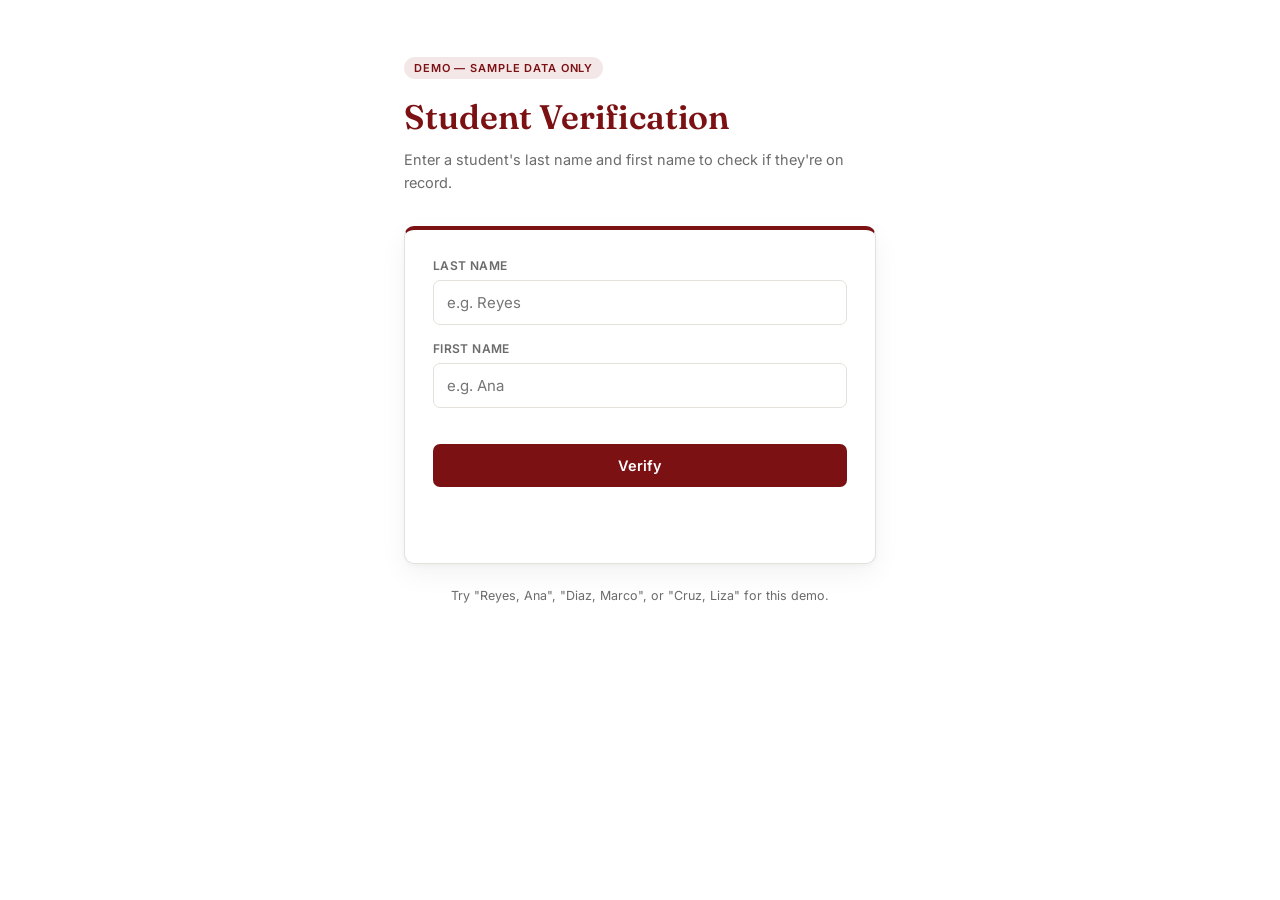
<file: verify.html>
<!DOCTYPE html>
<html lang="en">
<head>
<meta charset="UTF-8">
<meta name="viewport" content="width=device-width, initial-scale=1.0">
<title>Student Verification</title>
<link rel="preconnect" href="https://fonts.googleapis.com">
<link rel="preconnect" href="https://fonts.gstatic.com" crossorigin>
<link href="https://fonts.googleapis.com/css2?family=Fraunces:opsz,wght@9..144,500;9..144,600;9..144,700&family=Inter:wght@400;500;600&display=swap" rel="stylesheet">
<style>
  :root{
    --maroon:#7B1113;
    --maroon-dark:#5A0C0E;
    --green:#014421;
    --green-bg:#E7EFEA;
    --maroon-bg:#F3E7E7;
    --gold:#FFC72C;
    --ink:#1A1A1A;
    --ink-soft:#6B6B6B;
    --line:#E4E1DD;
  }
  *{box-sizing:border-box;}
  body{
    margin:0;
    background:#FFFFFF;
    color:var(--ink);
    font-family:'Inter',system-ui,sans-serif;
    -webkit-font-smoothing:antialiased;
  }
  .page{
    max-width:520px;
    margin:0 auto;
    padding:56px 24px 40px;
  }
  .badge{
    display:inline-block;
    font-size:11px;
    font-weight:600;
    letter-spacing:.08em;
    text-transform:uppercase;
    color:var(--maroon);
    background:var(--maroon-bg);
    padding:4px 10px;
    border-radius:100px;
    margin-bottom:18px;
  }
  h1{
    font-family:'Fraunces',serif;
    font-optical-sizing:auto;
    font-weight:600;
    font-size:clamp(26px,5vw,34px);
    line-height:1.2;
    margin:0 0 10px;
    color:var(--maroon);
  }
  .sub{
    color:var(--ink-soft);
    font-size:14.5px;
    line-height:1.6;
    margin:0 0 32px;
  }
  .card{
    background:#fff;
    border:1px solid var(--line);
    border-top:4px solid var(--maroon);
    border-radius:10px;
    padding:28px;
    box-shadow:0 2px 4px rgba(0,0,0,.03), 0 10px 28px rgba(0,0,0,.05);
  }
  .field{margin-bottom:16px;}
  .field:last-of-type{margin-bottom:0;}
  label{
    display:block;
    font-size:12px;
    font-weight:600;
    letter-spacing:.03em;
    text-transform:uppercase;
    color:var(--ink-soft);
    margin-bottom:7px;
  }
  input[type="text"]{
    width:100%;
    font-family:'Inter',sans-serif;
    font-size:15px;
    padding:12px 13px;
    border:1px solid var(--line);
    border-radius:7px;
    background:#fff;
    color:var(--ink);
    outline:none;
    transition:border-color .15s ease, box-shadow .15s ease;
  }
  input[type="text"]:focus{
    border-color:var(--maroon);
    box-shadow:0 0 0 3px rgba(123,17,19,.12);
  }
  button{
    font-family:'Inter',sans-serif;
    font-weight:600;
    font-size:14.5px;
    cursor:pointer;
    border:none;
    border-radius:7px;
  }
  #verifyBtn{
    width:100%;
    background:var(--maroon);
    color:#fff;
    padding:13px;
    margin-top:20px;
    transition:background .15s ease;
  }
  #verifyBtn:hover{background:var(--maroon-dark);}
  #verifyBtn:disabled{opacity:.55;cursor:default;}
  #verifyBtn:focus-visible, input:focus-visible{
    outline:2px solid var(--gold);
    outline-offset:2px;
  }

  .result{
    display:flex;
    align-items:center;
    gap:14px;
    margin-top:18px;
    padding:15px 16px;
    border-radius:8px;
    animation:reveal .25s ease;
  }
  @media (prefers-reduced-motion: reduce){
    .result{animation:none;}
    .seal{animation:none !important;}
  }
  @keyframes reveal{from{opacity:0; transform:translateY(4px);} to{opacity:1; transform:translateY(0);}}

  .result.verified{background:var(--green-bg); color:var(--green);}
  .result.notfound{background:var(--maroon-bg); color:var(--maroon-dark);}

  .seal{
    flex:0 0 auto;
    width:32px;height:32px;
    border-radius:50%;
    display:flex;align-items:center;justify-content:center;
    font-size:16px;
    font-weight:700;
  }
  .result.verified .seal{
    border:2px solid var(--green);
    animation:stamp .35s cubic-bezier(.2,1.6,.4,1);
  }
  .result.notfound .seal{
    border:2px solid var(--maroon-dark);
  }
  @keyframes stamp{
    0%{transform:scale(1.7) rotate(-8deg); opacity:0;}
    100%{transform:scale(1) rotate(0); opacity:1;}
  }
  .result-text .headline{font-weight:600; font-size:14.5px;}
  .result-text .detail{font-size:13px; opacity:.85; margin-top:2px;}

  .note{
    font-size:12.5px;
    color:var(--ink-soft);
    margin-top:22px;
    line-height:1.6;
    text-align:center;
  }
</style>
</head>
<body>
<div class="page">

  <span class="badge">Demo — sample data only</span>
  <h1>Student Verification</h1>
  <p class="sub">Enter a student's last name and first name to check if they're on record.</p>

  <div class="card">
    <div class="field">
      <label for="lastName">Last name</label>
      <input id="lastName" type="text" placeholder="e.g. Reyes" autocomplete="off">
    </div>
    <div class="field">
      <label for="firstName">First name</label>
      <input id="firstName" type="text" placeholder="e.g. Ana" autocomplete="off">
    </div>
    <button id="verifyBtn">Verify</button>
    <div id="result" class="result" hidden></div>
  </div>

  <p class="note">Try "Reyes, Ana", "Diaz, Marco", or "Cruz, Liza" for this demo.</p>

</div>

<script>
  // ---- Demo data: salted hashes, not names ----
  const CONFIG = {
    salt: 'UP-DEMO-SALT-2026',
    hashes: new Set([
      '2637d68f6ddb9db50b2d973300f238d50fdf920b3b985e1fdcdcdd9b2636cf6d', // demo: Reyes, Ana
      '0241f9a3891bba5ceb87391746d5fde0aba73f6c2199740a86010d307beeb8f0', // demo: Diaz, Marco
      '8e8f16fc41a4fe828376593f33350c64d9ee06b399524d5d078f390f4c8c9a11'  // demo: Cruz, Liza
    ])
  };
  // ---------------------------------------------

  function normalize(str) {
    return str.trim().toLowerCase().replace(/[.,]/g, '').replace(/\s+/g, ' ');
  }

  async function sha256Hex(message) {
    const enc = new TextEncoder().encode(message);
    const digest = await crypto.subtle.digest('SHA-256', enc);
    return Array.from(new Uint8Array(digest)).map(b => b.toString(16).padStart(2, '0')).join('');
  }

  const lastInput = document.getElementById('lastName');
  const firstInput = document.getElementById('firstName');
  const verifyBtn = document.getElementById('verifyBtn');
  const resultEl = document.getElementById('result');

  function showResult(found, last, first) {
    resultEl.hidden = false;
    resultEl.className = 'result ' + (found ? 'verified' : 'notfound');
    resultEl.innerHTML = found
      ? `<div class="seal">✓</div><div class="result-text"><div class="headline">Verified</div><div class="detail">Matches a record on file.</div></div>`
      : `<div class="seal">✕</div><div class="result-text"><div class="headline">Not found</div><div class="detail">No matching record for "${first} ${last}".</div></div>`;
  }

  async function runVerify() {
    const last = lastInput.value;
    const first = firstInput.value;
    if (!last.trim() || !first.trim()) {
      (last.trim() ? firstInput : lastInput).focus();
      return;
    }
    if (!window.isSecureContext) {
      resultEl.hidden = false;
      resultEl.className = 'result notfound';
      resultEl.innerHTML = `<div class="seal">!</div><div class="result-text"><div class="headline">Can't verify here</div><div class="detail">Open this page over https:// — Web Crypto needs a secure context.</div></div>`;
      return;
    }
    verifyBtn.disabled = true;
    const key = CONFIG.salt + ':' + normalize(last) + '|' + normalize(first);
    const hash = await sha256Hex(key);
    showResult(CONFIG.hashes.has(hash), last.trim(), first.trim());
    verifyBtn.disabled = false;
  }

  verifyBtn.addEventListener('click', runVerify);
  [lastInput, firstInput].forEach(el =>
    el.addEventListener('keydown', e => { if (e.key === 'Enter') runVerify(); })
  );
</script>
</body>
</html>
</file>
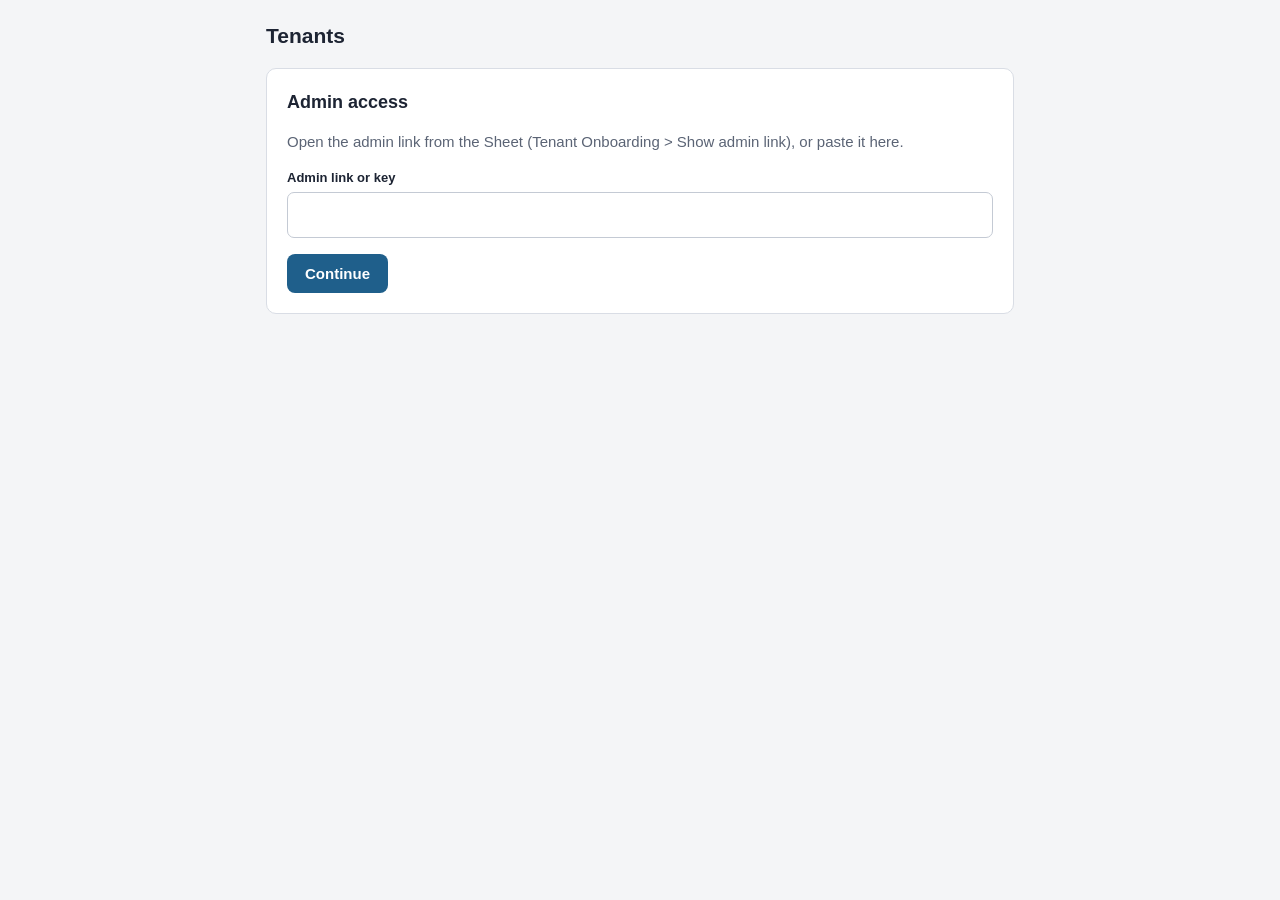
<file: tenant-onboarding/admin.html>
<!DOCTYPE html>
<html lang="en">
<head>
<meta charset="utf-8">
<meta name="viewport" content="width=device-width, initial-scale=1">
<meta name="robots" content="noindex, nofollow">
<meta name="referrer" content="no-referrer">
<meta name="apple-mobile-web-app-capable" content="yes">
<meta name="apple-mobile-web-app-title" content="Tenants">
<title>Tenants · Admin</title>
<link rel="stylesheet" href="assets/app.css?v=4">
</head>
<body>
<div class="wrap">
  <header class="topbar">
    <div>
      <h1>Tenants</h1>
      <p id="address"></p>
    </div>
    <div class="actions" style="margin:0" id="top-actions" hidden>
      <button class="btn small" type="button" id="btn-invite">+ Invite</button>
      <button class="btn small secondary" type="button" id="btn-refresh">Refresh</button>
    </div>
  </header>

  <section id="v-loading" class="card"><p class="muted"><span class="spinner"></span>Loading…</p></section>

  <!-- No key yet -->
  <section id="v-key" class="card" hidden>
    <h2>Admin access</h2>
    <p class="muted">Open the admin link from the Sheet (Tenant Onboarding &gt; Show admin link), or paste it here.</p>
    <form id="key-form" novalidate>
      <label class="f">Admin link or key
        <input type="password" name="key" autocomplete="off"></label>
      <div class="actions"><button class="btn" type="submit">Continue</button></div>
      <div class="msg" data-msg hidden></div>
    </form>
  </section>

  <!-- Tenant list -->
  <section id="v-list" hidden>
    <div class="msg" id="list-msg" hidden style="margin:0 0 12px"></div>
    <ul class="tlist" id="tlist"></ul>
    <p class="muted" id="empty" hidden>No tenants yet. Use “+ Invite” to start.</p>
    <p style="margin-top:24px"><button class="link" type="button" id="btn-signout">Forget admin access on this device</button></p>
  </section>

  <!-- Invite -->
  <section id="v-invite" hidden>
    <p><button class="link" type="button" data-back>&larr; Back to list</button></p>
    <form id="invite-form" class="card" novalidate>
      <h2>Invite a new tenant</h2>
      <div class="grid">
        <label class="f full">Tenant's name <span class="opt">(they confirm their full legal name later)</span>
          <input type="text" name="name" maxlength="120" required></label>
        <label class="f">Tenant's email <span class="opt">(optional)</span>
          <input type="email" name="email" maxlength="200" inputmode="email" autocapitalize="off">
          <div class="hint">Leave blank if you will send the link yourself by message.</div></label>
        <label class="f">Unit
          <input type="text" name="unit" maxlength="20" placeholder="e.g., 3C" required></label>
        <label class="f">Monthly rent (PHP)
          <input type="number" name="rent" min="1" step="0.01" placeholder="9000" inputmode="decimal" required></label>
        <label class="f full">Lease start date
          <input type="date" name="startDate" required></label>
      </div>
      <p class="hint">The deposit is set to two months' rent, as in the contract.</p>
      <label class="check"><input type="checkbox" name="sendEmail" checked> <span>Email the link to the tenant now (if an email is given)</span></label>
      <div class="actions"><button class="btn" type="submit">Create invitation</button></div>
      <div class="msg" data-msg hidden></div>
    </form>
    <div class="card" id="invite-done" hidden>
      <h2>Invitation created</h2>
      <p id="invite-done-text"></p>
      <div class="linkbox" id="invite-link"></div>
      <div class="actions" id="invite-link-actions"></div>
    </div>
  </section>

  <!-- Detail -->
  <section id="v-detail" hidden>
    <p><button class="link" type="button" data-back>&larr; Back to list</button></p>
    <div class="card">
      <h2 id="d-title"></h2>
      <p style="margin-top:-6px"><span class="badge" id="d-badge"></span></p>
      <table class="kv" id="d-rows"></table>
    </div>
    <div class="card" id="d-id" hidden>
      <h2>Valid ID</h2>
      <img class="idimg" id="d-idimg" alt="Valid ID" hidden>
      <div class="actions" id="d-idpdf" hidden><button class="btn secondary" type="button" id="btn-idpdf">Open ID (PDF)</button></div>
    </div>
    <div class="card" id="d-review" hidden>
      <h2>Review</h2>
      <div class="actions" style="margin-top:0"><button class="btn ok" type="button" id="btn-approve">Approve ID and details</button></div>
      <h3>Or send back with a note</h3>
      <textarea id="d-note" maxlength="500" placeholder="The tenant sees this, e.g., The ID photo is blurry. Please upload a clearer photo."></textarea>
      <div class="actions"><button class="btn warn" type="button" id="btn-resub">Send back</button></div>
    </div>
    <div class="card" id="d-actions-card">
      <h2>Actions</h2>
      <div class="actions" style="margin-top:0" id="d-actions"></div>
      <div class="linkbox" id="d-linkbox" hidden></div>
      <div class="actions" id="d-link-actions" hidden></div>
    </div>
    <div class="msg" id="d-msg" hidden></div>
  </section>
</div>

<script src="assets/config.js?v=4"></script>
<script src="assets/common.js?v=4"></script>
<script>
  var VIEWS = ['v-loading', 'v-key', 'v-list', 'v-invite', 'v-detail'];
  var STORE = 'tenantOnboardingAdminKey';
  var LABELS = {
    INVITED: ['Invited', ''], SUBMITTED: ['To review', 'act'], NEEDS_RESUBMISSION: ['Sent back', ''],
    APPROVED: ['Reading rules', ''], RULES_ACCEPTED: ['Signing', ''], TENANT_SIGNED: ['Waiting for lessor', 'act'],
    COMPLETED: ['Completed', 'ok'], REVOKED: ['Revoked', 'off']
  };
  var KEY = '', current = null;

  function show(id) { showView(VIEWS, id); $('top-actions').hidden = !(id === 'v-list' || id === 'v-detail' || id === 'v-invite'); }
  function store(k) { try { localStorage.setItem(STORE, k); } catch (e) { /* private mode */ } }
  function stored() { try { return localStorage.getItem(STORE) || ''; } catch (e) { return ''; } }
  function forget() { try { localStorage.removeItem(STORE); } catch (e) { /* ignore */ } }
  function call(action, payload) { return api(action, Object.assign({ key: KEY }, payload || {})); }
  function badge(el, status, expired) {
    var l = LABELS[status] || [status, ''];
    el.textContent = expired ? 'Link expired' : l[0];
    el.className = 'badge ' + (expired ? 'off' : l[1]);
  }
  function listMsg(text, kind) { var m = $('list-msg'); m.textContent = text || ''; m.className = 'msg ' + (kind || 'err'); m.hidden = !text; }
  function detailMsg(text, kind) { var m = $('d-msg'); m.textContent = text || ''; m.className = 'msg ' + (kind || 'err'); m.hidden = !text; }
  function keyFrom(text) { var m = /k=([a-f0-9]{64})/.exec(text) || /^([a-f0-9]{64})$/.exec(String(text).trim()); return m ? m[1] : ''; }

  /* ---------- ready-to-paste messages ---------- */
  var ADDRESS = '';
  function msgText(kind, x) {
    var hi = 'Hi ' + x.name + ', ';
    var unit = 'Unit ' + x.unit + (ADDRESS ? ', ' + ADDRESS : '');
    var priv = 'This link is for you only, please don\'t share it.';
    switch (kind) {
      case 'INVITED': return hi + 'this is Ria Mae for the lessor of ' + unit + '. Please complete your tenant onboarding using this personal link:\n' + x.link + '\n' + priv;
      case 'NEEDS_RESUBMISSION': return hi + 'please update your onboarding details for ' + unit + '. Note: ' + (x.reviewNote || '') + '\nYour link:\n' + x.link;
      case 'SUBMITTED': return hi + 'we received your details for ' + unit + ' and are reviewing them. You can check your status here:\n' + x.link;
      case 'APPROVED': return hi + 'your details and valid ID for ' + unit + ' have been approved. Please open your link to read the House Rules and sign the Contract of Lease:\n' + x.link;
      case 'RULES_ACCEPTED': return hi + 'please open your link to review and sign the Contract of Lease for ' + unit + ':\n' + x.link;
      case 'TENANT_SIGNED': return hi + 'we received your signature on the Contract of Lease for ' + unit + '. I will message you once the lessor countersigns.';
      case 'COMPLETED': return hi + 'your Contract of Lease for ' + unit + ' is now signed by both parties. Please download and keep your copy here:\n' + x.link;
      default: return hi + 'here is your personal link:\n' + x.link;
    }
  }
  /** Copies text to the clipboard; falls back to a hidden text area for older browsers. */
  function copyText(text) {
    if (navigator.clipboard && window.isSecureContext) return navigator.clipboard.writeText(text);
    return new Promise(function (res, rej) {
      var ta = document.createElement('textarea');
      ta.value = text; ta.setAttribute('readonly', ''); ta.style.position = 'fixed'; ta.style.opacity = '0';
      document.body.appendChild(ta); ta.select(); ta.setSelectionRange(0, text.length);
      var ok = false; try { ok = document.execCommand('copy'); } catch (e) { ok = false; }
      document.body.removeChild(ta);
      ok ? res() : rej(new Error('copy failed'));
    });
  }
  /** A button that copies a ready-to-paste message. If copying is blocked, the message is shown to select by hand. */
  function copyMsgButton(container, text, label, fallbackBox) {
    var b = document.createElement('button');
    b.type = 'button'; b.className = 'btn small'; b.textContent = label || 'Copy message';
    b.addEventListener('click', function () {
      copyText(text).then(function () {
        b.textContent = 'Copied. Paste it in your chat';
        setTimeout(function () { b.textContent = label || 'Copy message'; }, 2500);
      }, function () {
        fallbackBox.textContent = text; fallbackBox.hidden = false; selectText(fallbackBox);
      });
    });
    container.insertBefore(b, container.firstChild);
    return b;
  }

  /* ---------- start ---------- */
  function start() {
    KEY = keyFrom(location.hash) || stored();
    if (!KEY) { show('v-key'); return; }
    store(KEY);
    loadList();
  }

  $('key-form').addEventListener('submit', function (ev) {
    ev.preventDefault();
    var k = keyFrom(ev.target.elements.key.value);
    if (!k) return formMsg(ev.target, 'That does not look like an admin link or key.');
    KEY = k; store(k); loadList();
  });

  $('btn-signout').addEventListener('click', function () {
    forget(); KEY = '';
    history.replaceState(null, '', location.pathname);
    show('v-key');
  });

  /* ---------- list ---------- */
  function loadList() {
    listMsg('');
    show('v-loading');
    call('adminList').then(function (d) {
      $('address').textContent = d.address || '';
      ADDRESS = d.address || '';
      var ul = $('tlist');
      ul.innerHTML = '';
      d.tenants.forEach(function (t) {
        var li = document.createElement('li');
        var left = document.createElement('div');
        var nm = document.createElement('div'); nm.className = 'nm'; nm.textContent = t.name;
        var sub = document.createElement('div'); sub.className = 'sub'; sub.textContent = 'Unit ' + t.unit + ' · ' + (t.email || 'no email');
        left.appendChild(nm); left.appendChild(sub);
        var b = document.createElement('span'); badge(b, t.status, t.expired);
        li.appendChild(left); li.appendChild(b);
        li.addEventListener('click', function () { openDetail(t.id); });
        ul.appendChild(li);
      });
      $('empty').hidden = d.tenants.length > 0;
      show('v-list');
    }, function (e) {
      if (/admin link is not valid/.test(errText(e))) { forget(); KEY = ''; show('v-key'); formMsg($('key-form'), errText(e)); }
      else { show('v-key'); formMsg($('key-form'), errText(e)); }
    });
  }

  $('btn-refresh').addEventListener('click', function () { current ? openDetail(current.id) : loadList(); });
  Array.prototype.forEach.call(document.querySelectorAll('[data-back]'), function (b) {
    b.addEventListener('click', function () { current = null; loadList(); });
  });

  /* ---------- invite ---------- */
  $('btn-invite').addEventListener('click', function () {
    current = null;
    $('invite-form').reset(); $('invite-form').hidden = false; $('invite-done').hidden = true;
    formMsg($('invite-form'), '');
    show('v-invite');
  });

  $('invite-form').addEventListener('submit', function (ev) {
    ev.preventDefault();
    var f = ev.target, el = f.elements;
    formMsg(f, '');
    var form = { name: el.name.value, email: el.email.value, unit: el.unit.value,
                 rent: el.rent.value, startDate: el.startDate.value, sendEmail: el.sendEmail.checked };
    busy(f, true, 'Creating…');
    call('adminInvite', { form: form }).then(function (r) {
      busy(f, false);
      f.hidden = true;
      $('invite-done').hidden = false;
      $('invite-done-text').textContent = r.emailed
        ? 'The link was emailed to the tenant. You can also copy a message with the link and paste it in your chat:'
        : 'Copy a message with the link and paste it in your chat with the tenant:';
      showLink($('invite-link'), $('invite-link-actions'), r.link, 'Your tenant onboarding link');
      copyMsgButton($('invite-link-actions'), msgText('INVITED', r), 'Copy message', $('invite-link'));
    }, function (e) { busy(f, false); formMsg(f, errText(e)); });
  });

  /* ---------- link sharing ---------- */
  function showLink(box, actions, link, shareTitle) {
    box.textContent = link; box.hidden = false;
    actions.innerHTML = ''; actions.hidden = false;
    var copy = document.createElement('button');
    copy.type = 'button'; copy.className = 'btn small secondary'; copy.textContent = 'Copy link';
    copy.addEventListener('click', function () {
      var done = function () { copy.textContent = 'Copied'; };
      if (navigator.clipboard) navigator.clipboard.writeText(link).then(done, function () { selectText(box); });
      else selectText(box);
    });
    actions.appendChild(copy);
    if (navigator.share) {
      var sh = document.createElement('button');
      sh.type = 'button'; sh.className = 'btn small secondary'; sh.textContent = 'Share…';
      sh.addEventListener('click', function () { navigator.share({ title: shareTitle, url: link }).catch(function () {}); });
      actions.appendChild(sh);
    }
  }
  function selectText(el) {
    var r = document.createRange(); r.selectNodeContents(el);
    var s = window.getSelection(); s.removeAllRanges(); s.addRange(r);
  }

  /** Opens a PDF from base64. The window is opened first so mobile browsers do not block it. */
  function openPdf(promiseFactory) {
    var w = window.open('', '_blank');
    promiseFactory().then(function (d) {
      var url = URL.createObjectURL(base64ToBlob(d.base64, 'application/pdf'));
      if (w) w.location.href = url;
      else { var a = document.createElement('a'); a.href = url; a.download = d.name || 'document.pdf'; a.click(); }
    }, function (e) { if (w) w.close(); detailMsg(errText(e)); });
  }

  /* ---------- detail ---------- */
  function openDetail(id) {
    show('v-loading');
    detailMsg('');
    call('adminGetTenant', { id: id }).then(function (d) {
      current = d;
      if (d.address) ADDRESS = d.address;
      $('d-title').textContent = d.name + ' · Unit ' + d.unit;
      badge($('d-badge'), d.status, false);
      var tbl = $('d-rows'); tbl.innerHTML = '';
      d.rows.forEach(function (r) {
        var tr = document.createElement('tr');
        var k = document.createElement('td'); k.className = 'k'; k.textContent = r[0];
        var v = document.createElement('td'); v.textContent = r[1];
        tr.appendChild(k); tr.appendChild(v); tbl.appendChild(tr);
      });

      $('d-id').hidden = !d.idFile;
      $('d-idimg').hidden = true; $('d-idpdf').hidden = true;
      if (d.idFile) {
        if (/^image\//.test(d.idFile.mime)) { $('d-idimg').src = 'data:' + d.idFile.mime + ';base64,' + d.idFile.base64; $('d-idimg').hidden = false; }
        else { $('d-idpdf').hidden = false; }
      }
      $('d-review').hidden = d.status !== 'SUBMITTED';
      $('d-note').value = '';
      buildActions(d);
      show('v-detail');
    }, function (e) { show('v-list'); alert(errText(e)); });
  }

  $('btn-idpdf').addEventListener('click', function () {
    var f = current.idFile;
    openPdf(function () { return Promise.resolve({ base64: f.base64, name: 'ID.pdf' }); });
  });

  function actionBtn(label, cls, fn) {
    var b = document.createElement('button');
    b.type = 'button'; b.className = 'btn small ' + (cls || 'secondary'); b.textContent = label;
    b.addEventListener('click', function () { fn(b); });
    $('d-actions').appendChild(b);
  }

  function withBusy(btn, label, p) {
    var old = btn.textContent; btn.disabled = true; btn.textContent = label;
    return p.then(function (r) { btn.disabled = false; btn.textContent = old; return r; },
                  function (e) { btn.disabled = false; btn.textContent = old; detailMsg(errText(e)); throw e; });
  }

  function buildActions(d) {
    $('d-actions').innerHTML = '';
    $('d-linkbox').hidden = true; $('d-link-actions').hidden = true;
    var s = d.status;
    // Ready-to-paste message suited to the current step, including the tenant's link.
    if (s !== 'REVOKED' && d.link) {
      var mb = copyMsgButton($('d-actions'), msgText(s, d), 'Copy message for tenant', $('d-linkbox'));
      $('d-actions').appendChild(mb);
    }
    if (['INVITED', 'NEEDS_RESUBMISSION', 'SUBMITTED', 'APPROVED', 'RULES_ACCEPTED', 'TENANT_SIGNED'].indexOf(s) >= 0) {
      actionBtn(s === 'INVITED' || s === 'NEEDS_RESUBMISSION' ? 'Get link (extends expiry)' : 'Get tenant link', 'secondary', function (b) {
        withBusy(b, 'Getting…', call('adminRefreshLink', { id: d.id })).then(function (r) {
          showLink($('d-linkbox'), $('d-link-actions'), r.link, 'Your tenant onboarding link');
          detailMsg(r.expires ? 'Link valid until ' + r.expires + '.' : '', 'ok');
        });
      });
      if (d.hasEmail) {
        actionBtn('Email link to tenant', 'secondary', function (b) {
          withBusy(b, 'Sending…', call('adminRefreshLink', { id: d.id, email: true })).then(function () {
            detailMsg('Link emailed to the tenant.', 'ok');
          });
        });
      }
    }
    if (s === 'TENANT_SIGNED') {
      actionBtn('Resend countersign link to lessor', '', function (b) {
        withBusy(b, 'Sending…', call('adminResendLessorLink', { id: d.id })).then(function (r) {
          detailMsg('Countersigning link sent to ' + r.sentTo + '. You can also share it directly:', 'ok');
          showLink($('d-linkbox'), $('d-link-actions'), r.link, 'Countersign Contract of Lease');
        });
      });
    }
    if (s === 'COMPLETED') {
      actionBtn('Open signed PDF', '', function () {
        openPdf(function () { return call('adminGetSignedPdf', { id: d.id }); });
      });
      // On phones that can share files (most iPhones and Androids), send the PDF itself through a chat app.
      if (navigator.canShare && navigator.canShare({ files: [new File(['x'], 'x.pdf', { type: 'application/pdf' })] })) {
        var pdfFile = null;
        actionBtn('Share signed PDF…', 'secondary', function (b) {
          var doShare = function () { navigator.share({ files: [pdfFile], title: pdfFile.name }).catch(function () {}); };
          if (pdfFile) return doShare();
          // Sharing must follow a tap directly, so the first tap downloads and the second tap shares.
          withBusy(b, 'Preparing…', call('adminGetSignedPdf', { id: d.id })).then(function (r) {
            pdfFile = new File([base64ToBlob(r.base64, 'application/pdf')], r.name, { type: 'application/pdf' });
            b.textContent = 'Tap again to share PDF';
          });
        });
      }
    }
    if (s !== 'COMPLETED' && s !== 'REVOKED') {
      actionBtn('Revoke link', 'danger', function (b) {
        if (!confirm('Revoke the link for ' + d.name + '? They will no longer be able to open it.')) return;
        withBusy(b, 'Revoking…', call('adminRevoke', { id: d.id })).then(function () { openDetail(d.id); });
      });
    }
    actionBtn('Delete tenant and files', 'danger', function (b) {
      var warn = 'Permanently delete ' + d.name + ' (Unit ' + d.unit + ')?\n\n' +
        'This removes their record, valid ID, signatures' + (s === 'COMPLETED' ? ', and their SIGNED CONTRACT' : '') +
        ', and their AuditLog entries. Files go to Drive trash and are erased after 30 days.\n\n' +
        'Type DELETE to confirm.';
      var typed = prompt(warn, '');
      if (typed === null) return;
      if (typed.trim() !== 'DELETE') { detailMsg('Not deleted. Type DELETE exactly to confirm.'); return; }
      withBusy(b, 'Deleting…', call('adminDelete', { id: d.id, confirm: 'DELETE' })).then(function (r) {
        current = null;
        loadList();
        setTimeout(function () { listMsg(d.name + ' was deleted (' + r.files + ' file' + (r.files === 1 ? '' : 's') + ' moved to Drive trash).', 'ok'); }, 0);
      });
    });
    $('d-actions-card').hidden = $('d-actions').children.length === 0;
  }

  $('btn-approve').addEventListener('click', function () {
    var b = this;
    withBusy(b, 'Approving…', call('adminApprove', { id: current.id })).then(function () {
      openDetail(current.id);
      var via = current.hasEmail ? 'The tenant was emailed to continue.' : 'No email on file: tap "Copy message for tenant" and paste it in your chat.';
      setTimeout(function () { detailMsg('Approved. ' + via, 'ok'); }, 0);
    });
  });

  $('btn-resub').addEventListener('click', function () {
    var note = $('d-note').value.trim();
    if (!note) return detailMsg('Write a short note first.');
    var b = this;
    withBusy(b, 'Sending…', call('adminRequestResubmission', { id: current.id, note: note })).then(function () {
      openDetail(current.id);
      var via = current.hasEmail ? 'The tenant was emailed your note.' : 'No email on file: tap "Copy message for tenant" and paste it in your chat.';
      setTimeout(function () { detailMsg('Sent back. ' + via, 'ok'); }, 0);
    });
  });

  start();
</script>
</body>
</html>
</file>
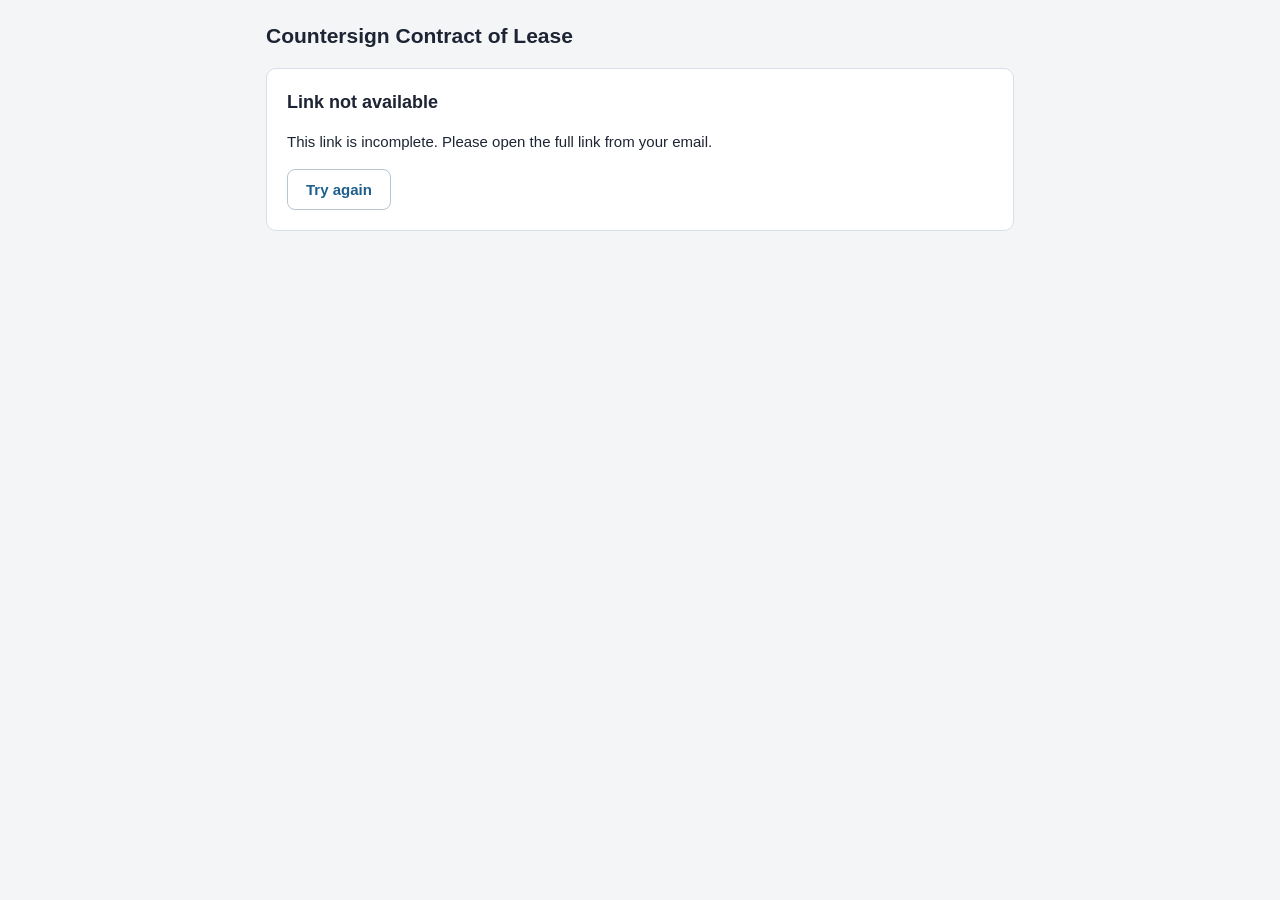
<file: tenant-onboarding/sign.html>
<!DOCTYPE html>
<html lang="en">
<head>
<meta charset="utf-8">
<meta name="viewport" content="width=device-width, initial-scale=1">
<meta name="robots" content="noindex, nofollow">
<meta name="referrer" content="no-referrer">
<title>Countersign Contract</title>
<link rel="stylesheet" href="assets/app.css?v=4">
</head>
<body>
<div class="wrap">
  <header>
    <h1>Countersign Contract of Lease</h1>
    <p><span id="address"></span><span id="unit-label"></span></p>
  </header>

  <section id="v-loading" class="card" style="margin-top:16px"><p class="muted"><span class="spinner"></span>Loading…</p></section>

  <section id="v-error" class="card" style="margin-top:16px" hidden>
    <h2>Link not available</h2>
    <p id="error-text"></p>
    <div class="actions"><button class="btn secondary" type="button" onclick="load()">Try again</button></div>
  </section>

  <section id="v-sign" hidden>
    <div class="card" style="margin-top:16px">
      <h2>Ready for your signature</h2>
      <p style="margin:0"><b id="tenant-name"></b> has signed. Please review the Contract of Lease and House Rules below, then sign at the bottom. Your one signature is applied to both documents.</p>
    </div>
    <div class="docview" id="contract-doc"></div>
    <div class="docview" id="rules-doc"></div>
    <form id="sign-form" class="card" novalidate>
      <h2>Sign as LESSOR</h2>
      <label class="f">Draw your signature</label>
      <div class="sigbox"><canvas id="sig"></canvas><div class="ph" id="sig-ph">Sign here with your finger</div></div>
      <div class="actions" style="margin-top:6px"><button type="button" class="link" id="sig-clear">Clear signature</button></div>
      <label class="f" style="margin-top:12px">Type your full name
        <input type="text" name="typedName" maxlength="120" autocomplete="off">
        <div class="hint">Exactly as: <b id="lessor-name"></b></div></label>
      <label class="check"><input type="checkbox" name="agree"> <span>I agree to countersign this Contract of Lease and the House Rules electronically, and I understand that my electronic signature is as binding as a handwritten one.</span></label>
      <div class="actions"><button class="btn" type="submit">Countersign</button></div>
      <div class="msg" data-msg hidden></div>
    </form>
  </section>

  <section id="v-done" class="card" style="margin-top:16px" hidden>
    <div class="done-icon">✓</div>
    <h2>Countersigned</h2>
    <p>The fully signed Contract of Lease has been emailed to you and to the tenant. Nothing else is needed.</p>
  </section>
</div>

<script src="assets/config.js?v=4"></script>
<script src="assets/common.js?v=4"></script>
<script>
  var VIEWS = ['v-loading', 'v-error', 'v-sign', 'v-done'];
  var TOKEN = hashParam('t');
  var pad = null;

  function show(id) { showView(VIEWS, id); }
  function showError(text) { $('error-text').textContent = text; show('v-error'); }

  function load() {
    show('v-loading');
    if (!/^[a-f0-9]{64}$/.test(TOKEN)) { showError('This link is incomplete. Please open the full link from your email.'); return; }
    api('lessorGetState', { token: TOKEN }).then(render, function (e) { showError(errText(e)); });
  }

  function render(s) {
    $('address').textContent = s.address || '';
    $('unit-label').textContent = s.unit ? ' · Unit ' + s.unit : '';
    if (s.status === 'COMPLETED') { show('v-done'); return; }
    injectDocCss(s.docCss);
    $('tenant-name').textContent = s.tenantName;
    $('lessor-name').textContent = s.lessorName;
    $('contract-doc').innerHTML = s.contractHtml;   // built server-side with values escaped
    $('rules-doc').innerHTML = s.rulesHtml;
    show('v-sign');
    if (!pad) {
      pad = new SigPad($('sig'), function (ink) { $('sig-ph').hidden = ink; });
      $('sig-clear').addEventListener('click', function () { pad.clear(); });
      window.addEventListener('resize', function () { if (pad && !pad.hasInk) pad.resize(); });
    }
    pad.resize();
  }

  $('sign-form').addEventListener('submit', function (ev) {
    ev.preventDefault();
    var f = ev.target;
    formMsg(f, '');
    if (!pad || !pad.hasInk) return formMsg(f, 'Please draw your signature in the box.');
    if (!f.elements.typedName.value.trim()) return formMsg(f, 'Please type your full name.');
    if (!f.elements.agree.checked) return formMsg(f, 'Please tick the box to agree to sign electronically.');
    busy(f, true, 'Signing and sending…');
    api('lessorCountersign', { token: TOKEN, typedName: f.elements.typedName.value,
                               signature: pad.toDataURL(), userAgent: navigator.userAgent })
      .then(function () { busy(f, false); show('v-done'); }, function (e) { busy(f, false); formMsg(f, errText(e)); });
  });

  load();
</script>
</body>
</html>
</file>
<file: data-prep/styles.css>
:root{--navy:#0d2e36;--deep:#08232b;--teal:#087f7b;--teal-soft:#e9f6f3;--text:#19313a;--muted:#60717a;--line:#e0e9e8;--bg:#f7f9f8;--white:#fff;--orange:#eeb767}*{box-sizing:border-box}body{margin:0;background:var(--bg);font:15px/1.65 Arial,Helvetica,sans-serif;color:var(--text)}button,input{font:inherit}button{cursor:pointer}a{color:#08716e}a:focus-visible,button:focus-visible,input:focus-visible{outline:3px solid #eea44b;outline-offset:3px}.skip{position:absolute;left:-1000px;top:0;background:white;z-index:100;padding:12px}.skip:focus{left:0}.app-shell{display:grid;grid-template-columns:266px minmax(0,1fr);min-height:100vh}.sidebar{background:var(--deep);color:#e8f2f1;padding:30px 18px 22px;display:flex;flex-direction:column;position:sticky;top:0;height:100vh;overflow:auto}.brand{display:flex;align-items:center;gap:13px;padding:0 12px 28px;border-bottom:1px solid #ffffff20}.brand-mark{display:grid;place-items:center;background:#eaf5f1;color:var(--navy);border-radius:12px;width:49px;height:49px;font-size:29px;font-weight:800}.brand-dot{color:var(--teal)}.brand strong{display:block;letter-spacing:.13em;font-size:12px}.brand small{display:block;color:#afc6c7;font-size:11px}.course-meta{padding:27px 12px 19px}.meta-pill{font-size:10px;letter-spacing:.1em;font-weight:800;color:#a2e3d6;background:#1b4548;border-radius:30px;padding:7px 11px}.course-meta p{font-size:13px;line-height:1.5;color:#afc6c7;margin:16px 0 0}.nav-heading{font-size:10px;letter-spacing:.16em;color:#799ca1;font-weight:800;margin:10px 12px}.nav-heading-lower{margin-top:28px}.module-nav,.utility-nav{display:grid;gap:4px}.nav-item{border:0;background:transparent;color:#bed3d4;display:flex;align-items:center;gap:12px;text-align:left;padding:12px 12px;border-radius:9px;width:100%;min-height:46px}.nav-item:hover{background:#ffffff10}.nav-item.active{background:#245356;color:white}.nav-number{font-size:12px;font-weight:800;color:#82b4b3;min-width:24px}.nav-name{flex:1;font-size:13px;font-weight:600}.nav-check{display:none;color:#b1e9c8}.nav-item.completed .nav-check{display:block}.sidebar-bottom{margin-top:auto;padding:22px 12px 0;color:#bad1d0;font-size:12px}.progress-track{background:#dce9e6;height:7px;border-radius:12px;overflow:hidden;margin-top:10px}.sidebar .progress-track{background:#305155}.progress-track>div{width:0%;height:100%;background:#5ccbb1;transition:width .25s}.sidebar-bottom button{background:none;border:0;color:#9cc9c4;font-size:11px;padding:12px 0}.workspace{min-width:0}.topbar{display:flex;align-items:center;justify-content:space-between;height:70px;background:#fff;border-bottom:1px solid var(--line);padding:0 36px;gap:12px}.top-label,.top-version{font-size:10px;letter-spacing:.1em;font-weight:800;color:#60777a}.top-label span{margin:0 9px;color:#aab9ba}.top-version{color:#18857c}#mobile-menu{display:none}.intro-banner{background:var(--navy);color:#fff;padding:38px 45px 40px}.intro-kicker,.eyebrow{font-size:10px;font-weight:800;letter-spacing:.14em;color:var(--teal)}.intro-kicker{color:#a4d8d0}.intro-row{display:flex;justify-content:space-between;align-items:flex-end;gap:26px}.intro-row h2{font-family:Arial,Helvetica,sans-serif;font-size:clamp(27px,3vw,40px);line-height:1.18;letter-spacing:-.055em;margin:13px 0}.intro-row h2 span{color:var(--orange)}.intro-row p{margin:0;max-width:490px;font-size:13px;color:#c1d5d5}.intro-metrics{display:flex;gap:25px;flex-shrink:0}.intro-metrics div{display:flex;flex-direction:column;min-width:65px}.intro-metrics strong{font-family:Arial,Helvetica,sans-serif;font-size:28px;line-height:1.2}.intro-metrics span{font-size:10px;color:#c3d5d5;max-width:75px;line-height:1.35}.content-layout{display:grid;grid-template-columns:minmax(0,1fr) 225px;gap:30px;max-width:1450px;margin:auto;padding:38px 38px 65px}.main-column{min-width:0}.module-panel{background:#fff;border:1px solid var(--line);border-radius:15px;padding:34px 38px;box-shadow:0 8px 28px #102d3510}.module-panel[hidden]{display:none}.module-panel h1{font:800 clamp(25px,2.8vw,34px)/1.24 Arial,Helvetica,sans-serif;letter-spacing:-.045em;margin:12px 0}.module-panel .lead{font-size:15px;color:#64767c;max-width:680px;margin:0 0 30px}.sep{color:#c7d4d2;margin:0 9px}.module-content{border-top:1px solid var(--line);padding-top:9px}.module-content h3,.utility-panel h2{font:800 19px/1.4 Arial,Helvetica,sans-serif;letter-spacing:-.025em;margin:30px 0 10px}.module-content p,.module-content li{font-size:14px}.module-content p{margin:12px 0}.module-content ul,.module-content ol{padding-left:22px}.module-content li{margin:6px 0}.module-content strong{color:#173a40}.module-content code{background:#edf3f1;border-radius:4px;padding:2px 4px;font-size:.91em;overflow-wrap:anywhere}.module-content .code-wrap{position:relative;background:#102f36;border-radius:10px;margin:15px 0;overflow:hidden}.module-content pre{overflow:auto;color:#d9f3ec;padding:45px 16px 18px;margin:0;font-size:12px;line-height:1.65}.module-content pre code{background:transparent;color:inherit;padding:0;white-space:pre}.copy-btn{position:absolute;top:10px;right:10px;border:1px solid #ffffff55;background:#244b50;color:white;border-radius:7px;font-size:11px;padding:5px 10px}.module-content table{width:100%;border-collapse:collapse;font-size:12px;min-width:470px}.module-content table th{text-align:left;background:#eef5f2;font-weight:800}.module-content table th,.module-content table td{border-bottom:1px solid var(--line);padding:10px 11px;vertical-align:top;overflow-wrap:anywhere}.module-content table code{white-space:normal}.module-content table tr:hover td{background:#f8fbfa}.module-content table{display:block;overflow-x:auto}.module-content blockquote{border-left:3px solid var(--teal);padding:10px 15px;margin:16px 0;background:#f4faf8}.quiz-card{background:#f3f8f6;border:1px solid #d8e9e3;padding:24px;border-radius:12px;margin-top:32px}.quiz-card h3{font:800 17px/1.4 Arial;margin:10px 0 18px}.answers{display:grid;gap:9px}.answer{display:flex;align-items:flex-start;gap:11px;border:1px solid #dce9e5;background:white;padding:12px;border-radius:8px;cursor:pointer;font-size:13px}.answer input{margin-top:3px;accent-color:var(--teal)}.primary-btn{border:0;border-radius:8px;background:var(--teal);color:#fff;padding:11px 18px;font-size:13px;font-weight:800;min-height:43px}.primary-btn:hover{background:#056561}.quiz-submit{margin-top:17px}.quiz-feedback{font-size:13px;margin:11px 0 0;min-height:0}.quiz-feedback.correct{color:#08745b}.quiz-feedback.incorrect{color:#a05a25}.module-footer{display:flex;justify-content:space-between;align-items:center;gap:16px;margin-top:28px;flex-wrap:wrap}.done-label{display:flex;align-items:center;gap:9px;font-size:13px;font-weight:700}.done-checkbox{width:19px;height:19px;accent-color:var(--teal)}.right-rail{display:grid;align-content:start;gap:15px}.rail-card{border:1px solid var(--line);background:#fff;padding:21px;border-radius:12px}.rail-card>strong{display:block;font:800 34px Arial;margin:6px 0 0}.rail-card p{font-size:12px;color:#697b80;line-height:1.6;margin:6px 0}.rail-card .rail-big{font:800 18px/1.4 Arial;color:#173a40;margin-top:12px}.text-link{background:none;border:0;color:var(--teal);font-size:12px;font-weight:800;padding:10px 0}.notice{background:#eaf5f1;border-left:3px solid var(--teal);padding:15px 18px;border-radius:6px;font-size:13px;margin:20px 0}.notice.subtle{background:#f5f8f7}.file-grid{display:grid;gap:9px;margin-top:23px}.file-card{display:flex;align-items:center;gap:13px;padding:15px;border:1px solid var(--line);border-radius:10px;color:var(--text);text-decoration:none;min-width:0}.file-card:hover{background:#f5faf8;border-color:#b9d6ce}.file-icon{display:grid;place-items:center;background:#e9f4f0;color:#14776e;border-radius:7px;min-width:44px;height:42px;font-size:11px;font-weight:800}.file-info{display:flex;flex-direction:column;min-width:0}.file-info strong{font-size:12px;overflow-wrap:anywhere}.file-info small{color:var(--muted);font-size:11px}.dl-arrow{margin-left:auto;color:var(--teal);font-size:22px}.results-grid{display:grid;grid-template-columns:repeat(4,1fr);gap:10px}.results-grid>div{background:#f0f7f4;border-radius:10px;padding:16px}.results-grid strong{display:block;font:800 28px Arial}.results-grid span{font-size:11px;color:var(--muted)}.agenda-row{display:grid;grid-template-columns:95px 1fr 65px;gap:10px;align-items:center;padding:15px 6px;border-bottom:1px solid var(--line);font-size:13px}.agenda-row time{font-weight:800;color:var(--teal);font-size:12px}.agenda-row strong{text-align:right;font-size:11px;color:#728a8b}footer{padding:20px 38px;border-top:1px solid var(--line);font-size:11px;color:#7b8c90;display:flex;justify-content:space-between;gap:12px}#mobile-menu{border:0;background:#f0f5f3;color:var(--navy);padding:8px 12px;border-radius:7px}.mobile-drawer{display:none}@media(max-width:1190px){.content-layout{grid-template-columns:minmax(0,1fr);padding:28px}.right-rail{grid-template-columns:repeat(2,minmax(0,1fr))}.intro-banner{padding:30px}.intro-metrics{gap:15px}}@media(max-width:790px){.app-shell{display:block}.sidebar{display:none}.topbar{height:60px;padding:0 18px}.top-label{display:none}#mobile-menu{display:block}.mobile-drawer:not([hidden]){display:block;background:var(--deep);padding:10px 18px}.mobile-nav{display:grid;grid-template-columns:repeat(2,minmax(0,1fr));gap:5px}.mobile-nav .nav-item{color:#d8efea}.mobile-nav .nav-item.active{background:#245356}.intro-row{align-items:start;flex-direction:column}.intro-metrics{width:100%;justify-content:space-between}.content-layout{padding:16px}.module-panel{padding:24px 20px}.right-rail{grid-template-columns:1fr 1fr}footer{padding:20px}}@media(max-width:500px){.intro-banner{padding:25px 20px}.intro-row h2{font-size:30px}.right-rail{grid-template-columns:1fr}.results-grid{grid-template-columns:repeat(2,1fr)}.module-panel{padding:22px 16px}.module-content table{font-size:11px}.module-footer .next-btn{width:100%}.mobile-nav{grid-template-columns:1fr}.agenda-row{grid-template-columns:75px 1fr 45px;font-size:12px}footer{flex-direction:column}}@media print{.sidebar,.topbar,.intro-banner,.right-rail,.quiz-card,.module-footer,.copy-btn{display:none!important}.app-shell,.content-layout{display:block}.module-panel{display:block!important;border:0;box-shadow:none;page-break-before:always}.workspace{width:100%}}

/* Self-paced task checklist and interpretation notes */
.task-checklist{border:1px solid var(--border, #d9e0e7);border-radius:12px;padding:18px 20px;margin:24px 0;background:#f7f9fb}
.task-checklist h3{margin-top:0}.task-checklist p{margin:8px 0 14px}.checklist-grid{display:grid;grid-template-columns:repeat(auto-fit,minmax(230px,1fr));gap:10px 18px}.checklist-grid label{display:flex;align-items:center;gap:10px;min-height:36px;cursor:pointer}.checklist-grid input{width:18px;height:18px;flex-shrink:0;accent-color:#255a78}.task-checklist .checklist-status{font-weight:600;margin:15px 0 0}.interpretation-box{border-left:4px solid #486c84;padding:12px 18px;margin:20px 0;background:#f5f8fa}.interpretation-box h4{margin-top:0}

/* Small-screen tables: display each record as a labeled card instead of a clipped horizontal table. */
/* Tables without card labels scroll inside their wrapper on narrow screens. */
.module-content div.responsive-table{max-width:100%;overflow-x:auto}
@media (max-width: 650px) {
  .module-content table.responsive-table {display:block;min-width:0;width:100%;overflow:visible;border-collapse:separate;font-size:13px;}
  .module-content table.responsive-table thead {display:none;}
  .module-content table.responsive-table tbody {display:block;width:100%;}
  .module-content table.responsive-table tr {display:block;width:100%;margin:0 0 14px;padding:5px 13px;background:#fff;border:1px solid var(--line);border-radius:10px;box-shadow:0 2px 7px #102d3508;}
  .module-content table.responsive-table tr:first-child:has(th) {display:none;}
  .module-content table.responsive-table td {display:grid;grid-template-columns:minmax(0, 1fr);gap:3px;width:100%;padding:10px 0;border-bottom:1px solid var(--line);overflow-wrap:anywhere;word-break:normal;}
  .module-content table.responsive-table td:last-child {border-bottom:0;}
  .module-content table.responsive-table td::before {content:attr(data-label);display:block;font-size:11px;font-weight:700;color:#526b70;line-height:1.3;}
  .module-content table.responsive-table td:empty::after {content:'—';color:#819397;}
  .module-content table.responsive-table tr:hover td {background:transparent;}
}

.optional-progress{margin-top:18px;padding-top:16px;border-top:1px solid #ffffff22}.optional-progress strong{font-size:11px;color:#d8e9e6}.backup-controls{display:grid;gap:2px;margin-top:12px}.backup-controls button{text-align:left;padding:8px 0;font-size:12px;color:#b6e3d9}.backup-controls #storage-status{font-size:11px;line-height:1.4;color:#c2e5df;min-height:0}.backup-controls #storage-status.storage-error{color:#ffcb9b}

/* Keep progress tools and storage notices visible outside the mobile drawer. */
#mobile-progress{display:none}
@media(max-width:790px){
 #mobile-progress{display:block;background:var(--deep);padding:0 18px 18px}
 #mobile-progress .sidebar-bottom{margin:0;padding:18px 12px 0}
 #mobile-progress .progress-track{background:#305155}
 #mobile-progress button{min-height:44px}
}
@media print{#mobile-progress{display:none!important}}

/* Attribution and contact information */
.site-credits{background:var(--bg);border-top:1px solid var(--line);padding:14px 38px}.site-credits-inner{max-width:1374px;margin:auto;display:grid;grid-template-columns:minmax(0,2fr) minmax(220px,1fr);gap:24px}.site-credits h2{font-size:12px;color:var(--muted);margin:0 0 4px}.site-credits p{font-size:11px;line-height:1.5;color:var(--muted);margin:0 0 4px}.site-credits p:last-child{margin-bottom:0}.site-credits .contact-address{font-weight:400;overflow-wrap:anywhere;user-select:text}.site-credits .contact-note{font-size:11px;color:var(--muted)}@media(max-width:790px){.site-credits{padding:12px 20px}.site-credits-inner{grid-template-columns:1fr;gap:12px}}
</file>
<file: icde-work-plan/app.css>
/* Palette taken from the 31st ICDE World Conference site: primary indigo #141349, ink #1d1916, grays #edf0f1/#d8dcde, Montserrat */
:root {
  --bg: #f5f5f5; --surface: #ffffff; --surface2: #fafafa; --ink: #1d1916; --muted: #606a71; --line: #d8dcde;
  --accent: #141349; --accent-ink: #ffffff; --soft: #e6e6ee;
  --done: #2f6a31; --prog: #305be8; --todo: #8b959b; --block: #c70505; --warn: #995c00;
  --warn-soft: #fff5e6; --bad-soft: #fee6e6; --ok-soft: #e7f8e7; --info-soft: #e3e9fc; --teal-soft: #dff3f3;
  --shadow: 0 1px 2px rgba(0,0,0,.12);
  --radius: 10px;
  --font: "Montserrat", system-ui, -apple-system, "Segoe UI", Roboto, "Helvetica Neue", Arial, sans-serif;
}
@media (prefers-color-scheme: dark) {
  :root:not([data-theme="light"]) {
    --bg: #0b0b24; --surface: #14143a; --surface2: #101032; --ink: #e8e8f0; --muted: #a3a8c4; --line: #2a2a5a;
    --accent: #9d9bf5; --accent-ink: #0b0b24; --soft: #1f1f55;
    --done: #4eb151; --prog: #7592f0; --todo: #8b959b; --block: #fb6a6a; --warn: #ffc266;
    --warn-soft: #3a2b12; --bad-soft: #3b1a1a; --ok-soft: #14301f; --info-soft: #1b2750; --teal-soft: #17343a;
    --shadow: 0 1px 2px rgba(0,0,0,.4); color-scheme: dark;
  }
}
:root[data-theme="dark"] {
  --bg: #0b0b24; --surface: #14143a; --surface2: #101032; --ink: #e8e8f0; --muted: #a3a8c4; --line: #2a2a5a;
  --accent: #9d9bf5; --accent-ink: #0b0b24; --soft: #1f1f55;
  --done: #4eb151; --prog: #7592f0; --todo: #8b959b; --block: #fb6a6a; --warn: #ffc266;
  --warn-soft: #3a2b12; --bad-soft: #3b1a1a; --ok-soft: #14301f; --info-soft: #1b2750; --teal-soft: #17343a;
  --shadow: 0 1px 2px rgba(0,0,0,.4); color-scheme: dark;
}
* { box-sizing: border-box; }
body { margin: 0; background: var(--bg); color: var(--ink); font-family: var(--font); font-size: 13.5px; line-height: 1.5; }
button, input, select, textarea { font: inherit; color: inherit; }
a { color: var(--accent); }
h1, h2, h3 { margin: 0; line-height: 1.25; text-wrap: balance; }
h2 { font-size: 18px; font-weight: 650; }
h3 { font-size: 14px; font-weight: 650; }
.muted { color: var(--muted); }
.small { font-size: 12px; }
.num { font-variant-numeric: tabular-nums; }
.wrap { max-width: 1280px; margin: 0 auto; padding-left: max(16px, env(safe-area-inset-left, 0px)); padding-right: max(16px, env(safe-area-inset-right, 0px)); }

/* side menu */
.shell { display: flex; align-items: flex-start; min-height: 100vh; }
.side { width: 240px; flex: none; position: sticky; top: 0; height: 100vh; overflow-y: auto; background: var(--surface); border-right: 1px solid var(--line); display: flex; flex-direction: column; gap: 12px; padding: 16px 12px 14px max(14px, env(safe-area-inset-left, 0px)); }
.content { flex: 1 1 0; min-width: 0; }
.logo { display: block; background: #fff; border-radius: 10px; padding: 8px 10px; border: 1px solid var(--line); }
.logo img { display: block; width: 100%; height: auto; }
.side .sub { font-weight: 650; font-size: 13px; padding: 0 4px; }
.side .sub small { display: block; font-weight: 500; color: var(--muted); font-size: 11px; letter-spacing: .02em; margin-top: 2px; }
.side nav { display: flex; flex-direction: column; gap: 14px; flex: 1 1 auto; }
.ng { display: flex; flex-direction: column; gap: 2px; }
.nl { font-size: 10.5px; text-transform: uppercase; letter-spacing: .08em; color: var(--muted); font-weight: 650; padding: 0 10px 3px; }
.side nav a { display: flex; align-items: center; justify-content: space-between; gap: 8px; padding: 8px 10px; border-radius: 8px; color: var(--ink); text-decoration: none; font-weight: 550; font-size: 13px; }
.side nav a:hover { background: var(--surface2); }
.side nav a[aria-current="page"] { background: var(--soft); color: var(--accent); font-weight: 650; }
.nb { background: var(--accent); color: var(--accent-ink); border-radius: 99px; font-size: 10.5px; padding: 1px 7px; font-weight: 700; font-variant-numeric: tabular-nums; }
.side .who { flex-direction: column; align-items: flex-start; border-top: 1px solid var(--line); padding-top: 12px; flex-wrap: wrap; overflow-wrap: anywhere; }
.side .who { align-items: stretch; }
.side .who label { display: block; }
.side .who select { width: 100%; max-width: 100%; margin-top: 4px; }
.mbar, .navscrim { display: none; }
.chip.soft { border-style: dashed; opacity: .75; }
.qa { display: inline-flex; gap: 6px; margin-left: 8px; flex: none; }
@media (max-width: 900px) {
  .side { position: fixed; left: 0; top: 0; z-index: 40; width: min(280px, 86vw); transform: translateX(-102%); transition: transform .18s ease; box-shadow: 4px 0 16px rgba(0,0,0,.25); }
  .side[data-open="1"] { transform: none; }
  .side[data-open="1"] + .navscrim { display: block; position: fixed; inset: 0; z-index: 35; background: rgba(0,0,0,.35); }
  .mbar { display: flex; align-items: center; gap: 12px; position: sticky; top: 0; z-index: 20; background: var(--surface); border-bottom: 1px solid var(--line); padding: 8px max(16px, env(safe-area-inset-right, 0px)) 8px max(16px, env(safe-area-inset-left, 0px)); padding-top: calc(8px + env(safe-area-inset-top, 0px)); }
  .mtitle { font-weight: 700; font-size: 14px; }
}
@media (prefers-reduced-motion: reduce) { .side { transition: none; } }

.who { display: flex; align-items: center; gap: 8px; font-size: 12px; color: var(--muted); }
.who select { padding: 4px 6px; border: 1px solid var(--line); border-radius: 6px; background: var(--surface); }
.badge { display: inline-block; padding: 2px 8px; border-radius: 99px; font-size: 11px; font-weight: 600; background: var(--warn-soft); color: var(--warn); }
main { padding-top: 20px; padding-bottom: 60px; }
.page-head { display: flex; align-items: flex-end; justify-content: space-between; gap: 12px; flex-wrap: wrap; margin-bottom: 14px; }
.page-head p { margin: 4px 0 0; color: var(--muted); max-width: 70ch; }

/* cards and grids */
.card { background: var(--surface); border: 1px solid var(--line); border-radius: var(--radius); box-shadow: var(--shadow); padding: 14px 16px; min-width: 0; }
.card > h3 { margin-bottom: 8px; display: flex; align-items: center; justify-content: space-between; gap: 8px; }
.grid { display: grid; gap: 14px; }
.g2 { grid-template-columns: repeat(2, minmax(0, 1fr)); }
.g3 { grid-template-columns: repeat(3, minmax(0, 1fr)); }
.kpis { display: grid; grid-template-columns: repeat(auto-fit, minmax(150px, 1fr)); gap: 10px; margin-bottom: 14px; }
.kpi { background: var(--surface); border: 1px solid var(--line); border-radius: var(--radius); padding: 10px 14px; }
.kpi b { display: block; font-size: 24px; font-weight: 700; letter-spacing: -.02em; font-variant-numeric: tabular-nums; }
.kpi span { color: var(--muted); font-size: 12px; }
.kpi.alert b { color: var(--block); }
@media (max-width: 860px) { .g2, .g3 { grid-template-columns: minmax(0, 1fr); } }
details.more { margin-top: 10px; } details.more summary { cursor: pointer; color: var(--accent); font-weight: 550; }

/* lists */
.list { list-style: none; margin: 0; padding: 0; }
.item { display: flex; gap: 10px; padding: 8px 0; border-top: 1px solid var(--line); align-items: flex-start; cursor: pointer; }
.item:first-child { border-top: 0; }
.item:hover .t { text-decoration: underline; }
.item .id { color: var(--muted); font-size: 11px; font-variant-numeric: tabular-nums; min-width: 46px; padding-top: 2px; }
.item .body { flex: 1; min-width: 0; }
.item .t { font-weight: 550; }
.item .meta { color: var(--muted); font-size: 12px; margin-top: 1px; }
.empty { color: var(--muted); padding: 8px 0; font-size: 13px; }
.chip { display: inline-block; padding: 1px 8px; border-radius: 99px; font-size: 11px; font-weight: 600; background: var(--surface2); border: 1px solid var(--line); color: var(--muted); white-space: nowrap; }
.chip.done { color: var(--done); background: var(--ok-soft); border-color: transparent; }
.chip.prog { color: var(--prog); background: var(--info-soft); border-color: transparent; }
.chip.block, .chip.late { color: var(--block); background: var(--bad-soft); border-color: transparent; }
.chip.warn { color: var(--warn); background: var(--warn-soft); border-color: transparent; }
.chip.gate { color: var(--accent); background: var(--soft); border-color: transparent; }
.bar-row { display: grid; grid-template-columns: 150px 1fr 54px; gap: 8px; align-items: center; padding: 3px 0; font-size: 12px; cursor: pointer; }
.bar-row:hover .bl { text-decoration: underline; }
.bl { white-space: nowrap; overflow: hidden; text-overflow: ellipsis; }
.stack { display: flex; height: 10px; border-radius: 5px; overflow: hidden; background: var(--line); }
.stack i { display: block; height: 100%; }

/* controls */
.btn { border: 1px solid var(--line); background: var(--surface); padding: 6px 12px; border-radius: 8px; cursor: pointer; font-weight: 550; font-size: 13px; }
.btn:hover { background: var(--surface2); }
.btn.primary { background: var(--accent); color: var(--accent-ink); border-color: var(--accent); }
.btn.primary:hover { filter: brightness(1.08); }
.btn.sm { padding: 3px 9px; font-size: 12px; }
.btn:disabled { opacity: .5; cursor: default; }
.seg { display: inline-flex; border: 1px solid var(--line); border-radius: 8px; overflow: hidden; }
.seg button { border: 0; background: var(--surface); padding: 6px 12px; cursor: pointer; font-weight: 550; font-size: 13px; color: var(--muted); }
.seg button[aria-pressed="true"] { background: var(--soft); color: var(--accent); }
.filters { display: flex; flex-wrap: wrap; gap: 8px; align-items: center; margin-bottom: 12px; }
.filters input, .filters select, .field input, .field select, .field textarea { padding: 6px 9px; border: 1px solid var(--line); border-radius: 8px; background: var(--surface); min-width: 0; }
.filters input[type="search"] { width: 220px; max-width: 100%; }
.field { display: grid; gap: 3px; margin-bottom: 10px; }
.field label, .field > span { font-size: 12px; font-weight: 600; color: var(--muted); }
.field textarea { min-height: 62px; resize: vertical; width: 100%; }
.field input, .field select { width: 100%; }
.two { display: grid; grid-template-columns: 1fr 1fr; gap: 10px; }
.checks { display: grid; grid-template-columns: repeat(auto-fill, minmax(190px, 1fr)); gap: 6px 14px; font-size: 13px; margin-bottom: 10px; }
.checks label { display: flex; gap: 8px; align-items: flex-start; font-size: 13px; font-weight: 500; color: var(--ink); line-height: 1.3; }
.checks input[type="checkbox"], .field .checks input { flex: none; width: 16px; height: 16px; min-width: 16px; padding: 0; margin: 1px 0 0; accent-color: var(--accent); }
:focus-visible { outline: 2px solid var(--accent); outline-offset: 2px; }

/* tables */
.tw { overflow-x: auto; border: 1px solid var(--line); border-radius: var(--radius); background: var(--surface); }
table { border-collapse: collapse; width: 100%; }
th, td { text-align: left; padding: 7px 10px; border-top: 1px solid var(--line); vertical-align: top; }
thead th { border-top: 0; font-size: 11px; text-transform: uppercase; letter-spacing: .04em; color: var(--muted); background: var(--surface2); position: sticky; top: 0; }
tbody tr.click { cursor: pointer; }
tbody tr.click:hover { background: var(--surface2); }
td.dt { white-space: nowrap; font-variant-numeric: tabular-nums; }
tr.child td { color: var(--muted); font-size: 12px; }

/* gantt */
.gantt { border: 1px solid var(--line); border-radius: var(--radius); background: var(--surface); overflow-x: auto; }
.g-in { min-width: 1150px; position: relative; }
.g-head, .g-row { display: grid; grid-template-columns: 220px 1fr; }
.g-head { position: sticky; top: 0; z-index: 3; background: var(--surface2); border-bottom: 1px solid var(--line); }
.g-lab { padding: 5px 10px; font-size: 12px; border-right: 1px solid var(--line); overflow: hidden; white-space: nowrap; text-overflow: ellipsis; background: var(--surface); position: sticky; left: 0; z-index: 2; }
.g-head .g-lab { background: var(--surface2); }
.g-lab button { all: unset; cursor: pointer; font-weight: 650; }
.g-lab.sub { padding-left: 22px; color: var(--muted); cursor: pointer; }
.g-lab.sub:hover { text-decoration: underline; }
.g-track { position: relative; }
.g-months { position: relative; height: 34px; }
.g-months span { position: absolute; top: 0; bottom: 0; border-left: 1px solid var(--line); padding: 4px 4px; font-size: 11px; color: var(--muted); white-space: nowrap; }
.g-months span.yr { font-weight: 700; color: var(--ink); }
.g-grid i { position: absolute; top: 0; bottom: 0; border-left: 1px solid var(--line); opacity: .55; pointer-events: none; }
.g-row { border-top: 1px solid var(--line); }
.g-row.committee .g-lab { background: var(--surface2); }
.bar { position: absolute; height: 9px; border-radius: 3px; background: var(--todo); cursor: pointer; min-width: 5px; }
.bar.s-prog { background: var(--prog); } .bar.s-done { background: var(--done); } .bar.s-block { background: var(--block); }
.bar.tall { height: 12px; top: 5px; }
.bar.day { width: 9px !important; height: 9px; transform: rotate(45deg); border-radius: 1px; margin-left: -4px; }
.bar.tall.day { height: 11px; width: 11px !important; }
.bar.prop { background-image: repeating-linear-gradient(45deg, rgba(255,255,255,.55) 0 3px, transparent 3px 6px); }
.bar.cond { background: transparent !important; border: 1.5px dashed var(--muted); }
.bar.late { outline: 2px solid var(--block); outline-offset: 1px; }
.base { position: absolute; height: 3px; border-radius: 2px; background: var(--ink); opacity: .35; }
.g-ms { position: absolute; top: 0; bottom: 0; border-left: 2px solid var(--accent); opacity: .5; pointer-events: none; }
.g-today { position: absolute; top: 0; bottom: 0; border-left: 2px solid var(--block); pointer-events: none; z-index: 1; }
.legend { display: flex; gap: 14px; flex-wrap: wrap; font-size: 12px; color: var(--muted); margin: 8px 0 12px; align-items: center; }
.legend i { display: inline-block; width: 18px; height: 8px; border-radius: 3px; vertical-align: middle; margin-right: 4px; }

/* matrix */
.matrix { border-collapse: separate; border-spacing: 2px; width: auto; }
.matrix th, .matrix td { border: 0; padding: 0; text-align: center; background: none; position: static; }
.matrix th { font-size: 11px; color: var(--muted); font-weight: 650; text-transform: none; letter-spacing: 0; min-width: 34px; }
.matrix th.rh { text-align: right; padding-right: 8px; white-space: nowrap; }
.matrix td { width: 34px; height: 30px; border-radius: 5px; font-size: 11px; font-variant-numeric: tabular-nums; cursor: pointer; }
.matrix td.z { background: var(--surface2); color: transparent; cursor: default; }
.matrix td.self { background: repeating-linear-gradient(45deg, var(--line) 0 2px, transparent 2px 6px); cursor: default; }
.matrix td.sel { outline: 2px solid var(--ink); }

/* drawer */
.scrim { position: fixed; inset: 0; background: rgba(10,16,24,.4); z-index: 40; }
.drawer { position: fixed; top: 0; right: 0; bottom: 0; width: min(560px, 100vw); background: var(--surface); z-index: 41; box-shadow: -8px 0 30px rgba(0,0,0,.2); overflow-y: auto; padding: 18px max(18px, env(safe-area-inset-right, 0px)) 40px 18px; padding-top: calc(18px + env(safe-area-inset-top, 0px)); }
.drawer h2 { font-size: 17px; margin: 6px 0 8px; }
.drawer .sec { margin-top: 16px; }
.drawer .sec > h3 { font-size: 11px; text-transform: uppercase; letter-spacing: .05em; color: var(--muted); margin-bottom: 4px; }
.drawer p { margin: 0 0 6px; }
.callout { padding: 8px 10px; border-radius: 8px; margin: 8px 0; font-size: 13px; }
.callout.warn { background: var(--warn-soft); color: var(--warn); }
.callout.bad { background: var(--bad-soft); color: var(--block); }
.callout.info { background: var(--info-soft); }
.hist { font-size: 12px; border-left: 2px solid var(--line); padding-left: 10px; margin: 6px 0; }
.toast { position: fixed; bottom: calc(16px + env(safe-area-inset-bottom, 0px)); left: 50%; transform: translateX(-50%); background: var(--ink); color: var(--bg); padding: 8px 14px; border-radius: 8px; z-index: 60; font-size: 13px; max-width: 90vw; }
.signin { max-width: 440px; margin: 12vh auto; }
.report-sec textarea { width: 100%; min-height: 120px; padding: 8px 10px; border: 1px solid var(--line); border-radius: 8px; background: var(--surface); resize: vertical; }
.fig { display: grid; grid-template-columns: repeat(auto-fit, minmax(160px, 1fr)); gap: 10px; }
@media print { .side, .mbar, .navscrim, .btn, .scrim, .drawer, .filters { display: none !important; } body { background: #fff; } .card { box-shadow: none; } }

td.num { white-space: nowrap; }
.fig { align-items: end; }

.chip.gate { background: var(--teal-soft); color: var(--ink); }

.meta-row { display: flex; flex-wrap: wrap; gap: 14px 32px; }
.meta-row > div { min-width: 0; overflow-wrap: anywhere; }

/* contract view */
tr.grp td { background: var(--surface2); font-weight: 650; font-size: 12.5px; letter-spacing: .02em; padding-top: 8px; padding-bottom: 8px; }
td.act { white-space: nowrap; text-align: right; }

/* committee colours (also shown by name everywhere, so colour is never the only cue) */
:root { --cc-ORG:#3F3FA8; --cc-PRG:#1E88E5; --cc-PAP:#00ACC1; --cc-PUB:#E91E63; --cc-INV:#8E24AA; --cc-SPN:#F59E0B; --cc-SEC:#607D8B; --cc-TEC:#43A047; --cc-FIN:#827717; --cc-TRN:#F4511E; --cc-CUL:#AFB42B; --cc-EXH:#009688; --cc-PHY:#B71C1C; --cc-PBL:#795548; --cc-REC:#7E57C2; --cc-DOC:#0277BD; }
@media (prefers-color-scheme: dark) { :root:not([data-theme="light"]) { --cc-ORG:#8c8ccb; --cc-PRG:#78b8ef; --cc-PAP:#66cdda; --cc-PUB:#f278a1; --cc-INV:#bb7ccc; --cc-SPN:#f9c56d; --cc-SEC:#a0b1b9; --cc-TEC:#8ec691; --cc-FIN:#b4ad74; --cc-TRN:#f89778; --cc-CUL:#cfd280; --cc-EXH:#66c0b8; --cc-PHY:#d47777; --cc-PBL:#af9991; --cc-REC:#b29ada; --cc-DOC:#67add7; } }
:root[data-theme="dark"] { --cc-ORG:#8c8ccb; --cc-PRG:#78b8ef; --cc-PAP:#66cdda; --cc-PUB:#f278a1; --cc-INV:#bb7ccc; --cc-SPN:#f9c56d; --cc-SEC:#a0b1b9; --cc-TEC:#8ec691; --cc-FIN:#b4ad74; --cc-TRN:#f89778; --cc-CUL:#cfd280; --cc-EXH:#66c0b8; --cc-PHY:#d47777; --cc-PBL:#af9991; --cc-REC:#b29ada; --cc-DOC:#67add7; }
.cdot { display: inline-block; width: 9px; height: 9px; border-radius: 50%; margin-right: 6px; vertical-align: middle; flex: none; }
.item.cc, .g-lab.sub.cc { box-shadow: inset 4px 0 0 var(--cc); padding-left: 12px; }
tr.cc td:first-child { box-shadow: inset 4px 0 0 var(--cc); }
.item.cc.mine, tr.cc.mine td { background: color-mix(in srgb, var(--cc) 9%, transparent); }
.ccard { border-top: 4px solid var(--cc); }
.periods { display: flex; flex-wrap: wrap; gap: 6px; margin-top: 6px; }
.pbtn { border: 1px solid var(--line); background: var(--surface); border-radius: 8px; padding: 4px 10px; font-size: 12px; font-weight: 550; cursor: pointer; }
.pbtn:disabled { cursor: default; }
.pbtn.on { background: var(--ok-soft); color: var(--done); border-color: transparent; }
.pbtn.cur { outline: 2px solid var(--accent); outline-offset: 1px; }
.pbtn.late:not(.on) { background: var(--warn-soft); color: var(--warn); border-color: var(--warn); }
.mystrip { display: flex; flex-wrap: wrap; align-items: center; gap: 8px; margin-bottom: 14px; }
.mychip { text-decoration: none; padding: 4px 12px; font-size: 12px; }
.mychip[aria-current="page"] { background: var(--soft); color: var(--accent); border-color: var(--accent); }
.chip.sub { background: var(--soft); color: var(--accent); border-color: transparent; }
.subgrid { display: grid; grid-template-columns: repeat(auto-fit, minmax(240px, 1fr)); gap: 10px; }
.subcard { text-align: left; display: flex; flex-direction: column; gap: 3px; padding: 10px 12px; border: 1px solid var(--line); border-left: 4px solid var(--cc, var(--accent)); border-radius: 8px; background: var(--surface); cursor: pointer; min-width: 0; }
.subcard:hover { background: var(--surface2); }
.subcard[aria-pressed="true"] { outline: 2px solid var(--accent); outline-offset: 1px; background: var(--soft); }
</file>
<file: tenant-onboarding/assets/app.css>
:root{--ink:#1d2433;--muted:#5b6475;--line:#d9dde5;--bg:#f4f5f7;--card:#fff;--accent:#1f5f8b;
      --ok:#1f6b3a;--okbg:#e8f5ec;--err:#a3261f;--errbg:#fdecea;--warn:#7a5300;--warnbg:#fff6e0;}
*{box-sizing:border-box}
[hidden]{display:none !important}
body{margin:0;background:var(--bg);color:var(--ink);font:15px/1.5 -apple-system,"Segoe UI",Roboto,Helvetica,Arial,sans-serif;-webkit-text-size-adjust:100%}
.wrap{max-width:780px;margin:0 auto;padding:20px 16px 56px}
header h1{font-size:21px;margin:0}
header p{margin:2px 0 0;color:var(--muted);font-size:13px}
.steps{display:flex;gap:6px;margin:18px 0;padding:0;list-style:none}
.steps li{flex:1 1 0;font-size:12px;color:var(--muted);border-top:3px solid var(--line);padding-top:6px;min-width:0}
.steps li.done{border-color:var(--ok);color:var(--ok)}
.steps li.current{border-color:var(--accent);color:var(--ink);font-weight:600}
.card{background:var(--card);border:1px solid var(--line);border-radius:10px;padding:20px;margin-bottom:16px}
.card h2{font-size:18px;margin:0 0 12px}
.card h3{font-size:15px;margin:20px 0 8px}
.muted{color:var(--muted)}
.grid{display:grid;grid-template-columns:1fr 1fr;gap:12px 16px}
.grid .full{grid-column:1/-1}
@media (max-width:600px){.grid{grid-template-columns:1fr}.steps li{font-size:11px}.card{padding:16px}}
label.f{display:block;font-size:13px;font-weight:600}
label.f span.opt{font-weight:400;color:var(--muted)}
input[type=text],input[type=tel],input[type=email],input[type=number],input[type=date],input[type=password],select,textarea{
  display:block;width:100%;margin-top:4px;padding:10px;border:1px solid #c4cad4;border-radius:7px;
  font:inherit;font-size:16px;background:#fff;color:var(--ink)}
textarea{min-height:64px;resize:vertical}
input:focus,select:focus,textarea:focus{outline:2px solid #9cc3e0;border-color:var(--accent)}
.hint{font-size:12px;color:var(--muted);font-weight:400;margin-top:3px}
.check{display:flex;gap:10px;align-items:flex-start;margin:10px 0;font-size:14px}
.check input{margin-top:3px;width:20px;height:20px;flex:none}
.privacy{background:#f7f9fb;border:1px solid var(--line);border-radius:8px;padding:12px 14px;font-size:13px;margin-bottom:16px}
.privacy p{margin:0 0 6px}
button{font:inherit}
.btn{display:inline-block;background:var(--accent);color:#fff;border:0;border-radius:8px;padding:12px 18px;font-weight:600;font-size:15px;line-height:1;cursor:pointer;text-decoration:none}
.btn:disabled{opacity:.55;cursor:default}
.btn.secondary{background:#fff;color:var(--accent);border:1px solid #b8c6d4}
.btn.ok{background:var(--ok)}
.btn.warn{background:#8a5a00}
.btn.danger{background:#fff;color:var(--err);border:1px solid #e3b5b1}
.btn.small{padding:8px 12px;font-size:14px}
button.link{background:none;border:0;color:var(--accent);cursor:pointer;padding:0;text-decoration:underline}
.actions{margin-top:16px;display:flex;align-items:center;gap:10px;flex-wrap:wrap}
.msg{border-radius:8px;padding:10px 12px;font-size:14px;margin-top:12px}
.msg.err{background:var(--errbg);color:var(--err)}
.msg.ok{background:var(--okbg);color:var(--ok)}
.notice{background:var(--warnbg);border-color:#efd9a6;color:var(--warn)}
.docview{background:#fff;border:1px solid var(--line);border-radius:10px;padding:28px 30px;margin-bottom:16px;overflow-x:auto}
@media (max-width:600px){.docview{padding:18px 14px}.docview .doc{font-size:11pt}}
.sigbox{position:relative;margin-top:6px}
.sigbox canvas{display:block;width:100%;height:170px;border:1.5px dashed #9aa3b2;border-radius:8px;background:#fcfcfd;touch-action:none;cursor:crosshair}
.sigbox .ph{position:absolute;left:0;right:0;top:50%;transform:translateY(-50%);text-align:center;color:#a3aab6;pointer-events:none;font-size:14px}
.done-icon{font-size:34px;line-height:1;color:var(--ok);margin-bottom:6px}
.spinner{display:inline-block;width:16px;height:16px;border:2px solid #c4cad4;border-top-color:var(--accent);border-radius:50%;animation:spin .8s linear infinite;vertical-align:-3px;margin-right:8px}
@keyframes spin{to{transform:rotate(360deg)}}

/* Admin */
.topbar{display:flex;align-items:center;justify-content:space-between;gap:10px;flex-wrap:wrap;margin-bottom:14px}
.tlist{list-style:none;margin:0;padding:0}
.tlist li{background:#fff;border:1px solid var(--line);border-radius:10px;padding:14px 16px;margin-bottom:10px;cursor:pointer;display:flex;justify-content:space-between;align-items:center;gap:10px}
.tlist li:active{background:#f3f6f9}
.tlist .nm{font-weight:600}
.tlist .sub{font-size:13px;color:var(--muted)}
.badge{display:inline-block;border-radius:999px;padding:3px 10px;font-size:12px;font-weight:600;white-space:nowrap;background:#eef2f7;color:#3b4658}
.badge.act{background:#fff1d6;color:#7a5300}
.badge.ok{background:var(--okbg);color:var(--ok)}
.badge.off{background:#f1f1f1;color:#888}
table.kv{border-collapse:collapse;width:100%;font-size:14px}
table.kv td{border-bottom:1px solid #e9ecf0;padding:7px 4px;vertical-align:top}
table.kv td.k{color:var(--muted);width:40%}
img.idimg{max-width:100%;border:1px solid var(--line);border-radius:8px;display:block}
.linkbox{font:13px ui-monospace,Menlo,monospace;word-break:break-all;background:#f7f9fb;border:1px solid var(--line);border-radius:8px;padding:10px;margin-top:8px}
</file>
